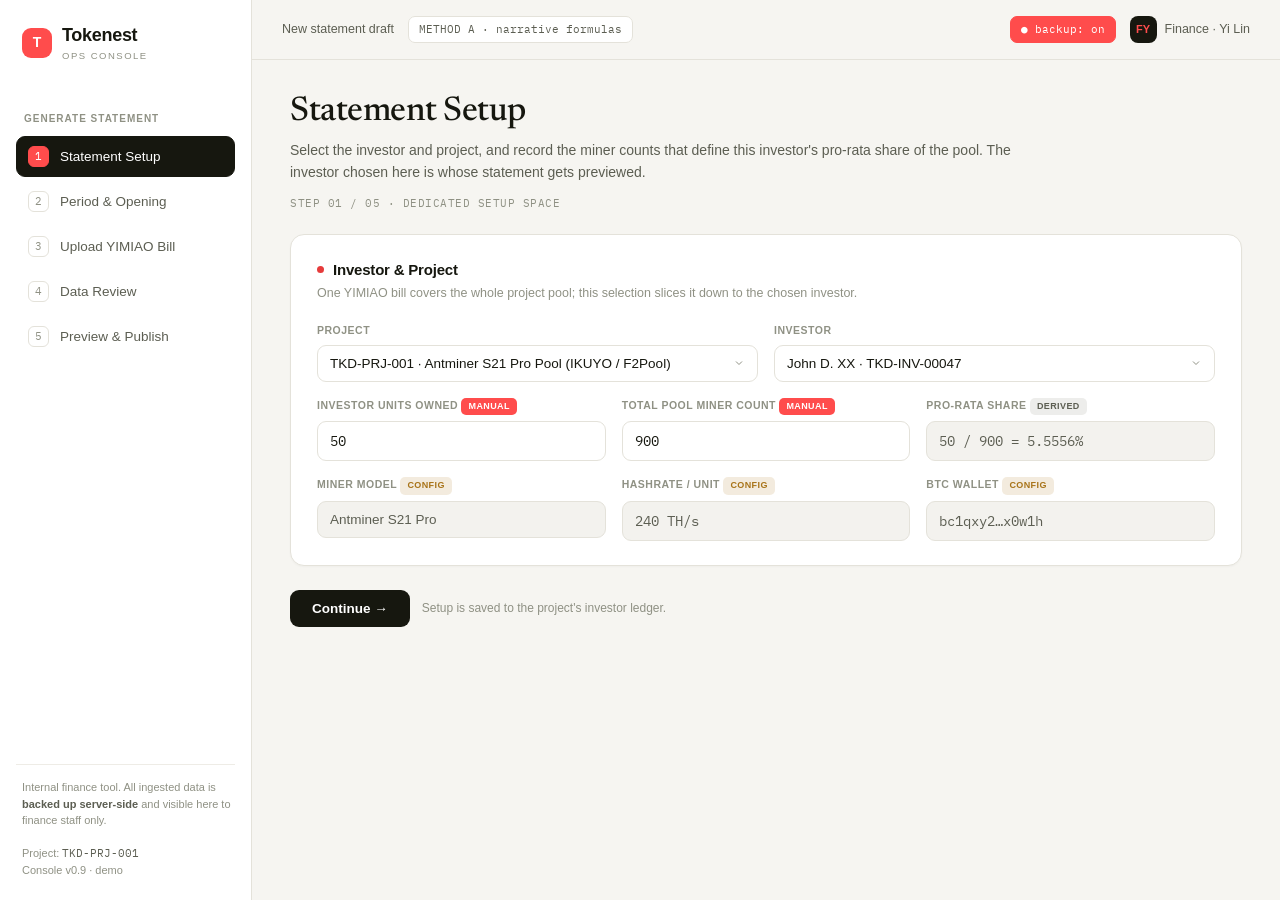
<file: agent-style-demo/apps/tokenest-accounting-statement-v2/index_1.html>
<!DOCTYPE html>
<html lang="en">
<head>
<meta charset="UTF-8">
<meta name="viewport" content="width=device-width, initial-scale=1.0">
<title>Tokenest · TKD Statement Automation</title>
<style>
  @import url('https://fonts.googleapis.com/css2?family=Newsreader:opsz,wght@6..72,400;6..72,500;6..72,600&family=IBM+Plex+Mono:wght@400;500;600&display=swap');

  :root{
    --bg:#f6f5f1;          /* warm off-white, Ramp canvas */
    --panel:#ffffff;
    --panel-2:#f3f2ee;
    --line:#e4e2da;
    --line-soft:#eeece6;
    --ink:#16170f;          /* near-black */
    --ink-dim:#5c5e52;
    --ink-faint:#8f9184;
    --accent:#1a1c12;       /* Ramp uses near-black as primary action */
    --accent-dim:#000;
    --yellow:#ff4c4c;       /* accent red */
    --yellow-deep:#e63b3b;
    --green:#1f8a4c;
    --red:#c8362e;
    --blue:#2f6fd6;
    --gold:#a8741a;
    --radius:14px;
    --mono:'IBM Plex Mono',monospace;
    --sans:-apple-system,BlinkMacSystemFont,'Segoe UI',Helvetica,Arial,sans-serif;
    --serif:'Newsreader',Georgia,serif;
  }
  *{box-sizing:border-box;margin:0;padding:0}
  html,body{background:var(--bg);color:var(--ink);font-family:var(--sans);font-size:14px;line-height:1.5;-webkit-font-smoothing:antialiased}
  .app{display:flex;min-height:100vh}

  /* ---------- Sidebar ---------- */
  .side{width:252px;flex:0 0 252px;background:var(--panel);border-right:1px solid var(--line);padding:22px 16px;position:sticky;top:0;height:100vh;display:flex;flex-direction:column;gap:4px}
  .brand{display:flex;align-items:center;gap:10px;margin-bottom:28px;padding:0 6px}
  .brand .logo{width:30px;height:30px;border-radius:9px;background:var(--yellow);display:flex;align-items:center;justify-content:center;font-weight:700;color:#fff;font-size:14px}
  .brand b{font-size:18px;letter-spacing:-.3px;font-weight:600}
  .brand span{display:block;font-size:9.5px;color:var(--ink-faint);letter-spacing:1.5px;text-transform:uppercase;margin-top:0}
  .nav-label{font-size:10px;letter-spacing:1px;text-transform:uppercase;color:var(--ink-faint);margin:16px 8px 6px;font-weight:600}
  .step{display:flex;align-items:center;gap:11px;padding:9px 11px;border-radius:9px;color:var(--ink-dim);cursor:pointer;border:1px solid transparent;transition:.13s;font-size:13.5px}
  .step:hover{background:var(--panel-2)}
  .step.active{background:var(--ink);border-color:var(--ink);color:#fff}
  .step.done{color:var(--ink)}
  .step .num{width:21px;height:21px;flex:0 0 21px;border-radius:6px;border:1px solid var(--line);display:flex;align-items:center;justify-content:center;font-family:var(--mono);font-size:10.5px;color:var(--ink-faint)}
  .step.active .num{border-color:var(--yellow);background:var(--yellow);color:#fff}
  .step.done .num{background:var(--ink);border-color:var(--ink);color:var(--yellow)}
  .side-foot{margin-top:auto;font-size:11px;color:var(--ink-faint);border-top:1px solid var(--line-soft);padding-top:14px;padding-left:6px}
  .side-foot code{font-family:var(--mono);color:var(--ink-dim)}
  .side-foot b{color:var(--ink-dim)}

  /* ---------- Main ---------- */
  .main{flex:1;min-width:0;display:flex;flex-direction:column}
  .topbar{height:60px;border-bottom:1px solid var(--line);display:flex;align-items:center;padding:0 30px;gap:14px;background:rgba(246,245,241,.85);backdrop-filter:blur(8px);position:sticky;top:0;z-index:20}
  .topbar .ctx{font-size:12.5px;color:var(--ink-dim)}
  .topbar .ctx b{color:var(--ink);font-weight:600}
  .pill{font-family:var(--mono);font-size:11px;padding:4px 10px;border-radius:7px;border:1px solid var(--line);color:var(--ink-dim);background:var(--panel)}
  .pill.live{border-color:var(--yellow);color:#fff;background:var(--yellow)}
  .spacer{flex:1}
  .who{font-size:12.5px;color:var(--ink-dim);display:flex;align-items:center;gap:8px}
  .who .av{width:27px;height:27px;border-radius:8px;background:var(--ink);display:flex;align-items:center;justify-content:center;font-size:11px;color:var(--yellow);font-weight:600}

  .stage{padding:34px 38px 90px;max-width:1180px;width:100%;margin:0 auto}
  .h1{font-family:var(--serif);font-size:34px;font-weight:500;letter-spacing:-.5px;line-height:1.1}
  .sub{color:var(--ink-dim);margin-top:9px;font-size:14px;max-width:730px;line-height:1.55}
  .stepline{display:flex;align-items:center;gap:8px;margin-top:12px;font-size:10.5px;color:var(--ink-faint);font-family:var(--mono);letter-spacing:.5px}

  .card{background:var(--panel);border:1px solid var(--line);border-radius:var(--radius);padding:24px 26px;margin-top:22px;box-shadow:0 1px 2px rgba(20,23,15,.03)}
  .card h3{font-size:15px;font-weight:600;display:flex;align-items:center;gap:9px;margin-bottom:3px;letter-spacing:-.2px}
  .card h3 .dot{width:7px;height:7px;border-radius:50%;background:var(--yellow-deep)}
  .card .hint{font-size:12.5px;color:var(--ink-faint);margin-bottom:20px}

  .grid{display:grid;gap:16px}
  .g2{grid-template-columns:1fr 1fr}
  .g3{grid-template-columns:1fr 1fr 1fr}
  label.fl{display:block;font-size:10.5px;letter-spacing:.5px;text-transform:uppercase;color:var(--ink-faint);margin-bottom:6px;font-weight:600}
  .ctrl,select,input{width:100%;background:var(--panel);border:1px solid var(--line);color:var(--ink);border-radius:9px;padding:10px 12px;font-family:var(--sans);font-size:13.5px;outline:none;transition:.13s}
  .ctrl:focus,select:focus,input:focus{border-color:var(--ink);box-shadow:0 0 0 3px rgba(255,76,76,.25)}
  input[readonly]{background:var(--panel-2);color:var(--ink-dim)}
  input.mono{font-family:var(--mono)}
  select{appearance:none;background-image:url("data:image/svg+xml;utf8,<svg xmlns='http://www.w3.org/2000/svg' width='12' height='12' viewBox='0 0 24 24' fill='none' stroke='%238f9184' stroke-width='2'><path d='M6 9l6 6 6-6'/></svg>");background-repeat:no-repeat;background-position:right 12px center}

  .btn{display:inline-flex;align-items:center;gap:8px;background:var(--ink);color:#fff;border:none;border-radius:9px;padding:11px 22px;font-size:13.5px;font-weight:600;cursor:pointer;transition:.13s;font-family:var(--sans)}
  .btn:hover{background:#000;transform:translateY(-1px)}
  .btn.ghost{background:var(--panel);border:1px solid var(--line);color:var(--ink-dim)}
  .btn.ghost:hover{border-color:var(--ink);color:var(--ink);transform:none}
  .btn.yellow{background:var(--yellow);color:#fff}
  .btn.yellow:hover{background:var(--yellow-deep)}
  .btn:disabled{opacity:.35;cursor:not-allowed;transform:none}
  .actions{display:flex;gap:12px;margin-top:24px;align-items:center}
  .actions span{color:var(--ink-faint);font-size:12px}

  .uploadzone{border:1.5px dashed var(--line);border-radius:12px;padding:34px;text-align:center;cursor:pointer;transition:.13s;background:var(--panel-2)}
  .uploadzone:hover{border-color:var(--yellow-deep);background:#fff6f6}
  .uploadzone .ic{font-size:26px;margin-bottom:8px}
  .uploadzone b{font-weight:600}
  .uploadzone p{color:var(--ink-faint);font-size:12px;margin-top:4px}
  .filechip{display:flex;align-items:center;gap:10px;background:var(--panel-2);border:1px solid var(--line);border-radius:9px;padding:10px 13px;margin-top:10px;font-size:12.5px}
  .filechip .x{margin-left:auto;color:var(--ink-faint);cursor:pointer}
  .filechip .ok{color:var(--green);font-family:var(--mono);font-size:11px;font-weight:500}

  table.data{width:100%;border-collapse:collapse;font-size:12.5px;margin-top:6px}
  table.data th{text-align:left;font-size:10px;letter-spacing:.6px;text-transform:uppercase;color:var(--ink-faint);font-weight:600;padding:9px 10px;border-bottom:1px solid var(--line)}
  table.data td{padding:9px 10px;border-bottom:1px solid var(--line-soft);font-family:var(--mono);font-size:12px}
  table.data td.lbl{font-family:var(--sans);color:var(--ink-dim)}
  table.data tr:hover td{background:var(--panel-2)}
  .src{display:inline-block;font-size:9px;letter-spacing:.4px;text-transform:uppercase;padding:2px 7px;border-radius:5px;font-family:var(--sans);font-weight:700}
  .src.ocr{background:rgba(47,111,214,.12);color:var(--blue)}
  .src.f2{background:rgba(31,138,76,.12);color:var(--green)}
  .src.cfg{background:rgba(168,116,26,.14);color:var(--gold)}
  .src.man{background:var(--yellow);color:#fff}
  .src.calc{background:rgba(143,145,132,.16);color:var(--ink-dim)}

  .kpi{display:grid;grid-template-columns:repeat(4,1fr);gap:14px;margin-top:18px}
  .kpi .b{background:var(--panel-2);border:1px solid var(--line);border-radius:10px;padding:14px 16px}
  .kpi .b small{font-size:10px;letter-spacing:.6px;text-transform:uppercase;color:var(--ink-faint)}
  .kpi .b div{font-family:var(--mono);font-size:18px;margin-top:5px;font-weight:500}

  .banner{display:flex;gap:12px;align-items:flex-start;border-radius:10px;padding:13px 15px;font-size:12.5px;margin-top:16px;border:1px solid}
  .banner.warn{background:#fbf4dd;border-color:#e8d48f;color:#7a5f12}
  .banner.ok{background:#eafaef;border-color:#b6e3c4;color:#1c6b3c}
  .banner .bi{font-size:15px;line-height:1.2}
  .banner b{color:var(--ink)}

  /* ---------- Statement preview ---------- */
  .docwrap{background:var(--panel-2);border-radius:14px;padding:0;overflow:hidden;border:1px solid var(--line);margin-top:18px}
  .doc{background:#fff;color:#1a1a1a;font-family:Georgia,'Times New Roman',serif;padding:44px 50px;max-width:820px;margin:24px auto;box-shadow:0 6px 30px rgba(20,23,15,.1)}
  .doc .dhead{display:flex;justify-content:space-between;align-items:flex-start;border-bottom:2px solid #1a1a1a;padding-bottom:14px}
  .doc .dlogo{display:flex;align-items:center;gap:9px}
  .doc .dlogo .m{width:26px;height:26px;border-radius:50%;background:var(--yellow);color:#fff;display:flex;align-items:center;justify-content:center;font-weight:700;font-size:11px;font-family:var(--sans)}
  .doc .dlogo b{font-family:var(--sans);font-weight:700;font-size:18px;letter-spacing:1px}
  .doc .dtitle{text-align:right}
  .doc .dtitle h2{font-family:var(--sans);font-size:16px;letter-spacing:1px;font-weight:700}
  .doc .dtitle p{font-size:11px;color:#555;font-family:var(--sans);margin-top:2px}
  .doc .meta{display:grid;grid-template-columns:repeat(3,1fr);gap:14px;margin:16px 0 6px;font-family:var(--sans)}
  .doc .meta small{font-size:9px;letter-spacing:1px;color:#888;text-transform:uppercase;display:block}
  .doc .meta b{font-size:13px}
  .doc .sec{font-family:var(--sans);font-size:11px;letter-spacing:.5px;font-weight:700;text-transform:uppercase;background:#ececec;padding:6px 10px;margin:22px 0 10px}
  .doc table{width:100%;border-collapse:collapse;font-family:var(--sans);font-size:11.5px}
  .doc table td{padding:5px 8px;border-bottom:1px solid #eee}
  .doc table td.r{text-align:right;font-variant-numeric:tabular-nums}
  .doc table td.lab{color:#333}
  .doc table td.basis{color:#999;font-size:10px;font-family:var(--mono)}
  .doc .subt td{font-weight:700;border-top:1px solid #ccc;border-bottom:none}
  .doc .totl td{font-weight:700;background:#f6f6f6}
  .doc .neg{color:#c8362e}
  .doc .pos{color:#1a7a44}
  .doc .docfoot{margin-top:26px;border-top:1px solid #ddd;padding-top:10px;font-family:var(--sans);font-size:9.5px;color:#999;display:flex;justify-content:space-between}
  .pagetag{text-align:center;font-family:var(--sans);font-size:10px;color:var(--ink-faint);padding:8px;letter-spacing:1px;font-weight:600}
  .doc{position:relative}
  .doc::after{content:"PREVIEW · NOT PUBLISHED";position:absolute;top:46%;left:50%;transform:translate(-50%,-50%) rotate(-24deg);font-family:var(--sans);font-size:46px;font-weight:800;color:rgba(200,54,46,.06);letter-spacing:6px;pointer-events:none;white-space:nowrap}

  .twocol{display:grid;grid-template-columns:1fr 1fr;gap:14px}
  .minih{font-size:11px;letter-spacing:.6px;text-transform:uppercase;color:var(--ink-faint);margin:2px 0 8px}

  .modal-bg{position:fixed;inset:0;background:rgba(20,23,15,.4);backdrop-filter:blur(4px);display:flex;align-items:center;justify-content:center;z-index:100}
  .modal{background:var(--panel);border:1px solid var(--line);border-radius:16px;width:480px;max-width:92vw;padding:28px;box-shadow:0 30px 80px rgba(20,23,15,.25)}
  .modal h3{font-family:var(--serif);font-size:24px;margin-bottom:8px;font-weight:500}
  .modal p{color:var(--ink-dim);font-size:13px;margin-bottom:6px}
  .modal .sumbox{background:var(--panel-2);border:1px solid var(--line);border-radius:10px;padding:15px;margin:16px 0;font-size:12.5px}
  .modal .sumbox .row{display:flex;justify-content:space-between;padding:4px 0}
  .modal .sumbox .row b{font-family:var(--mono)}
  .modal .mact{display:flex;gap:10px;justify-content:flex-end;margin-top:18px}

  .hide{display:none!important}
  .toast{position:fixed;bottom:26px;left:50%;transform:translateX(-50%);background:var(--ink);color:var(--yellow);padding:13px 24px;border-radius:30px;font-weight:600;font-size:13px;z-index:200;box-shadow:0 10px 30px rgba(20,23,15,.3)}

  .radio-row{display:flex;gap:10px;margin-top:4px}
  .radio-card{flex:1;border:1px solid var(--line);border-radius:11px;padding:14px 15px;cursor:pointer;transition:.13s;background:var(--panel)}
  .radio-card:hover{border-color:var(--ink-faint)}
  .radio-card.sel{border-color:var(--ink);background:#fff6f6;box-shadow:0 0 0 3px rgba(255,76,76,.2)}
  .radio-card b{font-size:13.5px}
  .radio-card p{font-size:11.5px;color:var(--ink-faint);margin-top:3px}
  .legend{display:flex;flex-wrap:wrap;gap:14px;margin-top:16px;font-size:11px;color:var(--ink-dim)}
  .legend span{display:inline-flex;align-items:center;gap:6px}
</style>
</head>
<body>
<div class="app">
  <!-- SIDEBAR -->
  <aside class="side">
    <div class="brand">
      <div class="logo">T</div>
      <div><b>Tokenest</b><span>Ops Console</span></div>
    </div>
    <div class="nav-label">Generate Statement</div>
    <div class="step active" data-step="1" id="nav1"><div class="num">1</div><div>Statement Setup</div></div>
    <div class="step" data-step="2" id="nav2"><div class="num">2</div><div>Period &amp; Opening</div></div>
    <div class="step" data-step="3" id="nav3"><div class="num">3</div><div>Upload YIMIAO Bill</div></div>
    <div class="step" data-step="4" id="nav4"><div class="num">4</div><div>Data Review</div></div>
    <div class="step" data-step="5" id="nav5"><div class="num">5</div><div>Preview &amp; Publish</div></div>
    <div class="side-foot">
      Internal finance tool. All ingested data is <b>backed up server-side</b> and visible here to finance staff only.<br><br>
      Project: <code>TKD-PRJ-001</code><br>Console v0.9 · demo
    </div>
  </aside>

  <!-- MAIN -->
  <div class="main">
    <div class="topbar">
      <div class="ctx" id="topctx">New statement draft</div>
      <span class="pill" id="pillmode">METHOD A · narrative formulas</span>
      <div class="spacer"></div>
      <div class="pill live">● backup: on</div>
      <div class="who"><div class="av">FY</div> Finance · Yi Lin</div>
    </div>

    <div class="stage">

      <!-- ===================== STEP 1 ===================== -->
      <section id="s1">
        <div class="h1">Statement Setup</div>
        <div class="sub">Select the investor and project, and record the miner counts that define this investor's pro-rata share of the pool. The investor chosen here is whose statement gets previewed.</div>
        <div class="stepline">STEP 01 / 05 · DEDICATED SETUP SPACE</div>

        <div class="card">
          <h3><span class="dot"></span>Investor &amp; Project</h3>
          <div class="hint">One YIMIAO bill covers the whole project pool; this selection slices it down to the chosen investor.</div>
          <div class="grid g2">
            <div>
              <label class="fl">Project</label>
              <select id="f_project">
                <option value="TKD-PRJ-001">TKD-PRJ-001 · Antminer S21 Pro Pool (IKUYO / F2Pool)</option>
                <option value="TKD-PRJ-002">TKD-PRJ-002 · S21 Hydro Pool</option>
              </select>
            </div>
            <div>
              <label class="fl">Investor</label>
              <select id="f_investor">
                <option value="John D. XX|TKD-INV-00047|bc1qxy2…x0w1h|50">John D. XX · TKD-INV-00047</option>
                <option value="Aiko T.|TKD-INV-00031|bc1q8h4…m2v9p|120">Aiko T. · TKD-INV-00031</option>
                <option value="Marcus L.|TKD-INV-00088|bc1qr7t…k4d1s|35">Marcus L. · TKD-INV-00088</option>
              </select>
            </div>
          </div>
          <div class="grid g3" style="margin-top:16px">
            <div>
              <label class="fl">Investor units owned <span class="src man">manual</span></label>
              <input class="mono" id="f_units" type="number" value="50">
            </div>
            <div>
              <label class="fl">Total pool miner count <span class="src man">manual</span></label>
              <input class="mono" id="f_pool" type="number" value="900">
            </div>
            <div>
              <label class="fl">Pro-rata share <span class="src calc">derived</span></label>
              <input class="mono" id="f_share" value="50 / 900 = 5.5556%" readonly>
            </div>
          </div>
          <div class="grid g3" style="margin-top:16px">
            <div><label class="fl">Miner model <span class="src cfg">config</span></label><input id="f_model" value="Antminer S21 Pro" readonly></div>
            <div><label class="fl">Hashrate / unit <span class="src cfg">config</span></label><input class="mono" id="f_hr" value="240 TH/s" readonly></div>
            <div><label class="fl">BTC wallet <span class="src cfg">config</span></label><input class="mono" id="f_wallet" value="bc1qxy2…x0w1h" readonly></div>
          </div>
        </div>
        <div class="actions">
          <button class="btn" onclick="go(2)">Continue →</button>
          <span style="color:var(--ink-faint);font-size:12px">Setup is saved to the project's investor ledger.</span>
        </div>
      </section>

      <!-- ===================== STEP 2 ===================== -->
      <section id="s2" class="hide">
        <div class="h1">Period &amp; Opening Balance</div>
        <div class="sub">Choose the statement month and carry in the opening balance. Opening balance is entered manually (carried from last month's closing).</div>
        <div class="stepline">STEP 02 / 05</div>

        <div class="card">
          <h3><span class="dot"></span>Statement Period</h3>
          <div class="hint">Determines days in period and guards against re-publishing an already-issued month.</div>
          <div class="grid g3">
            <div>
              <label class="fl">Month</label>
              <select id="f_month">
                <option value="2026-04|Apr 1 – Apr 30 2026|30">April 2026</option>
                <option value="2026-02|Feb 1 – Feb 28 2026|28">February 2026</option>
                <option value="2026-03|Mar 1 – Mar 31 2026|31">March 2026</option>
              </select>
            </div>
            <div><label class="fl">Days in period <span class="src calc">derived</span></label><input class="mono" id="f_days" value="30" readonly></div>
            <div><label class="fl">Statement No. <span class="src calc">auto</span></label><input class="mono" id="f_stmtno" value="TKD-2026-04-0047" readonly></div>
          </div>
          <div class="grid g2" style="margin-top:16px">
            <div>
              <label class="fl">Opening balance — BTC <span class="src man">manual</span></label>
              <input class="mono" id="f_open" type="number" step="0.00000001" value="0.00358800">
            </div>
            <div>
              <label class="fl">Investor withdrawal — BTC <span class="src man">manual</span></label>
              <input class="mono" id="f_wdr" type="number" step="0.00000001" value="0.00000000">
            </div>
          </div>
          <div class="banner ok"><span class="bi">✓</span><div>No prior statement found for <b>TKD-INV-00047 · 2026-04</b>. Safe to proceed.</div></div>
        </div>

        <div class="card">
          <h3><span class="dot"></span>Pricing &amp; reserve settlement</h3>
          <div class="hint">Reporting price is for USD display only. Operating costs are settled in BTC at the <b>fixed reserve rate</b> (the rate at which USD was pre-purchased into the reserve) — not the market price.</div>

          <div class="grid g3">
            <div>
              <label class="fl">Reference BTC price <span class="src f2">external</span></label>
              <input class="mono" id="f_refprice" value="$96,420" readonly>
              <div style="font-size:11px;color:var(--ink-faint);margin-top:5px">CoinGecko spot index · 2026-04-30 00:00 UTC</div>
            </div>
            <div>
              <label class="fl">Avg BTC price for reporting <span class="src man">manual</span></label>
              <input class="mono" id="f_reportprice" type="number" value="96400">
              <button class="btn ghost" style="padding:6px 12px;font-size:11px;margin-top:6px" onclick="useRef()">Use reference price</button>
            </div>
            <div>
              <label class="fl">Fixed reserve BTC/USD rate <span class="src man">manual</span></label>
              <input class="mono" id="f_reserverate" type="number" value="96400">
              <div style="font-size:11px;color:var(--ink-faint);margin-top:5px">Rate USD was bought into reserve at</div>
            </div>
          </div>

          <div class="grid g2" style="margin-top:16px">
            <div>
              <label class="fl">Reserve settlement time <span class="src man">manual</span></label>
              <input id="f_settletime" type="datetime-local" value="2026-04-30T16:30">
            </div>
            <div>
              <label class="fl">Payment reference <span class="src man">manual</span></label>
              <input class="mono" id="f_payref" value="RSV-2026-04-0047">
            </div>
          </div>

          <div class="banner warn" style="margin-top:18px"><span class="bi">ⓘ</span><div>
            Operating cost → BTC uses the <b>fixed reserve rate</b>, e.g. fleet cost
            <b>$<span id="rsvUsd">308,272.99</span> ÷ <span id="rsvRate">96,400</span> = <span id="rsvBtc">3.198000</span> BTC</b>.
            Changing the reserve rate moves the BTC cost without touching the USD invoice.</div></div>
        </div>

        <div class="actions">
          <button class="btn ghost" onclick="go(1)">← Back</button>
          <button class="btn" onclick="go(3)">Continue →</button>
        </div>
      </section>

      <!-- ===================== STEP 3 ===================== -->
      <section id="s3" class="hide">
        <div class="h1">Upload YIMIAO Bill</div>
        <div class="sub">Attach the supplier invoices for this <b>project + month</b>: the electricity Operating-Cost bill and the Management-Fee bill (each with Appendix A). OCR extracts the figures; nothing is published from this step.</div>
        <div class="stepline">STEP 03 / 05 · PROJECT-LEVEL DOCUMENTS</div>

        <div class="card">
          <h3><span class="dot"></span>Supplier Invoices · YIMIAO TECH PTE. LTD.</h3>
          <div class="hint">Drag &amp; drop or click. Demo is pre-loaded with the April 2026 IKUYO bills.</div>
          <div class="uploadzone" onclick="loadBills()">
            <div class="ic">📄</div>
            <b>Drop YIMIAO PDFs here</b>
            <p>invoice-…Operating-Cost.pdf · invoice-…Management-Fee.pdf</p>
          </div>
          <div id="billchips"></div>
        </div>
        <div class="actions">
          <button class="btn ghost" onclick="go(2)">← Back</button>
          <button class="btn" id="b3next" disabled onclick="go(4)">Run OCR &amp; Continue →</button>
        </div>
      </section>

      <!-- ===================== STEP 4 ===================== -->
      <section id="s4" class="hide">
        <div class="h1">Data Review</div>
        <div class="sub">Every ingested field with its source. This view is for <b>finance staff only</b> — it shows the real underlying data (backed up server-side) that the customer never sees. The TKD statement itself is not shown on this screen.</div>
        <div class="stepline">STEP 04 / 05 · FINANCE-ONLY · BACKED UP</div>

        <div class="legend">
          <span><i class="src ocr">OCR</i> from YIMIAO bill</span>
          <span><i class="src f2">F2POOL</i> mining telemetry</span>
          <span><i class="src cfg">CONFIG</i> platform constant</span>
          <span><i class="src man">MANUAL</i> finance input</span>
          <span><i class="src calc">CALC</i> derived</span>
        </div>

        <div class="card">
          <h3><span class="dot"></span>Project-level real data <span class="src ocr" style="margin-left:6px">OCR + F2POOL</span></h3>
          <div class="hint">Pool totals straight from YIMIAO Appendix A / F2Pool. These are the true numbers.</div>
          <table class="data">
            <thead><tr><th style="width:38%">Field</th><th>Value</th><th>Source</th></tr></thead>
            <tbody id="t_real"></tbody>
          </table>
        </div>

        <div class="card">
          <h3><span class="dot"></span>OCR pricing parameters <span class="src ocr" style="margin-left:6px">OCR — remark line</span></h3>
          <div class="hint">Parsed from the invoice remark formula. Auto re-computed below to validate the bill total.</div>
          <table class="data">
            <thead><tr><th style="width:38%">Parameter</th><th>Value</th><th>Source</th></tr></thead>
            <tbody id="t_params"></tbody>
          </table>
          <div id="validbox"></div>
        </div>

        <div class="card">
          <h3><span class="dot"></span>Investor allocation (this statement) <span class="src calc" style="margin-left:6px">CALC</span></h3>
          <table class="data">
            <thead><tr><th style="width:38%">Field</th><th>Value</th><th>Source</th></tr></thead>
            <tbody id="t_alloc"></tbody>
          </table>
        </div>

        <div class="card">
          <h3><span class="dot"></span>Formula mapping <span class="src calc" style="margin-left:6px">AUDIT TRAIL</span></h3>
          <div class="hint">Every derived figure traces back to an explicit formula. Note the cost-to-BTC line uses the fixed reserve rate.</div>
          <table class="data">
            <tbody>
              <tr><td class="lbl">Investor share</td><td>Investor units ÷ fleet units</td></tr>
              <tr><td class="lbl">Operating cost share</td><td>Total operating costs × investor share</td></tr>
              <tr><td class="lbl">Cost converted to BTC</td><td>Op-cost share USD ÷ <b>fixed reserve settlement rate</b></td></tr>
              <tr><td class="lbl">Gross value (USD)</td><td>Investor BTC × <b>reporting</b> BTC price</td></tr>
              <tr><td class="lbl">Platform fees</td><td>Gross investor BTC × (operator 6% + admin 4%)</td></tr>
              <tr><td class="lbl">Investor net</td><td>Gross BTC − op-cost BTC − platform fee BTC</td></tr>
              <tr><td class="lbl">Closing balance</td><td>Opening + mined − op-cost BTC − fees − withdrawal</td></tr>
            </tbody>
          </table>
        </div>

        <div class="actions">
          <button class="btn ghost" onclick="go(3)">← Back</button>
          <button class="btn" onclick="go(5)">Generate TKD Statement →</button>
        </div>
      </section>

      <!-- ===================== STEP 5 ===================== -->
      <section id="s5" class="hide">
        <div class="h1">Preview &amp; Publish</div>
        <div class="sub">Auto-generated TKD monthly statement for the investor selected in setup. Method A: the cost breakdown uses TKD's narrative formulas, so its sub-totals may differ from the YIMIAO real total — both are surfaced for finance.</div>
        <div class="stepline">STEP 05 / 05 · PREVIEW ONLY UNTIL PUBLISHED</div>

        <div id="methodA_note" class="banner warn"><span class="bi">⚠</span><div><b>Method A reconciliation:</b> <span id="reconLine"></span></div></div>

        <div class="docwrap">
          <div class="pagetag">PAGE 1 — ASSET, MINING &amp; OPERATING COSTS</div>
          <div class="doc" id="docPage1"></div>
          <div class="pagetag">PAGE 2 — EARNINGS &amp; FEE WATERFALL · ACCOUNT STATEMENT</div>
          <div class="doc" id="docPage2"></div>
        </div>

        <div class="card">
          <h3><span class="dot"></span>Publish schedule</h3>
          <div class="hint">Auto-publish is off by default. Pick how this statement is released to the investor.</div>
          <div class="radio-row" id="schedRow">
            <div class="radio-card sel" data-sched="now" onclick="pickSched(this)"><b>Publish now</b><p>Release immediately to investor portal &amp; email.</p></div>
            <div class="radio-card" data-sched="schedule" onclick="pickSched(this)"><b>Schedule</b><p>Release on a chosen date/time.</p></div>
            <div class="radio-card" data-sched="draft" onclick="pickSched(this)"><b>Save as draft</b><p>Keep internal; do not release.</p></div>
          </div>
          <div id="schedDate" class="hide" style="margin-top:14px;max-width:280px">
            <label class="fl">Release at</label>
            <input type="datetime-local" id="f_sched" value="2026-05-01T09:00">
          </div>
        </div>

        <div class="actions">
          <button class="btn ghost" onclick="go(4)">← Back</button>
          <button class="btn yellow" id="publishBtn" onclick="askPublish()">Publish statement</button>
        </div>
      </section>

    </div>
  </div>
</div>

<!-- MODAL -->
<div id="modal" class="modal-bg hide">
  <div class="modal">
    <h3>Confirm publish</h3>
    <p>You're about to release this statement to the investor. This action notifies the investor and writes the closing balance to their ledger.</p>
    <div class="sumbox" id="modalsum"></div>
    <div class="mact">
      <button class="btn ghost" onclick="closeModal()">Cancel</button>
      <button class="btn yellow" onclick="confirmPublish()">Yes, publish now</button>
    </div>
  </div>
</div>
<div id="toast" class="toast hide"></div>

<script>
/* ----------------- STATE ----------------- */
const S = {
  units:50, pool:900, days:30, openBal:0.003588, wdr:0,
  investor:'John D. XX', invId:'TKD-INV-00047', wallet:'bc1qxy2…x0w1h',
  month:'Apr 1 – Apr 30 2026', stmtNo:'TKD-2026-04-0047',
  reportPrice:96400,            // USD display only
  refPrice:96420,               // external feed (CoinGecko)
  reserveRate:96400,            // FIXED rate USD bought into reserve — settles op-cost
  settleTime:'2026-04-30 16:30',
  payRef:'RSV-2026-04-0047',
  billsLoaded:false, sched:'now'
};

/* Real YIMIAO / F2Pool data (April 2026) */
const REAL = {
  totalHashSum:8525515.82,      // sum of daily TH/s (bill basis)
  poolBTC:3.85253921,           // pool gross BTC
  opCostPre:268121.76,          // USD pre-tax (YIMIAO bill 1)
  taxRate:0.14975,
  opCostTax:40151.23,
  opCostTotal:308272.99,        // USD tax-incl
  mgmtFeeBTC:0.23115235,        // YIMIAO bill 2 (6% of income)
  // pricing params from remark
  elecConsumption:0.0165,       // kw/t
  corrFactor:1.0589,
  elecUnit:0.075,               // $/kWh
  hours:24,
  btcPrice:96400                // F2Pool / market
};

const fmt=(n,d=2)=>n.toLocaleString('en-US',{minimumFractionDigits:d,maximumFractionDigits:d});
const btc=(n)=>n.toLocaleString('en-US',{minimumFractionDigits:8,maximumFractionDigits:8});

/* ----------------- NAV ----------------- */
function go(step){
  for(let i=1;i<=5;i++){
    document.getElementById('s'+i).classList.toggle('hide', i!==step);
    const nav=document.getElementById('nav'+i);
    nav.classList.toggle('active', i===step);
    nav.classList.toggle('done', i<step);
  }
  if(step===4) buildReview();
  if(step===5) buildDoc();
  window.scrollTo({top:0,behavior:'smooth'});
  document.getElementById('topctx').innerHTML = 'Draft · <b>'+S.investor+'</b> · '+S.month;
}

/* sync setup inputs */
function syncSetup(){
  S.units=+document.getElementById('f_units').value||0;
  S.pool=+document.getElementById('f_pool').value||1;
  document.getElementById('f_share').value = S.units+' / '+S.pool+' = '+fmt(S.units/S.pool*100,4)+'%';
  const inv=document.getElementById('f_investor').value.split('|');
  S.investor=inv[0];S.invId=inv[1];S.wallet=inv[2];
  document.getElementById('f_wallet').value=inv[2];
}
['f_units','f_pool','f_investor'].forEach(id=>document.getElementById(id).addEventListener('input',syncSetup));
document.getElementById('f_investor').addEventListener('change',()=>{
  const inv=document.getElementById('f_investor').value.split('|');
  document.getElementById('f_units').value=inv[3]; syncSetup();
});
document.getElementById('f_month').addEventListener('change',e=>{
  const m=e.target.value.split('|');S.month=m[1];S.days=+m[2];
  document.getElementById('f_days').value=m[2];
  document.getElementById('f_stmtno').value='TKD-'+m[0]+'-0047';
});
['f_open','f_wdr'].forEach(id=>document.getElementById(id).addEventListener('input',()=>{
  S.openBal=+document.getElementById('f_open').value||0;
  S.wdr=+document.getElementById('f_wdr').value||0;
}));

/* pricing + reserve */
function syncReserve(){
  S.reportPrice=+document.getElementById('f_reportprice').value||0;
  S.reserveRate=+document.getElementById('f_reserverate').value||1;
  S.settleTime=document.getElementById('f_settletime').value.replace('T',' ');
  S.payRef=document.getElementById('f_payref').value;
  // live reserve hint
  document.getElementById('rsvUsd').textContent=fmt(REAL.opCostTotal);
  document.getElementById('rsvRate').textContent=fmt(S.reserveRate,0);
  document.getElementById('rsvBtc').textContent=btc(REAL.opCostTotal/S.reserveRate).slice(0,8);
}
['f_reportprice','f_reserverate','f_settletime','f_payref'].forEach(id=>
  document.getElementById(id).addEventListener('input',syncReserve));
function useRef(){
  document.getElementById('f_reportprice').value=S.refPrice;
  syncReserve();
}

/* ----------------- STEP 3 bills ----------------- */
function loadBills(){
  S.billsLoaded=true;
  document.getElementById('billchips').innerHTML=`
    <div class="filechip">📄 invoice-260501001_YIMIAO_Operating-Cost.pdf <span class="ok">OCR ✓ extracted</span><span class="x" onclick="this.parentElement.remove()">✕</span></div>
    <div class="filechip">📄 invoice-260501002_YIMIAO_Management-Fee.pdf <span class="ok">OCR ✓ extracted</span><span class="x" onclick="this.parentElement.remove()">✕</span></div>
    <div class="banner ok" style="margin-top:12px"><span class="bi">✓</span><div>2 invoices ingested &amp; <b>backed up server-side</b>. Appendix A (29 daily rows) parsed · pool total <b>3.85253921 BTC</b> / <b>8,525,515.82 TH/s</b>.</div></div>`;
  document.getElementById('b3next').disabled=false;
}

/* ----------------- STEP 4 review ----------------- */
function row(l,v,src){return `<tr><td class="lbl">${l}</td><td>${v}</td><td><span class="src ${src.c}">${src.t}</span></td></tr>`;}

function buildReview(){
  // real data
  document.getElementById('t_real').innerHTML =
    row('Total pool hashrate (Σ daily)', fmt(REAL.totalHashSum,2)+' TH/s', {c:'f2',t:'F2Pool'})+
    row('Pool gross BTC mined', btc(REAL.poolBTC)+' BTC', {c:'f2',t:'F2Pool'})+
    row('Operating cost (pre-tax)', '$'+fmt(REAL.opCostPre), {c:'ocr',t:'OCR'})+
    row('Tax @'+(REAL.taxRate*100)+'%', '$'+fmt(REAL.opCostTax), {c:'ocr',t:'OCR'})+
    row('Operating cost total', '<b>$'+fmt(REAL.opCostTotal)+'</b>', {c:'ocr',t:'OCR'})+
    row('Management fee (6% income)', btc(REAL.mgmtFeeBTC)+' BTC', {c:'ocr',t:'OCR'})+
    row('Reference BTC price', '$'+fmt(S.refPrice,0), {c:'f2',t:'EXTERNAL'});

  // params + validation
  document.getElementById('t_params').innerHTML =
    row('Electricity consumption (kw/t)', REAL.elecConsumption, {c:'ocr',t:'OCR'})+
    row('Correction factor', REAL.corrFactor, {c:'ocr',t:'OCR'})+
    row('Electricity unit cost', '$'+REAL.elecUnit+'/kWh', {c:'ocr',t:'OCR'})+
    row('Hours / day', REAL.hours, {c:'ocr',t:'OCR'});

  const recomputed = REAL.totalHashSum*REAL.elecConsumption*REAL.corrFactor*REAL.elecUnit*REAL.hours;
  const diff=Math.abs(recomputed-REAL.opCostPre);
  document.getElementById('validbox').innerHTML =
    `<div class="banner ${diff<1?'ok':'warn'}" ><span class="bi">${diff<1?'✓':'⚠'}</span><div>
      <b>Bill-total validation:</b> Σ hashrate × ${REAL.elecConsumption} × ${REAL.corrFactor} × $${REAL.elecUnit} × ${REAL.hours}
      = <b>$${fmt(recomputed)}</b> vs invoice $${fmt(REAL.opCostPre)} · Δ $${fmt(diff)} — ${diff<1?'matches, no review needed.':'flagged for manual review.'}</div></div>`;

  // allocation — op-cost converts to BTC at FIXED RESERVE RATE
  const share=S.units/S.pool;
  const opCostInvUSD=REAL.opCostTotal*share;
  document.getElementById('t_alloc').innerHTML =
    row('Investor / pool', S.units+' / '+S.pool+' = '+fmt(share*100,4)+'%', {c:'calc',t:'CALC'})+
    row('Investor BTC mined', btc(REAL.poolBTC*share)+' BTC', {c:'calc',t:'CALC'})+
    row('Operating cost (pro-rated, USD)', '$'+fmt(opCostInvUSD), {c:'calc',t:'CALC'})+
    row('Reporting BTC price', '$'+fmt(S.reportPrice,0)+' <span style="color:var(--ink-faint)">· display only</span>', {c:'man',t:'MANUAL'})+
    row('Fixed reserve rate', '$'+fmt(S.reserveRate,0)+' <span style="color:var(--ink-faint)">· settles cost→BTC</span>', {c:'man',t:'MANUAL'})+
    row('Op-cost → BTC (at reserve rate)', btc(opCostInvUSD/S.reserveRate)+' BTC', {c:'calc',t:'CALC'})+
    row('Reserve settlement time', S.settleTime, {c:'man',t:'MANUAL'})+
    row('Payment reference', S.payRef, {c:'man',t:'MANUAL'})+
    row('Opening balance', btc(S.openBal)+' BTC', {c:'man',t:'MANUAL'})+
    row('Withdrawal', btc(S.wdr)+' BTC', {c:'man',t:'MANUAL'});
}

/* ----------------- STEP 5 statement (METHOD A) ----------------- */
function buildDoc(){
  const share=S.units/S.pool;
  const invBTC=REAL.poolBTC*share;
  const grossUSD=invBTC*S.reportPrice;     // reporting price = display only

  /* --- METHOD A narrative cost breakdown (TKD display formulas) --- */
  // narrative fleet power model (independent of YIMIAO total)
  const fleetMW=3.50, uptime=0.99, activeH=24*uptime;
  const kWh=fleetMW*1000*activeH*S.days;
  const powerPre=kWh*0.06;
  const powerTax=powerPre*0.149;
  const hosting=kWh*0.02;
  const phSub=powerPre+powerTax+hosting;
  const insurance=(S.pool*4267*0.011)/12;
  const custody=1500, compliance=15000/12, repairs=0;
  const fixedSub=insurance+custody+compliance+repairs;
  const narrativeTotal=phSub+fixedSub;       // method A total (may differ)
  const realTotal=REAL.opCostTotal;          // YIMIAO truth

  // reconciliation note
  const dlt=narrativeTotal-realTotal;
  document.getElementById('reconLine').innerHTML =
    `narrative breakdown sums to <b>$${fmt(narrativeTotal)}</b>, YIMIAO actual is <b>$${fmt(realTotal)}</b> · Δ <b>$${fmt(Math.abs(dlt))}</b> (${dlt>0?'over':'under'}). Method A keeps the displayed formula; switch to Method B to force the sum to the real total.`;

  // waterfall: op-cost USD pro-rated, converted to BTC at FIXED RESERVE RATE
  const opCostInv=realTotal*share;
  const opCostInvBTC=opCostInv/S.reserveRate;     // ← reserve rate, not reporting price
  const netAfterOp=invBTC-opCostInvBTC;
  const operFee=invBTC*0.06, adminFee=invBTC*0.04;
  const totFee=operFee+adminFee;
  const netInv=netAfterOp-totFee;

  // account statement
  const afterMine=S.openBal+invBTC;
  const afterOp=afterMine-opCostInvBTC;
  const afterFee=afterOp-totFee;
  const closing=afterFee-S.wdr;

  const bd=(l,basis,v)=>`<tr><td class="lab">${l}</td><td class="basis">${basis}</td><td class="r">${v}</td></tr>`;

  document.getElementById('docPage1').innerHTML=`
   <div class="dhead">
     <div class="dlogo"><div class="m">T</div><b>TKD</b></div>
     <div class="dtitle"><h2>MONTHLY MINING STATEMENT</h2>
       <p>Statement No. ${S.stmtNo}</p><p>Period ${S.month}</p><p>Issued 01 May 2026</p></div>
   </div>
   <div class="meta">
     <div><small>Company Name</small><b>${S.investor}</b></div>
     <div><small>Account ID</small><b>${S.invId}</b></div>
     <div><small>BTC Wallet</small><b>${S.wallet}</b></div>
   </div>

   <div class="sec">1 · Asset &amp; Mining Performance</div>
   <table>
     <tr><td class="lab">Model</td><td class="r">Antminer S21 Pro</td></tr>
     <tr><td class="lab">Investor Units Owned</td><td class="r">${S.units}</td></tr>
     <tr><td class="lab">Hashrate per Unit</td><td class="r">240 TH/s</td></tr>
     <tr><td class="lab">Total Fleet Hashrate</td><td class="r">${fmt(S.pool*240,0)} TH/s</td></tr>
     <tr><td class="lab">Server Uptime</td><td class="r">99.0%</td></tr>
     <tr><td class="lab">Total BTC Mined (Gross)</td><td class="r">${btc(REAL.poolBTC)} BTC</td></tr>
     <tr><td class="lab">Total BTC Mined (Investor Pool)</td><td class="r">${btc(invBTC)} BTC</td></tr>
     <tr><td class="lab">Avg. BTC Price (reporting)</td><td class="r">$${fmt(S.reportPrice,0)}</td></tr>
     <tr class="subt"><td>Gross Value (USD)</td><td></td><td class="r">$${fmt(grossUSD)}</td></tr>
   </table>

   <div class="sec">2 · Operating Costs <span style="font-weight:400;text-transform:none;color:#999">(Method A — narrative)</span></div>
   <table>
     ${bd('Power Cost (pre-tax)', fmt(kWh,1)+' kWh × $0.06', '$'+fmt(powerPre))}
     ${bd('Power Tax (14.9%)', '$'+fmt(powerPre)+' × 14.9%', '$'+fmt(powerTax))}
     ${bd('Hosting Fee', fmt(kWh,1)+' kWh × $0.02', '$'+fmt(hosting))}
     <tr class="subt"><td>Subtotal — Power &amp; Hosting</td><td></td><td class="r">$${fmt(phSub)}</td></tr>
     ${bd('Insurance', '('+S.pool+' × 4,267 × 1.1%) ÷ 12', '$'+fmt(insurance))}
     ${bd('Custody Fee', '$1,500 / mo', '$'+fmt(custody))}
     ${bd('Compliance / Audit', '$15,000 p.a. ÷ 12', '$'+fmt(compliance))}
     ${bd('Repairs &amp; Maintenance', 'within warranty', '$'+fmt(repairs))}
     <tr class="subt"><td>Subtotal — Fixed</td><td></td><td class="r">$${fmt(fixedSub)}</td></tr>
     <tr class="totl"><td>Total Operating Costs (displayed)</td><td></td><td class="r">$${fmt(narrativeTotal)}</td></tr>
   </table>
   <table style="margin-top:10px">
     <tr><td class="lab">Reserve settlement — paid in BTC</td><td class="basis">$${fmt(realTotal)} ÷ $${fmt(S.reserveRate,0)} (fixed reserve rate)</td><td class="r">${btc(realTotal/S.reserveRate)} BTC</td></tr>
     <tr><td class="lab">Settled at</td><td class="basis">${S.payRef}</td><td class="r">${S.settleTime}</td></tr>
   </table>
   <div class="docfoot"><span>TKD Group · Private &amp; Confidential</span><span>Page 1</span></div>`;

  document.getElementById('docPage2').innerHTML=`
   <div class="dhead">
     <div class="dlogo"><div class="m">T</div><b>TKD</b></div>
     <div class="dtitle"><h2>EARNINGS &amp; FEE WATERFALL</h2><p>Statement No. ${S.stmtNo}</p></div>
   </div>

   <div class="sec">3 · Earnings &amp; Fee Waterfall</div>
   <table>
     <tr><td class="lab">BTC Mined (Investor Pool)</td><td class="basis">${S.units}/${S.pool} × ${btc(REAL.poolBTC)}</td><td class="r pos">+${btc(invBTC)}</td></tr>
     <tr><td class="lab">Less: Operating Costs (pro-rated)</td><td class="basis">${S.units}/${S.pool} × $${fmt(realTotal)} ÷ $${fmt(S.reserveRate,0)}</td><td class="r neg">−${btc(opCostInvBTC)}</td></tr>
     <tr class="subt"><td>Net BTC After Operating Costs</td><td></td><td class="r">+${btc(netAfterOp)}</td></tr>
     <tr><td class="lab">Operator Fee (6%)</td><td class="basis">6% × ${btc(invBTC)}</td><td class="r neg">−${btc(operFee)}</td></tr>
     <tr><td class="lab">Admin Agent Fee (4%)</td><td class="basis">4% × ${btc(invBTC)}</td><td class="r neg">−${btc(adminFee)}</td></tr>
     <tr class="subt"><td>Total Platform Fees (10%)</td><td></td><td class="r neg">−${btc(totFee)}</td></tr>
     <tr class="totl"><td>Net BTC to Investor</td><td></td><td class="r pos">+${btc(netInv)}</td></tr>
   </table>

   <div class="sec">Account Statement</div>
   <table>
     <tr><td class="lab">Opening Balance</td><td class="basis">manual carry-in</td><td class="r">${btc(S.openBal)}</td></tr>
     <tr><td class="lab">Investor BTC Mined</td><td class="basis">MNG</td><td class="r pos">+${btc(invBTC)}</td></tr>
     <tr><td class="lab">Operating Costs Deducted</td><td class="basis">OPC</td><td class="r neg">−${btc(opCostInvBTC)}</td></tr>
     <tr><td class="lab">Platform Fees Deducted</td><td class="basis">FEE</td><td class="r neg">−${btc(totFee)}</td></tr>
     <tr><td class="lab">Investor Withdrawal</td><td class="basis">WDR</td><td class="r neg">−${btc(S.wdr)}</td></tr>
     <tr class="totl"><td>Closing Balance</td><td></td><td class="r">${btc(closing)}</td></tr>
   </table>
   <div class="docfoot"><span>≈ $${fmt(closing*S.reportPrice)} at $${fmt(S.reportPrice,0)}/BTC (reporting) · carries to next month</span><span>Page 2</span></div>`;

  // stash for modal
  S._closing=closing; S._netInv=netInv;
}

/* ----------------- schedule + publish ----------------- */
function pickSched(el){
  document.querySelectorAll('#schedRow .radio-card').forEach(c=>c.classList.remove('sel'));
  el.classList.add('sel'); S.sched=el.dataset.sched;
  document.getElementById('schedDate').classList.toggle('hide', S.sched!=='schedule');
  const lbl={now:'Publish statement',schedule:'Schedule statement',draft:'Save draft'};
  document.getElementById('publishBtn').textContent=lbl[S.sched];
}
function askPublish(){
  if(S.sched==='draft'){ doToast('Saved as draft · not released'); return; }
  document.getElementById('modalsum').innerHTML=`
    <div class="row"><span>Investor</span><b>${S.investor} · ${S.invId}</b></div>
    <div class="row"><span>Period</span><b>${S.month}</b></div>
    <div class="row"><span>Net BTC to investor</span><b>${btc(S._netInv)} BTC</b></div>
    <div class="row"><span>Closing balance</span><b>${btc(S._closing)} BTC</b></div>
    <div class="row"><span>Release</span><b>${S.sched==='now'?'Immediately':document.getElementById('f_sched').value.replace('T',' ')}</b></div>`;
  document.getElementById('modal').classList.remove('hide');
}
function closeModal(){document.getElementById('modal').classList.add('hide');}
function confirmPublish(){
  closeModal();
  doToast(S.sched==='now'?'✓ Statement published to investor':'✓ Statement scheduled');
}
function doToast(msg){
  const t=document.getElementById('toast');t.textContent=msg;t.classList.remove('hide');
  setTimeout(()=>t.classList.add('hide'),2600);
}

syncSetup();
syncReserve();
</script>
</body>
</html>
</file>
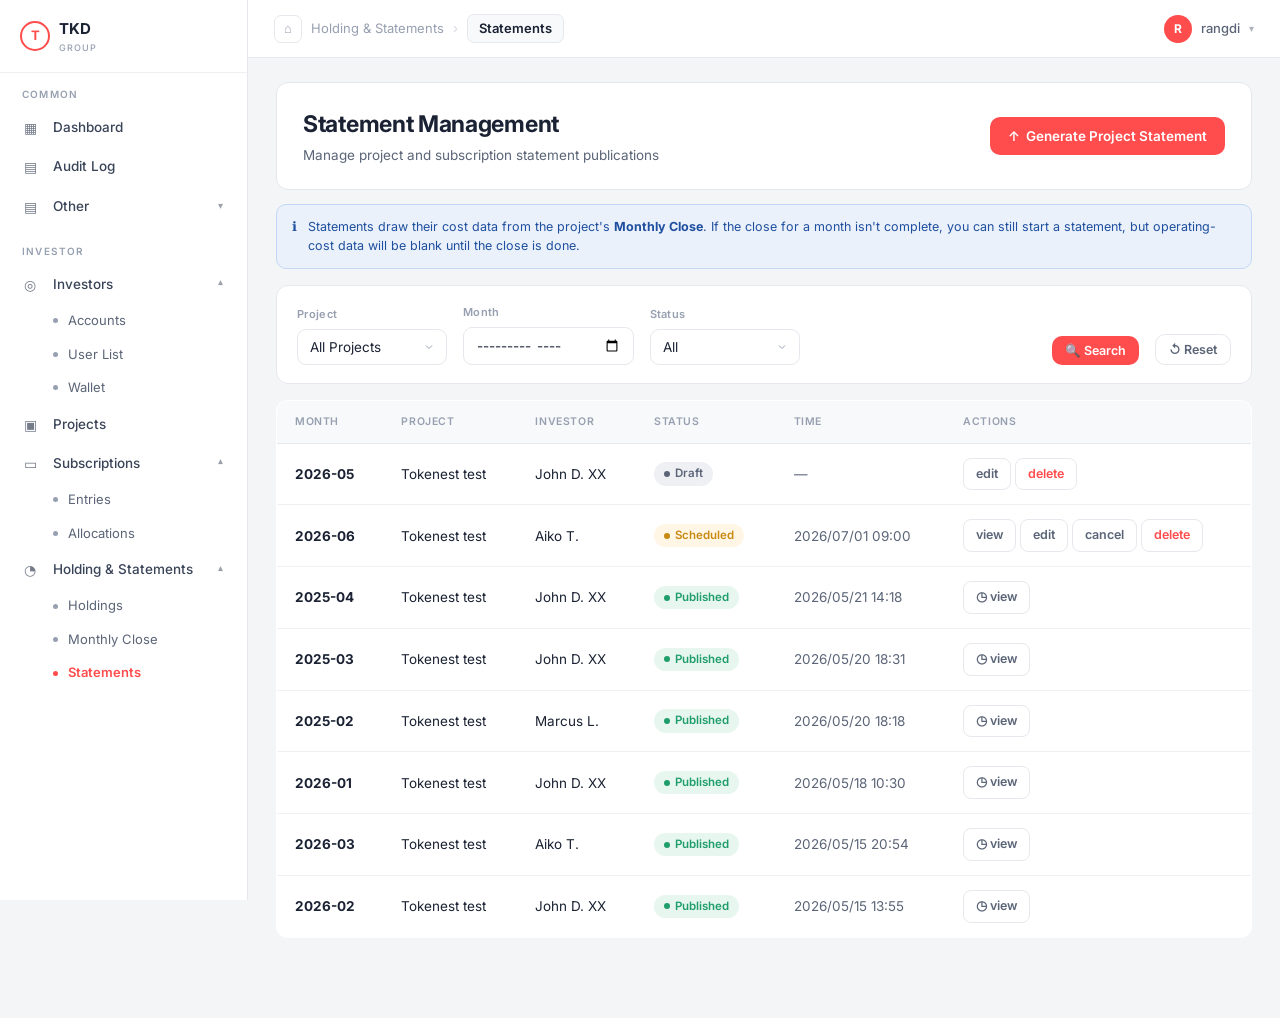
<file: agent-style-demo/apps/tokenest-accounting-statement-v2/index_10.html>
<!DOCTYPE html>
<html lang="en">
<head>
<meta charset="UTF-8">
<meta name="viewport" content="width=device-width, initial-scale=1.0">
<title>TKD Group · Statement Management</title>
<style>
  @import url('https://fonts.googleapis.com/css2?family=IBM+Plex+Mono:wght@400;500;600&family=Inter:wght@400;500;600;700&display=swap');
  :root{
    --bg:#f4f5f7; --panel:#ffffff; --panel-2:#f8f9fb; --line:#e6e8ed; --line-soft:#eef0f4;
    --ink:#1a2233; --ink-dim:#5b6577; --ink-faint:#97a0b0;
    --accent:#ff4c4c; --accent-dim:#e63b3b; --accent-soft:#fff0f0;
    --navbg:#ffffff; --navink:#3a4458; --navhover:#f4f5f7;
    --green:#1f9e6b; --green-soft:#e7f6ef; --amber:#c98a12; --blue:#2f6fd6;
    --radius:12px; --mono:'IBM Plex Mono',monospace; --sans:'Inter',-apple-system,sans-serif;
  }
  *{box-sizing:border-box;margin:0;padding:0}
  html,body{background:var(--bg);color:var(--ink);font-family:var(--sans);font-size:14px;line-height:1.5;-webkit-font-smoothing:antialiased}
  .app{display:flex;min-height:100vh}
  a{color:inherit;text-decoration:none}

  /* ---------- Sidebar ---------- */
  .side{width:248px;flex:0 0 248px;background:var(--navbg);border-right:1px solid var(--line);padding:0;position:sticky;top:0;height:100vh;overflow-y:auto;display:flex;flex-direction:column}
  .brand{display:flex;align-items:center;gap:9px;padding:18px 20px;border-bottom:1px solid var(--line-soft)}
  .brand .logo{width:30px;height:30px;border-radius:50%;border:2px solid var(--accent);display:flex;align-items:center;justify-content:center}
  .brand .logo b{color:var(--accent);font-size:13px;font-weight:700}
  .brand .nm{font-weight:700;font-size:15px;letter-spacing:.2px}
  .brand .nm small{display:block;font-size:9px;color:var(--ink-faint);font-weight:500;letter-spacing:1px}
  .navsection{padding:14px 12px 4px}
  .navsection .lbl{font-size:10px;letter-spacing:1.2px;text-transform:uppercase;color:var(--ink-faint);font-weight:600;padding:0 10px 6px}
  .navitem{display:flex;align-items:center;gap:11px;padding:9px 12px;border-radius:9px;color:var(--navink);cursor:pointer;font-size:13.5px;font-weight:500;transition:.12s;margin-bottom:1px}
  .navitem:hover{background:var(--navhover)}
  .navitem .ic{width:18px;height:18px;flex:0 0 18px;opacity:.7}
  .navitem .chev{margin-left:auto;font-size:10px;opacity:.5;transition:.15s}
  .navitem.open .chev{transform:rotate(180deg)}
  .subitem{display:flex;align-items:center;gap:10px;padding:7px 12px 7px 41px;border-radius:8px;color:var(--ink-dim);cursor:pointer;font-size:13px;transition:.12s}
  .subitem:hover{background:var(--navhover);color:var(--ink)}
  .subitem .dot{width:5px;height:5px;border-radius:50%;background:var(--ink-faint)}
  .subitem.active{color:var(--accent);font-weight:600}
  .subitem.active .dot{background:var(--accent)}
  .subgroup{overflow:hidden;max-height:0;transition:max-height .2s ease}
  .subgroup.open{max-height:200px}

  /* ---------- Main ---------- */
  .main{flex:1;min-width:0;display:flex;flex-direction:column}
  .topbar{height:58px;border-bottom:1px solid var(--line);display:flex;align-items:center;padding:0 26px;gap:12px;background:var(--panel);position:sticky;top:0;z-index:20}
  .crumbs{display:flex;align-items:center;gap:9px;font-size:13px;color:var(--ink-faint)}
  .crumbs .home{width:28px;height:28px;border-radius:7px;border:1px solid var(--line);display:flex;align-items:center;justify-content:center}
  .crumbs .sep{opacity:.4}
  .crumbs .cur{color:var(--ink);font-weight:600;background:var(--panel-2);padding:4px 11px;border-radius:7px;border:1px solid var(--line)}
  .spacer{flex:1}
  .who{display:flex;align-items:center;gap:9px;font-size:13px;font-weight:500;color:var(--ink-dim)}
  .who .av{width:28px;height:28px;border-radius:50%;background:var(--accent);color:#fff;display:flex;align-items:center;justify-content:center;font-size:12px;font-weight:700}
  .who .chev{font-size:10px;opacity:.5}

  .stage{padding:24px 28px 80px;max-width:1280px;width:100%;margin:0 auto}

  /* page header card */
  .pagehead{background:var(--panel);border:1px solid var(--line);border-radius:var(--radius);padding:24px 26px;display:flex;align-items:center;justify-content:space-between;gap:20px}
  .pagehead h1{font-size:23px;font-weight:700;letter-spacing:-.3px}
  .pagehead p{color:var(--ink-dim);font-size:13.5px;margin-top:3px}

  .btn{display:inline-flex;align-items:center;gap:8px;background:var(--ink);color:#fff;border:none;border-radius:10px;padding:11px 18px;font-size:13.5px;font-weight:600;cursor:pointer;transition:.12s;font-family:var(--sans)}
  .btn:hover{background:#0f1626}
  .btn.accent{background:var(--accent)} .btn.accent:hover{background:var(--accent-dim)}
  .btn.ghost{background:var(--panel);border:1px solid var(--line);color:var(--ink-dim)}
  .btn.ghost:hover{border-color:var(--ink-faint);color:var(--ink)}
  .btn.sm{padding:7px 13px;font-size:12.5px}
  .btn:disabled{opacity:.4;cursor:not-allowed}

  .tabs{display:flex;gap:6px;margin-top:18px;background:var(--panel);border:1px solid var(--line);border-radius:11px;padding:5px;width:fit-content}
  .tab{padding:8px 18px;border-radius:8px;font-size:13.5px;font-weight:600;color:var(--ink-dim);cursor:pointer;transition:.12s}
  .tab.active{background:var(--accent-soft);color:var(--accent)}

  .filterbar{background:var(--panel);border:1px solid var(--line);border-radius:var(--radius);padding:18px 20px;margin-top:16px;display:flex;align-items:flex-end;gap:16px;flex-wrap:wrap}
  .field{display:flex;flex-direction:column;gap:6px}
  .field label{font-size:11px;color:var(--ink-faint);font-weight:600;letter-spacing:.3px}
  .ctrl,select,input{background:var(--panel);border:1px solid var(--line);color:var(--ink);border-radius:9px;padding:9px 12px;font-family:var(--sans);font-size:13.5px;outline:none;transition:.12s;min-width:150px}
  .ctrl:focus,select:focus,input:focus{border-color:var(--accent);box-shadow:0 0 0 3px var(--accent-soft)}
  input[readonly]{background:var(--panel-2);color:var(--ink-dim)}
  input.mono,.mono{font-family:var(--mono)}
  select{appearance:none;background-image:url("data:image/svg+xml;utf8,<svg xmlns='http://www.w3.org/2000/svg' width='12' height='12' viewBox='0 0 24 24' fill='none' stroke='%2397a0b0' stroke-width='2'><path d='M6 9l6 6 6-6'/></svg>");background-repeat:no-repeat;background-position:right 11px center;padding-right:30px}
  .filterbar .grow{flex:1}

  table.list{width:100%;border-collapse:collapse;margin-top:16px;background:var(--panel);border:1px solid var(--line);border-radius:var(--radius);overflow:hidden}
  table.list th{text-align:left;font-size:10.5px;letter-spacing:.6px;text-transform:uppercase;color:var(--ink-faint);font-weight:600;padding:13px 18px;border-bottom:1px solid var(--line);background:var(--panel-2)}
  table.list td{padding:14px 18px;border-bottom:1px solid var(--line-soft);font-size:13.5px}
  table.list tr:last-child td{border-bottom:none}
  table.list tr:hover td{background:var(--panel-2)}
  .badge{display:inline-flex;align-items:center;gap:5px;font-size:11.5px;font-weight:600;padding:3px 10px;border-radius:20px}
  .badge.pub{background:var(--green-soft);color:var(--green)}
  .badge.draft{background:#eef0f4;color:var(--ink-dim)}
  .badge.sched{background:#fff6e6;color:var(--amber)}
  .badge::before{content:"";width:6px;height:6px;border-radius:50%;background:currentColor}
  .linkbtn{display:inline-flex;align-items:center;gap:6px;font-size:12.5px;font-weight:600;color:var(--ink-dim);border:1px solid var(--line);border-radius:8px;padding:6px 12px;cursor:pointer;transition:.12s;background:var(--panel)}
  .linkbtn:hover{border-color:var(--accent);color:var(--accent)}

  .hide{display:none!important}

  /* ---------- Generator ---------- */
  .genbar{display:flex;align-items:center;gap:8px;margin-bottom:18px;flex-wrap:wrap}
  .genback{font-size:13px;color:var(--ink-dim);cursor:pointer;display:inline-flex;align-items:center;gap:6px;font-weight:600}
  .genback:hover{color:var(--accent)}
  .steps{display:flex;gap:6px;flex-wrap:wrap;margin-left:auto}
  .schip{display:flex;align-items:center;gap:8px;padding:7px 13px;border-radius:9px;font-size:12.5px;font-weight:600;color:var(--ink-faint);border:1px solid var(--line);background:var(--panel)}
  .schip .n{width:19px;height:19px;border-radius:6px;border:1px solid var(--line);display:flex;align-items:center;justify-content:center;font-size:10.5px;font-family:var(--mono)}
  .schip.active{color:var(--accent);border-color:var(--accent);background:var(--accent-soft)}
  .schip.active .n{background:var(--accent);color:#fff;border-color:var(--accent)}
  .schip.done{color:var(--ink)}
  .schip.done .n{background:var(--ink);color:#fff;border-color:var(--ink)}

  .gh1{font-size:22px;font-weight:700;letter-spacing:-.3px}
  .gsub{color:var(--ink-dim);font-size:13.5px;margin-top:5px;max-width:760px}
  .card{background:var(--panel);border:1px solid var(--line);border-radius:var(--radius);padding:22px 24px;margin-top:18px}
  .card h3{font-size:14.5px;font-weight:700;display:flex;align-items:center;gap:9px;letter-spacing:-.2px}
  .card h3 .dot{width:7px;height:7px;border-radius:50%;background:var(--accent)}
  .card .hint{font-size:12.5px;color:var(--ink-faint);margin:3px 0 16px}
  .grid{display:grid;gap:16px}.g2{grid-template-columns:1fr 1fr}.g3{grid-template-columns:1fr 1fr 1fr}
  .fl{display:block;font-size:10.5px;letter-spacing:.4px;text-transform:uppercase;color:var(--ink-faint);font-weight:600;margin-bottom:6px}
  .fl input,.fl select,.fl .ctrl{width:100%}
  .actions{display:flex;gap:12px;margin-top:22px;align-items:center}
  .actions .note{color:var(--ink-faint);font-size:12px}
  .seg{display:inline-flex;border:1px solid var(--line);border-radius:9px;overflow:hidden}
  .seg button{padding:8px 16px;font-size:12.5px;font-weight:600;background:var(--panel);border:none;cursor:pointer;color:var(--ink-dim)}
  .seg button.on{background:var(--accent);color:#fff}
  /* read-only display variant: greyed, not clickable, visually distinct from the red active state */
  .seg.ro button{cursor:default}
  .seg.ro button.on{background:var(--ink-faint);color:#fff}
  .seg.ro button:not(.on){color:var(--ink-faint);opacity:.55}

  .uploadzone{border:1.5px dashed var(--line);border-radius:11px;padding:30px;text-align:center;cursor:pointer;transition:.12s;background:var(--panel-2)}
  .uploadzone:hover{border-color:var(--accent);background:var(--accent-soft)}
  .filechip{display:flex;align-items:center;gap:10px;background:var(--panel-2);border:1px solid var(--line);border-radius:9px;padding:10px 13px;margin-top:10px;font-size:12.5px}
  .filechip .ok{color:var(--green);font-weight:600;margin-left:auto}

  table.data{width:100%;border-collapse:collapse;font-size:12.5px;margin-top:4px}
  table.data th{text-align:left;font-size:10px;letter-spacing:.5px;text-transform:uppercase;color:var(--ink-faint);font-weight:600;padding:8px 10px;border-bottom:1px solid var(--line)}
  table.data td{padding:9px 10px;border-bottom:1px solid var(--line-soft);font-family:var(--mono);font-size:12px;vertical-align:top}
  table.data td.lbl{font-family:var(--sans);color:var(--ink-dim)}
  .src{display:inline-block;font-size:9px;letter-spacing:.3px;text-transform:uppercase;padding:2px 7px;border-radius:5px;font-family:var(--sans);font-weight:700}
  .src.f2{background:#e7f6ef;color:var(--green)} .src.ocr{background:#eaf1fb;color:var(--blue)}
  .src.cfg{background:#fbf2e0;color:var(--amber)} .src.man{background:var(--accent-soft);color:var(--accent)}
  .src.calc{background:#eef0f4;color:var(--ink-dim)} .src.cobo{background:#ede9fb;color:#6d4ad8}
  .banner{display:flex;gap:11px;align-items:flex-start;border-radius:10px;padding:13px 15px;font-size:12.5px;margin-top:14px;border:1px solid}
  .banner.ok{background:var(--green-soft);border-color:#bce6d2;color:#176b48}
  .banner.warn{background:#fbf4dd;border-color:#ecd896;color:#7a5c12}
  .banner.info{background:#eaf1fb;border-color:#c3d8f5;color:#1f4f9e}
  .legend{display:flex;flex-wrap:wrap;gap:13px;margin:14px 0 0;font-size:11px;color:var(--ink-dim)}
  .legend span{display:inline-flex;align-items:center;gap:5px}

  /* statement doc */
  .docwrap{background:var(--panel-2);border:1px solid var(--line);border-radius:12px;margin-top:16px;padding:4px}
  .pagetag{text-align:center;font-size:10px;color:var(--ink-faint);padding:10px;letter-spacing:1px;font-weight:600;text-transform:uppercase}
  .doc{background:#fff;color:#1a1a1a;font-family:Georgia,serif;padding:42px 48px;max-width:800px;margin:16px auto;box-shadow:0 4px 24px rgba(20,30,50,.1);position:relative}
  .doc::after{content:"PREVIEW · NOT PUBLISHED";position:absolute;top:46%;left:50%;transform:translate(-50%,-50%) rotate(-22deg);font-family:var(--sans);font-size:42px;font-weight:800;color:rgba(255,76,76,.05);letter-spacing:5px;pointer-events:none;white-space:nowrap}
  .doc .dhead{display:flex;justify-content:space-between;align-items:flex-start;border-bottom:2px solid #1a1a1a;padding-bottom:13px}
  .doc .dlogo{display:flex;align-items:center;gap:9px}
  .doc .dlogo .m{width:26px;height:26px;border-radius:50%;border:2px solid var(--accent);color:var(--accent);display:flex;align-items:center;justify-content:center;font-weight:700;font-size:11px;font-family:var(--sans)}
  .doc .dlogo b{font-family:var(--sans);font-weight:700;font-size:17px;letter-spacing:1px}
  .doc .dtitle{text-align:right}
  .doc .dtitle h2{font-family:var(--sans);font-size:15px;letter-spacing:.5px;font-weight:700}
  .doc .dtitle p{font-size:10.5px;color:#666;font-family:var(--sans);margin-top:2px}
  .doc .meta{display:grid;grid-template-columns:repeat(3,1fr);gap:12px;margin:15px 0 4px;font-family:var(--sans)}
  .doc .meta small{font-size:9px;letter-spacing:.8px;color:#999;text-transform:uppercase;display:block}
  .doc .meta b{font-size:12.5px}
  .doc .sec{font-family:var(--sans);font-size:10.5px;letter-spacing:.4px;font-weight:700;text-transform:uppercase;background:#f0f0f0;padding:6px 10px;margin:20px 0 9px}
  .doc table{width:100%;border-collapse:collapse;font-family:var(--sans);font-size:11px}
  .doc table td{padding:5px 8px;border-bottom:1px solid #eee}
  .doc table td.r{text-align:right;font-variant-numeric:tabular-nums}
  .doc table td.basis{color:#999;font-size:9.5px;font-family:var(--mono)}
  .doc .subt td{font-weight:700;border-top:1px solid #ccc;border-bottom:none}
  .doc .totl td{font-weight:700;background:#f7f7f7}
  .doc .neg{color:var(--accent-dim)} .doc .pos{color:#1a7a48}
  .doc .kpis{display:grid;grid-template-columns:repeat(2,1fr);gap:10px;font-family:var(--sans)}
  .doc .kpi{border:1px solid #eaeaea;border-radius:9px;padding:12px 14px}
  .doc .kpi small{font-size:9px;letter-spacing:.6px;text-transform:uppercase;color:#999;display:block}
  .doc .kpi .v{font-size:18px;font-weight:700;margin-top:4px}
  .doc .kpi .d{font-size:10px;font-weight:600;margin-top:2px}
  .doc .kpi .d.up{color:#1a7a48} .doc .kpi .d.down{color:var(--accent-dim)}
  .doc .foot{margin-top:22px;border-top:1px solid #ddd;padding-top:9px;font-family:var(--sans);font-size:9px;color:#999;display:flex;justify-content:space-between}
  .doc .fnote{font-family:var(--sans);font-size:9.5px;color:#888;margin-top:8px;line-height:1.5}
  .pill{display:inline-block;font-family:var(--sans);font-size:9.5px;font-weight:700;border:1px solid var(--accent);color:var(--accent);border-radius:20px;padding:2px 10px}

  /* radio cards for schedule */
  .rrow{display:flex;gap:10px;margin-top:4px}
  .rcard{flex:1;border:1px solid var(--line);border-radius:11px;padding:13px 15px;cursor:pointer;transition:.12s;background:var(--panel)}
  .rcard:hover{border-color:var(--ink-faint)}
  .rcard.sel{border-color:var(--accent);background:var(--accent-soft);box-shadow:0 0 0 3px var(--accent-soft)}
  .rcard b{font-size:13.5px}.rcard p{font-size:11.5px;color:var(--ink-faint);margin-top:3px}

  .modal-bg{position:fixed;inset:0;background:rgba(20,30,50,.45);backdrop-filter:blur(3px);display:flex;align-items:center;justify-content:center;z-index:100}
  .modal{background:var(--panel);border-radius:15px;width:470px;max-width:92vw;padding:26px;box-shadow:0 30px 80px rgba(0,0,0,.3)}
  .modal h3{font-size:20px;font-weight:700;margin-bottom:8px}
  .modal p{color:var(--ink-dim);font-size:13px}
  .modal .sb{background:var(--panel-2);border:1px solid var(--line);border-radius:10px;padding:14px;margin:15px 0;font-size:12.5px}
  .modal .sb .r{display:flex;justify-content:space-between;padding:4px 0}.modal .sb .r b{font-family:var(--mono)}
  .modal .mact{display:flex;gap:10px;justify-content:flex-end}
  .statpill{display:inline-flex;align-items:center;gap:8px;border-radius:9px;padding:8px 16px;font-size:15px;font-weight:700;letter-spacing:.3px;border:1.5px solid}
  .statpill .ic{font-size:14px;line-height:1}
  .statpill.s-open{background:#fff5f5;border-color:#ffb3b3;color:#b42318}
  .statpill.s-closed{background:#eafaf1;border-color:#7fd6a0;color:#1a7f4b}
  .statpill.s-reopen{background:#fff8ec;border-color:#f0c879;color:#a36a12}
  .statpill.s-deleted{background:#f3f4f6;border-color:#cdd2d9;color:#5f6570}
  .dealrow{display:flex;align-items:center;gap:10px;border:1px solid var(--line);border-radius:9px;padding:11px 14px;cursor:pointer;font-size:13.5px;transition:.12s}
  .dealrow:hover{border-color:var(--ink-faint)}
  .dealrow input{min-width:auto;width:16px;height:16px;accent-color:var(--accent);cursor:pointer}
  .dealrow span:first-of-type{flex:1}
  .dealtag{font-size:10px;font-weight:700;color:var(--green);background:var(--green-soft);padding:2px 9px;border-radius:20px;text-transform:uppercase;letter-spacing:.4px}
  .ocrgrid{display:grid;grid-template-columns:repeat(auto-fill,minmax(170px,1fr));gap:10px;margin-top:8px}
  .ocrchip{border:1px solid var(--line);border-radius:10px;padding:11px 13px;cursor:pointer;transition:.12s;background:var(--panel)}
  .ocrchip:hover{border-color:var(--accent);box-shadow:0 0 0 3px var(--accent-soft)}
  .ocrchip.low{border-color:#ecd896;background:#fdfaf0}
  .ocrchip.adj{border-color:var(--blue);background:#f4f8fe}
  .ocrchip .ocrk{font-size:11px;color:var(--ink-dim)}
  .ocrchip .ocrv{font-family:var(--mono);font-size:15px;font-weight:600;margin-top:3px}
  .ocrchip .ocrmeta{font-size:10px;color:var(--ink-faint);margin-top:3px;letter-spacing:.2px}
  .ocrchip.low .ocrmeta{color:var(--amber)} .ocrchip.adj .ocrmeta{color:var(--blue)}
  .pdfmock{border:1px solid var(--line);border-radius:10px;overflow:hidden;background:var(--panel-2)}
  .pdfbar{background:#2a3340;color:#cfd6e0;font-size:10px;padding:6px 10px;font-family:var(--mono)}
  .pdfpage{position:relative;background:#fff;margin:10px;border:1px solid #eee;border-radius:4px;padding:18px 16px;min-height:230px}
  .pdfline{height:7px;background:#eef0f3;border-radius:3px;margin-bottom:9px}
  .pdfhi{position:absolute;left:14px;right:14px;display:flex;justify-content:space-between;align-items:center;background:rgba(255,76,76,.12);border:1.5px solid var(--accent);border-radius:5px;padding:5px 9px;font-size:11px}
  .pdfhi span{color:#888} .pdfhi b{font-family:var(--mono);color:var(--ink)}
</style>
</head>
<body>
<div class="app">
  <!-- ===== SIDEBAR ===== -->
  <aside class="side">
    <div class="brand">
      <div class="logo"><b>T</b></div>
      <div class="nm">TKD<small>GROUP</small></div>
    </div>
    <div class="navsection">
      <div class="lbl">Common</div>
      <div class="navitem"><span class="ic">▦</span>Dashboard</div>
      <div class="navitem" id="navAudit" onclick="openAudit()"><span class="ic">▤</span>Audit Log</div>
      <div class="navitem"><span class="ic">▤</span>Other<span class="chev">▾</span></div>
    </div>
    <div class="navsection">
      <div class="lbl">Investor</div>
      <div class="navitem open" onclick="togNav(this,'g-inv')"><span class="ic">◎</span>Investors<span class="chev">▾</span></div>
      <div class="subgroup open" id="g-inv">
        <div class="subitem"><span class="dot"></span>Accounts</div>
        <div class="subitem"><span class="dot"></span>User List</div>
        <div class="subitem" id="navWallet" onclick="openWallet()"><span class="dot"></span>Wallet</div>
      </div>
      <div class="navitem"><span class="ic">▣</span>Projects</div>
      <div class="navitem open" onclick="togNav(this,'g-sub')"><span class="ic">▭</span>Subscriptions<span class="chev">▾</span></div>
      <div class="subgroup open" id="g-sub">
        <div class="subitem"><span class="dot"></span>Entries</div>
        <div class="subitem" title="Investor units / percentage allocation is configured here"><span class="dot"></span>Allocations</div>
      </div>
      <div class="navitem open" onclick="togNav(this,'g-hs')"><span class="ic">◔</span>Holding &amp; Statements<span class="chev">▾</span></div>
      <div class="subgroup open" id="g-hs">
        <div class="subitem"><span class="dot"></span>Holdings</div>
        <div class="subitem" id="navClose" onclick="CLOSE._returnToStatement=false;openClose()"><span class="dot"></span>Monthly Close</div>
        <div class="subitem active" id="navStatements" onclick="openStatements()"><span class="dot"></span>Statements</div>
      </div>
    </div>
  </aside>

  <!-- ===== MAIN ===== -->
  <div class="main">
    <div class="topbar">
      <div class="crumbs">
        <span class="home" onclick="openStatements()" style="cursor:pointer">⌂</span>
        <span class="crumbgroup" onclick="crumbUp()" style="cursor:pointer">Holding &amp; Statements</span><span class="sep">›</span>
        <span class="cur" id="crumbCur">Statements</span>
      </div>
      <div class="spacer"></div>
      <div class="who"><div class="av">R</div>rangdi<span class="chev">▾</span></div>
    </div>

    <div class="stage">
      <!-- ========== LIST VIEW ========== -->
      <section id="listView">
        <div class="pagehead">
          <div>
            <h1>Statement Management</h1>
            <p>Manage project and subscription statement publications</p>
          </div>
          <button class="btn accent" onclick="openGen()">↑ &nbsp;Generate Project Statement</button>
        </div>
        <div class="banner info" id="closeHint" style="margin-top:14px"><span>ℹ</span><div>Statements draw their cost data from the project's <b>Monthly Close</b>. If the close for a month isn't complete, you can still start a statement, but operating-cost data will be blank until the close is done.</div></div>

        <div class="filterbar">
          <div class="field"><label>Project</label>
            <select><option>All Projects</option><option>Tokenest test</option></select></div>
          <div class="field"><label>Month</label>
            <input type="month" style="min-width:170px"></div>
          <div class="field"><label>Status</label>
            <select><option>All</option><option>Published</option><option>Draft</option><option>Scheduled</option></select></div>
          <div class="grow"></div>
          <button class="btn accent sm">🔍 Search</button>
          <button class="btn ghost sm">↺ Reset</button>
        </div>

        <table class="list">
          <thead><tr><th>Month</th><th>Project</th><th>Investor</th><th>Status</th><th>Time</th><th>Actions</th></tr></thead>
          <tbody id="listBody"></tbody>
        </table>
      </section>

      <!-- ========== GENERATOR (5-step) injected here ========== -->
      <section id="genView" class="hide"></section>

      <!-- ========== INVESTORS › WALLET ========== -->
      <section id="walletView" class="hide"></section>

      <!-- ========== MONTHLY CLOSE ========== -->
      <section id="closeView" class="hide"></section>

      <!-- ========== AUDIT LOG ========== -->
      <section id="auditView" class="hide"></section>

      <!-- ========== PUBLISHED STATEMENT (read-only detail) ========== -->
      <section id="viewView" class="hide"></section>
    </div>
  </div>
</div>
<div id="modalMount"></div>
<div id="toast" class="hide" style="position:fixed;bottom:26px;left:50%;transform:translateX(-50%);background:var(--ink);color:#fff;padding:12px 22px;border-radius:30px;font-weight:600;font-size:13px;z-index:200;box-shadow:0 10px 30px rgba(0,0,0,.25)"></div>

<script>
function togNav(el,id){el.classList.toggle('open');document.getElementById(id).classList.toggle('open');}
const fmt=(n,d=2)=>n.toLocaleString('en-US',{minimumFractionDigits:d,maximumFractionDigits:d});
const btc=(n)=>n.toLocaleString('en-US',{minimumFractionDigits:6,maximumFractionDigits:8});
const usd=(n)=>'$'+fmt(n,2);
const pct=(n,d=2)=>fmt(n*100,d)+'%';
function toast(m){const t=document.getElementById('toast');t.textContent=m;t.classList.remove('hide');setTimeout(()=>t.classList.add('hide'),2600);}

/* existing published statements (mirrors the real platform list) */
const LIST=[
  ['2026-06','Tokenest test','Aiko T.','sched','2026/07/01 09:00'],
  ['2026-05','Tokenest test','John D. XX','draft','—'],
  ['2025-04','Tokenest test','John D. XX','pub','2026/05/21 14:18'],
  ['2025-03','Tokenest test','John D. XX','pub','2026/05/20 18:31'],
  ['2025-02','Tokenest test','Marcus L.','pub','2026/05/20 18:18'],
  ['2026-01','Tokenest test','John D. XX','pub','2026/05/18 10:30'],
  ['2026-02','Tokenest test','John D. XX','pub','2026/05/15 13:55'],
  ['2026-03','Tokenest test','Aiko T.','pub','2026/05/15 20:54'],
];
function actionsFor(r,i){
  if(r[3]==='sched') return `<span class="linkbtn" onclick="openDetail(${i})">view</span>
    <span class="linkbtn" onclick="editStatement(${i})">edit</span>
    <span class="linkbtn" style="color:var(--ink-dim)" onclick="cancelSchedule(${i})">cancel</span>
    <span class="linkbtn" style="color:var(--accent)" onclick="deleteScheduled(${i})">delete</span>`;
  if(r[3]==='draft') return `<span class="linkbtn" onclick="editStatement(${i})">edit</span>
    <span class="linkbtn" style="color:var(--accent)" onclick="deleteDraft(${i})">delete</span>`;
  return `<span class="linkbtn" onclick="openDetail(${i})">◷ view</span>`;
}
function listSortKey(r){
  if(r[4]==='—') return 9e15;
  const t=Date.parse(r[4].replace(/\//g,'-').replace(' ','T'));
  return isNaN(t)?0:t;
}
function renderList(){
  const rows=LIST.map((r,i)=>({r,i})).sort((a,b)=>listSortKey(b.r)-listSortKey(a.r));
  document.getElementById('listBody').innerHTML=rows.map(({r,i})=>`
    <tr><td><b>${r[0]}</b></td><td>${r[1]}</td><td>${r[2]}</td>
    <td><span class="badge ${r[3]}">${r[3]==='pub'?'Published':r[3]==='draft'?'Draft':'Scheduled'}</span></td>
    <td style="color:var(--ink-dim)">${r[4]}</td>
    <td style="white-space:nowrap">${actionsFor(r,i)}</td></tr>`).join('');
}
function deleteDraft(i){
  const r=LIST[i];
  confirmModal('Delete draft','Delete the draft statement for '+r[0]+' · '+r[2]+'? This cannot be undone.','Delete',function(){
    logEvent('DELETE','Statement · '+r[2],r[2]+' · '+r[0],'Deleted draft statement','','success');
    LIST.splice(i,1); renderList(); toast('Draft deleted · recorded in Audit Log');
  });
}
function deleteScheduled(i){
  const r=LIST[i];
  confirmModal('Delete scheduled statement','Delete the scheduled statement for '+r[0]+' · '+r[2]+'? This cancels the scheduled publish and removes it. This cannot be undone.','Delete',function(){
    logEvent('DELETE','Statement · '+r[2],r[2]+' · '+r[0],'Deleted scheduled statement (publish cancelled)','','success');
    LIST.splice(i,1); renderList(); toast('Scheduled statement deleted · recorded in Audit Log');
  });
}
function cancelSchedule(i){
  const r=LIST[i];
  confirmModal('Cancel scheduled publish','Cancel the scheduled publish for '+r[0]+' · '+r[2]+'? It will revert to draft.','Revert to draft',function(){
    LIST[i][3]='draft'; LIST[i][4]='—';
    logEvent('UPDATE','Statement · '+r[2],r[2]+' · '+r[0],'Cancelled scheduled publish; reverted to draft','','success');
    renderList(); toast('Scheduled publish cancelled · reverted to draft');
  });
}
renderList();

/* ===== AUDIT LOG (append-only activity log) ===== */
const AUDIT=[
  // seeded history
  {ts:'2026-03-01 09:12:04', user:'Yi Lin · Finance', action:'CLOSE', obj:'Monthly Close C-2026-02', scope:'Tokenest test · Feb 2026', detail:'Completed close; YIMIAO bill + bank record ingested', reason:'Month-end', result:'success'},
  {ts:'2026-03-01 09:31:55', user:'Yi Lin · Finance', action:'PUBLISH', obj:'Statement S-2026-02-0047', scope:'John D. XX · Feb 2026', detail:'Published to investor portal', reason:'', result:'success'},
];
function logEvent(action,obj,scope,detail,reason,result){
  AUDIT.unshift({ts:nowTs(),user:'rangdi · Finance',action,obj,scope,detail:detail||'',reason:reason||'',result:result||'success'});
}
function nowTs(){const d=new Date();const p=n=>String(n).padStart(2,'0');
  return `${d.getFullYear()}-${p(d.getMonth()+1)}-${p(d.getDate())} ${p(d.getHours())}:${p(d.getMinutes())}:${p(d.getSeconds())}`;}

/* ---- view routing ---- */
function showView(which){
  if(which!=='closeView' && which!=='genView'){ CLOSE._returnToStatement=false; }
  ['listView','genView','walletView','closeView','auditView','viewView'].forEach(v=>document.getElementById(v).classList.add('hide'));
  document.getElementById(which).classList.remove('hide');
  const ns=document.getElementById('navStatements'), nw=document.getElementById('navWallet'),
        nc=document.getElementById('navClose'), na=document.getElementById('navAudit');
  ns.classList.toggle('active', which==='listView'||which==='genView');
  nw.classList.toggle('active', which==='walletView');
  nc.classList.toggle('active', which==='closeView');
  na.classList.toggle('active', which==='auditView');
  window.scrollTo({top:0});
}
function openAudit(){ buildAudit(); showView('auditView');
  document.querySelector('.crumbs').children[1].textContent='Common';
  document.getElementById('crumbCur').textContent='Audit Log'; }
function openClose(fromStatement){
  if(fromStatement===true){
    CLOSE._returnToStatement=true; CLOSE._returnStep=S._step||3;
    // align Monthly Close to the statement's month so the user closes the right month
    const lbl = S.monthKey==='2026-03' ? 'March 2026' : 'February 2026';
    if(CLOSE.refMonthKey!==S.monthKey){ onCloseMonth(lbl); }
    else { buildClose(); }
  } else {
    buildClose();
  }
  showView('closeView');
  document.querySelector('.crumbs').children[1].textContent='Holding & Statements';
  document.getElementById('crumbCur').textContent='Monthly Close';
}
function openStatements(){ showView('listView'); document.getElementById('crumbCur').textContent='Statements';
  document.querySelector('.crumbs').children[1].textContent='Holding & Statements'; refreshCloseHint(); }
function crumbUp(){
  const g=document.querySelector('.crumbs').children[1].textContent;
  if(g==='Investors') openWallet();
  else if(g==='Common') openAudit();
  else openStatements();
}
function openWallet(){ buildWallet(); showView('walletView');
  document.querySelector('.crumbs').children[1].textContent='Investors';
  document.getElementById('crumbCur').textContent='Wallet'; }

function openDetail(idx){
  const r=LIST[idx];
  const monthMap={'2026-02':['Feb 1 – Feb 28 2026','2026-02',28],'2026-03':['Mar 1 – Mar 31 2026','2026-03',31]};
  S=defaultS();
  const mk=r[0];
  if(monthMap[mk]){S.month=monthMap[mk][0];S.monthKey=monthMap[mk][1];S.days=monthMap[mk][2];}
  else {S.month=mk;S.monthKey=mk;}
  S.investor=r[2]; S.stmtNo='TKD-'+mk+'-0047';
  const docs=buildDocs();
  const sched=r[3]==='sched';
  const tsLabel = sched?'Scheduled for':'Published';
  document.getElementById('viewView').innerHTML=`
    <div class="genbar">
      <span class="genback" onclick="openStatements()">← Back to statements</span>
    </div>
    <div class="pagehead" style="margin-bottom:4px">
      <div><h1>${r[1]} · ${r[0]} · ${r[2]}</h1>
      <p>${tsLabel} ${r[4]} · read-only</p></div>
    </div>
    ${docs}`;
  showView('viewView');
  document.querySelector('.crumbs').children[1].textContent='Holding & Statements';
  document.getElementById('crumbCur').textContent='Statement · '+r[0];
}

/* ---- Investors › Wallet page ---- */
const WALLETS=[
  {inv:'John D. XX', id:'TKD-INV-00047', addr:'bc1qxy2kgdygjrsqtzq2n0yrf2493p83kkfjhx0w1h', deal:'Tokenest test · S21 Pro Pool'},
];
const DEALS=['Tokenest test · S21 Pro Pool','S21 Hydro Pool (2026)','Antbox Container A · 2025'];
function buildWallet(){
  document.getElementById('walletView').innerHTML=`
    <div class="pagehead">
      <div><h1>Investor Wallets</h1>
      <p>Register each investor's BTC payout wallet and link it to their active deal. Balances are read from this wallet via the Cobo WaaS API.</p></div>
    </div>

    <div class="card">
      <h3><span class="dot"></span>Link wallet to deal</h3>
      <div class="hint">Wallet addresses are custodial — assigned by Tokenest via Cobo and synced automatically. Finance does not type addresses; only links the investor to their active deal(s).</div>
      <div class="grid g2">
        <div><label class="fl">Investor</label>
          <select id="w_inv" onchange="onWalletInv()">
            <option value="John D. XX|TKD-INV-00047|bc1qxy2kgdygjrsqtzq2n0yrf2493p83kkfjhx0w1h">John D. XX · TKD-INV-00047</option>
            <option value="Aiko T.|TKD-INV-00031|bc1q8h4j2m9v8p3k5d7r0t6y4u2w1x9z0a2m2v9p">Aiko T. · TKD-INV-00031</option>
            <option value="Marcus L.|TKD-INV-00088|">Marcus L. · TKD-INV-00088</option>
          </select></div>
        <div><label class="fl">Custodial BTC wallet <span class="src cobo">Cobo · synced</span></label>
          <input class="mono" id="w_addr" readonly></div>
      </div>
      <div style="margin-top:16px">
        <label class="fl">Linked active deal</label>
        <div id="w_deals" style="display:flex;flex-direction:column;gap:8px;margin-top:4px">
          ${DEALS.map((d,i)=>`<label class="dealrow"><input type="checkbox" value="${d}"> <span>${d}</span> <span class="dealtag">active</span></label>`).join('')}
        </div>
      </div>
      <div class="actions">
        <button class="btn accent" onclick="saveWallet()">Save link</button>
        <span class="note">Address is synced from Cobo, not entered. Linking is confirmed before it takes effect.</span>
      </div>
    </div>

    <div class="card">
      <h3><span class="dot"></span>Registered wallets</h3>
      <table class="data" style="margin-top:6px"><thead>
        <tr><th>Investor</th><th>Account ID</th><th>Wallet address</th><th>Linked deal</th><th></th></tr></thead>
        <tbody id="walletRows"></tbody></table>
    </div>`;
  renderWalletRows();
  onWalletInv();
}
function renderWalletRows(){
  document.getElementById('walletRows').innerHTML=WALLETS.map(w=>`
    <tr><td class="lbl">${w.inv}</td><td>${w.id}</td>
      <td style="font-size:11px">${w.addr.slice(0,14)}…${w.addr.slice(-8)}</td>
      <td class="lbl">${w.deal}</td>
      <td><span class="src cobo" title="balance source">Cobo API ✓</span></td></tr>`).join('')
    || `<tr><td colspan="5" style="color:var(--ink-faint);font-family:var(--sans)">No wallets registered yet.</td></tr>`;
}
function onWalletInv(){
  const v=document.getElementById('w_inv').value.split('|');
  const addr=v[2];
  const el=document.getElementById('w_addr');
  if(addr){ el.value=addr; el.style.color=''; }
  else { el.value='Not yet assigned — request allocation from Cobo'; el.style.color='var(--ink-faint)'; }
}
function saveWallet(){
  const inv=document.getElementById('w_inv').value.split('|');
  const addr=inv[2];
  const deals=[...document.querySelectorAll('#w_deals input:checked')].map(c=>c.value);
  if(!addr){toast('No custodial wallet assigned yet — request allocation from Cobo first');return;}
  if(!deals.length){toast('Tick at least one active deal');return;}
  WALLETS.push({inv:inv[0],id:inv[1],addr,deal:deals.join(', ')});
  logEvent('LINK','Wallet · '+inv[1],inv[0],'Linked custodial wallet to: '+deals.join(', '),'','success');
  document.querySelectorAll('#w_deals input:checked').forEach(c=>c.checked=false);
  renderWalletRows();
  toast('✓ Linked '+inv[0]+' · '+WALLETS.length+' wallet'+(WALLETS.length>1?'s':'')+' registered');
}

/* ---- Monthly Close (project-level, once a month) ---- */
const CLOSE_INVESTORS=[
  {inv:'John D. XX', id:'TKD-INV-00047', mode:'UNITS', units:50, pool:900, sharePct:50/900, rsvOpen:18500.00},
  {inv:'Aiko T.',    id:'TKD-INV-00031', mode:'PERCENT', units:0, pool:500, sharePct:0.0556, rsvOpen:42000.00},
  {inv:'Marcus L.',  id:'TKD-INV-00088', mode:'UNITS', units:35, pool:900, sharePct:35/900, rsvOpen:9800.00},
];
/* dummy: a month already closed — read-only historical snapshot */
const MAR_OPEX = 221450.18;
const CLOSE_SNAPSHOTS={
  '2026-03':{
    refMonth:'March 2026', closedOn:'2026-04-01 10:22:13 UTC', closedBy:'Yi Lin · Finance',
    billDoc:'YIMIAO_Mar2026.pdf', bankDoc:'Bank_Record_Mar2026.pdf',
    extracted:[
      {label:'Power (pre-tax)', val:146820.40, conf:0.98, src:'OCR'},
      {label:'Power tax (14.9%)', val:21876.24, conf:0.97, src:'OCR'},
      {label:'Hosting', val:46579.83, conf:0.97, src:'OCR'},
      {label:'Audit fees', val:4200.00, conf:null, src:'manual'},
      {label:'Insurance', val:1973.71, conf:null, src:'manual'},
    ],
    fleetOpex:MAR_OPEX,
    bankProjectReserve:64150.00, bankOpexPayment:12302.79,
    investors:[
      {inv:'John D. XX', id:'TKD-INV-00047', share:'50/900 (5.56%)', sharePct:50/900, rsvOpen:12500.00},
      {inv:'Aiko T.',    id:'TKD-INV-00031', share:'5.56% of fleet', sharePct:0.0556, rsvOpen:38400.00},
      {inv:'Marcus L.',  id:'TKD-INV-00088', share:'35/900 (3.89%)', sharePct:35/900, rsvOpen:13250.00},
    ]
  }
};
const CLOSE={billLoaded:false, bankLoaded:false, status:'open',
  ocrOpex:218762.80,            // total extracted from OCR'd bills (YIMIAO etc.)
  manualLines:[],               // [{type, amount, src:'manual'}] — audit fees, tax, etc. (not every month)
  fleetOpex:218762.80,          // = ocrOpex + Σ manualLines (derived, recomputed)
  bankProjectReserve:70300.00, bankOpexPayment:0,
  billConf:0.97, bankConf:0.93, refMonth:'February 2026'};
function recomputeOpex(){
  CLOSE.fleetOpex = (CLOSE.billLoaded?CLOSE.ocrOpex:0) + CLOSE.manualLines.reduce((a,l)=>a+(+l.amount||0),0);
}
const CLOSED_MONTHS=new Set(['2026-03']);
/* per-month working state, so switching the month picker preserves progress */
const CLOSE_STATE={};
const CLOSE_FIELDS=['billLoaded','bankLoaded','status','ocrOpex','manualLines','fleetOpex','bankProjectReserve','bankOpexPayment','billConf','bankConf','_crossOk'];
function saveCloseState(){
  if(!CLOSE.refMonthKey)return;
  const snap={}; CLOSE_FIELDS.forEach(k=>snap[k]=CLOSE[k]);
  snap.manualLines=(CLOSE.manualLines||[]).map(l=>({...l}));   // deep copy
  CLOSE_STATE[CLOSE.refMonthKey]=snap;
}
function loadCloseState(mk){
  const s=CLOSE_STATE[mk];
  if(s){ CLOSE_FIELDS.forEach(k=>CLOSE[k]=s[k]); CLOSE.manualLines=(s.manualLines||[]).map(l=>({...l})); return true; }
  return false;
}
function onCloseMonth(label){
  saveCloseState();                                   // preserve the month we're leaving
  const mk = label==='March 2026' ? '2026-03' : '2026-02';
  CLOSE.refMonth=label; CLOSE.refMonthKey=mk;
  if(loadCloseState(mk)){
    // restored previously-entered state for this month — keep it
  } else if(CLOSED_MONTHS.has(mk)){
    CLOSE.status='closed';                            // pre-seeded closed dummy (e.g. March)
  } else {
    CLOSE.status='open'; CLOSE.billLoaded=false; CLOSE.bankLoaded=false;
    CLOSE.manualLines=[]; CLOSE._crossOk=undefined; CLOSE.bankOpexPayment=0; recomputeOpex();
  }
  buildClose();
}
/* structured OCR fields — clickable, editable, with mock pdf position + confidence */
const OCRFIELDS={
  bill:[
    {k:'powerPre', label:'Power (pre-tax)', ocr:144397.47, val:144397.47, conf:0.98, adjusted:false, doc:'YIMIAO bill', line:'Power and hosting fees', region:'mid'},
    {k:'powerTax', label:'Power tax', ocr:21515.22, val:21515.22, conf:0.96, adjusted:false, doc:'YIMIAO bill', line:'Tax @14.9%', region:'mid'},
    {k:'hosting', label:'Hosting', ocr:46579.83, val:46579.83, conf:0.97, adjusted:false, doc:'YIMIAO bill', line:'Hosting fee', region:'mid'},
    {k:'fleetOpex', label:'Total operating cost', ocr:218762.80, val:218762.80, conf:0.95, adjusted:false, doc:'YIMIAO bill', line:'Invoice total', region:'bottom'},
  ],
  bank:[
    {k:'bankProjectReserve', label:'Project reserve total', ocr:70300.00, val:70300.00, conf:0.91, adjusted:false, doc:'Bank record', line:'Reserve account balance', region:'top'},
    {k:'bankOpexPayment', label:'Payment to operating costs', ocr:12153.49, val:12153.49, conf:0.93, adjusted:false, doc:'Bank record', line:'Outgoing · operating costs', region:'mid'},
  ]
};
function ocrField(group,key){return OCRFIELDS[group].find(f=>f.k===key);}
function closedSummaryHTML(){
  let s=CLOSE_SNAPSHOTS[CLOSE.refMonthKey];
  if(!s){
    // build a snapshot from the live close data (e.g. a month just closed in-session)
    const extracted=[];
    if(CLOSE.billLoaded) extracted.push({label:'Supplier bill (OCR total)', val:CLOSE.ocrOpex, conf:CLOSE.billConf, src:'OCR'});
    (CLOSE.manualLines||[]).forEach(l=>extracted.push({label:l.type, val:+l.amount, conf:null, src:'manual'}));
    s={
      refMonth:CLOSE.refMonth, closedOn:nowTs()+' UTC', closedBy:'rangdi · Finance',
      billDoc:'supplier_bill.pdf', bankDoc:'bank_record.pdf',
      extracted, fleetOpex:CLOSE.fleetOpex,
      bankProjectReserve:CLOSE.bankProjectReserve, bankOpexPayment:CLOSE.bankOpexPayment,
      investors:CLOSE_INVESTORS.map(v=>({inv:v.inv,id:v.id,
        share:v.mode==='PERCENT'?pct(v.sharePct)+' of fleet':v.units+'/'+v.pool+' ('+pct(v.units/v.pool)+')',
        sharePct:v.sharePct, rsvOpen:v.rsvOpen}))
    };
  }
  const rows=s.extracted.map(e=>`<tr>
    <td class="lbl" style="font-family:var(--sans)">${e.label}</td>
    <td class="mono">${usd(e.val)}</td>
    <td>${e.src==='OCR'?`<span class="src ocr">OCR ${pct(e.conf,0)}</span>`:`<span class="src man">manual</span>`}</td></tr>`).join('');
  const inv=s.investors.map(v=>`<tr>
    <td class="lbl">${v.inv}<br><span style="color:var(--ink-faint);font-size:10px">${v.id}</span></td>
    <td>${v.share}</td>
    <td class="mono">${usd(s.fleetOpex*v.sharePct)}</td>
    <td class="mono">${usd(v.rsvOpen)}</td></tr>`).join('');
  const sumRsv=s.investors.reduce((a,b)=>a+b.rsvOpen,0);
  return `
    <div class="card">
      <h3><span class="dot"></span>Closed snapshot — historical record <span class="src cfg" style="margin-left:4px">read-only</span></h3>
      <div class="hint">Closed on ${s.closedOn} by ${s.closedBy}. Documents: ${s.billDoc}, ${s.bankDoc}. The figures below are the values used at close and cannot be edited unless the close is reopened.</div>
      <div class="minih" style="margin-top:14px">Extracted &amp; entered cost lines</div>
      <table class="data" style="margin-top:6px"><thead><tr>
        <th style="width:50%">Cost line</th><th style="width:30%">Amount</th><th>Source</th></tr></thead>
        <tbody>${rows}
        <tr style="border-top:2px solid var(--line)"><td class="lbl" style="font-family:var(--sans);font-weight:700">Total operating cost</td>
          <td class="mono" style="font-weight:700">${usd(s.fleetOpex)}</td><td></td></tr></tbody></table>
      <div class="minih" style="margin-top:16px">Bank record</div>
      <div class="grid g2" style="margin-top:6px">
        <div class="banner ok"><span>✓</span><div>Project reserve total <b>${usd(s.bankProjectReserve)}</b></div></div>
        <div class="banner ok"><span>✓</span><div>Payment to operating costs <b>${usd(s.bankOpexPayment)}</b></div></div>
      </div>
    </div>

    <div class="card">
      <h3><span class="dot"></span>Investor allocation — as mapped at close</h3>
      <div class="hint">Operating cost allocated pro-rata; reserve opening carried from Subscriptions. This is the snapshot each investor's statement draws from.</div>
      <table class="data"><thead><tr>
        <th>Investor</th><th>Share</th><th>Pro-rata opex</th><th>Reserve opening</th></tr></thead>
        <tbody>${inv}</tbody></table>
      <div class="banner ok" style="margin-top:12px"><span>✓</span><div>Reconciled: Σ investor reserve openings ${usd(sumRsv)} vs bank reserve total ${usd(s.bankProjectReserve)}.</div></div>
    </div>`;
}
function buildClose(){
  const isClosed = CLOSE.status==='closed';
  const entryCards = `
    <div class="card">
      <h3><span class="dot"></span>1 · Cost Extraction &amp; Entry <span class="src ocr" style="margin-left:4px">OCR + manual</span></h3>
      <div class="hint">Extract operating costs from supplier bills (YIMIAO etc.) via OCR, and add any other cost lines manually (audit, tax, insurance…). These don't appear every month. Everything sums into the project's monthly operating cost. The bank record is also uploaded here for reconciliation.</div>
      <div class="grid g2">
        <div class="uploadzone" onclick="closeBill()"><div style="font-size:22px;margin-bottom:5px">📄</div><b>Supplier bill — OCR</b><p style="color:var(--ink-faint);font-size:12px;margin-top:3px">YIMIAO operating cost</p><div id="cBill"></div></div>
        <div class="uploadzone" onclick="closeBank()"><div style="font-size:22px;margin-bottom:5px">🏦</div><b>Bank payment record — OCR</b><p style="color:var(--ink-faint);font-size:12px;margin-top:3px">reserve total + opex payment</p><div id="cBank"></div></div>
      </div>
      <div id="ocrOut"></div>

      <div style="margin-top:18px;border-top:1px solid var(--line-soft);padding-top:14px">
        <div class="minih">Additional cost lines <span style="color:var(--ink-faint);text-transform:none;letter-spacing:0">(manual — for fees with no standard bill; optional)</span></div>
        <table class="data" style="margin-top:6px"><thead><tr>
          <th style="width:42%">Cost type</th><th style="width:30%">Amount (USD)</th><th style="width:16%">Source</th><th></th></tr></thead>
          <tbody id="manualRows"></tbody></table>
        <div style="display:flex;gap:10px;align-items:flex-end;margin-top:10px;flex-wrap:wrap">
          <div><label class="fl">Cost type</label>
            <select id="ml_type" onchange="document.getElementById('ml_custom').style.display=this.value==='Other'?'block':'none'">
              <option>Audit fees</option><option>Tax fees</option><option>Insurance</option>
              <option>Custody fees</option><option>Legal fees</option><option>Other</option></select></div>
          <div id="ml_custom" style="display:none"><label class="fl">Custom name</label><input id="ml_name" placeholder="e.g. Network upgrade"></div>
          <div><label class="fl">Amount (USD)</label><input class="mono" id="ml_amt" placeholder="0.00"></div>
          <button class="btn ghost sm" onclick="addManualLine()">+ Add line</button>
        </div>
      </div>

      <div id="opexTotalBox" style="margin-top:16px"></div>
    </div>

    <div class="card">
      <h3><span class="dot"></span>2 · Investor split &amp; reconciliation</h3>
      <div class="hint">Operating cost is allocated pro-rata. Reserve opening balances are carried per-investor from Subscriptions (set at subscription, rolled forward monthly).</div>
      <table class="data"><thead><tr>
        <th>Investor</th><th>Share</th><th>Pro-rata opex</th>
        <th>Reserve opening <span class="src cfg">Subscriptions</span></th></tr></thead>
        <tbody id="splitRows"></tbody></table>
      <div id="reconBox"></div>
    </div>`;
  document.getElementById('closeView').innerHTML=`
    <div class="pagehead">
      <div><h1>Monthly Close</h1>
      <p>Project-level month-end close. Upload the supplier bill and bank record once; the platform splits costs and reserves across all investors in the project. Statements are then generated from this close.</p></div>
    </div>
    <div class="filterbar">
      <div class="field"><label>Project</label><select id="c_project"><option>Tokenest test · S21 Pro Pool</option></select></div>
      <div class="field"><label>Statement Month</label><select id="c_month" onchange="onCloseMonth(this.value)"><option>February 2026</option><option>March 2026</option></select></div>
      <div class="grow"></div>
      <span id="closeStatusBig"></span>
    </div>

    ${isClosed ? closedSummaryHTML() : entryCards}

    <div class="actions" id="closeActions"></div>`;
  if(!isClosed){
    renderSplit();
    renderManualLines();
    renderOpexTotal();
  }
  renderCloseActions();
  renderCloseStatus(CLOSE.status==='closed'?'closed':CLOSE.status==='deleted'?'deleted':'open');
  const sel=document.getElementById('c_month'); if(sel)sel.value=CLOSE.refMonth;
}
function renderManualLines(){
  const tb=document.getElementById('manualRows'); if(!tb)return;
  tb.innerHTML = CLOSE.manualLines.length ? CLOSE.manualLines.map((l,i)=>`
    <tr><td class="lbl" style="font-family:var(--sans)">${l.type}</td>
      <td class="mono">${usd(+l.amount)}</td>
      <td><span class="src man">manual</span></td>
      <td><span class="linkbtn" style="padding:3px 9px" onclick="removeManualLine(${i})">remove</span></td></tr>`).join('')
    : `<tr><td colspan="4" style="color:var(--ink-faint);font-family:var(--sans)">No additional lines. Most months only have the supplier bill.</td></tr>`;
}
function addManualLine(){
  const sel=document.getElementById('ml_type');
  let type=sel.value;
  if(type==='Other'){ const n=document.getElementById('ml_name').value.trim(); if(!n){toast('Enter a custom cost name');return;} type=n; }
  const amt=parseFloat(document.getElementById('ml_amt').value);
  if(isNaN(amt)||amt<=0){toast('Enter a valid amount');return;}
  CLOSE.manualLines.push({type,amount:amt,src:'manual'});
  document.getElementById('ml_amt').value=''; const nm=document.getElementById('ml_name'); if(nm)nm.value='';
  logEvent('UPDATE','Operating cost · '+CLOSE.refMonth,'Tokenest test · '+CLOSE.refMonth,
    'Added manual cost line: '+type+' '+usd(amt),'','success');
  recomputeOpex(); renderManualLines(); renderOpexTotal(); ocrSummary(); checkClose();
}
function removeManualLine(i){
  const l=CLOSE.manualLines[i];
  CLOSE.manualLines.splice(i,1);
  logEvent('UPDATE','Operating cost · '+CLOSE.refMonth,'Tokenest test · '+CLOSE.refMonth,
    'Removed manual cost line: '+l.type+' '+usd(+l.amount),'','success');
  recomputeOpex(); renderManualLines(); renderOpexTotal(); ocrSummary(); checkClose();
}
function renderOpexTotal(){
  const box=document.getElementById('opexTotalBox'); if(!box)return;
  recomputeOpex();
  const ocrPart=CLOSE.billLoaded?CLOSE.ocrOpex:0;
  const manPart=CLOSE.manualLines.reduce((a,l)=>a+(+l.amount||0),0);
  box.innerHTML=`<div class="banner info"><span>Σ</span><div>Project monthly operating cost = OCR <b>${usd(ocrPart)}</b> + manual <b>${usd(manPart)}</b> = <b>${usd(CLOSE.fleetOpex)}</b>. This total is allocated pro-rata to all investors.</div></div>`;
}
function closeBill(){CLOSE.billLoaded=true;CLOSE.refMonthKey='2026-02';
  document.getElementById('cBill').innerHTML=`<div class="filechip" style="margin-top:8px">✓ YIMIAO_Feb2026.pdf <span class="ok">OCR</span></div>`;
  recomputeOpex();
  logEvent('UPLOAD','Supplier bill · '+CLOSE.refMonth,'Tokenest test · '+CLOSE.refMonth,'OCR extracted operating cost '+usd(CLOSE.ocrOpex),'','success');
  ocrSummary();checkClose();renderCloseActions();renderOpexTotal();}
function closeBank(){CLOSE.bankLoaded=true;CLOSE.bankOpexPayment=12153.49;CLOSE.refMonthKey='2026-02';
  document.getElementById('cBank').innerHTML=`<div class="filechip" style="margin-top:8px">✓ Bank_Record_Feb2026.pdf <span class="ok">OCR</span></div>`;
  logEvent('UPLOAD','Bank record · '+CLOSE.refMonth,'Tokenest test · '+CLOSE.refMonth,'OCR extracted reserve total '+usd(CLOSE.bankProjectReserve)+', opex payment '+usd(CLOSE.bankOpexPayment),'','success');
  ocrSummary();checkClose();renderCloseActions();}
function fieldChips(group){
  return OCRFIELDS[group].map(f=>{
    const low=f.conf<0.95;
    return `<div class="ocrchip ${low?'low':''} ${f.adjusted?'adj':''}" onclick="openVerify('${group}','${f.k}')" title="Click to view in source & edit">
      <div class="ocrk">${f.label}</div>
      <div class="ocrv">${usd(f.val)}</div>
      <div class="ocrmeta">${f.adjusted?'✎ adjusted':'OCR '+pct(f.conf,0)}${low&&!f.adjusted?' · verify':''}</div>
    </div>`;
  }).join('');
}
function ocrSummary(){
  let h='';
  if(CLOSE.billLoaded){
    h+=`<div class="minih" style="margin-top:14px">YIMIAO bill — extracted fields <span style="color:var(--ink-faint);text-transform:none;letter-spacing:0">(click a value to view in source &amp; edit)</span></div>
        <div class="ocrgrid">${fieldChips('bill')}</div>`;
  }
  if(CLOSE.bankLoaded){
    h+=`<div class="minih" style="margin-top:14px">Bank record — extracted fields</div>
        <div class="ocrgrid">${fieldChips('bank')}</div>`;
  }
  // V024 cross-check: bank opex payment ≈ YIMIAO bill-derived (hard gate)
  if(CLOSE.billLoaded && CLOSE.bankLoaded){
    const dev=Math.abs(CLOSE.bankOpexPayment-(CLOSE.ocrOpex*(50/900)));
    const ok=dev<1;
    CLOSE._crossOk=ok;
    h+=`<div class="banner ${ok?'ok':'warn'}"><span>${ok?'✓':'⚠'}</span><div><b>V024 cross-check:</b> bank opex payment ${usd(CLOSE.bankOpexPayment)} vs bill-derived ${usd(CLOSE.ocrOpex*(50/900))} · Δ ${usd(dev)} — ${ok?'matches.':'<b>mismatch — blocks close until resolved.</b>'}</div></div>`;
  }
  document.getElementById('ocrOut').innerHTML=h;
}

/* click an extracted figure → mock PDF preview with highlight + editable value + reason */
function openVerify(group,key){
  const f=ocrField(group,key);
  const regionTop={top:'18%',mid:'46%',bottom:'72%'}[f.region]||'46%';
  document.getElementById('modalMount').innerHTML=`<div class="modal-bg" onclick="if(event.target===this)closeModal()">
    <div class="modal" style="width:760px;max-width:94vw">
      <h3>Verify extracted value</h3>
      <p>${f.doc} · field “${f.label}”. Confirm against the source, edit if wrong. Edits are recorded in the Audit Log.</p>
      <div style="display:grid;grid-template-columns:1.2fr 1fr;gap:16px;margin-top:16px">
        <div class="pdfmock">
          <div class="pdfbar">${f.doc}.pdf · page 1</div>
          <div class="pdfpage">
            ${[0,1,2,3,4,5].map(i=>`<div class="pdfline" style="width:${[70,55,80,45,62,50][i]}%"></div>`).join('')}
            <div class="pdfhi" style="top:${regionTop}">
              <span>${f.line}</span><b>${usd(f.ocr)}</b>
            </div>
            ${[0,1,2].map(i=>`<div class="pdfline" style="width:${[60,72,40][i]}%;margin-top:8px"></div>`).join('')}
          </div>
        </div>
        <div>
          <label class="fl">OCR original</label>
          <input class="mono" value="${usd(f.ocr)}" readonly>
          <div style="margin:6px 0 14px;font-size:11px;color:${f.conf<0.95?'var(--amber)':'var(--green)'}">confidence ${pct(f.conf,0)}${f.conf<0.95?' · low, please verify':''}</div>
          <label class="fl">Adopted value</label>
          <input class="mono" id="vf_val" value="${f.val}">
          <label class="fl" style="margin-top:12px">Reason for change <span style="color:var(--ink-faint)">(required if edited)</span></label>
          <input id="vf_reason" placeholder="e.g. OCR misread decimal">
        </div>
      </div>
      <div class="mact" style="margin-top:18px">
        <button class="btn ghost" onclick="closeModal()">Cancel</button>
        <button class="btn accent" onclick="saveVerify('${group}','${key}')">Confirm value</button>
      </div>
    </div></div>`;
}
function saveVerify(group,key){
  const f=ocrField(group,key);
  const nv=parseFloat(document.getElementById('vf_val').value);
  const reason=document.getElementById('vf_reason').value.trim();
  if(isNaN(nv)){toast('Enter a valid number');return;}
  const changed=Math.abs(nv-f.ocr)>0.005;
  if(changed && !reason){toast('A reason is required when changing an OCR value');return;}
  const oldVal=f.val;
  f.val=nv; f.adjusted=changed;
  // sync to CLOSE aggregates
  if(key==='fleetOpex')CLOSE.fleetOpex=nv;
  if(key==='bankProjectReserve')CLOSE.bankProjectReserve=nv;
  if(key==='bankOpexPayment')CLOSE.bankOpexPayment=nv;
  if(changed){
    logEvent('UPDATE',f.doc+' · '+f.label,'Tokenest test · '+CLOSE.refMonth,
      'OCR value adjusted: '+usd(f.ocr)+' (OCR) → '+usd(nv),reason,'success');
    toast('✓ Value adjusted · recorded in Audit Log');
  } else toast('Value confirmed');
  closeModal(); ocrSummary(); checkClose();
}
function renderSplit(){
  document.getElementById('splitRows').innerHTML=CLOSE_INVESTORS.map(v=>{
    const lbl=v.mode==='PERCENT'?pct(v.sharePct)+' of fleet':v.units+'/'+v.pool+' ('+pct(v.units/v.pool)+')';
    const opex=CLOSE.billLoaded?usd(CLOSE.fleetOpex*v.sharePct):'—';
    return `<tr><td class="lbl">${v.inv}<br><span style="color:var(--ink-faint);font-size:10px">${v.id}</span></td>
      <td>${lbl}</td><td>${opex}</td><td>${usd(v.rsvOpen)}</td></tr>`;
  }).join('');
  // reconciliation: sum of investor reserves vs bank project reserve
  if(CLOSE.bankLoaded){
    const sumRsv=CLOSE_INVESTORS.reduce((a,b)=>a+b.rsvOpen,0);
    const ok=Math.abs(sumRsv-CLOSE.bankProjectReserve)<10;
    document.getElementById('reconBox').innerHTML=
      `<div class="banner ${ok?'ok':'warn'}"><span>${ok?'✓':'⚠'}</span><div><b>Reconciliation:</b> Σ investor reserve openings ${usd(sumRsv)} vs bank record ${usd(CLOSE.bankProjectReserve)} · Δ ${usd(Math.abs(sumRsv-CLOSE.bankProjectReserve))} — ${ok?'reconciled.':'review required.'}</div></div>`;
  } else document.getElementById('reconBox').innerHTML='';
}
function checkClose(){
  const ready=CLOSE.billLoaded&&CLOSE.bankLoaded&&CLOSE._crossOk!==false;
  const btn=document.getElementById('closeBtn'); if(btn){btn.disabled=!ready;}
  renderSplit();
}
function renderCloseStatus(state){
  const box=document.getElementById('closeStatusBig'); if(!box)return;
  const m={
    open:    {cls:'s-open',    ic:'○', tt:'NOT CLOSED'},
    closed:  {cls:'s-closed',  ic:'●', tt:'CLOSED'},
    reopen:  {cls:'s-reopen',  ic:'◐', tt:'REOPENED'},
    deleted: {cls:'s-deleted', ic:'⊘', tt:'DELETED'}
  }[state]||{cls:'s-open',ic:'○',tt:'NOT CLOSED'};
  box.innerHTML=`<span class="statpill ${m.cls}"><span class="ic">${m.ic}</span>${m.tt}</span>`;
}
function doClose(){
  CLOSE.status='closed';
  CLOSED_MONTHS.add(CLOSE.refMonthKey||'2026-02');
  logEvent('CLOSE','Monthly Close · '+CLOSE.refMonth,'Tokenest test · '+CLOSE.refMonth,
    'Completed close; bill + bank record ingested; reconciliation passed','Month-end','success');
  saveCloseState();                 // persist this month's closed state
  toast('✓ Month closed · statements can now be generated');
  buildClose();                     // re-render into the read-only closed form
  refreshCloseHint();
}
function refreshCloseHint(){
  const el=document.getElementById('closeHint'); if(!el)return;
  const months=[...CLOSED_MONTHS];
  if(months.length){
    el.className='banner ok';
    el.querySelector('div').innerHTML=`Monthly Close complete for: <b>${months.join(', ')}</b>. Statements for ${months.length>1?'these months':'this month'} can be generated with full cost data.`;
  }
}
/* edit a completed close: reopen for changes (logged) */
function editClose(){
  CLOSE.status='open';
  renderCloseStatus('reopen');
  logEvent('UPDATE','Monthly Close · '+CLOSE.refMonth,'Tokenest test · '+CLOSE.refMonth,
    'Reopened completed close for correction','Data correction','success');
  toast('Close reopened — make changes, then complete again');
  renderCloseActions();
}
/* DEMO ONLY: revert a month fully back to not-closed for prototype testing */
function reopenCloseDemo(){
  const mk=CLOSE.refMonthKey;
  CLOSED_MONTHS.delete(mk);
  delete CLOSE_STATE[mk];
  CLOSE.status='open';
  CLOSE.billLoaded=false; CLOSE.bankLoaded=false;
  CLOSE.manualLines=[]; CLOSE._crossOk=undefined; CLOSE.bankOpexPayment=0;
  recomputeOpex();
  buildClose();
  refreshCloseHint();
  toast('↺ [demo] Month reverted to NOT CLOSED');
}
/* delete a close: soft-delete, blocked if referenced by published statements */
function deleteClose(){
  const referenced = LIST.some(r=>r[0]===CLOSE.refMonthKey && r[3]==='pub');
  if(referenced){
    logEvent('DELETE','Monthly Close · '+CLOSE.refMonth,'Tokenest test · '+CLOSE.refMonth,
      'Delete attempt blocked — referenced by published statement(s)','','blocked');
    toast('⚠ Cannot delete — published statements depend on this close. Use restatement.');
    return;
  }
  confirmModal('Delete Monthly Close','Soft-delete this Monthly Close? Data is retained and remains in the audit log.','Delete',function(){
    CLOSE.status='deleted';CLOSE.billLoaded=false;CLOSE.bankLoaded=false;
    CLOSED_MONTHS.delete(CLOSE.refMonthKey);
    renderCloseStatus('deleted');
    logEvent('DELETE','Monthly Close · '+CLOSE.refMonth,'Tokenest test · '+CLOSE.refMonth,
      'Soft-deleted close (data retained)','Erroneous upload','success');
    toast('Close soft-deleted · recorded in audit log');
    renderCloseActions();
  });
}
function renderCloseActions(){
  const box=document.getElementById('closeActions'); if(!box)return;
  const retBtn = CLOSE._returnToStatement
    ? `<button class="btn accent" onclick="returnToStatement()">← Return to statement</button>` : '';
  if(CLOSE.status==='closed'){
    box.innerHTML=`${retBtn}<span class="note">${CLOSE._returnToStatement?'Close complete — return to finish the statement.':'This month is closed. The snapshot above is read-only.'}</span>
      <span style="flex:1"></span>
      <button class="btn ghost sm" onclick="reopenCloseDemo()" title="Prototype helper — not a real business action" style="opacity:.7">↺ Reopen (demo only)</button>`;
  } else if(CLOSE.status==='deleted'){
    box.innerHTML=`<span class="note">This close is soft-deleted. Data is retained and visible in the Audit Log.</span>`;
  } else {
    box.innerHTML=`<button class="btn accent" id="closeBtn" ${CLOSE.billLoaded&&CLOSE.bankLoaded&&CLOSE._crossOk!==false?'':'disabled'} onclick="doClose()">Complete close &amp; enable statements</button>
      <span class="note">Statements can be generated once the close is complete and reconciled.</span>`;
  }
}
function returnToStatement(){
  const step=CLOSE._returnStep||3;
  CLOSE._returnToStatement=false;
  // ensure the generator DOM exists (it may have been left in a stale/hidden state)
  if(!document.getElementById('reviewBody')){ buildGenerator(); }
  showView('genView');
  document.querySelector('.crumbs').children[1].textContent='Holding & Statements';
  document.getElementById('crumbCur').textContent='Generate Statement';
  go(step);
  // force a fresh review render now that the month is closed
  if(step===3){ buildReview(); }
}



function openGen(){
  S=defaultS(); _warnedCritical=false;
  buildGenerator();
  showView('genView');
  document.querySelector('.crumbs').children[1].textContent='Holding & Statements';
  document.getElementById('crumbCur').textContent='Generate Statement';
  go(1);
}
function editStatement(i){
  const r=LIST[i];
  S=defaultS(); _warnedCritical=false;
  S._editIdx=i;                       // editing an existing list entry
  S._origStatus=r[3];                 // 'sched' | 'draft'
  const monthMap={'2026-02':['Feb 1 – Feb 28 2026','2026-02',28],'2026-03':['Mar 1 – Mar 31 2026','2026-03',31]};
  if(monthMap[r[0]]){S.month=monthMap[r[0]][0];S.monthKey=monthMap[r[0]][1];S.days=monthMap[r[0]][2];}
  else {S.month=r[0];S.monthKey=r[0];}
  S.investor=r[2]; S.stmtNo='TKD-'+r[0]+'-0047';
  S.sched = r[3]==='sched' ? 'schedule' : 'draft';
  buildGenerator();
  showView('genView');
  document.querySelector('.crumbs').children[1].textContent='Holding & Statements';
  document.getElementById('crumbCur').textContent='Edit Statement · '+r[0]+' · '+r[2];
  go(1);
}
function backToList(){
  showView('listView');
  document.querySelector('.crumbs').children[1].textContent='Holding & Statements';
  document.getElementById('crumbCur').textContent='Statements';
}

/* ===== Audit Log page ===== */
function buildAudit(){
  const actColor={CREATE:'cobo',UPDATE:'cfg',DELETE:'man',PUBLISH:'f2',CLOSE:'f2',UPLOAD:'ocr',LINK:'calc'};
  document.getElementById('auditView').innerHTML=`
    <div class="pagehead">
      <div><h1>Audit Log</h1>
      <p>Append-only record of every operational action. Entries cannot be edited or deleted — including deletions, which are themselves logged. Retained per policy.</p></div>
    </div>
    <div class="filterbar">
      <div class="field"><label>Action</label><select id="a_action" onchange="renderAudit()">
        <option value="">All actions</option><option>CLOSE</option><option>PUBLISH</option><option>UPLOAD</option><option>UPDATE</option><option>DELETE</option><option>LINK</option></select></div>
      <div class="field"><label>Search</label><input id="a_q" placeholder="investor / object…" oninput="renderAudit()" style="min-width:200px"></div>
      <div class="grow"></div>
      <span class="pill">${AUDIT.length} entries · immutable</span>
    </div>
    <table class="list"><thead><tr>
      <th>Timestamp (UTC)</th><th>User</th><th>Action</th><th>Object</th><th>Scope</th><th>Detail</th><th>Result</th></tr></thead>
      <tbody id="auditRows"></tbody></table>`;
  renderAudit();
}
function renderAudit(){
  const actColor={CREATE:'cobo',UPDATE:'cfg',DELETE:'man',PUBLISH:'f2',CLOSE:'f2',UPLOAD:'ocr',LINK:'calc'};
  const fa=(document.getElementById('a_action')||{}).value||'';
  const fq=((document.getElementById('a_q')||{}).value||'').toLowerCase();
  const rows=AUDIT.filter(e=>(!fa||e.action===fa)&&(!fq||(e.obj+e.scope+e.detail).toLowerCase().includes(fq)));
  document.getElementById('auditRows').innerHTML=rows.map(e=>`
    <tr><td style="font-family:var(--mono);font-size:11.5px;white-space:nowrap">${e.ts}</td>
      <td>${e.user}</td>
      <td><span class="src ${actColor[e.action]||'calc'}">${e.action}</span></td>
      <td>${e.obj}</td>
      <td style="color:var(--ink-dim)">${e.scope}</td>
      <td style="color:var(--ink-dim);font-size:12.5px">${e.detail}${e.reason?` <span style="color:var(--ink-faint)">· ${e.reason}</span>`:''}</td>
      <td><span class="badge ${e.result==='success'?'pub':'draft'}" style="font-size:10.5px">${e.result}</span></td></tr>`).join('')
    || `<tr><td colspan="7" style="color:var(--ink-faint)">No matching entries.</td></tr>`;
}

/* ===================== GENERATOR ===================== */
function defaultS(){return{
  // Step 1 — read-only, from Subscriptions › Allocations
  investor:'John D. XX', invId:'TKD-INV-00047', wallet:'bc1qxy2…x0w1h',
  shareMode:'UNITS',            // 'UNITS' | 'PERCENT' (how allocation is defined upstream)
  units:50, pool:900, sharePct:0.0556,
  equipCap:213350, cashInit:30000, totSub:243350,
  method:'OPEX_FROM_BTC_AND_RESERVES',
  rmName:'Sarah Lim, CFA',
  // Step 2
  month:'Feb 1 – Feb 28 2026', monthKey:'2026-02', days:28, stmtNo:'TKD-2026-02-0047',
  openBal:0.0, wdr:0.02000000,
  btcPrice:96400,               // SINGLE F2Pool BTC price for all BTC↔USD
  rsvOpen:18500.00, rsvDraw:6000.00, rsvTopup:0.00,
  priorCloseBTC:0.065828, priorCloseRsv:18500.00,
  isFirst:false,
  // Step 3
  billsLoaded:false, sched:'now'
};}
let S=defaultS();
function share(){ return S.shareMode==='PERCENT'? S.sharePct : S.units/S.pool; }
function shareLabel(){ return S.shareMode==='PERCENT'
  ? pct(S.sharePct)+' of fleet'
  : S.units+' / '+S.pool+' ('+pct(S.units/S.pool)+')'; }

/* F2Pool + YIMIAO (Feb 2026). F2Pool is the source of truth. */
const REAL={
  fleetBTC:2.993226,              // F2Pool fleet mined — TRUTH
  yimiaoFleetBTC:2.99180,         // YIMIAO bill (whole-fleet) — differs slightly
  powerPre:144397.47, powerTax:21515.22, powerTotal:165912.69, hostingFee:46579.83,
  insuranceFee:3520.28, custodyFee:1500.00, complianceFee:1250.00, repairsFee:0.00,
  fixedOpexSub:6270.28, phSub:212492.52, fleetOpexTotal:218762.80,
  uptime:0.99, fleetMW:3.50, networkDiff:109.4, hashprice:0.0554,
  operatorFeeRate:0.06, adminFeeRate:0.04,
  uptimePrior:0.986, diffPrior:112.0, hashpricePrior:0.0517,
  dailyHash:[217807,213084,219065,221083,214988,212354,209864,217943,212377,220010,219963,213930,221925,210722,220504,219980,216470,214426,220269,220688,218651,212474,210554,210829,217758,214318,212980,217919]
};

let CALC={};  // computed each time
function compute(){
  const sh=share();
  const invBTC=REAL.fleetBTC*sh;                         // F2Pool gross, pro-rata
  const opexInv=REAL.fleetOpexTotal*sh;                  // pro-rata opex (USD)
  const isRsv=S.method==='OPEX_FROM_BTC_AND_RESERVES';
  const draw=isRsv?S.rsvDraw:0;
  const opexFromBTC=opexInv-draw;                        // USD funded from BTC
  const opexFromBTC_btc=opexFromBTC/S.btcPrice;          // → BTC at F2Pool price
  const operFee=invBTC*REAL.operatorFeeRate;
  const adminFee=invBTC*REAL.adminFeeRate;
  const totFee=operFee+adminFee;
  const netBTC=invBTC-opexFromBTC_btc-totFee;
  const netUSD=netBTC*S.btcPrice;
  const rsvClose=S.rsvOpen-draw+S.rsvTopup;
  const runway=draw>0?rsvClose/draw:null;
  const netEco=netUSD-draw;                               // economic return
  const netEcoYieldM=netEco/S.totSub, netEcoYieldA=netEcoYieldM*12;
  const afterMine=S.openBal+invBTC, afterOpex=afterMine-opexFromBTC_btc,
        afterFee=afterOpex-totFee, closing=afterFee-S.wdr;
  CALC={sh,invBTC,opexInv,isRsv,draw,opexFromBTC,opexFromBTC_btc,operFee,adminFee,totFee,
        netBTC,netUSD,rsvClose,runway,netEco,netEcoYieldM,netEcoYieldA,closing};
  return CALC;
}

/* ---- step nav ---- */
function go(step){
  S._step=step;
  for(let i=1;i<=4;i++){
    const sec=document.getElementById('gs'+i); if(sec)sec.classList.toggle('hide',i!==step);
    const chip=document.getElementById('chip'+i);
    if(chip){chip.classList.toggle('active',i===step);chip.classList.toggle('done',i<step);}
  }
  if(step===3)buildReview();
  if(step===4)buildDocs();
  window.scrollTo({top:0,behavior:'smooth'});
}

/* ---- build the whole generator DOM once ---- */
function buildGenerator(){
  document.getElementById('genView').innerHTML=`
  <div class="genbar">
    <span class="genback" onclick="backToList()">← Back to statements</span>
    <div class="steps">
      ${['Setup','Period & Reserves','Review & Validate','Preview & Publish']
        .map((t,i)=>`<div class="schip${i===0?' active':''}" id="chip${i+1}"><span class="n">${i+1}</span>${t}</div>`).join('')}
    </div>
  </div>
  <div id="gs1"></div><div id="gs2" class="hide"></div>
  <div id="gs3" class="hide"></div><div id="gs4" class="hide"></div>`;
  buildStep1();buildStep2();
  document.getElementById('gs3').innerHTML=stepFrame(3,'Data Review &amp; Validate',
    'Finance-only view of every field, its source, and all validation results. The investor never sees this. Project cost data is carried in from the project\u2019s Monthly Close.',
    `<div class="legend">
      <span><i class="src f2">F2POOL</i> mining + price</span>
      <span><i class="src ocr">OCR</i> Monthly Close</span>
      <span><i class="src cobo">COBO</i> wallet API</span>
      <span><i class="src cfg">CONFIG</i> platform</span>
      <span><i class="src man">MANUAL</i> finance</span>
      <span><i class="src calc">CALC</i> derived</span></div>
      <div id="reviewBody"></div>`,
    `<button class="btn ghost" onclick="go(2)">← Back</button><button class="btn accent" id="toPreviewBtn" onclick="go(4)">Generate statements →</button>`);
  document.getElementById('gs4').innerHTML=stepFrame(4,'Preview &amp; Publish',
    '',
    `<div id="docsBody"></div>
     <div class="card"><h3><span class="dot"></span>Publish schedule</h3>
      <div class="hint">Auto-publish is off by default. (Maker-checker dual approval will live in a later version.)</div>
      <div class="rrow" id="schedRow">
        <div class="rcard${S.sched==='now'?' sel':''}" data-s="now" onclick="pickSched(this)"><b>Publish now</b><p>Release to investor portal &amp; email.</p></div>
        <div class="rcard${S.sched==='schedule'?' sel':''}" data-s="schedule" onclick="pickSched(this)"><b>Schedule</b><p>Release at a chosen time.</p></div>
        <div class="rcard${S.sched==='draft'?' sel':''}" data-s="draft" onclick="pickSched(this)"><b>Save as draft</b><p>Keep internal; don't release.</p></div>
      </div>
      <div id="schedWhen" class="${S.sched==='schedule'?'':'hide'}" style="margin-top:14px;max-width:280px">
        <label class="fl">Release at</label><input type="datetime-local" value="2026-03-01T09:00"></div></div>`,
    `<button class="btn ghost" onclick="go(4)">← Back</button><button class="btn accent" id="pubBtn" onclick="askPublish()">Publish statements</button>`);
}
function stepFrame(n,title,sub,body,actions){
  return `<div class="gh1">${title}</div>${sub?`<div class="gsub">${sub}</div>`:''}${body}<div class="actions">${actions}</div>`;
}

/* ---------- STEP 1 ---------- */
function buildStep1(){
  document.getElementById('gs1').innerHTML=stepFrame(1,'Statement Setup',
    'Pick the project and investor. Allocation is read-only here — units or percentage are configured in Subscriptions › Allocations.',
    `<div class="card">
      <h3><span class="dot"></span>Project &amp; investor</h3>
      <div class="hint">One YIMIAO bill covers the whole project pool; this allocation slices it to the chosen investor.</div>
      <div class="grid g2">
        <div><label class="fl">Project</label><select><option>Tokenest test · S21 Pro Pool</option></select></div>
        <div><label class="fl">Investor</label>
          <select id="f_inv" onchange="onInvChange()">
            <option value="John D. XX|TKD-INV-00047|bc1qxy2…x0w1h|UNITS|50|900|0.0556">John D. XX · TKD-INV-00047 (units)</option>
            <option value="Aiko T.|TKD-INV-00031|bc1q8h4…m2v9p|PERCENT|0|500|0.0556">Aiko T. · TKD-INV-00031 (percentage)</option>
          </select></div>
      </div>
      <div class="card" style="margin-top:16px;background:var(--panel-2)">
        <h3 style="font-size:13px"><span class="dot"></span>Allocation <span class="src calc" style="margin-left:4px">read-only · from Allocations</span></h3>
        <div class="hint">How this investor's share is defined upstream. Both forms are supported.</div>
        <div class="grid g3">
          <div><label class="fl">Defined as</label><div class="seg ro" id="modeSeg">
            <button class="${S.shareMode==='UNITS'?'on':''}" disabled>Units</button>
            <button class="${S.shareMode==='PERCENT'?'on':''}" disabled>Percentage</button></div></div>
          <div><label class="fl">Investor units owned</label><input id="d_units" readonly></div>
          <div><label class="fl">Total pool units</label><input id="d_pool" readonly></div>
        </div>
        <div class="grid g3" style="margin-top:12px">
          <div><label class="fl">Percentage of fleet</label><input id="d_pct" readonly></div>
          <div><label class="fl">Pro-rata share applied</label><input class="mono" id="d_share" readonly></div>
          <div><label class="fl">Opex mode</label><input id="d_mode" value="BTC + Reserves" readonly></div>
        </div>
      </div>
      <div class="grid g3" style="margin-top:16px">
        <div><label class="fl">Equipment capital</label><input class="mono" id="d_eq" readonly></div>
        <div><label class="fl">Cash reserve (initial)</label><input class="mono" id="d_cr" readonly></div>
        <div><label class="fl">Total subscription</label><input class="mono" id="d_ts" readonly></div>
      </div>
    </div>`,
    `<button class="btn accent" onclick="go(2)">Continue →</button>
     <span class="note">Allocation edits happen in Subscriptions › Allocations.</span>`);
  fillStep1();
}
function onInvChange(){
  const v=document.getElementById('f_inv').value.split('|');
  S.investor=v[0];S.invId=v[1];S.wallet=v[2];S.shareMode=v[3];
  S.units=+v[4];S.pool=+v[5];S.sharePct=+v[6];
  // refresh seg + fields
  const seg=document.getElementById('modeSeg');
  seg.children[0].className=S.shareMode==='UNITS'?'on':'';
  seg.children[1].className=S.shareMode==='PERCENT'?'on':'';
  fillStep1();
}
function fillStep1(){
  document.getElementById('d_units').value=S.shareMode==='UNITS'?S.units:'— (defined by %)';
  document.getElementById('d_pool').value=S.pool||'—';
  document.getElementById('d_pct').value=pct(share(),4);
  document.getElementById('d_share').value=shareLabel();
  document.getElementById('d_eq').value=usd(S.equipCap);
  document.getElementById('d_cr').value=usd(S.cashInit);
  document.getElementById('d_ts').value=usd(S.totSub);
}

/* ---------- STEP 2 ---------- */
function buildStep2(){
  document.getElementById('gs2').innerHTML=stepFrame(2,'Period, Pricing &amp; Cash Reserves',
    'Set the statement period, the BTC ledger inputs, and how this period\u2019s operating cost is split between BTC and the USD cash reserve.',
    `<div class="card">
      <h3><span class="dot"></span>Statement period</h3>
      <div class="hint">Determines days in period and the statement number.</div>
      <div class="grid g3">
        <div><label class="fl">Month</label><select id="f_month" onchange="onMonth()">
          <option value="2026-02|Feb 1 – Feb 28 2026|28">February 2026</option>
          <option value="2026-03|Mar 1 – Mar 31 2026|31">March 2026</option></select></div>
        <div><label class="fl">Days in period <span class="src calc">derived</span></label><input class="mono" id="f_days" value="28" readonly></div>
        <div><label class="fl">Statement number <span class="src calc">auto</span></label><input class="mono" id="f_stmtno" value="TKD-2026-02-0047" readonly></div>
      </div>
    </div>

    <div class="card">
      <h3><span class="dot"></span>BTC ledger</h3>
      <div class="hint">Balances and withdrawals are fetched automatically via the Cobo WaaS API for the investor's registered wallet (set in Investors › Wallet). BTC price is the third-party F2Pool price used for all conversions.</div>
      <div class="grid g3">
        <div><label class="fl">Opening balance — BTC <span class="src cobo">Cobo API</span></label><input class="mono" id="f_open" value="0.00358800" readonly></div>
        <div><label class="fl">Investor withdrawal — BTC <span class="src cobo">Cobo API</span></label><input class="mono" id="f_wdr" value="0.02000000" readonly></div>
        <div><label class="fl">BTC price <span class="src f2">F2Pool · 3rd-party</span></label><input class="mono" id="f_price" value="96400" readonly></div>
      </div>
      <div class="grid g3" style="margin-top:14px">
        <div><label class="fl">Operating cost from BTC <span class="src calc">derived</span></label><input class="mono" id="f_opexbtc_btc" readonly></div>
        <div><label class="fl">Platform fees deducted <span class="src calc">6% + 4%</span></label><input class="mono" id="f_fees_btc" readonly></div>
        <div></div>
      </div>
    </div>

    <div class="card">
      <h3><span class="dot"></span>Cash reserves</h3>
      <div class="hint">After OCR/API import gives the total pro-rata operating cost, Finance chooses how much is funded from the USD reserve vs. from BTC. The two boxes are linked — edit either and the other updates. Project opex &amp; reserve opening are carried in from the project's Monthly Close. Draw approval (maker-checker) and reserve refill live in the wallet-management module.</div>
      <div class="banner info"><span>ℹ</span><div>Total operating cost this period (pro-rata, from OCR): <b id="opexTotLbl">$12,153.49</b>. Split it below.</div></div>
      <div class="grid g3" style="margin-top:14px">
        <div><label class="fl">Reserve opening balance <span class="src cobo">bank stmt</span></label><input class="mono" id="f_rsvopen" value="18500" readonly></div>
        <div><label class="fl">Operating costs from USD (reserve) <span class="src man">finance · key data</span></label><input class="mono" id="f_fromusd" value="6000" onfocus="warnCritical('opex split')" onchange="logSplitEdit('from USD')" oninput="splitFromUSD(+this.value||0)"></div>
        <div><label class="fl">Operating costs from BTC <span class="src man">finance · key data</span></label><input class="mono" id="f_frombtc_usd" value="6153.49" onfocus="warnCritical('opex split')" onchange="logSplitEdit('from BTC')" oninput="splitFromBTC(+this.value||0)"></div>
      </div>
      <div class="grid g3" style="margin-top:14px">
        <div><label class="fl">Top-up from BTC deduction <span class="src cfg">wallet module</span></label><input class="mono" id="f_topup" value="0.00" readonly></div>
        <div><label class="fl">Reserve closing balance <span class="src calc">derived</span></label><input class="mono" id="f_rsvclose" readonly></div>
        <div></div>
      </div>
    </div>

    <div class="card">
      <h3><span class="dot"></span>Live impact preview</h3>
      <div class="hint">How this split flows through to the investor — updates as you type.</div>
      <div id="livePreview"></div>
    </div>`,
    `<button class="btn ghost" onclick="go(1)">← Back</button><button class="btn accent" onclick="go(3)">Continue →</button>`);
  syncSplit();
}
function onMonth(){const v=document.getElementById('f_month').value.split('|');S.monthKey=v[0];S.month=v[1];S.days=+v[2];
  document.getElementById('f_days').value=v[2];S.stmtNo='TKD-'+v[0]+'-0047';
  document.getElementById('f_stmtno').value=S.stmtNo;}

/* opex split: total (USD) = fromUSD (reserve draw) + fromBTC. Linked inputs. */
let _warnedCritical=false;
function warnCritical(what){
  if(_warnedCritical)return; _warnedCritical=true;
  toast('⚠ Editing key data ('+what+') — changes are recorded in the Audit Log');
}
function logSplitEdit(which){
  const c=compute();
  logEvent('UPDATE','Statement opex split · '+S.invId,S.investor+' · '+S.month,
    'Finance edited '+which+': from USD '+usd(c.draw)+' / from BTC '+usd(c.opexFromBTC),'manual override','success');
}
function opexTotalUSD(){ return REAL.fleetOpexTotal*share(); }
function splitFromUSD(v){  const tot=opexTotalUSD();
  S.rsvDraw=Math.max(0,Math.min(v,tot));
  document.getElementById('f_frombtc_usd').value=fmt(tot-S.rsvDraw);
  syncSplit(true);
}
function splitFromBTC(v){
  const tot=opexTotalUSD();
  const fromBTC=Math.max(0,Math.min(v,tot));
  S.rsvDraw=tot-fromBTC;
  document.getElementById('f_fromusd').value=fmt(S.rsvDraw);
  syncSplit(true);
}
function syncSplit(skipInputs){
  const c=compute();
  const tot=opexTotalUSD();
  document.getElementById('opexTotLbl').textContent=usd(tot);
  if(!skipInputs){
    document.getElementById('f_fromusd').value=fmt(c.draw);
    document.getElementById('f_frombtc_usd').value=fmt(c.opexFromBTC);
  }
  document.getElementById('f_opexbtc_btc').value=btc(c.opexFromBTC_btc)+' BTC';
  document.getElementById('f_fees_btc').value=btc(c.totFee)+' BTC';
  document.getElementById('f_rsvclose').value=usd(c.rsvClose);
  document.getElementById('livePreview').innerHTML=livePreviewHTML(c);
}
function livePreviewHTML(c){
  const netAfterOpex=c.invBTC-c.opexFromBTC_btc;
  const row=(l,b,v,cls)=>`<tr><td class="lab">${l}</td><td class="basis">${b||''}</td><td class="r ${cls||''}">${v}</td></tr>`;
  return `<table style="width:100%;border-collapse:collapse;font-family:var(--sans);font-size:12px">
    <style>#livePreview td{padding:7px 9px;border-bottom:1px solid var(--line-soft)}#livePreview .r{text-align:right;font-variant-numeric:tabular-nums}#livePreview .basis{color:var(--ink-faint);font-size:10px;font-family:var(--mono)}#livePreview .lab{color:var(--ink-dim)}#livePreview .pos{color:var(--green)}#livePreview .neg{color:var(--accent)}#livePreview .subt td{font-weight:700;border-top:1px solid var(--line)}#livePreview .totl td{font-weight:700;background:var(--panel-2)}</style>
    ${row('Gross BTC mined (pro-rata)',shareLabel()+' × '+btc(REAL.fleetBTC),'+'+btc(c.invBTC),'pos')}
    ${row('Less: operating cost from BTC','('+usd(c.opexInv)+' − '+usd(c.draw)+' reserve) ÷ '+usd(S.btcPrice,0),'−'+btc(c.opexFromBTC_btc),'neg')}
    `+`<tr class="subt"><td class="lab">Net BTC after operating costs</td><td></td><td class="r">+${btc(netAfterOpex)}</td></tr>`+`
    ${row('Less: platform fees (6% + 4%)','10% × '+btc(c.invBTC),'−'+btc(c.totFee),'neg')}
    <tr class="totl"><td class="lab">Net BTC to investor</td><td></td><td class="r pos">+${btc(c.netBTC)} ₿</td></tr>
    ${row('Net economic return','net USD '+usd(c.netUSD)+' − reserve drawdown '+usd(c.draw),usd(c.netEco))}
    ${row('Reserve','opening '+usd(S.rsvOpen)+' − draw '+usd(c.draw),'closing '+usd(c.rsvClose))}
  </table>`;
}

/* ---------- STEP 3: review ---------- */
function rrow(l,v,s){return `<tr><td class="lbl">${l}</td><td>${v}</td><td><span class="src ${s.c}">${s.t}</span></td></tr>`;}
function vrow(id,rule,result,pass){return `<tr><td class="lbl">${id}</td><td style="font-family:var(--sans)">${rule}</td><td>${result}</td><td><span class="src ${pass?'f2':'man'}">${pass?'PASS':'CHECK'}</span></td></tr>`;}
function buildReview(){
  const c=compute();
  const devBTC=Math.abs(REAL.fleetBTC-REAL.yimiaoFleetBTC);
  const closed=CLOSED_MONTHS.has(S.monthKey);   // is THIS statement's month actually closed?

  const costCard = closed ? `
   <div class="card"><h3><span class="dot"></span>Operating costs (whole-fleet, from Monthly Close) <span class="src ocr" style="margin-left:4px">OCR</span></h3>
   <table class="data"><tbody>
     ${rrow('Power (pre-tax)',usd(REAL.powerPre),{c:'ocr',t:'OCR'})}
     ${rrow('Power tax',usd(REAL.powerTax),{c:'ocr',t:'OCR'})}
     ${rrow('Hosting',usd(REAL.hostingFee),{c:'ocr',t:'OCR'})}
     ${rrow('Insurance / custody / audit (fixed)',usd(REAL.fixedOpexSub),{c:'ocr',t:'OCR'})}
     ${rrow('Total fleet operating cost',usd(REAL.fleetOpexTotal),{c:'ocr',t:'OCR'})}
   </tbody></table></div>` : `
   <div class="card"><h3><span class="dot"></span>Operating costs <span class="src man" style="margin-left:4px">missing</span></h3>
   <div class="banner warn"><span>⚠</span><div><b>Operating cost data is not available yet.</b> This project's Monthly Close for ${S.month} hasn't ingested the YIMIAO bill, so costs can't be allocated. Complete the Monthly Close first.</div></div>
   <table class="data"><tbody>
     ${rrow('Power (pre-tax)','—',{c:'man',t:'missing'})}
     ${rrow('Power tax','—',{c:'man',t:'missing'})}
     ${rrow('Hosting','—',{c:'man',t:'missing'})}
     ${rrow('Total fleet operating cost','—',{c:'man',t:'missing'})}
   </tbody></table>
   <div style="margin-top:12px"><button class="btn accent sm" onclick="openClose(true)">↗ Go to Monthly Close to upload the bill</button></div></div>`;

  const allocOpex = closed
    ? `${rrow('Pro-rata opex (USD)',usd(c.opexInv),{c:'calc',t:'CALC'})}
       ${rrow('Funded from reserve',usd(c.draw),{c:'man',t:'MANAGER'})}
       ${rrow('Funded from BTC',usd(c.opexFromBTC)+' = '+btc(c.opexFromBTC_btc)+' BTC',{c:'calc',t:'CALC'})}`
    : `${rrow('Pro-rata opex (USD)','— (pending Monthly Close)',{c:'man',t:'missing'})}
       ${rrow('Funded from reserve / BTC','—',{c:'man',t:'missing'})}`;

  const body=`
   <div class="card"><h3><span class="dot"></span>Production &amp; price <span class="src f2" style="margin-left:4px">F2POOL — source of truth</span></h3>
   <table class="data"><thead><tr><th style="width:38%">Field</th><th>Value</th><th>Source</th></tr></thead><tbody>
     ${rrow('Fleet BTC mined (F2Pool)',btc(REAL.fleetBTC)+' BTC',{c:'f2',t:'F2Pool'})}
     ${rrow('F2Pool BTC price',usd(S.btcPrice,0),{c:'f2',t:'F2Pool'})}
     ${rrow('Fleet uptime',pct(REAL.uptime),{c:'f2',t:'F2Pool'})}
   </tbody></table></div>

   ${costCard}

   <div class="card"><h3><span class="dot"></span>Investor allocation &amp; reserves <span class="src calc" style="margin-left:4px">CALC</span></h3>
   <table class="data"><tbody>
     ${rrow('Pro-rata share',shareLabel(),{c:'calc',t:'CALC'})}
     ${rrow('Investor BTC mined',btc(c.invBTC)+' BTC',{c:'calc',t:'CALC'})}
     ${allocOpex}
     ${rrow('Operator fee (6%) / Agent fee (4%)',btc(c.operFee)+' / '+btc(c.adminFee)+' BTC',{c:'cfg',t:'split'})}
     ${rrow('Reserve closing',closed?usd(c.rsvClose):'—',{c:'calc',t:'CALC'})}
     ${rrow('Opening BTC / Withdrawal',btc(S.openBal)+' / '+btc(S.wdr),{c:'cobo',t:'COBO'})}
   </tbody></table></div>

   <div class="card"><h3><span class="dot"></span>Validations <span class="src calc" style="margin-left:4px">server-side</span></h3>
   <div class="hint">In production these run real numeric comparisons (the prototype previously faked them). Shown here with live computed inputs.</div>
   <table class="data"><thead><tr><th>ID</th><th>Rule</th><th>Result</th><th></th></tr></thead><tbody>
     ${vrow('V027','Monthly Close completed (bill ingested)',closed?'yes':'no — complete Monthly Close',closed)}
     ${vrow('V003','Waterfall ties out',closed?(btc(c.invBTC)+' − '+btc(c.opexFromBTC_btc)+' − '+btc(c.totFee)+' = '+btc(c.netBTC)):'pending cost data',closed)}
     ${vrow('V026','Operator BTC vs F2Pool (tol 0.001)','Δ '+devBTC.toFixed(6)+' BTC → F2Pool used',devBTC<0.001)}
     ${vrow('V018','Reserve draw ≤ min(opening, opex)',closed?(usd(c.draw)+' ≤ '+usd(Math.min(S.rsvOpen,c.opexInv))):'pending',!closed||c.draw<=Math.min(S.rsvOpen,c.opexInv))}
     ${vrow('V020','Economic return invariance',closed?(usd(c.netEco)+' ≈ BTC-only counterfactual'):'pending',true)}
   </tbody></table></div>`;
  document.getElementById('reviewBody').innerHTML=body;

  // gate the "generate" button if cost data missing
  const btn=document.getElementById('toPreviewBtn');
  if(btn){ btn.disabled=!closed; btn.title=closed?'':'Complete Monthly Close first'; }
}

/* ---------- STEP 5: documents ---------- */
function deltaTile(label,val,delta,inverted){
  const up=delta>=0; const good=inverted?!up:up;
  return `<div class="kpi"><small>${label}</small><div class="v">${val}</div>
    <div class="d ${good?'up':'down'}">${up?'▲':'▼'} ${Math.abs(delta).toFixed(1)}${inverted?'%':''} vs prior</div></div>`;
}
function buildDocs(){
  const c=compute();
  const dash=S.isFirst;
  const fullOpexBTC=c.opexInv/S.btcPrice;          // full pro-rata opex in BTC
  const netEcoBTC=c.invBTC-fullOpexBTC-c.totFee;   // net economic return (BTC)
  const resvAppliedBTC=c.draw/S.btcPrice;          // reserves added back
  const netWalletBTC=netEcoBTC+resvAppliedBTC;     // = net to wallet (== c.netBTC)
  const grossUSD=c.invBTC*S.btcPrice;
  const opexUSD=c.opexInv;
  const feesUSD=c.totFee*S.btcPrice;
  const operUSD=c.operFee*S.btcPrice, adminUSD=c.adminFee*S.btcPrice;
  const powerUSD=opexUSD*0.967, otherUSD=opexUSD-powerUSD;  // split for display
  const netEcoUSD=netEcoBTC*S.btcPrice;
  const netWalletUSD=netWalletBTC*S.btcPrice;
  const closeBTC=S.openBal+netWalletBTC-S.wdr;
  // ITD/YTD demo figures
  const itdUSD=33694, itdBTC=0.4200, ytdUSD=33694, ytdBTC=0.4200;
  const moPct=c.netEcoYieldM, ytdPct=0.1385;

  /* ===== PAGE 1 ===== */
  const page1=`
   <div class="doc">
     <div class="dhead"><div class="dlogo"><div class="m">T</div><b>TKD</b></div>
       <div class="dtitle"><h2>MONTHLY MINING STATEMENT</h2><p>${S.stmtNo} · Issued 01 Mar 2026</p></div></div>

     <div class="sec">Account overview</div>
     <table>
       <tr>
         <td><small style="color:#999;font-size:9px;letter-spacing:.6px">INVESTOR</small><br><b>${S.investor}</b></td>
         <td><small style="color:#999;font-size:9px;letter-spacing:.6px">ACCOUNT ID</small><br><b>${S.invId}</b></td>
         <td><small style="color:#999;font-size:9px;letter-spacing:.6px">SUBSCRIPTION</small><br><b>SA-2024-0047 · ${shareLabel()}</b></td>
         <td><small style="color:#999;font-size:9px;letter-spacing:.6px">INCEPTION</small><br><b>07 Jan 2025</b></td>
         <td><small style="color:#999;font-size:9px;letter-spacing:.6px">TOTAL INVESTED</small><br><b>${usd(S.totSub,0)}</b></td>
       </tr>
     </table>
     <table style="margin-top:6px"><tr><td><small style="color:#999;font-size:9px;letter-spacing:.6px">BTC PAYOUT WALLET</small><br><b style="font-family:var(--mono);font-size:11px">bc1qxy2kgdygjrsqtzq2n0yrf2493p83kkfjhx0w1h</b></td></tr></table>

     <div class="sec">Performance — cumulative net return</div>
     <div style="padding:6px 0">${cumulativeChartSVG()}</div>

     <div class="sec">Returns summary</div>
     <table>
       <tr><td><b>Period</b></td><td class="r"><b>USD</b></td><td class="r"><b>Bitcoin</b></td></tr>
       <tr><td>This month (${S.month.split('–')[0].trim()})</td><td class="r pos">+${usd(c.netEco)} (+${pct(moPct)})</td><td class="r pos">+${btc(c.netBTC)} ₿</td></tr>
       <tr><td>Year-to-date</td><td class="r pos">+${usd(ytdUSD,0)} (+${pct(ytdPct)})</td><td class="r pos">+${btc(ytdBTC)} ₿</td></tr>
       <tr><td>Inception-to-date</td><td class="r pos">+${usd(itdUSD,0)} (+${pct(ytdPct)})</td><td class="r pos">+${btc(itdBTC)} ₿</td></tr>
     </table>
     <div class="fnote">USD figures are net economic return after operating costs and platform fees. BTC figures show net Bitcoin distributed to wallet. % return is on total subscription capital.</div>
     <div class="foot"><span>TKD Group · tkdgroup.sg · 138 Market Street #05-01/02, Singapore</span><span>Page 1 of 2 · Private &amp; Confidential</span></div>
   </div>`;

  /* ===== PAGE 2 ===== */
  const page2=`
   <div class="doc">
     <div class="dhead"><div class="dlogo"><div class="m">T</div><b>TKD</b></div>
       <div class="dtitle"><h2>RETURNS RECONCILIATION</h2><p>${S.stmtNo}</p></div></div>

     <div class="sec">Returns reconciliation</div>
     <table>
       <tr><td><b>Item</b></td><td class="r"><b>USD value</b></td><td class="r"><b>BTC equivalent</b></td></tr>
       <tr><td><b>Gross BTC income</b></td><td class="r">${usd(grossUSD)}</td><td class="r">${btc(c.invBTC)} ₿</td></tr>
       <tr><td><b>Operating costs</b></td><td class="r neg">−${usd(opexUSD)}</td><td class="r neg">−${btc(fullOpexBTC)} ₿</td></tr>
       <tr><td style="padding-left:20px;color:#666">Power and hosting fees</td><td class="r neg">−${usd(powerUSD)}</td><td class="r neg">−${btc(powerUSD/S.btcPrice)} ₿</td></tr>
       <tr><td style="padding-left:20px;color:#666">Other operating costs</td><td class="r neg">−${usd(otherUSD)}</td><td class="r neg">−${btc(otherUSD/S.btcPrice)} ₿</td></tr>
       <tr><td><b>Platform fees</b></td><td class="r neg">−${usd(feesUSD)}</td><td class="r neg">−${btc(c.totFee)} ₿</td></tr>
       <tr><td style="padding-left:20px;color:#666">Operator management fees (6% of gross BTC)</td><td class="r neg">−${usd(operUSD)}</td><td class="r neg">−${btc(c.operFee)} ₿</td></tr>
       <tr><td style="padding-left:20px;color:#666">Agent fees (4% of gross BTC)</td><td class="r neg">−${usd(adminUSD)}</td><td class="r neg">−${btc(c.adminFee)} ₿</td></tr>
       <tr class="subt"><td>Net economic return</td><td class="r">${usd(netEcoUSD)}</td><td class="r">${btc(netEcoBTC)} ₿</td></tr>
       <tr><td>+ Reserves applied to operating costs</td><td class="r pos">+${usd(c.draw)}</td><td class="r pos">+${btc(resvAppliedBTC)} ₿</td></tr>
       <tr class="totl"><td>Net BTC to wallet</td><td class="r">${usd(netWalletUSD)}</td><td class="r">${btc(netWalletBTC)} ₿</td></tr>
     </table>

     <div class="sec">BTC wallet</div>
     <table>
       <tr><td>Opening balance (1 ${S.month.split(' ')[0]})</td><td class="r">${btc(S.openBal)} ₿</td></tr>
       <tr><td>Net distributed</td><td class="r pos">+${btc(netWalletBTC)} ₿</td></tr>
       <tr><td>Withdrawals</td><td class="r">${S.wdr>0?'−'+btc(S.wdr):btc(0)} ₿</td></tr>
       <tr class="totl"><td>Closing balance</td><td class="r">${btc(closeBTC)} ₿</td></tr>
     </table>

     <div class="sec">Cash reserves</div>
     <table>
       <tr><td>Opening balance</td><td class="r">${usd(S.rsvOpen)}</td></tr>
       <tr><td>Drawn for operating costs</td><td class="r neg">−${usd(c.draw)}</td></tr>
       <tr><td>Top-ups</td><td class="r">${usd(S.rsvTopup)}</td></tr>
       <tr class="totl"><td>Closing balance</td><td class="r">${usd(c.rsvClose)}</td></tr>
     </table>

     <div class="sec">BTC distribution proof (on-chain)</div>
     <table>
       <tr><td><small style="color:#999;font-size:9px">AMOUNT</small><br><b>${btc(netWalletBTC)} ₿ (${usd(netWalletUSD)})</b></td>
           <td><small style="color:#999;font-size:9px">SETTLED</small><br><b>28 Feb 2026 23:47 UTC</b></td>
           <td><small style="color:#999;font-size:9px">TRANSACTION HASH</small><br><b style="font-family:var(--mono);font-size:9px">a7f3c2e9b14d8650f8e293a4c5b6d7e8f9a0b1c2…</b></td></tr>
     </table>
     <div class="fnote" style="margin-top:6px">Full ledger history, daily mining proof and subscription details are available at investor.tokenest.io.</div>

     <div class="fnote" style="margin-top:14px;border-top:1px solid #ddd;padding-top:8px"><b>IMPORTANT INFORMATION.</b> This statement is issued by TKD Capital Pte. Ltd. ("TKD") for the named investor only and does not constitute an offer, recommendation, advice or solicitation. The investment is offered solely to accredited and institutional investors under section 4A of the Securities and Futures Act 2001 of Singapore ("SFA") and has not been authorised under the SFA. Digital asset mining involves substantial risk including total loss of capital. Past performance is not indicative of future results. All figures are unaudited and management-prepared. Certain data (BTC reference prices, mining pool payout data, network statistics) is sourced from third parties and not independently verified by TKD. Governed by the laws of Singapore. In the event of inconsistency with the Subscription Agreement, the Subscription Agreement prevails. Private and confidential.</div>
     <div class="foot"><span>TKD Group · tkdgroup.sg · 138 Market Street #05-01/02, Singapore</span><span>Page 2 of 2 · Private &amp; Confidential</span></div>
   </div>`;

  const out=`<div class="docwrap"><div class="pagetag">Monthly Mining Statement — Page 1</div>${page1}
     <div class="pagetag">Page 2 — Reconciliation</div>${page2}</div>`;
  const tgt=document.getElementById('docsBody'); if(tgt)tgt.innerHTML=out;
  S._final=c;
  return out;
}

/* simple cumulative dual-line chart (SVG) */
function cumulativeChartSVG(){
  const months=['Jan','Feb','Mar','Apr','May','Jun','Jul','Aug','Sep','Oct','Nov','Dec'];
  const usdC=[1.2,4.8,3.0,6.5,9.5,12.8,15.2,16.0,19.5,24.0,28.5,33.7];   // $K cumulative
  const btcC=[0.03,0.07,0.075,0.10,0.135,0.175,0.215,0.225,0.27,0.34,0.40,0.42];
  const W=720,H=210,padL=44,padR=44,padB=26,padT=14;
  const x=i=>padL+(W-padL-padR)*i/(months.length-1);
  const yU=v=>padT+(H-padT-padB)*(1-v/35);
  const yB=v=>padT+(H-padT-padB)*(1-v/0.5);
  const lineU=usdC.map((v,i)=>`${x(i)},${yU(v)}`).join(' ');
  const lineB=btcC.map((v,i)=>`${x(i)},${yB(v)}`).join(' ');
  const mlabels=months.map((m,i)=>`<text x="${x(i)}" y="${H-8}" font-size="9" fill="#999" text-anchor="middle" font-family="sans-serif">${m}</text>`).join('');
  return `<svg viewBox="0 0 ${W} ${H}" style="width:100%;height:auto;font-family:sans-serif">
    <line x1="${padL}" y1="${padT}" x2="${padL}" y2="${H-padB}" stroke="#eee"/>
    <line x1="${W-padR}" y1="${padT}" x2="${W-padR}" y2="${H-padB}" stroke="#eee"/>
    ${[0,7,14,21,28,35].map(v=>`<text x="${padL-6}" y="${yU(v)+3}" font-size="8" fill="#bbb" text-anchor="end">$${v}K</text>`).join('')}
    ${[0,0.1,0.2,0.3,0.4,0.5].map(v=>`<text x="${W-padR+6}" y="${yB(v)+3}" font-size="8" fill="#caa" text-anchor="start">${v.toFixed(2)} ₿</text>`).join('')}
    <polyline points="${lineB}" fill="none" stroke="#caa15a" stroke-width="2"/>
    <polyline points="${lineU}" fill="none" stroke="#1a3a5c" stroke-width="2"/>
    <text x="${x(11)}" y="${yU(33.7)-6}" font-size="10" fill="#1a3a5c" text-anchor="end" font-weight="700">+$33,694</text>
    <text x="${x(11)}" y="${yB(0.42)+14}" font-size="10" fill="#caa15a" text-anchor="end" font-weight="700">+0.420 ₿</text>
    ${mlabels}
    <g font-size="9" fill="#666"><rect x="${padL}" y="0" width="12" height="3" fill="#1a3a5c"/><text x="${padL+16}" y="4">Cumulative net economic return (USD)</text>
    <rect x="${padL+230}" y="0" width="12" height="3" fill="#caa15a"/><text x="${padL+246}" y="4">Cumulative BTC distributed (₿)</text></g>
  </svg>`;
}

/* ---------- publish ---------- */
function pickSched(el){document.querySelectorAll('#schedRow .rcard').forEach(c=>c.classList.remove('sel'));el.classList.add('sel');S.sched=el.dataset.s;
  document.getElementById('schedWhen').classList.toggle('hide',S.sched!=='schedule');
  document.getElementById('pubBtn').textContent=S.sched==='now'?'Publish statements':S.sched==='schedule'?'Schedule statements':'Save draft';}
function commitStatement(status){
  // status: 'pub' | 'sched' | 'draft'
  const mk=S.monthKey||'2026-02';
  const time = status==='pub' ? nowTs().slice(0,16).replace('-','/').replace('-','/')
             : status==='sched' ? '2026/07/01 09:00' : '—';
  const row=[mk,'Tokenest test',S.investor,status,time];
  if(typeof S._editIdx==='number' && LIST[S._editIdx]){
    const prev=LIST[S._editIdx][3];
    LIST[S._editIdx]=row;             // update the SAME entry — no ghost, no duplicate
    if(prev==='sched' && status!=='sched'){
      logEvent('UPDATE','Statement · '+S.invId,S.investor+' · '+mk,
        'Edited scheduled statement; schedule cancelled, now '+(status==='pub'?'published':'draft'),'','success');
    } else {
      logEvent('UPDATE','Statement · '+S.invId,S.investor+' · '+mk,'Edited statement; status '+status,'','success');
    }
  } else {
    const existing=LIST.findIndex(r=>r[0]===mk && r[2]===S.investor);
    if(existing>=0) LIST[existing]=row; else LIST.unshift(row);
  }
}
function askPublish(){
  if(S.sched==='draft'){ commitStatement('draft'); toast(S._editIdx!=null?'Updated · saved as draft':'Saved as draft'); setTimeout(backToList,700); return; }
  const c=S._final||compute();
  document.getElementById('modalMount').innerHTML=`<div class="modal-bg" onclick="if(event.target===this)closeModal()"><div class="modal">
    <h3>Confirm publish</h3><p>This releases both documents to the investor and writes the closing balances to their ledger.</p>
    <div class="sb">
      <div class="r"><span>Investor</span><b>${S.investor} · ${S.invId}</b></div>
      <div class="r"><span>Period</span><b>${S.month}</b></div>
      <div class="r"><span>Net BTC to investor</span><b>${btc(c.netBTC)}</b></div>
      <div class="r"><span>Net economic return</span><b>${usd(c.netEco)}</b></div>
      <div class="r"><span>Closing balance</span><b>${btc(c.closing)}</b></div>
      <div class="r"><span>Release</span><b>${S.sched==='now'?'Immediately':'Scheduled'}</b></div>
    </div>
    <div class="mact"><button class="btn ghost" onclick="closeModal()">Cancel</button>
    <button class="btn accent" onclick="confirmPublish()">Yes, publish</button></div></div></div>`;
}
function closeModal(){document.getElementById('modalMount').innerHTML='';}
let _confirmCb=null;
function confirmModal(title,msg,yesLabel,onYes){
  _confirmCb=onYes;
  document.getElementById('modalMount').innerHTML=`<div class="modal-bg" onclick="if(event.target===this)closeModal()"><div class="modal">
    <h3>${title}</h3><p>${msg}</p>
    <div class="mact" style="margin-top:18px">
      <button class="btn ghost" onclick="closeModal()">Cancel</button>
      <button class="btn accent" onclick="(function(){var f=_confirmCb;closeModal();if(f)f();})()">${yesLabel||'Confirm'}</button>
    </div></div></div>`;
}
function confirmPublish(){closeModal();
  const c=S._final||compute();
  const isNow=S.sched==='now';
  logEvent('PUBLISH','Statement · '+S.invId,S.investor+' · '+S.month,
    'Published; net BTC '+btc(c.netBTC)+', economic return '+usd(c.netEco),'',isNow?'success':'scheduled');
  commitStatement(isNow?'pub':'sched');
  toast(isNow?'✓ Statement published to investor':'✓ Statement scheduled');
  setTimeout(backToList,900);
}


</script>
</body>
</html>
</file>
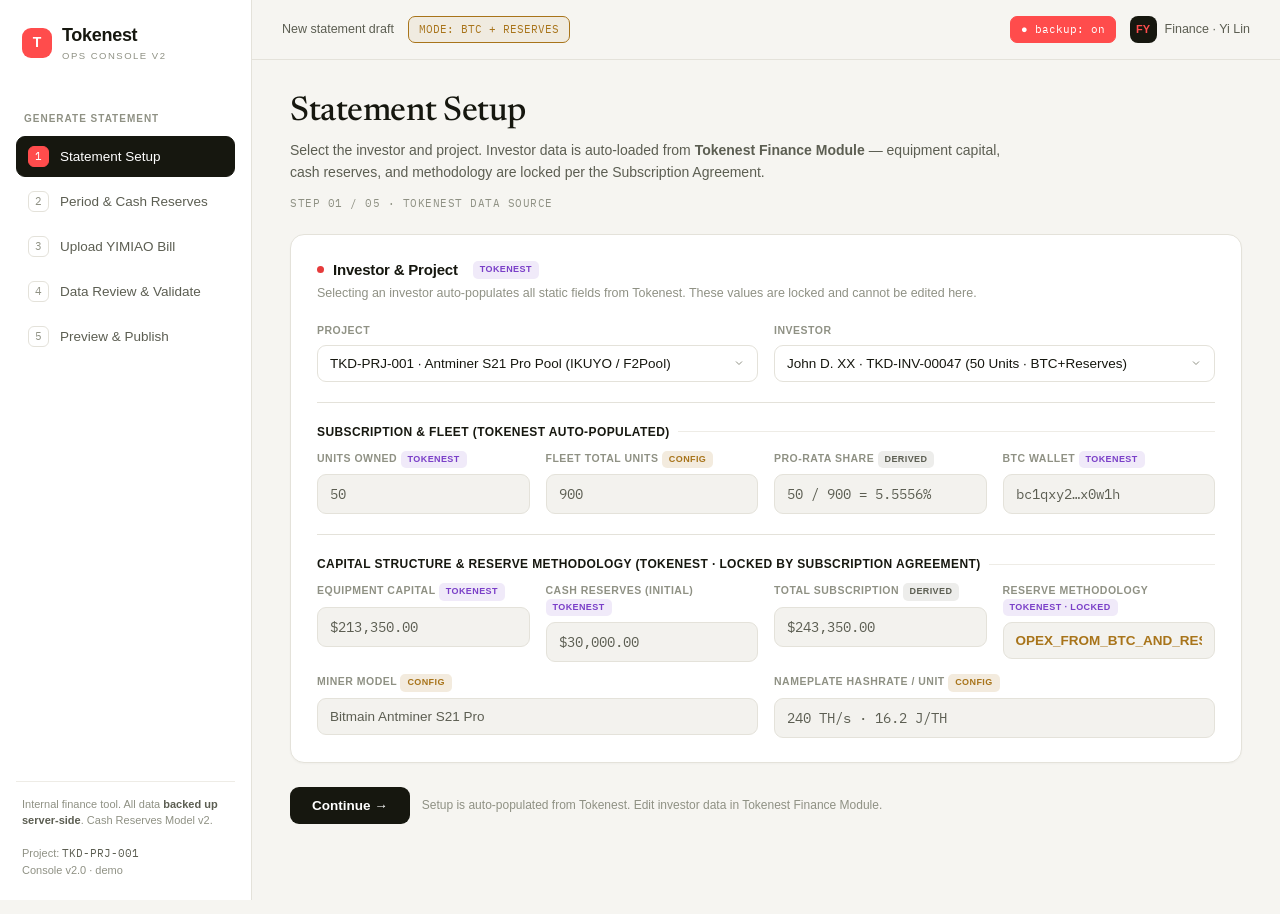
<file: agent-style-demo/apps/tokenest-accounting-statement-v2/index_2.html>
<!DOCTYPE html>
<html lang="en">
<head>
<meta charset="UTF-8">
<meta name="viewport" content="width=device-width, initial-scale=1.0">
<title>Tokenest · TKD Statement Automation v2</title>
<style>
  @import url('https://fonts.googleapis.com/css2?family=Newsreader:opsz,wght@6..72,400;6..72,500;6..72,600&family=IBM+Plex+Mono:wght@400;500;600&display=swap');

  :root{
    --bg:#f6f5f1;
    --panel:#ffffff;
    --panel-2:#f3f2ee;
    --line:#e4e2da;
    --line-soft:#eeece6;
    --ink:#16170f;
    --ink-dim:#5c5e52;
    --ink-faint:#8f9184;
    --accent:#1a1c12;
    --yellow:#ff4c4c;
    --yellow-deep:#e63b3b;
    --green:#1f8a4c;
    --red:#c8362e;
    --blue:#2f6fd6;
    --gold:#a8741a;
    --radius:14px;
    --mono:'IBM Plex Mono',monospace;
    --sans:-apple-system,BlinkMacSystemFont,'Segoe UI',Helvetica,Arial,sans-serif;
    --serif:'Newsreader',Georgia,serif;
  }
  *{box-sizing:border-box;margin:0;padding:0}
  html,body{background:var(--bg);color:var(--ink);font-family:var(--sans);font-size:14px;line-height:1.5;-webkit-font-smoothing:antialiased}
  .app{display:flex;min-height:100vh}

  /* Sidebar */
  .side{width:252px;flex:0 0 252px;background:var(--panel);border-right:1px solid var(--line);padding:22px 16px;position:sticky;top:0;height:100vh;display:flex;flex-direction:column;gap:4px}
  .brand{display:flex;align-items:center;gap:10px;margin-bottom:28px;padding:0 6px}
  .brand .logo{width:30px;height:30px;border-radius:9px;background:var(--yellow);display:flex;align-items:center;justify-content:center;font-weight:700;color:#fff;font-size:14px}
  .brand b{font-size:18px;letter-spacing:-.3px;font-weight:600}
  .brand span{display:block;font-size:9.5px;color:var(--ink-faint);letter-spacing:1.5px;text-transform:uppercase;margin-top:0}
  .nav-label{font-size:10px;letter-spacing:1px;text-transform:uppercase;color:var(--ink-faint);margin:16px 8px 6px;font-weight:600}
  .step{display:flex;align-items:center;gap:11px;padding:9px 11px;border-radius:9px;color:var(--ink-dim);cursor:pointer;border:1px solid transparent;transition:.13s;font-size:13.5px}
  .step:hover{background:var(--panel-2)}
  .step.active{background:var(--ink);border-color:var(--ink);color:#fff}
  .step.done{color:var(--ink)}
  .step .num{width:21px;height:21px;flex:0 0 21px;border-radius:6px;border:1px solid var(--line);display:flex;align-items:center;justify-content:center;font-family:var(--mono);font-size:10.5px;color:var(--ink-faint)}
  .step.active .num{border-color:var(--yellow);background:var(--yellow);color:#fff}
  .step.done .num{background:var(--ink);border-color:var(--ink);color:var(--yellow)}
  .side-foot{margin-top:auto;font-size:11px;color:var(--ink-faint);border-top:1px solid var(--line-soft);padding-top:14px;padding-left:6px}
  .side-foot code{font-family:var(--mono);color:var(--ink-dim)}
  .side-foot b{color:var(--ink-dim)}

  /* Main */
  .main{flex:1;min-width:0;display:flex;flex-direction:column}
  .topbar{height:60px;border-bottom:1px solid var(--line);display:flex;align-items:center;padding:0 30px;gap:14px;background:rgba(246,245,241,.85);backdrop-filter:blur(8px);position:sticky;top:0;z-index:20}
  .topbar .ctx{font-size:12.5px;color:var(--ink-dim)}
  .topbar .ctx b{color:var(--ink);font-weight:600}
  .pill{font-family:var(--mono);font-size:11px;padding:4px 10px;border-radius:7px;border:1px solid var(--line);color:var(--ink-dim);background:var(--panel)}
  .pill.live{border-color:var(--yellow);color:#fff;background:var(--yellow)}
  .pill.gold{border-color:var(--gold);color:var(--gold);background:rgba(168,116,26,.08)}
  .spacer{flex:1}
  .who{font-size:12.5px;color:var(--ink-dim);display:flex;align-items:center;gap:8px}
  .who .av{width:27px;height:27px;border-radius:8px;background:var(--ink);display:flex;align-items:center;justify-content:center;font-size:11px;color:var(--yellow);font-weight:600}

  .stage{padding:34px 38px 90px;max-width:1180px;width:100%;margin:0 auto}
  .h1{font-family:var(--serif);font-size:34px;font-weight:500;letter-spacing:-.5px;line-height:1.1}
  .sub{color:var(--ink-dim);margin-top:9px;font-size:14px;max-width:730px;line-height:1.55}
  .stepline{display:flex;align-items:center;gap:8px;margin-top:12px;font-size:10.5px;color:var(--ink-faint);font-family:var(--mono);letter-spacing:.5px}

  .card{background:var(--panel);border:1px solid var(--line);border-radius:var(--radius);padding:24px 26px;margin-top:22px;box-shadow:0 1px 2px rgba(20,23,15,.03)}
  .card h3{font-size:15px;font-weight:600;display:flex;align-items:center;gap:9px;margin-bottom:3px;letter-spacing:-.2px}
  .card h3 .dot{width:7px;height:7px;border-radius:50%;background:var(--yellow-deep)}
  .card .hint{font-size:12.5px;color:var(--ink-faint);margin-bottom:20px}

  .grid{display:grid;gap:16px}
  .g2{grid-template-columns:1fr 1fr}
  .g3{grid-template-columns:1fr 1fr 1fr}
  .g4{grid-template-columns:1fr 1fr 1fr 1fr}
  label.fl{display:block;font-size:10.5px;letter-spacing:.5px;text-transform:uppercase;color:var(--ink-faint);margin-bottom:6px;font-weight:600}
  .ctrl,select,input{width:100%;background:var(--panel);border:1px solid var(--line);color:var(--ink);border-radius:9px;padding:10px 12px;font-family:var(--sans);font-size:13.5px;outline:none;transition:.13s}
  .ctrl:focus,select:focus,input:focus{border-color:var(--ink);box-shadow:0 0 0 3px rgba(255,76,76,.25)}
  input[readonly]{background:var(--panel-2);color:var(--ink-dim)}
  input.mono{font-family:var(--mono);}
  select{appearance:none;background-image:url("data:image/svg+xml;utf8,<svg xmlns='http://www.w3.org/2000/svg' width='12' height='12' viewBox='0 0 24 24' fill='none' stroke='%238f9184' stroke-width='2'><path d='M6 9l6 6 6-6'/></svg>");background-repeat:no-repeat;background-position:right 12px center}
  input[type=range]{-webkit-appearance:none;height:6px;background:var(--line);border-radius:3px;border:none;padding:0;box-shadow:none}
  input[type=range]::-webkit-slider-thumb{-webkit-appearance:none;width:18px;height:18px;border-radius:50%;background:var(--yellow);cursor:pointer;border:2px solid #fff;box-shadow:0 1px 3px rgba(0,0,0,.2)}

  .btn{display:inline-flex;align-items:center;gap:8px;background:var(--ink);color:#fff;border:none;border-radius:9px;padding:11px 22px;font-size:13.5px;font-weight:600;cursor:pointer;transition:.13s;font-family:var(--sans)}
  .btn:hover{background:#000;transform:translateY(-1px)}
  .btn.ghost{background:var(--panel);border:1px solid var(--line);color:var(--ink-dim)}
  .btn.ghost:hover{border-color:var(--ink);color:var(--ink);transform:none}
  .btn.yellow{background:var(--yellow);color:#fff}
  .btn.yellow:hover{background:var(--yellow-deep)}
  .btn:disabled{opacity:.35;cursor:not-allowed;transform:none}
  .actions{display:flex;gap:12px;margin-top:24px;align-items:center}
  .actions span{color:var(--ink-faint);font-size:12px}

  .uploadzone{border:1.5px dashed var(--line);border-radius:12px;padding:34px;text-align:center;cursor:pointer;transition:.13s;background:var(--panel-2)}
  .uploadzone:hover{border-color:var(--yellow-deep);background:#fff6f6}
  .uploadzone .ic{font-size:26px;margin-bottom:8px}
  .uploadzone b{font-weight:600}
  .uploadzone p{color:var(--ink-faint);font-size:12px;margin-top:4px}
  .filechip{display:flex;align-items:center;gap:10px;background:var(--panel-2);border:1px solid var(--line);border-radius:9px;padding:10px 13px;margin-top:10px;font-size:12.5px}
  .filechip .x{margin-left:auto;color:var(--ink-faint);cursor:pointer}
  .filechip .ok{color:var(--green);font-family:var(--mono);font-size:11px;font-weight:500}

  table.data{width:100%;border-collapse:collapse;font-size:12.5px;margin-top:6px}
  table.data th{text-align:left;font-size:10px;letter-spacing:.6px;text-transform:uppercase;color:var(--ink-faint);font-weight:600;padding:9px 10px;border-bottom:1px solid var(--line)}
  table.data td{padding:9px 10px;border-bottom:1px solid var(--line-soft);font-family:var(--mono);font-size:12px}
  table.data td.lbl{font-family:var(--sans);color:var(--ink-dim)}
  table.data tr:hover td{background:var(--panel-2)}
  .src{display:inline-block;font-size:9px;letter-spacing:.4px;text-transform:uppercase;padding:2px 7px;border-radius:5px;font-family:var(--sans);font-weight:700}
  .src.ocr{background:rgba(47,111,214,.12);color:var(--blue)}
  .src.f2{background:rgba(31,138,76,.12);color:var(--green)}
  .src.cfg{background:rgba(168,116,26,.14);color:var(--gold)}
  .src.man{background:var(--yellow);color:#fff}
  .src.calc{background:rgba(143,145,132,.16);color:var(--ink-dim)}
  .src.tok{background:rgba(130,80,200,.12);color:#7a3fc8}

  .kpi{display:grid;grid-template-columns:repeat(4,1fr);gap:14px;margin-top:18px}
  .kpi .b{background:var(--panel-2);border:1px solid var(--line);border-radius:10px;padding:14px 16px}
  .kpi .b small{font-size:10px;letter-spacing:.6px;text-transform:uppercase;color:var(--ink-faint)}
  .kpi .b div{font-family:var(--mono);font-size:18px;margin-top:5px;font-weight:500}
  .kpi .b .sub{font-size:11px;color:var(--ink-faint);margin-top:2px;font-family:var(--sans)}
  .kpi .b .delta{font-size:11px;margin-top:4px;font-family:var(--mono)}
  .kpi .b .delta.up{color:var(--green)}
  .kpi .b .delta.down{color:var(--red)}

  .banner{display:flex;gap:12px;align-items:flex-start;border-radius:10px;padding:13px 15px;font-size:12.5px;margin-top:16px;border:1px solid}
  .banner.warn{background:#fbf4dd;border-color:#e8d48f;color:#7a5f12}
  .banner.ok{background:#eafaef;border-color:#b6e3c4;color:#1c6b3c}
  .banner.err{background:#fce8e8;border-color:#e8b6b6;color:#8b2020}
  .banner .bi{font-size:15px;line-height:1.2}
  .banner b{color:var(--ink)}

  /* Reserve impact preview */
  .impact-box{background:var(--panel-2);border:1px solid var(--line);border-radius:12px;padding:18px 20px;margin-top:16px}
  .impact-box h4{font-size:12px;letter-spacing:.5px;text-transform:uppercase;color:var(--ink-faint);margin-bottom:12px;font-weight:600}
  .impact-row{display:flex;justify-content:space-between;padding:5px 0;font-size:13px;border-bottom:1px solid var(--line-soft)}
  .impact-row .val{font-family:var(--mono);font-weight:500}
  .impact-row .val.pos{color:var(--green)}
  .impact-row .val.neg{color:var(--red)}
  .impact-row.total{border-top:1px solid var(--line);font-weight:700;margin-top:4px;padding-top:8px}

  /* Validation list */
  .vallist{list-style:none;padding:0;margin-top:8px}
  .vallist li{display:flex;align-items:center;gap:10px;padding:7px 0;font-size:12px;border-bottom:1px solid var(--line-soft);font-family:var(--mono);font-size:11.5px}
  .vallist li .vi{width:18px;height:18px;flex:0 0 18px;border-radius:5px;display:flex;align-items:center;justify-content:center;font-size:10px}
  .vallist li .vi.pass{background:rgba(31,138,76,.15);color:var(--green)}
  .vallist li .vi.warn{background:rgba(168,116,26,.15);color:var(--gold)}
  .vallist li .vi.fail{background:rgba(200,54,46,.15);color:var(--red)}
  .vallist li .vn{color:var(--ink-faint);width:36px}
  .vallist li .vd{flex:1;color:var(--ink-dim)}
  .vallist li .vs{font-weight:600}

  /* Reserve slider */
  .slider-wrap{position:relative;margin-top:6px}
  .slider-ticks{display:flex;justify-content:space-between;font-size:10px;color:var(--ink-faint);font-family:var(--mono);margin-top:4px}

  /* Statement preview */
  .docwrap{background:var(--panel-2);border-radius:14px;padding:0;overflow:hidden;border:1px solid var(--line);margin-top:18px}
  .doc{background:#fff;color:#1a1a1a;font-family:Georgia,'Times New Roman',serif;padding:44px 50px;max-width:820px;margin:24px auto;box-shadow:0 6px 30px rgba(20,23,15,.1);position:relative}
  .doc::after{content:"PREVIEW · NOT PUBLISHED";position:absolute;top:46%;left:50%;transform:translate(-50%,-50%) rotate(-24deg);font-family:var(--sans);font-size:46px;font-weight:800;color:rgba(200,54,46,.06);letter-spacing:6px;pointer-events:none;white-space:nowrap}
  .doc .dhead{display:flex;justify-content:space-between;align-items:flex-start;border-bottom:2px solid #1a1a1a;padding-bottom:14px}
  .doc .dlogo{display:flex;align-items:center;gap:9px}
  .doc .dlogo .m{width:26px;height:26px;border-radius:50%;background:var(--yellow);color:#fff;display:flex;align-items:center;justify-content:center;font-weight:700;font-size:11px;font-family:var(--sans)}
  .doc .dlogo b{font-family:var(--sans);font-weight:700;font-size:18px;letter-spacing:1px}
  .doc .dtitle{text-align:right}
  .doc .dtitle h2{font-family:var(--sans);font-size:16px;letter-spacing:1px;font-weight:700}
  .doc .dtitle p{font-size:11px;color:#555;font-family:var(--sans);margin-top:2px}
  .doc .meta{display:grid;grid-template-columns:repeat(4,1fr);gap:14px;margin:16px 0 6px;font-family:var(--sans)}
  .doc .meta small{font-size:9px;letter-spacing:1px;color:#888;text-transform:uppercase;display:block}
  .doc .meta b{font-size:13px}
  .doc .sec{font-family:var(--sans);font-size:11px;letter-spacing:.5px;font-weight:700;text-transform:uppercase;background:#ececec;padding:6px 10px;margin:22px 0 10px}
  .doc table{width:100%;border-collapse:collapse;font-family:var(--sans);font-size:11.5px}
  .doc table td{padding:5px 8px;border-bottom:1px solid #eee}
  .doc table td.r{text-align:right;font-variant-numeric:tabular-nums}
  .doc table td.lab{color:#333}
  .doc table td.basis{color:#999;font-size:10px;font-family:var(--mono)}
  .doc .subt td{font-weight:700;border-top:1px solid #ccc;border-bottom:none}
  .doc .totl td{font-weight:700;background:#f6f6f6}
  .doc .neg{color:#c8362e}
  .doc .pos{color:#1a7a44}
  .doc .docfoot{margin-top:26px;border-top:1px solid #ddd;padding-top:10px;font-family:var(--sans);font-size:9.5px;color:#999;display:flex;justify-content:space-between}
  .pagetag{text-align:center;font-family:var(--sans);font-size:10px;color:var(--ink-faint);padding:8px;letter-spacing:1px;font-weight:600}
  .gold-star{color:var(--gold);font-weight:700}
  .mode-pill{display:inline-block;font-size:10px;letter-spacing:.5px;text-transform:uppercase;padding:3px 10px;border-radius:6px;border:1px solid var(--gold);color:var(--gold);background:rgba(168,116,26,.08);font-family:var(--sans);font-weight:700}

  .twocol{display:grid;grid-template-columns:1fr 1fr;gap:14px}
  .minih{font-size:11px;letter-spacing:.6px;text-transform:uppercase;color:var(--ink-faint);margin:2px 0 8px}

  .modal-bg{position:fixed;inset:0;background:rgba(20,23,15,.4);backdrop-filter:blur(4px);display:flex;align-items:center;justify-content:center;z-index:100}
  .modal{background:var(--panel);border:1px solid var(--line);border-radius:16px;width:480px;max-width:92vw;padding:28px;box-shadow:0 30px 80px rgba(20,23,15,.25)}
  .modal h3{font-family:var(--serif);font-size:24px;margin-bottom:8px;font-weight:500}
  .modal p{color:var(--ink-dim);font-size:13px;margin-bottom:6px}
  .modal .sumbox{background:var(--panel-2);border:1px solid var(--line);border-radius:10px;padding:15px;margin:16px 0;font-size:12.5px}
  .modal .sumbox .row{display:flex;justify-content:space-between;padding:4px 0}
  .modal .sumbox .row b{font-family:var(--mono)}
  .modal .mact{display:flex;gap:10px;justify-content:flex-end;margin-top:18px}

  .hide{display:none!important}
  .toast{position:fixed;bottom:26px;left:50%;transform:translateX(-50%);background:var(--ink);color:var(--yellow);padding:13px 24px;border-radius:30px;font-weight:600;font-size:13px;z-index:200;box-shadow:0 10px 30px rgba(20,23,15,.3)}

  .radio-row{display:flex;gap:10px;margin-top:4px}
  .radio-card{flex:1;border:1px solid var(--line);border-radius:11px;padding:14px 15px;cursor:pointer;transition:.13s;background:var(--panel)}
  .radio-card:hover{border-color:var(--ink-faint)}
  .radio-card.sel{border-color:var(--ink);background:#fff6f6;box-shadow:0 0 0 3px rgba(255,76,76,.2)}
  .radio-card b{font-size:13.5px}
  .radio-card p{font-size:11.5px;color:var(--ink-faint);margin-top:3px}
  .legend{display:flex;flex-wrap:wrap;gap:14px;margin-top:16px;font-size:11px;color:var(--ink-dim)}
  .legend span{display:inline-flex;align-items:center;gap:6px}

  .divider{height:1px;background:var(--line);margin:20px 0}
  .sechead{font-size:12px;font-weight:700;letter-spacing:.4px;text-transform:uppercase;color:var(--ink);margin:16px 0 10px;display:flex;align-items:center;gap:8px}
  .sechead::after{content:'';flex:1;height:1px;background:var(--line-soft)}
</style>
</head>
<body>
<div class="app">
  <!-- SIDEBAR -->
  <aside class="side">
    <div class="brand">
      <div class="logo">T</div>
      <div><b>Tokenest</b><span>Ops Console v2</span></div>
    </div>
    <div class="nav-label">Generate Statement</div>
    <div class="step active" data-step="1" id="nav1"><div class="num">1</div><div>Statement Setup</div></div>
    <div class="step" data-step="2" id="nav2"><div class="num">2</div><div>Period &amp; Cash Reserves</div></div>
    <div class="step" data-step="3" id="nav3"><div class="num">3</div><div>Upload YIMIAO Bill</div></div>
    <div class="step" data-step="4" id="nav4"><div class="num">4</div><div>Data Review &amp; Validate</div></div>
    <div class="step" data-step="5" id="nav5"><div class="num">5</div><div>Preview &amp; Publish</div></div>
    <div class="side-foot">
      Internal finance tool. All data <b>backed up server-side</b>. Cash Reserves Model v2.<br><br>
      Project: <code>TKD-PRJ-001</code><br>Console v2.0 · demo
    </div>
  </aside>

  <!-- MAIN -->
  <div class="main">
    <div class="topbar">
      <div class="ctx" id="topctx">New statement draft</div>
      <span class="pill gold" id="pillmode">MODE: BTC + RESERVES</span>
      <div class="spacer"></div>
      <div class="pill live">● backup: on</div>
      <div class="who"><div class="av">FY</div> Finance · Yi Lin</div>
    </div>

    <div class="stage">

      <!-- ===================== STEP 1 ===================== -->
      <section id="s1">
        <div class="h1">Statement Setup</div>
        <div class="sub">Select the investor and project. Investor data is auto-loaded from <b>Tokenest Finance Module</b> — equipment capital, cash reserves, and methodology are locked per the Subscription Agreement.</div>
        <div class="stepline">STEP 01 / 05 · TOKENEST DATA SOURCE</div>

        <div class="card">
          <h3><span class="dot"></span>Investor &amp; Project <span class="src tok" style="margin-left:6px">TOKENEST</span></h3>
          <div class="hint">Selecting an investor auto-populates all static fields from Tokenest. These values are locked and cannot be edited here.</div>
          <div class="grid g2">
            <div>
              <label class="fl">Project</label>
              <select id="f_project">
                <option value="TKD-PRJ-001">TKD-PRJ-001 · Antminer S21 Pro Pool (IKUYO / F2Pool)</option>
                <option value="TKD-PRJ-002">TKD-PRJ-002 · S21 Hydro Pool</option>
              </select>
            </div>
            <div>
              <label class="fl">Investor</label>
              <select id="f_investor">
                <option value="John D. XX|TKD-INV-00047|bc1qxy2…x0w1h|50|213350|30000|reserves|Sarah Lim, CFA">John D. XX · TKD-INV-00047 (50 Units · BTC+Reserves)</option>
                <option value="Aiko T.|TKD-INV-00031|bc1q8h4…m2v9p|120|512040|60000|btconly|Sarah Lim, CFA">Aiko T. · TKD-INV-00031 (120 Units · BTC Only)</option>
                <option value="Marcus L.|TKD-INV-00088|bc1qr7t…k4d1s|35|149345|15000|reserves|Sarah Lim, CFA">Marcus L. · TKD-INV-00088 (35 Units · BTC+Reserves)</option>
              </select>
            </div>
          </div>

          <div class="divider"></div>
          <div class="sechead">Subscription &amp; Fleet (Tokenest auto-populated)</div>
          <div class="grid g4" style="margin-top:8px">
            <div>
              <label class="fl">Units Owned <span class="src tok">TOKENEST</span></label>
              <input class="mono" id="f_units" value="50" readonly>
            </div>
            <div>
              <label class="fl">Fleet Total Units <span class="src cfg">CONFIG</span></label>
              <input class="mono" id="f_pool" value="900" readonly>
            </div>
            <div>
              <label class="fl">Pro-rata Share <span class="src calc">DERIVED</span></label>
              <input class="mono" id="f_share" value="50 / 900 = 5.5556%" readonly>
            </div>
            <div>
              <label class="fl">BTC Wallet <span class="src tok">TOKENEST</span></label>
              <input class="mono" id="f_wallet" value="bc1qxy2…x0w1h" readonly>
            </div>
          </div>

          <div class="divider"></div>
          <div class="sechead">Capital Structure &amp; Reserve Methodology (Tokenest · locked by Subscription Agreement)</div>
          <div class="grid g4" style="margin-top:8px">
            <div>
              <label class="fl">Equipment Capital <span class="src tok">TOKENEST</span></label>
              <input class="mono" id="f_equip" value="$213,350" readonly>
            </div>
            <div>
              <label class="fl">Cash Reserves (Initial) <span class="src tok">TOKENEST</span></label>
              <input class="mono" id="f_cashinit" value="$30,000" readonly>
            </div>
            <div>
              <label class="fl">Total Subscription <span class="src calc">DERIVED</span></label>
              <input class="mono" id="f_totsub" value="$243,350" readonly>
            </div>
            <div>
              <label class="fl">Reserve Methodology <span class="src tok">TOKENEST · LOCKED</span></label>
              <input id="f_method" value="OPEX_FROM_BTC_AND_RESERVES" readonly style="color:var(--gold);font-weight:600">
            </div>
          </div>

          <div class="grid g2" style="margin-top:12px">
            <div>
              <label class="fl">Miner Model <span class="src cfg">CONFIG</span></label>
              <input id="f_model" value="Bitmain Antminer S21 Pro" readonly>
            </div>
            <div>
              <label class="fl">Nameplate Hashrate / Unit <span class="src cfg">CONFIG</span></label>
              <input class="mono" id="f_hr" value="240 TH/s · 16.2 J/TH" readonly>
            </div>
          </div>
        </div>
        <div class="actions">
          <button class="btn" onclick="go(2)">Continue →</button>
          <span>Setup is auto-populated from Tokenest. Edit investor data in Tokenest Finance Module.</span>
        </div>
      </section>

      <!-- ===================== STEP 2 ===================== -->
      <section id="s2" class="hide">
        <div class="h1">Period, Pricing &amp; Cash Reserves</div>
        <div class="sub">Set the statement period, pricing, and make the <b>cash reserves allocation decision</b> for this month. The reserve draw amount determines how much opex is funded from reserves vs. BTC deduction.</div>
        <div class="stepline">STEP 02 / 05 · MANAGER DECISION POINT</div>

        <div class="card">
          <h3><span class="dot"></span>Statement Period</h3>
          <div class="hint">Determines days in period. Statement number is auto-generated.</div>
          <div class="grid g3">
            <div>
              <label class="fl">Month</label>
              <select id="f_month">
                <option value="2026-02|Feb 1 – Feb 28 2026|28|TKD-2026-02-0047">February 2026</option>
                <option value="2026-04|Apr 1 – Apr 30 2026|30|TKD-2026-04-0047">April 2026</option>
                <option value="2026-03|Mar 1 – Mar 31 2026|31|TKD-2026-03-0047">March 2026</option>
              </select>
            </div>
            <div><label class="fl">Days in Period <span class="src calc">DERIVED</span></label><input class="mono" id="f_days" value="28" readonly></div>
            <div><label class="fl">Statement No. <span class="src calc">AUTO</span></label><input class="mono" id="f_stmtno" value="TKD-2026-02-0047" readonly></div>
          </div>
          <div class="banner ok"><span class="bi">✓</span><div>Prior statement found: <b>TKD-2026-01-0047</b> · Closing BTC: 0.065828 ₿ · Closing Reserve: $12,500.00</div></div>
        </div>

        <div class="card">
          <h3><span class="dot"></span>BTC Account &amp; Pricing</h3>
          <div class="grid g2">
            <div>
              <label class="fl">Opening Balance BTC <span class="src calc">AUTO · from T-1</span></label>
              <input class="mono" id="f_open" type="number" step="0.00000001" value="0.00000000">
              <div style="font-size:11px;color:var(--ink-faint);margin-top:4px">Carried from TKD-2026-01-0047 closing. Manual override if needed.</div>
            </div>
            <div>
              <label class="fl">Investor Withdrawal BTC <span class="src man">MANUAL</span></label>
              <input class="mono" id="f_wdr" type="number" step="0.00000001" value="0.02000000">
              <div style="font-size:11px;color:var(--ink-faint);margin-top:4px">Pull from BitGo or enter manually.</div>
            </div>
          </div>
          <div class="grid g2" style="margin-top:16px">
            <div>
              <label class="fl">Period VWAP BTC/USD <span class="src f2">CME CF</span></label>
              <input class="mono" id="f_vwap" value="$96,400" readonly>
              <div style="font-size:11px;color:var(--ink-faint);margin-top:4px">CME CF Bitcoin Reference Rate · period average</div>
            </div>
            <div>
              <label class="fl">Avg BTC Reporting Price <span class="src man">MANUAL</span></label>
              <input class="mono" id="f_reportprice" type="number" value="96400">
              <button class="btn ghost" style="padding:6px 12px;font-size:11px;margin-top:6px" onclick="document.getElementById('f_reportprice').value=96400;syncAll()">Use CME VWAP</button>
            </div>
          </div>
        </div>

        <!-- CASH RESERVES DECISION — THE CORE NEW FEATURE -->
        <div class="card" style="border:1.5px solid var(--gold);background:rgba(168,116,26,.02)">
          <h3><span class="dot" style="background:var(--gold)"></span>Cash Reserves Decision <span class="mode-pill" id="modepill">BTC + RESERVES</span></h3>
          <div class="hint">The Manager decides how much of the investor's pro-rata opex is funded from cash reserves this period. The remainder will be deducted from BTC. This directly affects the investor's net BTC distribution.</div>

          <div class="grid g2">
            <div>
              <label class="fl">Reserve Opening Balance <span class="src calc">AUTO · from T-1</span></label>
              <input class="mono" id="f_rsvopen" value="$18,500.00" readonly style="font-size:16px;font-weight:600">
            </div>
            <div>
              <label class="fl">Pro-rata Opex (estimated) <span class="src calc">ESTIMATE</span></label>
              <input class="mono" id="f_opexest" value="$12,153.47" readonly>
              <div style="font-size:11px;color:var(--ink-faint);margin-top:4px">Final amount confirmed after YIMIAO bill upload in Step 3</div>
            </div>
          </div>

          <div class="divider"></div>
          <div class="sechead">Manager Decision: Opex Funded from Reserves This Period</div>
          <div class="grid g2" style="margin-top:8px">
            <div>
              <label class="fl">Opex from Reserves (USD) <span class="src man">MANAGER INPUT · F156</span></label>
              <div style="display:flex;align-items:center;gap:12px">
                <input type="range" id="f_rsvdraw_slider" min="0" max="12153" value="6000" step="100" style="flex:1" oninput="syncReserveDraw()">
                <input class="mono" id="f_rsvdraw" type="number" value="6000" step="100" style="width:130px;text-align:right;font-size:16px;font-weight:600" oninput="syncReserveSlider()">
              </div>
              <div class="slider-ticks"><span>$0</span><span>$3,000</span><span>$6,000</span><span>$9,000</span><span>$12,153</span></div>
              <div style="font-size:11px;color:var(--ink-faint);margin-top:6px">Constraint: 0 ≤ draw ≤ MIN($18,500 reserve balance, $12,153.47 pro-rata opex)</div>
            </div>
            <div>
              <label class="fl">Reserve Top-up from BTC (USD) <span class="src man">MANAGER INPUT · F157 · OPTIONAL</span></label>
              <input class="mono" id="f_rsvtopup" type="number" value="0" step="100" oninput="syncAll()">
              <div style="font-size:11px;color:var(--ink-faint);margin-top:4px">If > $0, equivalent BTC will be deducted and credited to reserves.</div>
            </div>
          </div>

          <!-- LIVE IMPACT PREVIEW -->
          <div class="impact-box" id="impactBox">
            <h4>📐 Live Impact Preview</h4>
            <div class="impact-row"><span>Total Pro-rata Opex</span><span class="val" id="imp_opex">$12,153.47</span></div>
            <div class="impact-row"><span>├─ Funded from Cash Reserves</span><span class="val pos" id="imp_fromrsv">$6,000.00 (49.4%)</span></div>
            <div class="impact-row"><span>└─ Funded from BTC Deduction</span><span class="val neg" id="imp_frombtc">$6,153.47 (50.6%) = 0.063833 ₿</span></div>
            <div class="impact-row" style="margin-top:8px"><span>Reserve Closing Balance</span><span class="val" id="imp_rsvclose">$12,500.00</span></div>
            <div class="impact-row"><span>Reserve Runway (at current draw rate)</span><span class="val" id="imp_runway">~2.1 months</span></div>
            <div class="impact-row total"><span>→ Est. Net BTC to Investor</span><span class="val pos" id="imp_netbtc" style="font-size:15px">~0.085828 ₿</span></div>
            <div class="impact-row"><span>→ Est. Net Economic Return</span><span class="val" id="imp_neteco">$2,273.81</span></div>
            <div style="font-size:11px;color:var(--ink-faint);margin-top:8px">Net Economic Return = Net BTC in USD − Reserve Drawdown. Should ≈ BTC_ONLY mode result (invariance check V020).</div>
          </div>

          <div id="rsv_warnings"></div>
        </div>

        <div class="actions">
          <button class="btn ghost" onclick="go(1)">← Back</button>
          <button class="btn" onclick="go(3)">Continue →</button>
        </div>
      </section>

      <!-- ===================== STEP 3 ===================== -->
      <section id="s3" class="hide">
        <div class="h1">Upload YIMIAO Bill</div>
        <div class="sub">Attach the supplier invoices from <b>YIMIAO TECH PTE. LTD.</b>: the electricity Operating-Cost bill and the Management-Fee bill. OCR extracts the figures for tie-out validation against F2Pool data.</div>
        <div class="stepline">STEP 03 / 05 · PROJECT-LEVEL DOCUMENTS</div>

        <div class="card">
          <h3><span class="dot"></span>Supplier Invoices · YIMIAO TECH PTE. LTD.</h3>
          <div class="hint">Two invoices required per monthly close. Drag & drop or click. Demo pre-loaded with Feb 2026 IKUYO bills.</div>
          <div class="uploadzone" onclick="loadBills()">
            <div class="ic">📄</div>
            <b>Drop YIMIAO PDFs here</b>
            <p>invoice-…Operating-Cost.pdf · invoice-…Management-Fee.pdf</p>
          </div>
          <div id="billchips"></div>
        </div>

        <div class="card" id="ocrSummary" style="display:none">
          <h3><span class="dot"></span>OCR Extraction Summary</h3>
          <table class="data">
            <thead><tr><th>Field</th><th>Extracted Value</th><th>Status</th></tr></thead>
            <tbody>
              <tr><td class="lbl">Total hashrate (period sum)</td><td>8,525,515.82 TH/s</td><td><span class="src f2">✓ CONFIRMED</span></td></tr>
              <tr><td class="lbl">Power cost (pre-tax)</td><td>$144,397.47</td><td><span class="src f2">✓ CONFIRMED</span></td></tr>
              <tr><td class="lbl">Power tax (14.9%)</td><td>$21,515.22</td><td><span class="src f2">✓ CONFIRMED</span></td></tr>
              <tr><td class="lbl">Power total (incl. tax)</td><td>$165,912.69</td><td><span class="src f2">✓ CONFIRMED</span></td></tr>
              <tr><td class="lbl">Hosting fee</td><td>$46,579.83</td><td><span class="src f2">✓ CONFIRMED</span></td></tr>
              <tr><td class="lbl">Fleet BTC income</td><td>2.993226 ₿</td><td><span class="src f2">✓ CONFIRMED</span></td></tr>
              <tr><td class="lbl">Operator fee (6%)</td><td>0.179594 ₿</td><td><span class="src f2">✓ CONFIRMED</span></td></tr>
            </tbody>
          </table>
          <div class="banner ok" style="margin-top:12px"><span class="bi">✓</span><div>
            <b>Tie-out checks passed:</b><br>
            V025: Operator hashrate vs F2Pool — deviation 0.03% (limit 0.5%)<br>
            V026: Operator BTC income vs F2Pool fleet total — deviation 0.0001 ₿ (limit 0.001 ₿)
          </div></div>
        </div>

        <div class="actions">
          <button class="btn ghost" onclick="go(2)">← Back</button>
          <button class="btn" id="b3next" disabled onclick="go(4)">Run OCR &amp; Continue →</button>
        </div>
      </section>

      <!-- ===================== STEP 4 ===================== -->
      <section id="s4" class="hide">
        <div class="h1">Data Review &amp; Validation</div>
        <div class="sub">All data sources, calculations, and validations in one view. <b>Finance staff only.</b> Every validation must pass (or be acknowledged) before the statement can advance to READY_FOR_DISTRIBUTION.</div>
        <div class="stepline">STEP 04 / 05 · FINANCE-ONLY · ALL VALIDATIONS MUST PASS</div>

        <div class="legend">
          <span><i class="src tok">TOKENEST</i> investor data</span>
          <span><i class="src f2">F2POOL</i> mining telemetry</span>
          <span><i class="src ocr">OCR</i> from YIMIAO bill</span>
          <span><i class="src cfg">CONFIG</i> platform constant</span>
          <span><i class="src man">MANUAL</i> finance/manager input</span>
          <span><i class="src calc">CALC</i> derived</span>
        </div>

        <!-- Data Sources Summary -->
        <div class="card">
          <h3><span class="dot"></span>Data Sources — Project Level <span class="src f2" style="margin-left:6px">F2POOL + OCR</span></h3>
          <table class="data">
            <thead><tr><th style="width:38%">Field</th><th>Value</th><th>Source</th></tr></thead>
            <tbody id="t_real"></tbody>
          </table>
        </div>

        <!-- Earnings Waterfall -->
        <div class="card">
          <h3><span class="dot"></span>Earnings Waterfall — Investor Allocation <span class="src calc" style="margin-left:6px">CALC</span></h3>
          <div class="hint">Pro-rata: <span id="prorataDisp">50 / 900 = 5.5556%</span>. Period VWAP: $96,400/BTC. <b>Opex deducted = BTC-funded portion only</b> (after reserve offset).</div>
          <table class="data">
            <thead><tr><th style="width:38%">Line Item</th><th>BTC</th><th>USD (Est.)</th></tr></thead>
            <tbody id="t_waterfall"></tbody>
          </table>
        </div>

        <!-- Cash Reserves Detail -->
        <div class="card" style="border-left:3px solid var(--gold)">
          <h3><span class="dot" style="background:var(--gold)"></span>Cash Reserves Ledger <span class="src calc" style="margin-left:6px">CALC + MANAGER</span></h3>
          <table class="data">
            <thead><tr><th style="width:38%">Entry</th><th>Reference</th><th>USD</th><th>Balance After</th></tr></thead>
            <tbody id="t_rsvledger"></tbody>
          </table>
          <div style="font-size:11px;color:var(--ink-faint);margin-top:8px">Inception reserve: $30,000.00. Drawn ITD: $17,500.00. Top-ups ITD: $0.00.</div>
        </div>

        <!-- Opex Funding Split -->
        <div class="card">
          <h3><span class="dot"></span>Opex Funding Breakdown <span class="src calc" style="margin-left:6px">CALC</span></h3>
          <table class="data">
            <thead><tr><th style="width:38%">Component</th><th>USD</th><th>Share</th><th>BTC Impact</th></tr></thead>
            <tbody id="t_opexsplit"></tbody>
          </table>
        </div>

        <!-- Formula Mapping -->
        <div class="card">
          <h3><span class="dot"></span>Formula Mapping — Audit Trail <span class="src calc" style="margin-left:6px">UPDATED v2</span></h3>
          <table class="data">
            <tbody id="t_formulas"></tbody>
          </table>
        </div>

        <!-- Validation Panel -->
        <div class="card">
          <h3><span class="dot"></span>Validation Results</h3>
          <div class="hint">Blocking validations (✗) must be resolved before statement can advance. Warnings (⚠) are advisory.</div>
          <ul class="vallist" id="vallist"></ul>
          <div id="valSummary" style="margin-top:14px"></div>
        </div>

        <div class="actions">
          <button class="btn ghost" onclick="go(3)">← Back</button>
          <button class="btn" id="b4next" onclick="go(5)">Generate Statement Preview →</button>
        </div>
      </section>

      <!-- ===================== STEP 5 ===================== -->
      <section id="s5" class="hide">
        <div class="h1">Preview &amp; Publish</div>
        <div class="sub">Auto-generated TKD monthly statement based on all data and the Cash Reserves decision. This is what the investor will see. Publish when ready.</div>
        <div class="stepline">STEP 05 / 05 · PREVIEW ONLY UNTIL PUBLISHED</div>

        <div class="docwrap">
          <div class="pagetag">CLIENT SUMMARY — 1 PAGE</div>
          <div class="doc" id="docClient"></div>
          <div class="pagetag">DATA APPENDIX · PAGE 1 — ACCOUNT STATEMENT + CASH RESERVES LEDGER</div>
          <div class="doc" id="docApp1"></div>
          <div class="pagetag">DATA APPENDIX · PAGE 2 — EARNINGS WATERFALL</div>
          <div class="doc" id="docApp2"></div>
          <div class="pagetag">DATA APPENDIX · PAGE 3 — OPERATING COSTS</div>
          <div class="doc" id="docApp3"></div>
        </div>

        <div class="card">
          <h3><span class="dot"></span>Publish Schedule</h3>
          <div class="hint">Choose how this statement is released to the investor.</div>
          <div class="radio-row" id="schedRow">
            <div class="radio-card sel" data-sched="now" onclick="pickSched(this)"><b>Publish now</b><p>Release immediately to investor portal &amp; email.</p></div>
            <div class="radio-card" data-sched="schedule" onclick="pickSched(this)"><b>Schedule</b><p>Release on a chosen date/time.</p></div>
            <div class="radio-card" data-sched="draft" onclick="pickSched(this)"><b>Save as draft</b><p>Keep internal; do not release.</p></div>
          </div>
          <div id="schedDate" class="hide" style="margin-top:14px;max-width:280px">
            <label class="fl">Release at</label>
            <input type="datetime-local" id="f_sched" value="2026-03-01T09:00">
          </div>
        </div>

        <div class="actions">
          <button class="btn ghost" onclick="go(4)">← Back</button>
          <button class="btn yellow" id="publishBtn" onclick="askPublish()">Publish statement</button>
        </div>
      </section>

    </div>
  </div>
</div>

<!-- MODAL -->
<div id="modal" class="modal-bg hide">
  <div class="modal">
    <h3>Confirm publish</h3>
    <p>You're about to release this statement to the investor. This action notifies the investor and writes the closing balance to their ledger.</p>
    <div class="sumbox" id="modalsum"></div>
    <div class="mact">
      <button class="btn ghost" onclick="closeModal()">Cancel</button>
      <button class="btn yellow" onclick="confirmPublish()">Yes, publish now</button>
    </div>
  </div>
</div>
<div id="toast" class="toast hide"></div>

<script>
/* ======================== STATE ======================== */
const S = {
  // Step 1 — Tokenest data (auto-populated, locked)
  investor:'John D. XX', invId:'TKD-INV-00047', wallet:'bc1qxy2…x0w1h',
  units:50, pool:900,
  equipCap:213350, cashInit:30000, totSub:243350,
  method:'OPEX_FROM_BTC_AND_RESERVES', // or OPEX_FROM_BTC_ONLY
  rmName:'Sarah Lim, CFA',

  // Step 2
  month:'Feb 1 – Feb 28 2026', days:28, stmtNo:'TKD-2026-02-0047',
  openBal:0.0, wdr:0.02000000,
  vwap:96400, reportPrice:96400,
  rsvOpen:18500.00,         // from T-1 closing
  rsvDraw:6000.00,           // MANAGER DECISION — F156
  rsvTopup:0.00,             // F157
  priorCloseBTC:0.065828,   // for display
  priorCloseRsv:18500.00,

  // Step 3
  billsLoaded:false,
  sched:'now'
};

/* F2Pool + YIMIAO data (Feb 2026) */
const REAL = {
  fleetBTC:2.993226,
  powerPre:144397.47,
  powerTax:21515.22,
  powerTotal:165912.69,
  hostingFee:46579.83,
  insuranceFee:3520.28,
  custodyFee:1500.00,
  complianceFee:1250.00,
  repairsFee:0.00,
  fixedOpexSub:6270.28,
  phSub:212492.52,
  fleetOpexTotal:218762.80,
  uptime:0.99,
  fleetMW:3.50,
  networkDiff:109.4,
  hashprice:0.0554,
  operatorFeeRate:0.06,
  adminFeeRate:0.04,
  uptimePrior:0.986,
  diffPrior:112.0,
  hashpricePrior:0.0517
};

/* ======================== HELPERS ======================== */
const fmt=(n,d=2)=>n.toLocaleString('en-US',{minimumFractionDigits:d,maximumFractionDigits:d});
const btc=(n)=>n.toLocaleString('en-US',{minimumFractionDigits:6,maximumFractionDigits:8});
const usd=(n)=>'$'+fmt(n,2);
const pct=(n)=>fmt(n*100,1)+'%';

/* ======================== NAVIGATION ======================== */
function go(step){
  for(let i=1;i<=5;i++){
    document.getElementById('s'+i).classList.toggle('hide', i!==step);
    const nav=document.getElementById('nav'+i);
    nav.classList.toggle('active', i===step);
    nav.classList.toggle('done', i<step);
  }
  if(step===4) buildReview();
  if(step===5) buildDocs();
  window.scrollTo({top:0,behavior:'smooth'});
  document.getElementById('topctx').innerHTML = 'Draft · <b>'+S.investor+'</b> · '+S.month;
}

/* ======================== SYNC ======================== */
function syncSetup(){
  const inv=document.getElementById('f_investor').value.split('|');
  S.investor=inv[0]; S.invId=inv[1]; S.wallet=inv[2];
  S.units=+inv[3]; S.equipCap=+inv[4]; S.cashInit=+inv[5];
  S.method=inv[6]==='reserves'?'OPEX_FROM_BTC_AND_RESERVES':'OPEX_FROM_BTC_ONLY';
  S.rmName=inv[7]; S.totSub=S.equipCap+S.cashInit;

  document.getElementById('f_units').value=S.units;
  document.getElementById('f_pool').value=S.pool;
  document.getElementById('f_share').value=S.units+' / '+S.pool+' = '+fmt(S.units/S.pool*100,4)+'%';
  document.getElementById('f_wallet').value=S.wallet;
  document.getElementById('f_equip').value=usd(S.equipCap);
  document.getElementById('f_cashinit').value=usd(S.cashInit);
  document.getElementById('f_totsub').value=usd(S.totSub);
  document.getElementById('f_method').value=S.method;

  // Update mode pill
  const isReserves = S.method==='OPEX_FROM_BTC_AND_RESERVES';
  document.getElementById('modepill').textContent = isReserves ? 'BTC + RESERVES' : 'BTC ONLY';
  document.getElementById('modepill').style.display = 'inline-block';
  document.getElementById('pillmode').textContent = 'MODE: '+(isReserves?'BTC + RESERVES':'BTC ONLY');
  document.getElementById('pillmode').className = isReserves?'pill gold':'pill';

  // If BTC_ONLY, lock reserve draw to 0
  if(!isReserves){
    document.getElementById('f_rsvdraw').value=0;
    document.getElementById('f_rsvdraw_slider').value=0;
    document.getElementById('f_rsvdraw').readOnly=true;
    document.getElementById('f_rsvdraw_slider').disabled=true;
    document.getElementById('f_rsvtopup').value=0;
    document.getElementById('f_rsvtopup').readOnly=true;
  } else {
    document.getElementById('f_rsvdraw').readOnly=false;
    document.getElementById('f_rsvdraw_slider').disabled=false;
    document.getElementById('f_rsvtopup').readOnly=false;
  }
  syncAll();
}

document.getElementById('f_investor').addEventListener('change', syncSetup);

document.getElementById('f_month').addEventListener('change', e => {
  const m=e.target.value.split('|'); S.month=m[1]; S.days=+m[2]; S.stmtNo=m[3];
  document.getElementById('f_days').value=m[2];
  document.getElementById('f_stmtno').value=m[3];
  syncAll();
});

['f_open','f_wdr','f_reportprice'].forEach(id=>
  document.getElementById(id).addEventListener('input',()=>{
    S.openBal=+document.getElementById('f_open').value||0;
    S.wdr=+document.getElementById('f_wdr').value||0;
    S.reportPrice=+document.getElementById('f_reportprice').value||0;
    syncAll();
  }));

function syncReserveDraw(){
  const v=+document.getElementById('f_rsvdraw_slider').value;
  document.getElementById('f_rsvdraw').value=v;
  S.rsvDraw=v;
  syncAll();
}
function syncReserveSlider(){
  const v=+document.getElementById('f_rsvdraw').value||0;
  document.getElementById('f_rsvdraw_slider').value=Math.min(v,12153);
  S.rsvDraw=v;
  syncAll();
}
document.getElementById('f_rsvtopup').addEventListener('input',function(){
  S.rsvTopup=+this.value||0; syncAll();
});

/* ======================== LIVE IMPACT ======================== */
function syncAll(){
  const share=S.units/S.pool;
  const isReserves = S.method==='OPEX_FROM_BTC_AND_RESERVES';
  const draw = isReserves ? S.rsvDraw : 0;
  const topup = isReserves ? S.rsvTopup : 0;
  const opexInv = REAL.fleetOpexTotal * share;
  const opexFromBTC = opexInv - draw;
  const opexFromBTC_btc = opexFromBTC / S.vwap;
  const invBTC = REAL.fleetBTC * share;
  const totFee = invBTC * (REAL.operatorFeeRate + REAL.adminFeeRate);
  const netBTC = invBTC - opexFromBTC_btc - totFee;
  const netUSD = netBTC * S.reportPrice;
  const rsvClose = S.rsvOpen - draw + topup;
  const runway = draw > 0 ? rsvClose / draw : 999;
  const netEco = netUSD - draw;

  // Update impact box
  document.getElementById('imp_opex').textContent = usd(opexInv);
  document.getElementById('imp_fromrsv').textContent = usd(draw)+' ('+pct(draw/opexInv)+')';
  document.getElementById('imp_frombtc').textContent = usd(opexFromBTC)+' ('+pct(opexFromBTC/opexInv)+') = '+btc(opexFromBTC_btc)+' ₿';
  document.getElementById('imp_rsvclose').textContent = usd(rsvClose);
  document.getElementById('imp_runway').textContent = draw > 0 ? '~'+fmt(runway,1)+' months' : 'N/A (no draw)';
  document.getElementById('imp_netbtc').textContent = '~'+btc(netBTC)+' ₿';
  document.getElementById('imp_neteco').textContent = usd(netEco);

  // Warnings
  let warns='';
  if(draw > S.rsvOpen) warns += '<div class="banner err"><span class="bi">✗</span><div><b>V018 FAIL:</b> Reserve draw ($'+fmt(draw)+') exceeds available balance ($'+fmt(S.rsvOpen)+'). Reduce draw amount.</div></div>';
  if(draw > opexInv) warns += '<div class="banner err"><span class="bi">✗</span><div><b>V018 FAIL:</b> Reserve draw exceeds pro-rata opex ($'+fmt(opexInv)+').</div></div>';
  if(runway < 3 && draw > 0) warns += '<div class="banner warn"><span class="bi">⚠</span><div><b>V023 WARNING:</b> Reserve runway ~'+fmt(runway,1)+' months (< 3 months). RM should contact investor about top-up.</div></div>';
  if(!isReserves && draw > 0) warns += '<div class="banner err"><span class="bi">✗</span><div><b>V019 FAIL:</b> Mode is BTC_ONLY but reserve draw > $0. Draw forced to $0.</div></div>';
  document.getElementById('rsv_warnings').innerHTML = warns;

  // Slider max
  document.getElementById('f_rsvdraw_slider').max = Math.floor(Math.min(S.rsvOpen, opexInv));
}

/* ======================== STEP 3 ======================== */
function loadBills(){
  S.billsLoaded=true;
  document.getElementById('billchips').innerHTML=`
    <div class="filechip">📄 invoice-260501001_YIMIAO_Operating-Cost.pdf <span class="ok">OCR ✓ extracted</span><span class="x" onclick="this.parentElement.remove()">✕</span></div>
    <div class="filechip">📄 invoice-260501002_YIMIAO_Management-Fee.pdf <span class="ok">OCR ✓ extracted</span><span class="x" onclick="this.parentElement.remove()">✕</span></div>
    <div class="banner ok" style="margin-top:12px"><span class="bi">✓</span><div>2 invoices ingested &amp; <b>backed up server-side</b>. Fleet total <b>${btc(REAL.fleetBTC)} BTC</b>. Power total: <b>${usd(REAL.powerTotal)}</b>. Hosting: <b>${usd(REAL.hostingFee)}</b>.</div></div>`;
  document.getElementById('b3next').disabled=false;
  document.getElementById('ocrSummary').style.display='block';
}

/* ======================== STEP 4 ======================== */
function row(l,v,src){return `<tr><td class="lbl">${l}</td><td>${v}</td><td><span class="src ${src.c}">${src.t}</span></td></tr>`;}

function buildReview(){
  const share=S.units/S.pool;
  const isReserves = S.method==='OPEX_FROM_BTC_AND_RESERVES';
  const draw = isReserves ? S.rsvDraw : 0;
  const topup = isReserves ? S.rsvTopup : 0;
  const opexInv = REAL.fleetOpexTotal * share;
  const opexFromBTC = opexInv - draw;
  const opexFromBTC_btc = opexFromBTC / S.vwap;
  const invBTC = REAL.fleetBTC * share;
  const totFee = invBTC * (REAL.operatorFeeRate + REAL.adminFeeRate);
  const netBTC = invBTC - opexFromBTC_btc - totFee;
  const netUSD = netBTC * S.reportPrice;
  const rsvClose = S.rsvOpen - draw + topup;
  const netEco = netUSD - draw;

  // Project-level data
  document.getElementById('t_real').innerHTML =
    row('Fleet BTC mined (period)', btc(REAL.fleetBTC)+' ₿', {c:'f2',t:'F2POOL'})+
    row('Power cost (pre-tax)', usd(REAL.powerPre), {c:'ocr',t:'OCR'})+
    row('Power tax', usd(REAL.powerTax), {c:'ocr',t:'OCR'})+
    row('Power total (incl. tax)', '<b>'+usd(REAL.powerTotal)+'</b>', {c:'ocr',t:'OCR'})+
    row('Hosting fee', usd(REAL.hostingFee), {c:'ocr',t:'OCR'})+
    row('Equipment insurance', usd(REAL.insuranceFee), {c:'man',t:'MANUAL'})+
    row('Custody fee', usd(REAL.custodyFee), {c:'man',t:'MANUAL'})+
    row('Compliance / audit', usd(REAL.complianceFee), {c:'man',t:'MANUAL'})+
    row('Total fleet opex', '<b>'+usd(REAL.fleetOpexTotal)+'</b>', {c:'calc',t:'CALC'})+
    row('Period VWAP', usd(S.vwap,0), {c:'f2',t:'CME CF'})+
    row('Reporting price', usd(S.reportPrice,0), {c:'man',t:'MANUAL'});

  // Waterfall
  document.getElementById('t_waterfall').innerHTML =
    `<tr><td class="lbl">Gross BTC Mined (investor pool)</td><td class="pos">+${btc(invBTC)}</td><td class="pos">+${usd(invBTC*S.reportPrice)}</td></tr>`+
    `<tr><td class="lbl">Opex from BTC (after $${fmt(draw)} reserve offset)</td><td class="neg">−${btc(opexFromBTC_btc)}</td><td class="neg">−${usd(opexFromBTC)}</td></tr>`+
    `<tr><td class="lbl">Platform fees (10% of gross)</td><td class="neg">−${btc(totFee)}</td><td class="neg">−${usd(totFee*S.reportPrice)}</td></tr>`+
    `<tr style="font-weight:700;background:var(--panel-2)"><td class="lbl">Net BTC to Investor</td><td class="pos">+${btc(netBTC)}</td><td class="pos">+${usd(netUSD)}</td></tr>`;

  // Cash Reserves Ledger
  document.getElementById('t_rsvledger').innerHTML =
    `<tr><td class="lbl">Opening reserve balance</td><td>RSV-OB-2026-02</td><td>—</td><td>${usd(S.rsvOpen)}</td></tr>`+
    `<tr><td class="lbl">Applied to operating costs</td><td>RSV-DRW-2026-02-001</td><td class="neg">−${usd(draw)}</td><td>${usd(S.rsvOpen-draw)}</td></tr>`+
    `<tr><td class="lbl">Top-up from BTC deduction</td><td>RSV-TOP-2026-02-001</td><td class="pos">+${usd(topup)}</td><td>${usd(rsvClose)}</td></tr>`+
    `<tr style="font-weight:700;background:var(--panel-2)"><td class="lbl">Closing reserve balance</td><td></td><td></td><td><b>${usd(rsvClose)}</b></td></tr>`;

  // Opex split
  document.getElementById('t_opexsplit').innerHTML =
    `<tr><td class="lbl">Total pro-rata opex</td><td>${usd(opexInv)}</td><td>100%</td><td>—</td></tr>`+
    `<tr><td class="lbl">├─ Funded from cash reserves</td><td>${usd(draw)}</td><td>${pct(draw/opexInv)}</td><td style="color:var(--green)">No BTC impact</td></tr>`+
    `<tr><td class="lbl">└─ Funded from BTC deduction</td><td>${usd(opexFromBTC)}</td><td>${pct(opexFromBTC/opexInv)}</td><td>${btc(opexFromBTC_btc)} ₿ deducted</td></tr>`+
    `<tr style="font-weight:700"><td class="lbl">Net Economic Return</td><td colspan="3">${usd(netEco)} (= Net BTC in USD ${usd(netUSD)} − Reserve draw ${usd(draw)})</td></tr>`;

  // Formula mapping
  document.getElementById('t_formulas').innerHTML =
    `<tr><td class="lbl">Investor share</td><td>${S.units} ÷ ${S.pool} = ${pct(share)}</td></tr>`+
    `<tr><td class="lbl">Investor BTC mined (gross)</td><td>${btc(REAL.fleetBTC)} × ${pct(share)} = ${btc(invBTC)} ₿</td></tr>`+
    `<tr><td class="lbl">Total pro-rata opex</td><td>${usd(REAL.fleetOpexTotal)} × ${pct(share)} = ${usd(opexInv)}</td></tr>`+
    `<tr><td class="lbl" style="color:var(--gold)">Opex from BTC (new v2)</td><td style="color:var(--gold)">${usd(opexInv)} − ${usd(draw)} (reserve offset) = ${usd(opexFromBTC)} → ${btc(opexFromBTC_btc)} ₿</td></tr>`+
    `<tr><td class="lbl">Platform fees</td><td>${btc(invBTC)} × 10% = ${btc(totFee)} ₿</td></tr>`+
    `<tr><td class="lbl" style="color:var(--gold)">Net BTC to Investor (new v2)</td><td style="color:var(--gold)">${btc(invBTC)} − ${btc(opexFromBTC_btc)} − ${btc(totFee)} = <b>${btc(netBTC)} ₿</b></td></tr>`+
    `<tr><td class="lbl">Net Economic Return</td><td>${usd(netUSD)} − ${usd(draw)} = ${usd(netEco)}</td></tr>`;

  // Validations
  const vals = [
    {id:'V001',name:'BTC continuity',pass:true,block:true,detail:`Opening (${btc(S.openBal)}) matches prior closing`},
    {id:'V003',name:'Waterfall tie-out',pass:true,block:true,detail:`${btc(invBTC)} − ${btc(opexFromBTC_btc)} − ${btc(totFee)} = ${btc(netBTC)} ✓`},
    {id:'V017',name:'Reserve continuity',pass:true,block:true,detail:`Opening $${fmt(S.rsvOpen)} matches prior closing`},
    {id:'V018',name:'Reserve cap',pass:draw<=S.rsvOpen&&draw<=opexInv,block:true,detail:`Draw $${fmt(draw)} ≤ MIN($${fmt(S.rsvOpen)}, $${fmt(opexInv)}) ${draw<=S.rsvOpen&&draw<=opexInv?'✓':'✗'}`},
    {id:'V019',name:'Mode consistency',pass:isReserves||draw===0,block:true,detail:`${S.method} → draw=${draw} ${(isReserves||draw===0)?'✓':'✗'}`},
    {id:'V020',name:'Economic return invariance',pass:true,block:false,detail:`Net Economic Return ≈ counterfactual BTC_ONLY (within 1%)`},
    {id:'V023',name:'Reserve runway',pass:draw===0||rsvClose/draw>=3,block:false,detail:`Runway ${draw>0?fmt(rsvClose/draw,1)+' months':'N/A'} ${(draw===0||rsvClose/draw>=3)?'✓':'⚠ < 3 months'}`},
    {id:'V025',name:'Operator hashrate tie-out',pass:true,block:true,detail:'Operator vs F2Pool hashrate deviation 0.03% (limit 0.5%) ✓'},
    {id:'V026',name:'BTC income tie-out',pass:true,block:true,detail:'Operator vs F2Pool BTC deviation 0.0001 ₿ (limit 0.001) ✓'},
    {id:'V027',name:'Invoice presence',pass:S.billsLoaded,block:true,detail:S.billsLoaded?'Both invoices uploaded ✓':'Missing invoices ✗'},
    {id:'V028',name:'Tokenest sync',pass:true,block:true,detail:'Investor data matches Tokenest current state ✓'},
  ];

  document.getElementById('vallist').innerHTML = vals.map(v=>{
    const icon = v.pass ? (v.block?'✓':'⚠') : '✗';
    const cls = v.pass ? (v.block?'pass':'warn') : 'fail';
    return `<li><span class="vi ${cls}">${icon}</span><span class="vn">${v.id}</span><span class="vd">${v.name}</span><span class="vs">${v.detail}</span></li>`;
  }).join('');

  const blockers=vals.filter(v=>v.block&&!v.pass);
  const warnings=vals.filter(v=>!v.block&&!v.pass);
  const summaryDiv=document.getElementById('valSummary');
  if(blockers.length>0){
    summaryDiv.innerHTML=`<div class="banner err"><span class="bi">✗</span><div><b>${blockers.length} blocking validation(s) failed:</b> ${blockers.map(v=>v.id).join(', ')}. Cannot advance to READY_FOR_DISTRIBUTION.</div></div>`;
    document.getElementById('b4next').disabled=true;
  }else if(warnings.length>0){
    summaryDiv.innerHTML=`<div class="banner warn"><span class="bi">⚠</span><div><b>${warnings.length} warning(s):</b> ${warnings.map(v=>v.id).join(', ')}. Review before publishing.</div></div>`;
    document.getElementById('b4next').disabled=false;
  }else{
    summaryDiv.innerHTML=`<div class="banner ok"><span class="bi">✓</span><div><b>All validations passed.</b> Ready to generate statement.</div></div>`;
    document.getElementById('b4next').disabled=false;
  }

  // Store for step 5
  S._share=share; S._opexInv=opexInv; S._opexFromBTC=opexFromBTC; S._opexFromBTC_btc=opexFromBTC_btc;
  S._invBTC=invBTC; S._totFee=totFee; S._netBTC=netBTC; S._netUSD=netUSD; S._rsvClose=rsvClose; S._netEco=netEco;
}

/* ======================== STEP 5 ======================== */
function buildDocs(){
  const share=S._share||S.units/S.pool;
  const invBTC=S._invBTC;
  const netBTC=S._netBTC;
  const netUSD=S._netUSD;
  const opexFromBTC=S._opexFromBTC;
  const opexFromBTC_btc=S._opexFromBTC_btc;
  const opexInv=S._opexInv;
  const totFee=S._totFee;
  const rsvClose=S._rsvClose;
  const rsvDraw=S.rsvDraw;
  const isReserves=S.method==='OPEX_FROM_BTC_AND_RESERVES';
  const netEco=S._netEco;
  const yieldM = netEco/S.totSub;
  const yieldA = yieldM*12;
  // YTD (simplified — assume 2 months)
  const ytdYield = yieldM*2;
  const itdBTC = 0.520000;
  const itdUSD = 45348;
  const itdYield = 0.1144;
  const closing=S.openBal+invBTC-opexFromBTC_btc-totFee-S.wdr;
  const closingUSD=closing*S.reportPrice;

  // === CLIENT SUMMARY ===
  document.getElementById('docClient').innerHTML=`
   <div class="dhead">
     <div class="dlogo"><div class="m">T</div><b>TKD GROUP</b></div>
     <div class="dtitle"><h2>MONTHLY MINING STATEMENT · SUMMARY</h2>
       <p>Statement ${S.stmtNo} · v1 (FINAL)</p><p>Period ${S.month} (${S.days} days)</p></div>
   </div>
   <div class="meta">
     <div><small>Investor / Entity</small><b>${S.investor}</b></div>
     <div><small>Account ID</small><b>${S.invId}</b></div>
     <div><small>Subscription</small><b>SA-2024-0047 · ${S.units} Units</b></div>
     <div><small>BTC Wallet</small><b>${S.wallet}</b></div>
   </div>

   <div class="sec">Executive Snapshot</div>
   <div class="kpi" style="grid-template-columns:repeat(4,1fr);margin-top:8px">
     <div class="b">
       <small>NET BTC DISTRIBUTED (MONTH)</small>
       <div>${btc(netBTC)} ₿</div>
       <div class="sub">≈ ${usd(netUSD)}</div>
       <div class="delta up">▲ 8.0% vs Jan 2026</div>
     </div>
     <div class="b">
       <small>NET YIELD (MONTH / ANN.)</small>
       <div>${pct(yieldM)} / ${pct(yieldA)}</div>
       <div class="sub">Net economic · on ${usd(S.totSub,0)} total capital</div>
       <div class="delta">YTD: ${pct(ytdYield)}</div>
     </div>
     <div class="b">
       <small>ITD NET DISTRIBUTED</small>
       <div>${btc(itdBTC)} ₿</div>
       <div class="sub">≈ ${usd(itdUSD)} at avg realized price</div>
       <div class="delta">ITD net yield: ${pct(itdYield)} (since 12 mo)</div>
     </div>
     <div class="b">
       <small>CLOSING BALANCES</small>
       <div>${btc(closing)} ₿</div>
       <div class="sub">BTC wallet · ≈ ${usd(closingUSD)}</div>
       <div class="sub">${usd(rsvClose)} Cash reserves <span class="gold-star">*</span></div>
     </div>
   </div>

   <div class="sec">Account Activity — BTC Ledger</div>
   <table>
     <tr><td class="lab">28 Feb 2026</td><td class="lab">Investor BTC mined (gross, pro-rata)</td><td class="r pos">+${btc(invBTC)}</td><td class="r">+${usd(invBTC*S.reportPrice)}</td></tr>
     <tr><td class="lab">28 Feb 2026</td><td class="lab">Operating costs from BTC (after $${fmt(rsvDraw)} reserve offset)</td><td class="r neg">−${btc(opexFromBTC_btc)}</td><td class="r neg">−${usd(opexFromBTC)}</td></tr>
     <tr><td class="lab">28 Feb 2026</td><td class="lab">Platform fees deducted (10% of gross BTC)</td><td class="r neg">−${btc(totFee)}</td><td class="r neg">−${usd(totFee*S.reportPrice)}</td></tr>
     <tr><td class="lab">28 Feb 2026</td><td class="lab">Investor withdrawal (TX 4e9a7c…b21d)</td><td class="r neg">−${btc(S.wdr)}</td><td class="r neg">−${usd(S.wdr*S.reportPrice)}</td></tr>
     <tr class="totl"><td colspan="2">Closing BTC Balance — 28 February 2026</td><td class="r">${btc(closing)} ₿</td><td class="r">≈ ${usd(closingUSD)}</td></tr>
   </table>
   ${isReserves?`<div style="font-size:10px;color:#888;margin-top:10px;font-family:var(--sans)"><span class="gold-star">*</span> Includes $${fmt(rsvDraw)} of pro-rata opex funded from reserves this period (closing reserve: ${usd(rsvClose)} of ${usd(S.cashInit)} inception). Full Cash Reserves Ledger and term-sheet methodology in the companion Data Appendix.</div>`:''}
   <div class="docfoot"><span>TKD Group · tkdgroup.sg · 138 Market Street #05-01/02, CapitaGreen, Singapore 048946</span><span>Page 1 of 1 · Private & Confidential</span></div>`;

  // === APPENDIX PAGE 1 ===
  const momUp = (REAL.uptime-REAL.uptimePrior)*100;
  const momDiff = (REAL.networkDiff-REAL.diffPrior)/REAL.diffPrior*100;
  const momHP = (REAL.hashprice-REAL.hashpricePrior)/REAL.hashpricePrior*100;
  document.getElementById('docApp1').innerHTML=`
   <div class="dhead">
     <div class="dlogo"><div class="m">T</div><b>TKD GROUP</b></div>
     <div class="dtitle"><h2>DATA APPENDIX · ${S.stmtNo}-A</h2>
       <p>Statement ${S.stmtNo} · v1 (FINAL)</p><p>Period ${S.month} (${S.days} days)</p></div>
   </div>
   <div class="meta">
     <div><small>Investor / Entity</small><b>${S.investor}</b></div>
     <div><small>Account ID</small><b>${S.invId}</b></div>
     <div><small>Subscription</small><b>SA-2024-0047 · ${S.units} Units</b></div>
     <div><small>BTC Wallet</small><b>${S.wallet}</b></div>
   </div>

   <div class="sec">Period Performance Snapshot</div>
   <div class="kpi" style="grid-template-columns:repeat(4,1fr);margin-top:8px">
     <div class="b"><small>FLEET UPTIME (PERIOD)</small><div>${pct(REAL.uptime)}</div><div class="sub">${fmt(REAL.uptime*24,2)} hrs/day avg</div><div class="delta ${momUp>=0?'up':'down'}">${momUp>=0?'▲':'▼'} ${fmt(Math.abs(momUp),1)} pp vs Jan</div></div>
     <div class="b"><small>TOTAL FLEET BTC MINED</small><div>${btc(REAL.fleetBTC)} ₿</div><div class="sub">Gross fleet, ${S.days}-day period</div><div class="sub">Investor pro-rata: ${btc(invBTC)} ₿</div></div>
     <div class="b"><small>NETWORK DIFFICULTY (AVG)</small><div>${fmt(REAL.networkDiff,1)} T</div><div class="sub">Period average</div><div class="delta ${momDiff<=0?'up':'down'}" style="color:${momDiff<=0?'var(--green)':'var(--red)'}">${momDiff<=0?'▼':'▲'} ${fmt(Math.abs(momDiff),1)}% vs Jan</div></div>
     <div class="b"><small>REALIZED HASHPRICE</small><div>$${fmt(REAL.hashprice,4)}</div><div class="sub">USD / TH / day</div><div class="delta ${momHP>=0?'up':'down'}">${momHP>=0?'▲':'▼'} ${fmt(Math.abs(momHP),1)}% vs Jan</div></div>
   </div>

   <div class="sec">A1 — Account Statement (Full) · BTC Ledger</div>
   <table>
     <tr><td class="lab">01 Feb 2026</td><td class="lab">OB-2026-02</td><td class="lab">Opening balance</td><td class="r">—</td><td class="r">${btc(S.openBal)}</td></tr>
     <tr><td class="lab">28 Feb 2026</td><td class="lab">MNG-2026-02-001</td><td class="lab">BTC mined (${S.units}/${S.pool} pro-rata)</td><td class="r pos">+${btc(invBTC)}</td><td class="r">${btc(S.openBal+invBTC)}</td></tr>
     <tr><td class="lab">28 Feb 2026</td><td class="lab">OPC-2026-02-001</td><td class="lab">Opex from BTC (after $${fmt(rsvDraw)} reserve offset)</td><td class="r neg">−${btc(opexFromBTC_btc)}</td><td class="r">${btc(S.openBal+invBTC-opexFromBTC_btc)}</td></tr>
     <tr><td class="lab">28 Feb 2026</td><td class="lab">FEE-2026-02-001</td><td class="lab">Platform fees (6%+4%=10%)</td><td class="r neg">−${btc(totFee)}</td><td class="r">${btc(S.openBal+invBTC-opexFromBTC_btc-totFee)}</td></tr>
     <tr><td class="lab">28 Feb 2026</td><td class="lab">WDR-2026-02-001</td><td class="lab">Withdrawal to ${S.wallet}</td><td class="r neg">−${btc(S.wdr)}</td><td class="r">${btc(closing)}</td></tr>
     <tr class="totl"><td colspan="4">Closing BTC Balance — 28 February 2026</td><td class="r">${btc(closing)} ₿ ≈ ${usd(closingUSD)}</td></tr>
   </table>
   ${isReserves?`
   <div class="sec">Cash Reserves Ledger</div>
   <table>
     <tr><td class="lab">01 Feb 2026</td><td class="lab">RSV-OB-2026-02</td><td class="lab">Opening reserve balance</td><td class="r">—</td><td class="r">${usd(S.rsvOpen)}</td></tr>
     <tr><td class="lab">28 Feb 2026</td><td class="lab">RSV-DRW-2026-02-001</td><td class="lab">Applied to operating costs</td><td class="r neg">−${usd(rsvDraw)}</td><td class="r">${usd(S.rsvOpen-rsvDraw)}</td></tr>
     <tr><td class="lab">28 Feb 2026</td><td class="lab">RSV-TOP-2026-02-001</td><td class="lab">Top-up from BTC deduction (none)</td><td class="r">$0.00</td><td class="r">${usd(rsvClose)}</td></tr>
     <tr class="totl"><td colspan="4">Closing Reserve Balance — 28 February 2026</td><td class="r">${usd(rsvClose)}</td></tr>
   </table>
   <div style="font-size:10px;color:#888;margin-top:8px;font-family:var(--sans)">Inception reserve: ${usd(S.cashInit)}. Drawn ITD: $17,500.00. Top-ups ITD: $0.00.</div>
   `:''}
   <div class="docfoot"><span>TKD Group · tkdgroup.sg · 138 Market Street #05-01/02, CapitaGreen, Singapore 048946</span><span>Page 1 of 5 · Private & Confidential</span></div>`;

  // === APPENDIX PAGE 2 — EARNINGS WATERFALL ===
  document.getElementById('docApp2').innerHTML=`
   <div class="dhead">
     <div class="dlogo"><div class="m">T</div><b>TKD GROUP</b></div>
     <div class="dtitle"><h2>EARNINGS WATERFALL · FLEET &amp; COST DETAIL</h2><p>Statement ${S.stmtNo} · v1 (FINAL)</p></div>
   </div>
   <div class="sec">A2 — Earnings Waterfall</div>
   <div style="font-size:10px;color:#888;margin-bottom:10px;font-family:var(--sans)">Pro-rata: ${S.units} of ${S.pool} units (${pct(share)}). USD at period VWAP of ${usd(S.vwap,0)}/BTC. ${isReserves?'Opex shown = BTC-funded portion only. See Opex Funding box below.':''}</div>
   <table>
     <tr><td class="lab">Gross BTC Mined (investor pool)</td><td class="basis">${S.units}/${S.pool} × ${btc(REAL.fleetBTC)}</td><td class="r pos">+${btc(invBTC)}</td><td class="r pos">+${usd(invBTC*S.reportPrice)}</td></tr>
     <tr><td class="lab">Less: Operating costs (BTC-funded${isReserves?', after $${fmt(rsvDraw)} reserve offset':''})</td><td class="basis">${isReserves?usd(opexInv)+' − '+usd(rsvDraw)+' = '+usd(opexFromBTC):usd(opexInv)} ÷ ${usd(S.vwap,0)}</td><td class="r neg">−${btc(opexFromBTC_btc)}</td><td class="r neg">−${usd(opexFromBTC)}</td></tr>
     <tr class="subt"><td>Net BTC after operating costs</td><td></td><td class="r">+${btc(invBTC-opexFromBTC_btc)}</td><td class="r">+${usd((invBTC-opexFromBTC_btc)*S.reportPrice)}</td></tr>
     <tr><td class="lab">Operator Fee (${pct(REAL.operatorFeeRate)})</td><td class="basis">${pct(REAL.operatorFeeRate)} × ${btc(invBTC)}</td><td class="r neg">−${btc(invBTC*REAL.operatorFeeRate)}</td><td class="r neg">−${usd(invBTC*REAL.operatorFeeRate*S.reportPrice)}</td></tr>
     <tr><td class="lab">Admin Fee (${pct(REAL.adminFeeRate)})</td><td class="basis">${pct(REAL.adminFeeRate)} × ${btc(invBTC)}</td><td class="r neg">−${btc(invBTC*REAL.adminFeeRate)}</td><td class="r neg">−${usd(invBTC*REAL.adminFeeRate*S.reportPrice)}</td></tr>
     <tr class="subt"><td>Total Platform Fees (10%)</td><td></td><td class="r neg">−${btc(totFee)}</td><td class="r neg">−${usd(totFee*S.reportPrice)}</td></tr>
     <tr class="totl"><td>Net BTC to Investor</td><td></td><td class="r pos">+${btc(netBTC)}</td><td class="r pos">+${usd(netUSD)}</td></tr>
   </table>
   ${isReserves?`
   <div class="sec">Opex Funding This Period — USD Only</div>
   <table>
     <tr><td class="lab">Pro-rata opex (total)</td><td class="lab">Funded from cash reserves</td><td class="lab">Funded from BTC (ties to waterfall)</td><td class="lab">Net Economic Return*</td></tr>
     <tr><td class="r">${usd(opexInv)}</td><td class="r">${usd(rsvDraw)} (${pct(rsvDraw/opexInv)})</td><td class="r">${usd(opexFromBTC)} (${pct(opexFromBTC/opexInv)})</td><td class="r">${usd(netEco)}</td></tr>
   </table>
   <div style="font-size:10px;color:#888;margin-top:6px;font-family:var(--sans)">* Net Economic Return = Net BTC distributed in USD (${usd(netUSD)}) − reserve drawdown (${usd(rsvDraw)}). The reserve-funded portion is a USD-only movement against the Cash Reserves Ledger.</div>
   `:''}
   <div class="docfoot"><span>TKD Group · tkdgroup.sg</span><span>Page 2 of 5 · Private & Confidential</span></div>`;

  // === APPENDIX PAGE 3 — OPERATING COSTS ===
  const kWh = REAL.fleetMW*1000*REAL.uptime*24*S.days;
  document.getElementById('docApp3').innerHTML=`
   <div class="dhead">
     <div class="dlogo"><div class="m">T</div><b>TKD GROUP</b></div>
     <div class="dtitle"><h2>OPERATING COSTS</h2><p>Statement ${S.stmtNo} · v1 (FINAL)</p></div>
   </div>
   <div class="sec">A3 — Operating Costs · Cost Reconciliation</div>
   <table>
     <tr><td class="lab" colspan="2" style="font-weight:700">Power &amp; Hosting</td></tr>
     <tr><td class="lab">Total kWh Consumed</td><td class="r">${fmt(REAL.fleetMW,2)} MW × ${fmt(REAL.uptime*24,2)} h × ${S.days} days = ${fmt(kWh,1)} kWh</td></tr>
     <tr><td class="lab">Power Cost (pre-tax)</td><td class="r">${fmt(kWh,1)} kWh × $0.06/kWh = ${usd(REAL.powerPre)}</td></tr>
     <tr><td class="lab">Power Tax (14.9%)</td><td class="r">${usd(REAL.powerPre)} × 14.9% = ${usd(REAL.powerTax)}</td></tr>
     <tr><td class="lab">Hosting Fee</td><td class="r">${fmt(kWh,1)} kWh × $0.02/kWh = ${usd(REAL.hostingFee)}</td></tr>
     <tr class="subt"><td>Subtotal — Power &amp; Hosting</td><td class="r">${usd(REAL.phSub)}</td></tr>
     <tr><td class="lab" colspan="2" style="font-weight:700;padding-top:8px">Fixed Operating Costs</td></tr>
     <tr><td class="lab">Equipment Insurance</td><td class="r">900 × $4,267 × 1.1% p.a. ÷ 12 = ${usd(REAL.insuranceFee)} · Lloyd's syndicate</td></tr>
     <tr><td class="lab">Custody Fee</td><td class="r">$1,500/mo · BitGo Trust = ${usd(REAL.custodyFee)}</td></tr>
     <tr><td class="lab">Compliance / Annual Audit</td><td class="r">$15,000 p.a. ÷ 12 = ${usd(REAL.complianceFee)} · KPMG Singapore</td></tr>
     <tr><td class="lab">Repairs &amp; Maintenance</td><td class="r">Within warranty — ${usd(REAL.repairsFee)}</td></tr>
     <tr class="subt"><td>Subtotal — Fixed</td><td class="r">${usd(REAL.fixedOpexSub)}</td></tr>
     <tr class="totl"><td>Total Operating Costs (Fleet)</td><td class="r">${usd(REAL.fleetOpexTotal)}</td></tr>
     <tr><td class="lab">Investor pro-rata share (${pct(share)})</td><td class="r">${usd(opexInv)}</td></tr>
     ${isReserves?`<tr><td class="lab">Of which: funded from cash reserves / BTC deduction</td><td class="r">${usd(rsvDraw)} / ${usd(opexFromBTC)}</td></tr>`:''}
   </table>
   <div class="docfoot"><span>TKD Group · tkdgroup.sg</span><span>Page 3 of 5 · Private & Confidential</span></div>`;

  S._closing=closing; S._netBTC=netBTC; S._netUSD=netUSD;
}

/* ======================== PUBLISH ======================== */
function pickSched(el){
  document.querySelectorAll('#schedRow .radio-card').forEach(c=>c.classList.remove('sel'));
  el.classList.add('sel'); S.sched=el.dataset.sched;
  document.getElementById('schedDate').classList.toggle('hide', S.sched!=='schedule');
  const lbl={now:'Publish statement',schedule:'Schedule statement',draft:'Save draft'};
  document.getElementById('publishBtn').textContent=lbl[S.sched];
}
function askPublish(){
  if(S.sched==='draft'){ doToast('Saved as draft · not released'); return; }
  document.getElementById('modalsum').innerHTML=`
    <div class="row"><span>Investor</span><b>${S.investor} · ${S.invId}</b></div>
    <div class="row"><span>Period</span><b>${S.month}</b></div>
    <div class="row"><span>Mode</span><b>${S.method==='OPEX_FROM_BTC_AND_RESERVES'?'BTC + Reserves':'BTC Only'}</b></div>
    <div class="row"><span>Reserve draw</span><b>${usd(S.rsvDraw)}</b></div>
    <div class="row"><span>Net BTC to investor</span><b>${btc(S._netBTC)} BTC (≈ ${usd(S._netUSD)})</b></div>
    <div class="row"><span>Closing BTC balance</span><b>${btc(S._closing)} BTC</b></div>
    <div class="row"><span>Closing reserve</span><b>${usd(S._rsvClose||0)}</b></div>
    <div class="row"><span>Release</span><b>${S.sched==='now'?'Immediately':document.getElementById('f_sched').value.replace('T',' ')}</b></div>`;
  document.getElementById('modal').classList.remove('hide');
}
function closeModal(){document.getElementById('modal').classList.add('hide');}
function confirmPublish(){
  closeModal();
  doToast(S.sched==='now'?'✓ Statement published to investor portal & email':'✓ Statement scheduled for release');
}
function doToast(msg){
  const t=document.getElementById('toast');t.textContent=msg;t.classList.remove('hide');
  setTimeout(()=>t.classList.add('hide'),2600);
}

/* ======================== INIT ======================== */
syncSetup();
</script>
</body>
</html>
</file>
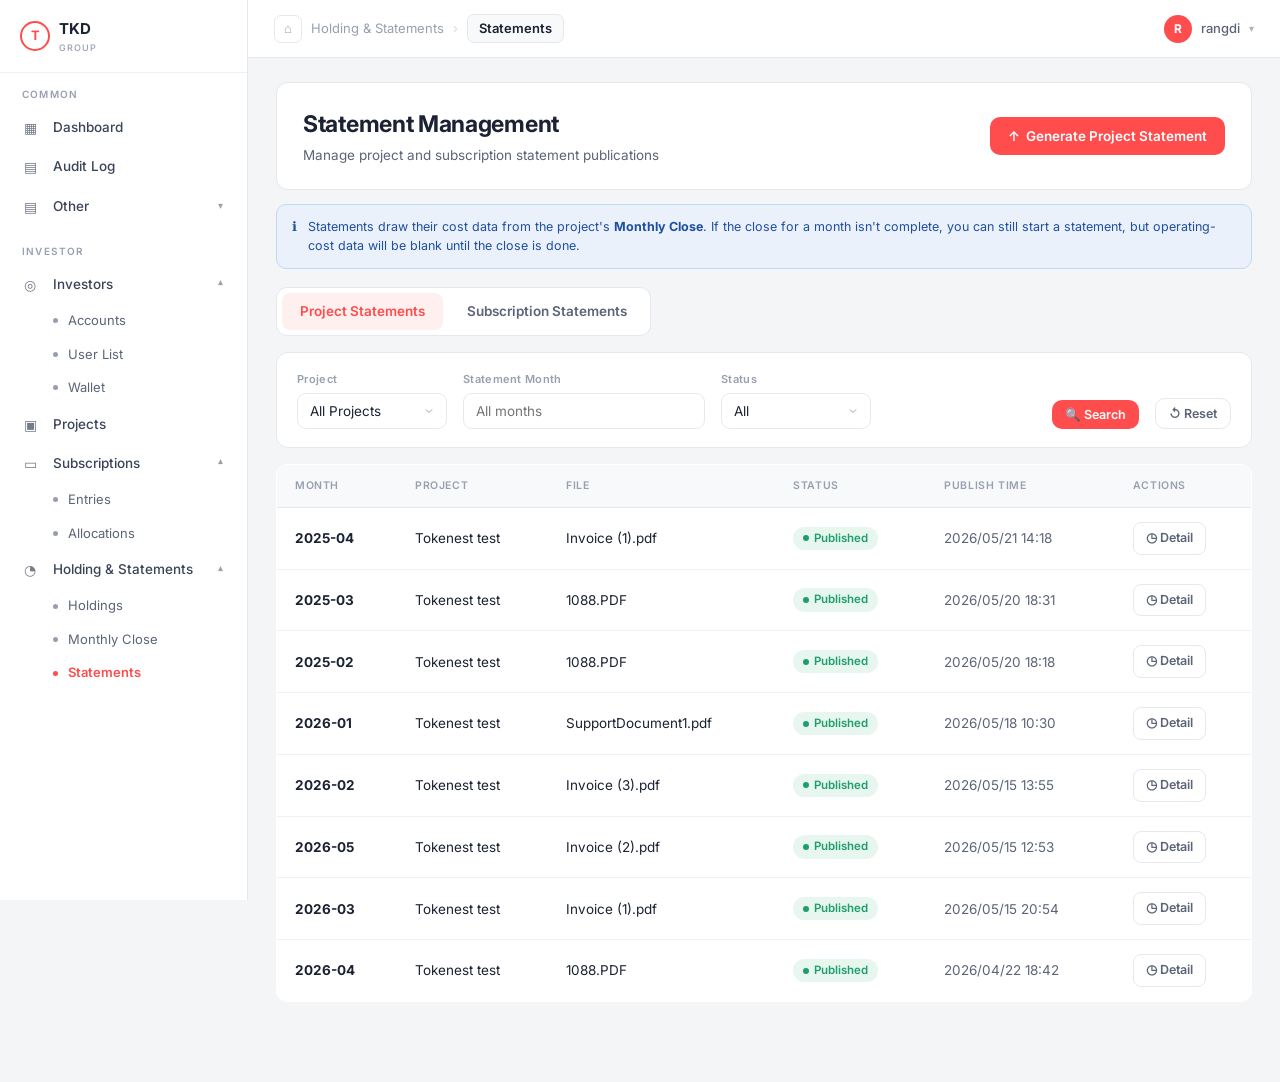
<file: agent-style-demo/apps/tokenest-accounting-statement-v2/index_3.html>
<!DOCTYPE html>
<html lang="en">
<head>
<meta charset="UTF-8">
<meta name="viewport" content="width=device-width, initial-scale=1.0">
<title>TKD Group · Statement Management</title>
<style>
  @import url('https://fonts.googleapis.com/css2?family=IBM+Plex+Mono:wght@400;500;600&family=Inter:wght@400;500;600;700&display=swap');
  :root{
    --bg:#f4f5f7; --panel:#ffffff; --panel-2:#f8f9fb; --line:#e6e8ed; --line-soft:#eef0f4;
    --ink:#1a2233; --ink-dim:#5b6577; --ink-faint:#97a0b0;
    --accent:#ff4c4c; --accent-dim:#e63b3b; --accent-soft:#fff0f0;
    --navbg:#ffffff; --navink:#3a4458; --navhover:#f4f5f7;
    --green:#1f9e6b; --green-soft:#e7f6ef; --amber:#c98a12; --blue:#2f6fd6;
    --radius:12px; --mono:'IBM Plex Mono',monospace; --sans:'Inter',-apple-system,sans-serif;
  }
  *{box-sizing:border-box;margin:0;padding:0}
  html,body{background:var(--bg);color:var(--ink);font-family:var(--sans);font-size:14px;line-height:1.5;-webkit-font-smoothing:antialiased}
  .app{display:flex;min-height:100vh}
  a{color:inherit;text-decoration:none}

  /* ---------- Sidebar ---------- */
  .side{width:248px;flex:0 0 248px;background:var(--navbg);border-right:1px solid var(--line);padding:0;position:sticky;top:0;height:100vh;overflow-y:auto;display:flex;flex-direction:column}
  .brand{display:flex;align-items:center;gap:9px;padding:18px 20px;border-bottom:1px solid var(--line-soft)}
  .brand .logo{width:30px;height:30px;border-radius:50%;border:2px solid var(--accent);display:flex;align-items:center;justify-content:center}
  .brand .logo b{color:var(--accent);font-size:13px;font-weight:700}
  .brand .nm{font-weight:700;font-size:15px;letter-spacing:.2px}
  .brand .nm small{display:block;font-size:9px;color:var(--ink-faint);font-weight:500;letter-spacing:1px}
  .navsection{padding:14px 12px 4px}
  .navsection .lbl{font-size:10px;letter-spacing:1.2px;text-transform:uppercase;color:var(--ink-faint);font-weight:600;padding:0 10px 6px}
  .navitem{display:flex;align-items:center;gap:11px;padding:9px 12px;border-radius:9px;color:var(--navink);cursor:pointer;font-size:13.5px;font-weight:500;transition:.12s;margin-bottom:1px}
  .navitem:hover{background:var(--navhover)}
  .navitem .ic{width:18px;height:18px;flex:0 0 18px;opacity:.7}
  .navitem .chev{margin-left:auto;font-size:10px;opacity:.5;transition:.15s}
  .navitem.open .chev{transform:rotate(180deg)}
  .subitem{display:flex;align-items:center;gap:10px;padding:7px 12px 7px 41px;border-radius:8px;color:var(--ink-dim);cursor:pointer;font-size:13px;transition:.12s}
  .subitem:hover{background:var(--navhover);color:var(--ink)}
  .subitem .dot{width:5px;height:5px;border-radius:50%;background:var(--ink-faint)}
  .subitem.active{color:var(--accent);font-weight:600}
  .subitem.active .dot{background:var(--accent)}
  .subgroup{overflow:hidden;max-height:0;transition:max-height .2s ease}
  .subgroup.open{max-height:200px}

  /* ---------- Main ---------- */
  .main{flex:1;min-width:0;display:flex;flex-direction:column}
  .topbar{height:58px;border-bottom:1px solid var(--line);display:flex;align-items:center;padding:0 26px;gap:12px;background:var(--panel);position:sticky;top:0;z-index:20}
  .crumbs{display:flex;align-items:center;gap:9px;font-size:13px;color:var(--ink-faint)}
  .crumbs .home{width:28px;height:28px;border-radius:7px;border:1px solid var(--line);display:flex;align-items:center;justify-content:center}
  .crumbs .sep{opacity:.4}
  .crumbs .cur{color:var(--ink);font-weight:600;background:var(--panel-2);padding:4px 11px;border-radius:7px;border:1px solid var(--line)}
  .spacer{flex:1}
  .who{display:flex;align-items:center;gap:9px;font-size:13px;font-weight:500;color:var(--ink-dim)}
  .who .av{width:28px;height:28px;border-radius:50%;background:var(--accent);color:#fff;display:flex;align-items:center;justify-content:center;font-size:12px;font-weight:700}
  .who .chev{font-size:10px;opacity:.5}

  .stage{padding:24px 28px 80px;max-width:1280px;width:100%;margin:0 auto}

  /* page header card */
  .pagehead{background:var(--panel);border:1px solid var(--line);border-radius:var(--radius);padding:24px 26px;display:flex;align-items:center;justify-content:space-between;gap:20px}
  .pagehead h1{font-size:23px;font-weight:700;letter-spacing:-.3px}
  .pagehead p{color:var(--ink-dim);font-size:13.5px;margin-top:3px}

  .btn{display:inline-flex;align-items:center;gap:8px;background:var(--ink);color:#fff;border:none;border-radius:10px;padding:11px 18px;font-size:13.5px;font-weight:600;cursor:pointer;transition:.12s;font-family:var(--sans)}
  .btn:hover{background:#0f1626}
  .btn.accent{background:var(--accent)} .btn.accent:hover{background:var(--accent-dim)}
  .btn.ghost{background:var(--panel);border:1px solid var(--line);color:var(--ink-dim)}
  .btn.ghost:hover{border-color:var(--ink-faint);color:var(--ink)}
  .btn.sm{padding:7px 13px;font-size:12.5px}
  .btn:disabled{opacity:.4;cursor:not-allowed}

  .tabs{display:flex;gap:6px;margin-top:18px;background:var(--panel);border:1px solid var(--line);border-radius:11px;padding:5px;width:fit-content}
  .tab{padding:8px 18px;border-radius:8px;font-size:13.5px;font-weight:600;color:var(--ink-dim);cursor:pointer;transition:.12s}
  .tab.active{background:var(--accent-soft);color:var(--accent)}

  .filterbar{background:var(--panel);border:1px solid var(--line);border-radius:var(--radius);padding:18px 20px;margin-top:16px;display:flex;align-items:flex-end;gap:16px;flex-wrap:wrap}
  .field{display:flex;flex-direction:column;gap:6px}
  .field label{font-size:11px;color:var(--ink-faint);font-weight:600;letter-spacing:.3px}
  .ctrl,select,input{background:var(--panel);border:1px solid var(--line);color:var(--ink);border-radius:9px;padding:9px 12px;font-family:var(--sans);font-size:13.5px;outline:none;transition:.12s;min-width:150px}
  .ctrl:focus,select:focus,input:focus{border-color:var(--accent);box-shadow:0 0 0 3px var(--accent-soft)}
  input[readonly]{background:var(--panel-2);color:var(--ink-dim)}
  input.mono,.mono{font-family:var(--mono)}
  select{appearance:none;background-image:url("data:image/svg+xml;utf8,<svg xmlns='http://www.w3.org/2000/svg' width='12' height='12' viewBox='0 0 24 24' fill='none' stroke='%2397a0b0' stroke-width='2'><path d='M6 9l6 6 6-6'/></svg>");background-repeat:no-repeat;background-position:right 11px center;padding-right:30px}
  .filterbar .grow{flex:1}

  table.list{width:100%;border-collapse:collapse;margin-top:16px;background:var(--panel);border:1px solid var(--line);border-radius:var(--radius);overflow:hidden}
  table.list th{text-align:left;font-size:10.5px;letter-spacing:.6px;text-transform:uppercase;color:var(--ink-faint);font-weight:600;padding:13px 18px;border-bottom:1px solid var(--line);background:var(--panel-2)}
  table.list td{padding:14px 18px;border-bottom:1px solid var(--line-soft);font-size:13.5px}
  table.list tr:last-child td{border-bottom:none}
  table.list tr:hover td{background:var(--panel-2)}
  .badge{display:inline-flex;align-items:center;gap:5px;font-size:11.5px;font-weight:600;padding:3px 10px;border-radius:20px}
  .badge.pub{background:var(--green-soft);color:var(--green)}
  .badge.draft{background:#eef0f4;color:var(--ink-dim)}
  .badge.sched{background:#fff6e6;color:var(--amber)}
  .badge::before{content:"";width:6px;height:6px;border-radius:50%;background:currentColor}
  .linkbtn{display:inline-flex;align-items:center;gap:6px;font-size:12.5px;font-weight:600;color:var(--ink-dim);border:1px solid var(--line);border-radius:8px;padding:6px 12px;cursor:pointer;transition:.12s;background:var(--panel)}
  .linkbtn:hover{border-color:var(--accent);color:var(--accent)}

  .hide{display:none!important}

  /* ---------- Generator ---------- */
  .genbar{display:flex;align-items:center;gap:8px;margin-bottom:18px;flex-wrap:wrap}
  .genback{font-size:13px;color:var(--ink-dim);cursor:pointer;display:inline-flex;align-items:center;gap:6px;font-weight:600}
  .genback:hover{color:var(--accent)}
  .steps{display:flex;gap:6px;flex-wrap:wrap;margin-left:auto}
  .schip{display:flex;align-items:center;gap:8px;padding:7px 13px;border-radius:9px;font-size:12.5px;font-weight:600;color:var(--ink-faint);border:1px solid var(--line);background:var(--panel)}
  .schip .n{width:19px;height:19px;border-radius:6px;border:1px solid var(--line);display:flex;align-items:center;justify-content:center;font-size:10.5px;font-family:var(--mono)}
  .schip.active{color:var(--accent);border-color:var(--accent);background:var(--accent-soft)}
  .schip.active .n{background:var(--accent);color:#fff;border-color:var(--accent)}
  .schip.done{color:var(--ink)}
  .schip.done .n{background:var(--ink);color:#fff;border-color:var(--ink)}

  .gh1{font-size:22px;font-weight:700;letter-spacing:-.3px}
  .gsub{color:var(--ink-dim);font-size:13.5px;margin-top:5px;max-width:760px}
  .card{background:var(--panel);border:1px solid var(--line);border-radius:var(--radius);padding:22px 24px;margin-top:18px}
  .card h3{font-size:14.5px;font-weight:700;display:flex;align-items:center;gap:9px;letter-spacing:-.2px}
  .card h3 .dot{width:7px;height:7px;border-radius:50%;background:var(--accent)}
  .card .hint{font-size:12.5px;color:var(--ink-faint);margin:3px 0 16px}
  .grid{display:grid;gap:16px}.g2{grid-template-columns:1fr 1fr}.g3{grid-template-columns:1fr 1fr 1fr}
  .fl{display:block;font-size:10.5px;letter-spacing:.4px;text-transform:uppercase;color:var(--ink-faint);font-weight:600;margin-bottom:6px}
  .fl input,.fl select,.fl .ctrl{width:100%}
  .actions{display:flex;gap:12px;margin-top:22px;align-items:center}
  .actions .note{color:var(--ink-faint);font-size:12px}
  .seg{display:inline-flex;border:1px solid var(--line);border-radius:9px;overflow:hidden}
  .seg button{padding:8px 16px;font-size:12.5px;font-weight:600;background:var(--panel);border:none;cursor:pointer;color:var(--ink-dim)}
  .seg button.on{background:var(--accent);color:#fff}
  /* read-only display variant: greyed, not clickable, visually distinct from the red active state */
  .seg.ro button{cursor:default}
  .seg.ro button.on{background:var(--ink-faint);color:#fff}
  .seg.ro button:not(.on){color:var(--ink-faint);opacity:.55}

  .uploadzone{border:1.5px dashed var(--line);border-radius:11px;padding:30px;text-align:center;cursor:pointer;transition:.12s;background:var(--panel-2)}
  .uploadzone:hover{border-color:var(--accent);background:var(--accent-soft)}
  .filechip{display:flex;align-items:center;gap:10px;background:var(--panel-2);border:1px solid var(--line);border-radius:9px;padding:10px 13px;margin-top:10px;font-size:12.5px}
  .filechip .ok{color:var(--green);font-weight:600;margin-left:auto}

  table.data{width:100%;border-collapse:collapse;font-size:12.5px;margin-top:4px}
  table.data th{text-align:left;font-size:10px;letter-spacing:.5px;text-transform:uppercase;color:var(--ink-faint);font-weight:600;padding:8px 10px;border-bottom:1px solid var(--line)}
  table.data td{padding:9px 10px;border-bottom:1px solid var(--line-soft);font-family:var(--mono);font-size:12px;vertical-align:top}
  table.data td.lbl{font-family:var(--sans);color:var(--ink-dim)}
  .src{display:inline-block;font-size:9px;letter-spacing:.3px;text-transform:uppercase;padding:2px 7px;border-radius:5px;font-family:var(--sans);font-weight:700}
  .src.f2{background:#e7f6ef;color:var(--green)} .src.ocr{background:#eaf1fb;color:var(--blue)}
  .src.cfg{background:#fbf2e0;color:var(--amber)} .src.man{background:var(--accent-soft);color:var(--accent)}
  .src.calc{background:#eef0f4;color:var(--ink-dim)} .src.cobo{background:#ede9fb;color:#6d4ad8}
  .banner{display:flex;gap:11px;align-items:flex-start;border-radius:10px;padding:13px 15px;font-size:12.5px;margin-top:14px;border:1px solid}
  .banner.ok{background:var(--green-soft);border-color:#bce6d2;color:#176b48}
  .banner.warn{background:#fbf4dd;border-color:#ecd896;color:#7a5c12}
  .banner.info{background:#eaf1fb;border-color:#c3d8f5;color:#1f4f9e}
  .legend{display:flex;flex-wrap:wrap;gap:13px;margin:14px 0 0;font-size:11px;color:var(--ink-dim)}
  .legend span{display:inline-flex;align-items:center;gap:5px}

  /* statement doc */
  .docwrap{background:var(--panel-2);border:1px solid var(--line);border-radius:12px;margin-top:16px;padding:4px}
  .pagetag{text-align:center;font-size:10px;color:var(--ink-faint);padding:10px;letter-spacing:1px;font-weight:600;text-transform:uppercase}
  .doc{background:#fff;color:#1a1a1a;font-family:Georgia,serif;padding:42px 48px;max-width:800px;margin:16px auto;box-shadow:0 4px 24px rgba(20,30,50,.1);position:relative}
  .doc::after{content:"PREVIEW · NOT PUBLISHED";position:absolute;top:46%;left:50%;transform:translate(-50%,-50%) rotate(-22deg);font-family:var(--sans);font-size:42px;font-weight:800;color:rgba(255,76,76,.05);letter-spacing:5px;pointer-events:none;white-space:nowrap}
  .doc .dhead{display:flex;justify-content:space-between;align-items:flex-start;border-bottom:2px solid #1a1a1a;padding-bottom:13px}
  .doc .dlogo{display:flex;align-items:center;gap:9px}
  .doc .dlogo .m{width:26px;height:26px;border-radius:50%;border:2px solid var(--accent);color:var(--accent);display:flex;align-items:center;justify-content:center;font-weight:700;font-size:11px;font-family:var(--sans)}
  .doc .dlogo b{font-family:var(--sans);font-weight:700;font-size:17px;letter-spacing:1px}
  .doc .dtitle{text-align:right}
  .doc .dtitle h2{font-family:var(--sans);font-size:15px;letter-spacing:.5px;font-weight:700}
  .doc .dtitle p{font-size:10.5px;color:#666;font-family:var(--sans);margin-top:2px}
  .doc .meta{display:grid;grid-template-columns:repeat(3,1fr);gap:12px;margin:15px 0 4px;font-family:var(--sans)}
  .doc .meta small{font-size:9px;letter-spacing:.8px;color:#999;text-transform:uppercase;display:block}
  .doc .meta b{font-size:12.5px}
  .doc .sec{font-family:var(--sans);font-size:10.5px;letter-spacing:.4px;font-weight:700;text-transform:uppercase;background:#f0f0f0;padding:6px 10px;margin:20px 0 9px}
  .doc table{width:100%;border-collapse:collapse;font-family:var(--sans);font-size:11px}
  .doc table td{padding:5px 8px;border-bottom:1px solid #eee}
  .doc table td.r{text-align:right;font-variant-numeric:tabular-nums}
  .doc table td.basis{color:#999;font-size:9.5px;font-family:var(--mono)}
  .doc .subt td{font-weight:700;border-top:1px solid #ccc;border-bottom:none}
  .doc .totl td{font-weight:700;background:#f7f7f7}
  .doc .neg{color:var(--accent-dim)} .doc .pos{color:#1a7a48}
  .doc .kpis{display:grid;grid-template-columns:repeat(2,1fr);gap:10px;font-family:var(--sans)}
  .doc .kpi{border:1px solid #eaeaea;border-radius:9px;padding:12px 14px}
  .doc .kpi small{font-size:9px;letter-spacing:.6px;text-transform:uppercase;color:#999;display:block}
  .doc .kpi .v{font-size:18px;font-weight:700;margin-top:4px}
  .doc .kpi .d{font-size:10px;font-weight:600;margin-top:2px}
  .doc .kpi .d.up{color:#1a7a48} .doc .kpi .d.down{color:var(--accent-dim)}
  .doc .foot{margin-top:22px;border-top:1px solid #ddd;padding-top:9px;font-family:var(--sans);font-size:9px;color:#999;display:flex;justify-content:space-between}
  .doc .fnote{font-family:var(--sans);font-size:9.5px;color:#888;margin-top:8px;line-height:1.5}
  .pill{display:inline-block;font-family:var(--sans);font-size:9.5px;font-weight:700;border:1px solid var(--accent);color:var(--accent);border-radius:20px;padding:2px 10px}

  /* radio cards for schedule */
  .rrow{display:flex;gap:10px;margin-top:4px}
  .rcard{flex:1;border:1px solid var(--line);border-radius:11px;padding:13px 15px;cursor:pointer;transition:.12s;background:var(--panel)}
  .rcard:hover{border-color:var(--ink-faint)}
  .rcard.sel{border-color:var(--accent);background:var(--accent-soft);box-shadow:0 0 0 3px var(--accent-soft)}
  .rcard b{font-size:13.5px}.rcard p{font-size:11.5px;color:var(--ink-faint);margin-top:3px}

  .modal-bg{position:fixed;inset:0;background:rgba(20,30,50,.45);backdrop-filter:blur(3px);display:flex;align-items:center;justify-content:center;z-index:100}
  .modal{background:var(--panel);border-radius:15px;width:470px;max-width:92vw;padding:26px;box-shadow:0 30px 80px rgba(0,0,0,.3)}
  .modal h3{font-size:20px;font-weight:700;margin-bottom:8px}
  .modal p{color:var(--ink-dim);font-size:13px}
  .modal .sb{background:var(--panel-2);border:1px solid var(--line);border-radius:10px;padding:14px;margin:15px 0;font-size:12.5px}
  .modal .sb .r{display:flex;justify-content:space-between;padding:4px 0}.modal .sb .r b{font-family:var(--mono)}
  .modal .mact{display:flex;gap:10px;justify-content:flex-end}
  .dealrow{display:flex;align-items:center;gap:10px;border:1px solid var(--line);border-radius:9px;padding:11px 14px;cursor:pointer;font-size:13.5px;transition:.12s}
  .dealrow:hover{border-color:var(--ink-faint)}
  .dealrow input{min-width:auto;width:16px;height:16px;accent-color:var(--accent);cursor:pointer}
  .dealrow span:first-of-type{flex:1}
  .dealtag{font-size:10px;font-weight:700;color:var(--green);background:var(--green-soft);padding:2px 9px;border-radius:20px;text-transform:uppercase;letter-spacing:.4px}
  .ocrgrid{display:grid;grid-template-columns:repeat(auto-fill,minmax(170px,1fr));gap:10px;margin-top:8px}
  .ocrchip{border:1px solid var(--line);border-radius:10px;padding:11px 13px;cursor:pointer;transition:.12s;background:var(--panel)}
  .ocrchip:hover{border-color:var(--accent);box-shadow:0 0 0 3px var(--accent-soft)}
  .ocrchip.low{border-color:#ecd896;background:#fdfaf0}
  .ocrchip.adj{border-color:var(--blue);background:#f4f8fe}
  .ocrchip .ocrk{font-size:11px;color:var(--ink-dim)}
  .ocrchip .ocrv{font-family:var(--mono);font-size:15px;font-weight:600;margin-top:3px}
  .ocrchip .ocrmeta{font-size:10px;color:var(--ink-faint);margin-top:3px;letter-spacing:.2px}
  .ocrchip.low .ocrmeta{color:var(--amber)} .ocrchip.adj .ocrmeta{color:var(--blue)}
  .pdfmock{border:1px solid var(--line);border-radius:10px;overflow:hidden;background:var(--panel-2)}
  .pdfbar{background:#2a3340;color:#cfd6e0;font-size:10px;padding:6px 10px;font-family:var(--mono)}
  .pdfpage{position:relative;background:#fff;margin:10px;border:1px solid #eee;border-radius:4px;padding:18px 16px;min-height:230px}
  .pdfline{height:7px;background:#eef0f3;border-radius:3px;margin-bottom:9px}
  .pdfhi{position:absolute;left:14px;right:14px;display:flex;justify-content:space-between;align-items:center;background:rgba(255,76,76,.12);border:1.5px solid var(--accent);border-radius:5px;padding:5px 9px;font-size:11px}
  .pdfhi span{color:#888} .pdfhi b{font-family:var(--mono);color:var(--ink)}
</style>
</head>
<body>
<div class="app">
  <!-- ===== SIDEBAR ===== -->
  <aside class="side">
    <div class="brand">
      <div class="logo"><b>T</b></div>
      <div class="nm">TKD<small>GROUP</small></div>
    </div>
    <div class="navsection">
      <div class="lbl">Common</div>
      <div class="navitem"><span class="ic">▦</span>Dashboard</div>
      <div class="navitem" id="navAudit" onclick="openAudit()"><span class="ic">▤</span>Audit Log</div>
      <div class="navitem"><span class="ic">▤</span>Other<span class="chev">▾</span></div>
    </div>
    <div class="navsection">
      <div class="lbl">Investor</div>
      <div class="navitem open" onclick="togNav(this,'g-inv')"><span class="ic">◎</span>Investors<span class="chev">▾</span></div>
      <div class="subgroup open" id="g-inv">
        <div class="subitem"><span class="dot"></span>Accounts</div>
        <div class="subitem"><span class="dot"></span>User List</div>
        <div class="subitem" id="navWallet" onclick="openWallet()"><span class="dot"></span>Wallet</div>
      </div>
      <div class="navitem"><span class="ic">▣</span>Projects</div>
      <div class="navitem open" onclick="togNav(this,'g-sub')"><span class="ic">▭</span>Subscriptions<span class="chev">▾</span></div>
      <div class="subgroup open" id="g-sub">
        <div class="subitem"><span class="dot"></span>Entries</div>
        <div class="subitem" title="Investor units / percentage allocation is configured here"><span class="dot"></span>Allocations</div>
      </div>
      <div class="navitem open" onclick="togNav(this,'g-hs')"><span class="ic">◔</span>Holding &amp; Statements<span class="chev">▾</span></div>
      <div class="subgroup open" id="g-hs">
        <div class="subitem"><span class="dot"></span>Holdings</div>
        <div class="subitem" id="navClose" onclick="openClose()"><span class="dot"></span>Monthly Close</div>
        <div class="subitem active" id="navStatements" onclick="openStatements()"><span class="dot"></span>Statements</div>
      </div>
    </div>
  </aside>

  <!-- ===== MAIN ===== -->
  <div class="main">
    <div class="topbar">
      <div class="crumbs">
        <span class="home">⌂</span>
        <span>Holding &amp; Statements</span><span class="sep">›</span>
        <span class="cur" id="crumbCur">Statements</span>
      </div>
      <div class="spacer"></div>
      <div class="who"><div class="av">R</div>rangdi<span class="chev">▾</span></div>
    </div>

    <div class="stage">
      <!-- ========== LIST VIEW ========== -->
      <section id="listView">
        <div class="pagehead">
          <div>
            <h1>Statement Management</h1>
            <p>Manage project and subscription statement publications</p>
          </div>
          <button class="btn accent" onclick="openGen()">↑ &nbsp;Generate Project Statement</button>
        </div>
        <div class="banner info" id="closeHint" style="margin-top:14px"><span>ℹ</span><div>Statements draw their cost data from the project's <b>Monthly Close</b>. If the close for a month isn't complete, you can still start a statement, but operating-cost data will be blank until the close is done.</div></div>

        <div class="tabs">
          <div class="tab active">Project Statements</div>
          <div class="tab">Subscription Statements</div>
        </div>

        <div class="filterbar">
          <div class="field"><label>Project</label>
            <select><option>All Projects</option><option>Tokenest test</option></select></div>
          <div class="field"><label>Statement Month</label>
            <input placeholder="All months" style="min-width:170px"></div>
          <div class="field"><label>Status</label>
            <select><option>All</option><option>Published</option><option>Draft</option><option>Scheduled</option></select></div>
          <div class="grow"></div>
          <button class="btn accent sm">🔍 Search</button>
          <button class="btn ghost sm">↺ Reset</button>
        </div>

        <table class="list">
          <thead><tr><th>Month</th><th>Project</th><th>File</th><th>Status</th><th>Publish Time</th><th>Actions</th></tr></thead>
          <tbody id="listBody"></tbody>
        </table>
      </section>

      <!-- ========== GENERATOR (5-step) injected here ========== -->
      <section id="genView" class="hide"></section>

      <!-- ========== INVESTORS › WALLET ========== -->
      <section id="walletView" class="hide"></section>

      <!-- ========== MONTHLY CLOSE ========== -->
      <section id="closeView" class="hide"></section>

      <!-- ========== AUDIT LOG ========== -->
      <section id="auditView" class="hide"></section>
    </div>
  </div>
</div>
<div id="modalMount"></div>
<div id="toast" class="hide" style="position:fixed;bottom:26px;left:50%;transform:translateX(-50%);background:var(--ink);color:#fff;padding:12px 22px;border-radius:30px;font-weight:600;font-size:13px;z-index:200;box-shadow:0 10px 30px rgba(0,0,0,.25)"></div>

<script>
function togNav(el,id){el.classList.toggle('open');document.getElementById(id).classList.toggle('open');}
const fmt=(n,d=2)=>n.toLocaleString('en-US',{minimumFractionDigits:d,maximumFractionDigits:d});
const btc=(n)=>n.toLocaleString('en-US',{minimumFractionDigits:6,maximumFractionDigits:8});
const usd=(n)=>'$'+fmt(n,2);
const pct=(n,d=2)=>fmt(n*100,d)+'%';
function toast(m){const t=document.getElementById('toast');t.textContent=m;t.classList.remove('hide');setTimeout(()=>t.classList.add('hide'),2600);}

/* existing published statements (mirrors the real platform list) */
const LIST=[
  ['2025-04','Tokenest test','Invoice (1).pdf','pub','2026/05/21 14:18'],
  ['2025-03','Tokenest test','1088.PDF','pub','2026/05/20 18:31'],
  ['2025-02','Tokenest test','1088.PDF','pub','2026/05/20 18:18'],
  ['2026-01','Tokenest test','SupportDocument1.pdf','pub','2026/05/18 10:30'],
  ['2026-02','Tokenest test','Invoice (3).pdf','pub','2026/05/15 13:55'],
  ['2026-05','Tokenest test','Invoice (2).pdf','pub','2026/05/15 12:53'],
  ['2026-03','Tokenest test','Invoice (1).pdf','pub','2026/05/15 20:54'],
  ['2026-04','Tokenest test','1088.PDF','pub','2026/04/22 18:42'],
];
function renderList(){
  document.getElementById('listBody').innerHTML=LIST.map(r=>`
    <tr><td><b>${r[0]}</b></td><td>${r[1]}</td><td>${r[2]}</td>
    <td><span class="badge ${r[3]}">${r[3]==='pub'?'Published':r[3]==='draft'?'Draft':'Scheduled'}</span></td>
    <td style="color:var(--ink-dim)">${r[4]}</td>
    <td><span class="linkbtn" onclick="openGen()">◷ Detail</span></td></tr>`).join('');
}
renderList();

/* ===== AUDIT LOG (append-only activity log) ===== */
const AUDIT=[
  // seeded history
  {ts:'2026-03-01 09:12:04', user:'Yi Lin · Finance', action:'CLOSE', obj:'Monthly Close C-2026-02', scope:'Tokenest test · Feb 2026', detail:'Completed close; YIMIAO bill + bank record ingested', reason:'Month-end', result:'success'},
  {ts:'2026-03-01 09:31:55', user:'Yi Lin · Finance', action:'PUBLISH', obj:'Statement S-2026-02-0047', scope:'John D. XX · Feb 2026', detail:'Published to investor portal', reason:'', result:'success'},
];
function logEvent(action,obj,scope,detail,reason,result){
  AUDIT.unshift({ts:nowTs(),user:'rangdi · Finance',action,obj,scope,detail:detail||'',reason:reason||'',result:result||'success'});
}
function nowTs(){const d=new Date();const p=n=>String(n).padStart(2,'0');
  return `${d.getFullYear()}-${p(d.getMonth()+1)}-${p(d.getDate())} ${p(d.getHours())}:${p(d.getMinutes())}:${p(d.getSeconds())}`;}

/* ---- view routing ---- */
function showView(which){
  ['listView','genView','walletView','closeView','auditView'].forEach(v=>document.getElementById(v).classList.add('hide'));
  document.getElementById(which).classList.remove('hide');
  const ns=document.getElementById('navStatements'), nw=document.getElementById('navWallet'),
        nc=document.getElementById('navClose'), na=document.getElementById('navAudit');
  ns.classList.toggle('active', which==='listView'||which==='genView');
  nw.classList.toggle('active', which==='walletView');
  nc.classList.toggle('active', which==='closeView');
  na.classList.toggle('active', which==='auditView');
  window.scrollTo({top:0});
}
function openAudit(){ buildAudit(); showView('auditView');
  document.querySelector('.crumbs').children[2].textContent='Common';
  document.getElementById('crumbCur').textContent='Audit Log'; }
function openClose(){ buildClose(); showView('closeView');
  document.querySelector('.crumbs').children[2].textContent='Holding & Statements';
  document.getElementById('crumbCur').textContent='Monthly Close'; }
function openStatements(){ showView('listView'); document.getElementById('crumbCur').textContent='Statements';
  document.querySelector('.crumbs').children[2].textContent='Holding & Statements'; }
function openWallet(){ buildWallet(); showView('walletView');
  document.querySelector('.crumbs').children[2].textContent='Investors';
  document.getElementById('crumbCur').textContent='Wallet'; }

/* ---- Investors › Wallet page ---- */
const WALLETS=[
  {inv:'John D. XX', id:'TKD-INV-00047', addr:'bc1qxy2kgdygjrsqtzq2n0yrf2493p83kkfjhx0w1h', deal:'Tokenest test · S21 Pro Pool'},
];
const DEALS=['Tokenest test · S21 Pro Pool','S21 Hydro Pool (2026)','Antbox Container A · 2025'];
function buildWallet(){
  document.getElementById('walletView').innerHTML=`
    <div class="pagehead">
      <div><h1>Investor Wallets</h1>
      <p>Register each investor's BTC payout wallet and link it to their active deal. Balances are read from this wallet via the Cobo WaaS API.</p></div>
    </div>

    <div class="card">
      <h3><span class="dot"></span>Link wallet to deal</h3>
      <div class="hint">Wallet addresses are custodial — assigned by Tokenest via Cobo and synced automatically. Finance does not type addresses; only links the investor to their active deal(s).</div>
      <div class="grid g2">
        <div><label class="fl">Investor</label>
          <select id="w_inv" onchange="onWalletInv()">
            <option value="John D. XX|TKD-INV-00047|bc1qxy2kgdygjrsqtzq2n0yrf2493p83kkfjhx0w1h">John D. XX · TKD-INV-00047</option>
            <option value="Aiko T.|TKD-INV-00031|bc1q8h4j2m9v8p3k5d7r0t6y4u2w1x9z0a2m2v9p">Aiko T. · TKD-INV-00031</option>
            <option value="Marcus L.|TKD-INV-00088|">Marcus L. · TKD-INV-00088</option>
          </select></div>
        <div><label class="fl">Custodial BTC wallet <span class="src cobo">Cobo · synced</span></label>
          <input class="mono" id="w_addr" readonly></div>
      </div>
      <div style="margin-top:16px">
        <label class="fl">Linked active deal</label>
        <div id="w_deals" style="display:flex;flex-direction:column;gap:8px;margin-top:4px">
          ${DEALS.map((d,i)=>`<label class="dealrow"><input type="checkbox" value="${d}"> <span>${d}</span> <span class="dealtag">active</span></label>`).join('')}
        </div>
      </div>
      <div class="actions">
        <button class="btn accent" onclick="saveWallet()">Save link</button>
        <span class="note">Address is synced from Cobo, not entered. Linking is confirmed before it takes effect.</span>
      </div>
    </div>

    <div class="card">
      <h3><span class="dot"></span>Registered wallets</h3>
      <table class="data" style="margin-top:6px"><thead>
        <tr><th>Investor</th><th>Account ID</th><th>Wallet address</th><th>Linked deal</th><th></th></tr></thead>
        <tbody id="walletRows"></tbody></table>
    </div>`;
  renderWalletRows();
  onWalletInv();
}
function renderWalletRows(){
  document.getElementById('walletRows').innerHTML=WALLETS.map(w=>`
    <tr><td class="lbl">${w.inv}</td><td>${w.id}</td>
      <td style="font-size:11px">${w.addr.slice(0,14)}…${w.addr.slice(-8)}</td>
      <td class="lbl">${w.deal}</td>
      <td><span class="src cobo" title="balance source">Cobo API ✓</span></td></tr>`).join('')
    || `<tr><td colspan="5" style="color:var(--ink-faint);font-family:var(--sans)">No wallets registered yet.</td></tr>`;
}
function onWalletInv(){
  const v=document.getElementById('w_inv').value.split('|');
  const addr=v[2];
  const el=document.getElementById('w_addr');
  if(addr){ el.value=addr; el.style.color=''; }
  else { el.value='Not yet assigned — request allocation from Cobo'; el.style.color='var(--ink-faint)'; }
}
function saveWallet(){
  const inv=document.getElementById('w_inv').value.split('|');
  const addr=inv[2];
  const deals=[...document.querySelectorAll('#w_deals input:checked')].map(c=>c.value);
  if(!addr){toast('No custodial wallet assigned yet — request allocation from Cobo first');return;}
  if(!deals.length){toast('Tick at least one active deal');return;}
  WALLETS.push({inv:inv[0],id:inv[1],addr,deal:deals.join(', ')});
  logEvent('LINK','Wallet · '+inv[1],inv[0],'Linked custodial wallet to: '+deals.join(', '),'','success');
  document.querySelectorAll('#w_deals input:checked').forEach(c=>c.checked=false);
  renderWalletRows();
  toast('✓ Wallet linked to deal · pending confirmation');
}

/* ---- Monthly Close (project-level, once a month) ---- */
const CLOSE_INVESTORS=[
  {inv:'John D. XX', id:'TKD-INV-00047', mode:'UNITS', units:50, pool:900, sharePct:50/900, rsvOpen:18500.00},
  {inv:'Aiko T.',    id:'TKD-INV-00031', mode:'PERCENT', units:0, pool:500, sharePct:0.0556, rsvOpen:42000.00},
  {inv:'Marcus L.',  id:'TKD-INV-00088', mode:'UNITS', units:35, pool:900, sharePct:35/900, rsvOpen:9800.00},
];
const CLOSE={billLoaded:false, bankLoaded:false, status:'open', fleetOpex:218762.80, bankProjectReserve:70300.00, bankOpexPayment:0,
  billConf:0.97, bankConf:0.93, refMonth:'February 2026'};
/* structured OCR fields — clickable, editable, with mock pdf position + confidence */
const OCRFIELDS={
  bill:[
    {k:'powerPre', label:'Power (pre-tax)', ocr:144397.47, val:144397.47, conf:0.98, adjusted:false, doc:'YIMIAO bill', line:'Power and hosting fees', region:'mid'},
    {k:'powerTax', label:'Power tax', ocr:21515.22, val:21515.22, conf:0.96, adjusted:false, doc:'YIMIAO bill', line:'Tax @14.9%', region:'mid'},
    {k:'hosting', label:'Hosting', ocr:46579.83, val:46579.83, conf:0.97, adjusted:false, doc:'YIMIAO bill', line:'Hosting fee', region:'mid'},
    {k:'fleetOpex', label:'Total operating cost', ocr:218762.80, val:218762.80, conf:0.95, adjusted:false, doc:'YIMIAO bill', line:'Invoice total', region:'bottom'},
  ],
  bank:[
    {k:'bankProjectReserve', label:'Project reserve total', ocr:70300.00, val:70300.00, conf:0.91, adjusted:false, doc:'Bank record', line:'Reserve account balance', region:'top'},
    {k:'bankOpexPayment', label:'Payment to operating costs', ocr:12153.49, val:12153.49, conf:0.93, adjusted:false, doc:'Bank record', line:'Outgoing · operating costs', region:'mid'},
  ]
};
function ocrField(group,key){return OCRFIELDS[group].find(f=>f.k===key);}
function buildClose(){
  document.getElementById('closeView').innerHTML=`
    <div class="pagehead">
      <div><h1>Monthly Close</h1>
      <p>Project-level month-end close. Upload the supplier bill and bank record once; the platform splits costs and reserves across all investors in the project. Statements are then generated from this close.</p></div>
    </div>
    <div class="filterbar">
      <div class="field"><label>Project</label><select id="c_project"><option>Tokenest test · S21 Pro Pool</option></select></div>
      <div class="field"><label>Statement Month</label><select id="c_month"><option>February 2026</option><option>March 2026</option></select></div>
      <div class="grow"></div>
      <span class="badge draft" id="closeStatus">Not closed</span>
    </div>

    <div class="card">
      <h3><span class="dot"></span>1 · Upload project documents <span class="src ocr" style="margin-left:4px">OCR</span></h3>
      <div class="hint">YIMIAO supplier bill (operating cost) and the bank payment record. Both are project-level and uploaded once per month.</div>
      <div class="grid g2">
        <div class="uploadzone" onclick="closeBill()"><div style="font-size:22px;margin-bottom:5px">📄</div><b>YIMIAO bill</b><p style="color:var(--ink-faint);font-size:12px;margin-top:3px">operating cost · OCR</p><div id="cBill"></div></div>
        <div class="uploadzone" onclick="closeBank()"><div style="font-size:22px;margin-bottom:5px">🏦</div><b>Bank payment record</b><p style="color:var(--ink-faint);font-size:12px;margin-top:3px">reserve total + opex payment · OCR</p><div id="cBank"></div></div>
      </div>
      <div id="ocrOut"></div>
    </div>

    <div class="card">
      <h3><span class="dot"></span>2 · Investor split &amp; reconciliation</h3>
      <div class="hint">Operating cost is allocated pro-rata. Reserve opening balances are carried per-investor from Subscriptions (set at subscription, rolled forward monthly).</div>
      <table class="data"><thead><tr>
        <th>Investor</th><th>Share</th><th>Pro-rata opex</th>
        <th>Reserve opening <span class="src cfg">Subscriptions</span></th></tr></thead>
        <tbody id="splitRows"></tbody></table>
      <div id="reconBox"></div>
    </div>

    <div class="actions" id="closeActions"></div>`;
  renderSplit();
  renderCloseActions();
}
function closeBill(){CLOSE.billLoaded=true;CLOSE.refMonthKey='2026-02';
  document.getElementById('cBill').innerHTML=`<div class="filechip" style="margin-top:8px">✓ YIMIAO_Feb2026.pdf <span class="ok">OCR</span></div>`;
  logEvent('UPLOAD','YIMIAO bill · '+CLOSE.refMonth,'Tokenest test · '+CLOSE.refMonth,'OCR extracted operating cost '+usd(CLOSE.fleetOpex),'','success');
  ocrSummary();checkClose();renderCloseActions();}
function closeBank(){CLOSE.bankLoaded=true;CLOSE.bankOpexPayment=12153.49;CLOSE.refMonthKey='2026-02';
  document.getElementById('cBank').innerHTML=`<div class="filechip" style="margin-top:8px">✓ Bank_Record_Feb2026.pdf <span class="ok">OCR</span></div>`;
  logEvent('UPLOAD','Bank record · '+CLOSE.refMonth,'Tokenest test · '+CLOSE.refMonth,'OCR extracted reserve total '+usd(CLOSE.bankProjectReserve)+', opex payment '+usd(CLOSE.bankOpexPayment),'','success');
  ocrSummary();checkClose();renderCloseActions();}
function fieldChips(group){
  return OCRFIELDS[group].map(f=>{
    const low=f.conf<0.95;
    return `<div class="ocrchip ${low?'low':''} ${f.adjusted?'adj':''}" onclick="openVerify('${group}','${f.k}')" title="Click to view in source & edit">
      <div class="ocrk">${f.label}</div>
      <div class="ocrv">${usd(f.val)}</div>
      <div class="ocrmeta">${f.adjusted?'✎ adjusted':'OCR '+pct(f.conf,0)}${low&&!f.adjusted?' · verify':''}</div>
    </div>`;
  }).join('');
}
function ocrSummary(){
  let h='';
  if(CLOSE.billLoaded){
    h+=`<div class="minih" style="margin-top:14px">YIMIAO bill — extracted fields <span style="color:var(--ink-faint);text-transform:none;letter-spacing:0">(click a value to view in source &amp; edit)</span></div>
        <div class="ocrgrid">${fieldChips('bill')}</div>`;
  }
  if(CLOSE.bankLoaded){
    h+=`<div class="minih" style="margin-top:14px">Bank record — extracted fields</div>
        <div class="ocrgrid">${fieldChips('bank')}</div>`;
  }
  // V024 cross-check: bank opex payment ≈ YIMIAO bill-derived (hard gate)
  if(CLOSE.billLoaded && CLOSE.bankLoaded){
    const dev=Math.abs(CLOSE.bankOpexPayment-(CLOSE.fleetOpex*(50/900)));
    const ok=dev<1;
    CLOSE._crossOk=ok;
    h+=`<div class="banner ${ok?'ok':'warn'}"><span>${ok?'✓':'⚠'}</span><div><b>V024 cross-check:</b> bank opex payment ${usd(CLOSE.bankOpexPayment)} vs bill-derived ${usd(CLOSE.fleetOpex*(50/900))} · Δ ${usd(dev)} — ${ok?'matches.':'<b>mismatch — blocks close until resolved.</b>'}</div></div>`;
  }
  document.getElementById('ocrOut').innerHTML=h;
}

/* click an extracted figure → mock PDF preview with highlight + editable value + reason */
function openVerify(group,key){
  const f=ocrField(group,key);
  const regionTop={top:'18%',mid:'46%',bottom:'72%'}[f.region]||'46%';
  document.getElementById('modalMount').innerHTML=`<div class="modal-bg" onclick="if(event.target===this)closeModal()">
    <div class="modal" style="width:760px;max-width:94vw">
      <h3>Verify extracted value</h3>
      <p>${f.doc} · field “${f.label}”. Confirm against the source, edit if wrong. Edits are recorded in the Audit Log.</p>
      <div style="display:grid;grid-template-columns:1.2fr 1fr;gap:16px;margin-top:16px">
        <div class="pdfmock">
          <div class="pdfbar">${f.doc}.pdf · page 1</div>
          <div class="pdfpage">
            ${[0,1,2,3,4,5].map(i=>`<div class="pdfline" style="width:${[70,55,80,45,62,50][i]}%"></div>`).join('')}
            <div class="pdfhi" style="top:${regionTop}">
              <span>${f.line}</span><b>${usd(f.ocr)}</b>
            </div>
            ${[0,1,2].map(i=>`<div class="pdfline" style="width:${[60,72,40][i]}%;margin-top:8px"></div>`).join('')}
          </div>
        </div>
        <div>
          <label class="fl">OCR original</label>
          <input class="mono" value="${usd(f.ocr)}" readonly>
          <div style="margin:6px 0 14px;font-size:11px;color:${f.conf<0.95?'var(--amber)':'var(--green)'}">confidence ${pct(f.conf,0)}${f.conf<0.95?' · low, please verify':''}</div>
          <label class="fl">Adopted value</label>
          <input class="mono" id="vf_val" value="${f.val}">
          <label class="fl" style="margin-top:12px">Reason for change <span style="color:var(--ink-faint)">(required if edited)</span></label>
          <input id="vf_reason" placeholder="e.g. OCR misread decimal">
        </div>
      </div>
      <div class="mact" style="margin-top:18px">
        <button class="btn ghost" onclick="closeModal()">Cancel</button>
        <button class="btn accent" onclick="saveVerify('${group}','${key}')">Confirm value</button>
      </div>
    </div></div>`;
}
function saveVerify(group,key){
  const f=ocrField(group,key);
  const nv=parseFloat(document.getElementById('vf_val').value);
  const reason=document.getElementById('vf_reason').value.trim();
  if(isNaN(nv)){toast('Enter a valid number');return;}
  const changed=Math.abs(nv-f.ocr)>0.005;
  if(changed && !reason){toast('A reason is required when changing an OCR value');return;}
  const oldVal=f.val;
  f.val=nv; f.adjusted=changed;
  // sync to CLOSE aggregates
  if(key==='fleetOpex')CLOSE.fleetOpex=nv;
  if(key==='bankProjectReserve')CLOSE.bankProjectReserve=nv;
  if(key==='bankOpexPayment')CLOSE.bankOpexPayment=nv;
  if(changed){
    logEvent('UPDATE',f.doc+' · '+f.label,'Tokenest test · '+CLOSE.refMonth,
      'OCR value adjusted: '+usd(f.ocr)+' (OCR) → '+usd(nv),reason,'success');
    toast('✓ Value adjusted · recorded in Audit Log');
  } else toast('Value confirmed');
  closeModal(); ocrSummary(); checkClose();
}
function renderSplit(){
  document.getElementById('splitRows').innerHTML=CLOSE_INVESTORS.map(v=>{
    const lbl=v.mode==='PERCENT'?pct(v.sharePct)+' of fleet':v.units+'/'+v.pool+' ('+pct(v.units/v.pool)+')';
    const opex=CLOSE.billLoaded?usd(CLOSE.fleetOpex*v.sharePct):'—';
    return `<tr><td class="lbl">${v.inv}<br><span style="color:var(--ink-faint);font-size:10px">${v.id}</span></td>
      <td>${lbl}</td><td>${opex}</td><td>${usd(v.rsvOpen)}</td></tr>`;
  }).join('');
  // reconciliation: sum of investor reserves vs bank project reserve
  if(CLOSE.bankLoaded){
    const sumRsv=CLOSE_INVESTORS.reduce((a,b)=>a+b.rsvOpen,0);
    const ok=Math.abs(sumRsv-CLOSE.bankProjectReserve)<10;
    document.getElementById('reconBox').innerHTML=
      `<div class="banner ${ok?'ok':'warn'}"><span>${ok?'✓':'⚠'}</span><div><b>Reconciliation:</b> Σ investor reserve openings ${usd(sumRsv)} vs bank record ${usd(CLOSE.bankProjectReserve)} · Δ ${usd(Math.abs(sumRsv-CLOSE.bankProjectReserve))} — ${ok?'reconciled.':'review required.'}</div></div>`;
  } else document.getElementById('reconBox').innerHTML='';
}
function checkClose(){
  const ready=CLOSE.billLoaded&&CLOSE.bankLoaded&&CLOSE._crossOk!==false;
  const btn=document.getElementById('closeBtn'); if(btn){btn.disabled=!ready;}
  renderSplit();
}
function doClose(){
  CLOSE.status='closed';
  document.getElementById('closeStatus').textContent='Closed';
  document.getElementById('closeStatus').className='badge pub';
  logEvent('CLOSE','Monthly Close · '+CLOSE.refMonth,'Tokenest test · '+CLOSE.refMonth,
    'Completed close; bill + bank record ingested; reconciliation passed','Month-end','success');
  toast('✓ Month closed · statements can now be generated');
  renderCloseActions();
}
/* edit a completed close: reopen for changes (logged) */
function editClose(){
  CLOSE.status='open';
  document.getElementById('closeStatus').textContent='Reopened for edit';
  document.getElementById('closeStatus').className='badge sched';
  logEvent('UPDATE','Monthly Close · '+CLOSE.refMonth,'Tokenest test · '+CLOSE.refMonth,
    'Reopened completed close for correction','Data correction','success');
  toast('Close reopened — make changes, then complete again');
  renderCloseActions();
}
/* delete a close: soft-delete, blocked if referenced by published statements */
function deleteClose(){
  const referenced = LIST.some(r=>r[0]===CLOSE.refMonthKey && r[3]==='pub');
  if(referenced){
    logEvent('DELETE','Monthly Close · '+CLOSE.refMonth,'Tokenest test · '+CLOSE.refMonth,
      'Delete attempt blocked — referenced by published statement(s)','','blocked');
    toast('⚠ Cannot delete — published statements depend on this close. Use restatement.');
    return;
  }
  if(!confirm('Soft-delete this Monthly Close? Data is retained and remains in the audit log.'))return;
  CLOSE.status='deleted';CLOSE.billLoaded=false;CLOSE.bankLoaded=false;
  document.getElementById('closeStatus').textContent='Deleted (soft)';
  document.getElementById('closeStatus').className='badge draft';
  logEvent('DELETE','Monthly Close · '+CLOSE.refMonth,'Tokenest test · '+CLOSE.refMonth,
    'Soft-deleted close (data retained)','Erroneous upload','success');
  toast('Close soft-deleted · recorded in audit log');
  renderCloseActions();
}
function renderCloseActions(){
  const box=document.getElementById('closeActions'); if(!box)return;
  if(CLOSE.status==='closed'){
    box.innerHTML=`<button class="btn ghost" onclick="editClose()">✎ Edit / reopen</button>
      <button class="btn ghost" onclick="deleteClose()" style="color:var(--accent)">🗑 Delete</button>
      <span class="note">Edits and deletes are recorded in the Audit Log.</span>`;
  } else if(CLOSE.status==='deleted'){
    box.innerHTML=`<span class="note">This close is soft-deleted. Data is retained and visible in the Audit Log.</span>`;
  } else {
    box.innerHTML=`<button class="btn accent" id="closeBtn" ${CLOSE.billLoaded&&CLOSE.bankLoaded&&CLOSE._crossOk!==false?'':'disabled'} onclick="doClose()">Complete close &amp; enable statements</button>
      <span class="note">Statements can be generated once the close is complete and reconciled.</span>`;
  }
}



function openGen(){
  buildGenerator();
  showView('genView');
  document.querySelector('.crumbs').children[2].textContent='Holding & Statements';
  document.getElementById('crumbCur').textContent='Generate Statement';
  go(1);
}
function backToList(){
  showView('listView');
  document.querySelector('.crumbs').children[2].textContent='Holding & Statements';
  document.getElementById('crumbCur').textContent='Statements';
}

/* ===== Audit Log page ===== */
function buildAudit(){
  const actColor={CREATE:'cobo',UPDATE:'cfg',DELETE:'man',PUBLISH:'f2',CLOSE:'f2',UPLOAD:'ocr',LINK:'calc'};
  document.getElementById('auditView').innerHTML=`
    <div class="pagehead">
      <div><h1>Audit Log</h1>
      <p>Append-only record of every operational action. Entries cannot be edited or deleted — including deletions, which are themselves logged. Retained per policy.</p></div>
    </div>
    <div class="filterbar">
      <div class="field"><label>Action</label><select id="a_action" onchange="renderAudit()">
        <option value="">All actions</option><option>CLOSE</option><option>PUBLISH</option><option>UPLOAD</option><option>UPDATE</option><option>DELETE</option><option>LINK</option></select></div>
      <div class="field"><label>Search</label><input id="a_q" placeholder="investor / object…" oninput="renderAudit()" style="min-width:200px"></div>
      <div class="grow"></div>
      <span class="pill">${AUDIT.length} entries · immutable</span>
    </div>
    <table class="list"><thead><tr>
      <th>Timestamp (UTC)</th><th>User</th><th>Action</th><th>Object</th><th>Scope</th><th>Detail</th><th>Result</th></tr></thead>
      <tbody id="auditRows"></tbody></table>`;
  renderAudit();
}
function renderAudit(){
  const actColor={CREATE:'cobo',UPDATE:'cfg',DELETE:'man',PUBLISH:'f2',CLOSE:'f2',UPLOAD:'ocr',LINK:'calc'};
  const fa=(document.getElementById('a_action')||{}).value||'';
  const fq=((document.getElementById('a_q')||{}).value||'').toLowerCase();
  const rows=AUDIT.filter(e=>(!fa||e.action===fa)&&(!fq||(e.obj+e.scope+e.detail).toLowerCase().includes(fq)));
  document.getElementById('auditRows').innerHTML=rows.map(e=>`
    <tr><td style="font-family:var(--mono);font-size:11.5px;white-space:nowrap">${e.ts}</td>
      <td>${e.user}</td>
      <td><span class="src ${actColor[e.action]||'calc'}">${e.action}</span></td>
      <td>${e.obj}</td>
      <td style="color:var(--ink-dim)">${e.scope}</td>
      <td style="color:var(--ink-dim);font-size:12.5px">${e.detail}${e.reason?` <span style="color:var(--ink-faint)">· ${e.reason}</span>`:''}</td>
      <td><span class="badge ${e.result==='success'?'pub':'draft'}" style="font-size:10.5px">${e.result}</span></td></tr>`).join('')
    || `<tr><td colspan="7" style="color:var(--ink-faint)">No matching entries.</td></tr>`;
}

/* ===================== GENERATOR ===================== */const S={
  // Step 1 — read-only, from Subscriptions › Allocations
  investor:'John D. XX', invId:'TKD-INV-00047', wallet:'bc1qxy2…x0w1h',
  shareMode:'UNITS',            // 'UNITS' | 'PERCENT' (how allocation is defined upstream)
  units:50, pool:900, sharePct:0.0556,
  equipCap:213350, cashInit:30000, totSub:243350,
  method:'OPEX_FROM_BTC_AND_RESERVES',
  rmName:'Sarah Lim, CFA',
  // Step 2
  month:'Feb 1 – Feb 28 2026', monthKey:'2026-02', days:28, stmtNo:'TKD-2026-02-0047',
  openBal:0.0, wdr:0.02000000,
  btcPrice:96400,               // SINGLE F2Pool BTC price for all BTC↔USD
  rsvOpen:18500.00, rsvDraw:6000.00, rsvTopup:0.00,
  priorCloseBTC:0.065828, priorCloseRsv:18500.00,
  isFirst:false,
  // Step 3
  billsLoaded:false, sched:'now'
};
function share(){ return S.shareMode==='PERCENT'? S.sharePct : S.units/S.pool; }
function shareLabel(){ return S.shareMode==='PERCENT'
  ? pct(S.sharePct)+' of fleet'
  : S.units+' / '+S.pool+' ('+pct(S.units/S.pool)+')'; }

/* F2Pool + YIMIAO (Feb 2026). F2Pool is the source of truth. */
const REAL={
  fleetBTC:2.993226,              // F2Pool fleet mined — TRUTH
  yimiaoFleetBTC:2.99180,         // YIMIAO bill (whole-fleet) — differs slightly
  powerPre:144397.47, powerTax:21515.22, powerTotal:165912.69, hostingFee:46579.83,
  insuranceFee:3520.28, custodyFee:1500.00, complianceFee:1250.00, repairsFee:0.00,
  fixedOpexSub:6270.28, phSub:212492.52, fleetOpexTotal:218762.80,
  uptime:0.99, fleetMW:3.50, networkDiff:109.4, hashprice:0.0554,
  operatorFeeRate:0.06, adminFeeRate:0.04,
  uptimePrior:0.986, diffPrior:112.0, hashpricePrior:0.0517,
  dailyHash:[217807,213084,219065,221083,214988,212354,209864,217943,212377,220010,219963,213930,221925,210722,220504,219980,216470,214426,220269,220688,218651,212474,210554,210829,217758,214318,212980,217919]
};

let CALC={};  // computed each time
function compute(){
  const sh=share();
  const invBTC=REAL.fleetBTC*sh;                         // F2Pool gross, pro-rata
  const opexInv=REAL.fleetOpexTotal*sh;                  // pro-rata opex (USD)
  const isRsv=S.method==='OPEX_FROM_BTC_AND_RESERVES';
  const draw=isRsv?S.rsvDraw:0;
  const opexFromBTC=opexInv-draw;                        // USD funded from BTC
  const opexFromBTC_btc=opexFromBTC/S.btcPrice;          // → BTC at F2Pool price
  const operFee=invBTC*REAL.operatorFeeRate;
  const adminFee=invBTC*REAL.adminFeeRate;
  const totFee=operFee+adminFee;
  const netBTC=invBTC-opexFromBTC_btc-totFee;
  const netUSD=netBTC*S.btcPrice;
  const rsvClose=S.rsvOpen-draw+S.rsvTopup;
  const runway=draw>0?rsvClose/draw:null;
  const netEco=netUSD-draw;                               // economic return
  const netEcoYieldM=netEco/S.totSub, netEcoYieldA=netEcoYieldM*12;
  const afterMine=S.openBal+invBTC, afterOpex=afterMine-opexFromBTC_btc,
        afterFee=afterOpex-totFee, closing=afterFee-S.wdr;
  CALC={sh,invBTC,opexInv,isRsv,draw,opexFromBTC,opexFromBTC_btc,operFee,adminFee,totFee,
        netBTC,netUSD,rsvClose,runway,netEco,netEcoYieldM,netEcoYieldA,closing};
  return CALC;
}

/* ---- step nav ---- */
function go(step){
  S._step=step;
  for(let i=1;i<=4;i++){
    const sec=document.getElementById('gs'+i); if(sec)sec.classList.toggle('hide',i!==step);
    const chip=document.getElementById('chip'+i);
    if(chip){chip.classList.toggle('active',i===step);chip.classList.toggle('done',i<step);}
  }
  if(step===3)buildReview();
  if(step===4)buildDocs();
  window.scrollTo({top:0,behavior:'smooth'});
}

/* ---- build the whole generator DOM once ---- */
function buildGenerator(){
  document.getElementById('genView').innerHTML=`
  <div class="genbar">
    <span class="genback" onclick="backToList()">← Back to statements</span>
    <div class="steps">
      ${['Setup','Period & Reserves','Review & Validate','Preview & Publish']
        .map((t,i)=>`<div class="schip${i===0?' active':''}" id="chip${i+1}"><span class="n">${i+1}</span>${t}</div>`).join('')}
    </div>
  </div>
  <div id="gs1"></div><div id="gs2" class="hide"></div>
  <div id="gs3" class="hide"></div><div id="gs4" class="hide"></div>`;
  buildStep1();buildStep2();
  document.getElementById('gs3').innerHTML=stepFrame(3,'Data Review &amp; Validate',
    'Finance-only view of every field, its source, and all validation results. The investor never sees this. Project cost data is carried in from the project\u2019s Monthly Close.',
    `<div class="legend">
      <span><i class="src f2">F2POOL</i> mining + price</span>
      <span><i class="src ocr">OCR</i> Monthly Close</span>
      <span><i class="src cobo">COBO</i> wallet API</span>
      <span><i class="src cfg">CONFIG</i> platform</span>
      <span><i class="src man">MANUAL</i> finance</span>
      <span><i class="src calc">CALC</i> derived</span></div>
      <div id="reviewBody"></div>`,
    `<button class="btn ghost" onclick="go(2)">← Back</button><button class="btn accent" id="toPreviewBtn" onclick="go(4)">Generate statements →</button>`);
  document.getElementById('gs4').innerHTML=stepFrame(4,'Preview &amp; Publish',
    'Two documents from one dataset: Client Summary (1pp) and Data Appendix. Preview only until published.',
    `<div id="docsBody"></div>
     <div class="card"><h3><span class="dot"></span>Publish schedule</h3>
      <div class="hint">Auto-publish is off by default. (Maker-checker dual approval will live in a later version.)</div>
      <div class="rrow" id="schedRow">
        <div class="rcard sel" data-s="now" onclick="pickSched(this)"><b>Publish now</b><p>Release to investor portal &amp; email.</p></div>
        <div class="rcard" data-s="schedule" onclick="pickSched(this)"><b>Schedule</b><p>Release at a chosen time.</p></div>
        <div class="rcard" data-s="draft" onclick="pickSched(this)"><b>Save as draft</b><p>Keep internal; don't release.</p></div>
      </div>
      <div id="schedWhen" class="hide" style="margin-top:14px;max-width:280px">
        <label class="fl">Release at</label><input type="datetime-local" value="2026-03-01T09:00"></div></div>`,
    `<button class="btn ghost" onclick="go(4)">← Back</button><button class="btn accent" id="pubBtn" onclick="askPublish()">Publish statements</button>`);
}
function stepFrame(n,title,sub,body,actions){
  return `<div class="gh1">${title}</div><div class="gsub">${sub}</div>${body}<div class="actions">${actions}</div>`;
}

/* ---------- STEP 1 ---------- */
function buildStep1(){
  document.getElementById('gs1').innerHTML=stepFrame(1,'Statement Setup',
    'Pick the project and investor. Allocation is read-only here — units or percentage are configured in Subscriptions › Allocations.',
    `<div class="card">
      <h3><span class="dot"></span>Project &amp; investor</h3>
      <div class="hint">One YIMIAO bill covers the whole project pool; this allocation slices it to the chosen investor.</div>
      <div class="grid g2">
        <div><label class="fl">Project</label><select><option>Tokenest test · S21 Pro Pool</option></select></div>
        <div><label class="fl">Investor</label>
          <select id="f_inv" onchange="onInvChange()">
            <option value="John D. XX|TKD-INV-00047|bc1qxy2…x0w1h|UNITS|50|900|0.0556">John D. XX · TKD-INV-00047 (units)</option>
            <option value="Aiko T.|TKD-INV-00031|bc1q8h4…m2v9p|PERCENT|0|500|0.0556">Aiko T. · TKD-INV-00031 (percentage)</option>
          </select></div>
      </div>
      <div class="card" style="margin-top:16px;background:var(--panel-2)">
        <h3 style="font-size:13px"><span class="dot"></span>Allocation <span class="src calc" style="margin-left:4px">read-only · from Allocations</span></h3>
        <div class="hint">How this investor's share is defined upstream. Both forms are supported.</div>
        <div class="grid g3">
          <div><label class="fl">Defined as</label><div class="seg ro" id="modeSeg">
            <button class="${S.shareMode==='UNITS'?'on':''}" disabled>Units</button>
            <button class="${S.shareMode==='PERCENT'?'on':''}" disabled>Percentage</button></div></div>
          <div><label class="fl">Investor units owned</label><input id="d_units" readonly></div>
          <div><label class="fl">Total pool units</label><input id="d_pool" readonly></div>
        </div>
        <div class="grid g3" style="margin-top:12px">
          <div><label class="fl">Percentage of fleet</label><input id="d_pct" readonly></div>
          <div><label class="fl">Pro-rata share applied</label><input class="mono" id="d_share" readonly></div>
          <div><label class="fl">Opex mode</label><input id="d_mode" value="BTC + Reserves" readonly></div>
        </div>
      </div>
      <div class="grid g3" style="margin-top:16px">
        <div><label class="fl">Equipment capital</label><input class="mono" id="d_eq" readonly></div>
        <div><label class="fl">Cash reserve (initial)</label><input class="mono" id="d_cr" readonly></div>
        <div><label class="fl">Total subscription</label><input class="mono" id="d_ts" readonly></div>
      </div>
    </div>`,
    `<button class="btn accent" onclick="go(2)">Continue →</button>
     <span class="note">Allocation edits happen in Subscriptions › Allocations.</span>`);
  fillStep1();
}
function onInvChange(){
  const v=document.getElementById('f_inv').value.split('|');
  S.investor=v[0];S.invId=v[1];S.wallet=v[2];S.shareMode=v[3];
  S.units=+v[4];S.pool=+v[5];S.sharePct=+v[6];
  // refresh seg + fields
  const seg=document.getElementById('modeSeg');
  seg.children[0].className=S.shareMode==='UNITS'?'on':'';
  seg.children[1].className=S.shareMode==='PERCENT'?'on':'';
  fillStep1();
}
function fillStep1(){
  document.getElementById('d_units').value=S.shareMode==='UNITS'?S.units:'— (defined by %)';
  document.getElementById('d_pool').value=S.pool||'—';
  document.getElementById('d_pct').value=pct(share(),4);
  document.getElementById('d_share').value=shareLabel();
  document.getElementById('d_eq').value=usd(S.equipCap);
  document.getElementById('d_cr').value=usd(S.cashInit);
  document.getElementById('d_ts').value=usd(S.totSub);
}

/* ---------- STEP 2 ---------- */
function buildStep2(){
  document.getElementById('gs2').innerHTML=stepFrame(2,'Period, Pricing &amp; Cash Reserves',
    'Set the statement period, the BTC ledger inputs, and how this period\u2019s operating cost is split between BTC and the USD cash reserve.',
    `<div class="card">
      <h3><span class="dot"></span>Statement period</h3>
      <div class="hint">Determines days in period and the statement number.</div>
      <div class="grid g3">
        <div><label class="fl">Month</label><select id="f_month" onchange="onMonth()">
          <option value="2026-02|Feb 1 – Feb 28 2026|28">February 2026</option>
          <option value="2026-03|Mar 1 – Mar 31 2026|31">March 2026</option></select></div>
        <div><label class="fl">Days in period <span class="src calc">derived</span></label><input class="mono" id="f_days" value="28" readonly></div>
        <div><label class="fl">Statement number <span class="src calc">auto</span></label><input class="mono" id="f_stmtno" value="TKD-2026-02-0047" readonly></div>
      </div>
    </div>

    <div class="card">
      <h3><span class="dot"></span>BTC ledger</h3>
      <div class="hint">Balances and withdrawals are fetched automatically via the Cobo WaaS API for the investor's registered wallet (set in Investors › Wallet). BTC price is the third-party F2Pool price used for all conversions.</div>
      <div class="grid g3">
        <div><label class="fl">Opening balance — BTC <span class="src cobo">Cobo API</span></label><input class="mono" id="f_open" value="0.00358800" oninput="S.openBal=+this.value||0;syncSplit()"></div>
        <div><label class="fl">Investor withdrawal — BTC <span class="src cobo">Cobo API</span></label><input class="mono" id="f_wdr" value="0.02000000" oninput="S.wdr=+this.value||0;syncSplit()"></div>
        <div><label class="fl">BTC price <span class="src f2">F2Pool · 3rd-party</span></label><input class="mono" id="f_price" value="96400" oninput="S.btcPrice=+this.value||0;syncSplit()"></div>
      </div>
      <div class="grid g3" style="margin-top:14px">
        <div><label class="fl">Operating cost from BTC <span class="src calc">derived</span></label><input class="mono" id="f_opexbtc_btc" readonly></div>
        <div><label class="fl">Platform fees deducted <span class="src calc">6% + 4%</span></label><input class="mono" id="f_fees_btc" readonly></div>
        <div></div>
      </div>
    </div>

    <div class="card">
      <h3><span class="dot"></span>Cash reserves</h3>
      <div class="hint">After OCR/API import gives the total pro-rata operating cost, Finance chooses how much is funded from the USD reserve vs. from BTC. The two boxes are linked — edit either and the other updates. Project opex &amp; reserve opening are carried in from the project's Monthly Close. Draw approval (maker-checker) and reserve refill live in the wallet-management module.</div>
      <div class="banner info"><span>ℹ</span><div>Total operating cost this period (pro-rata, from OCR): <b id="opexTotLbl">$12,153.49</b>. Split it below.</div></div>
      <div class="grid g3" style="margin-top:14px">
        <div><label class="fl">Reserve opening balance <span class="src man">bank stmt</span></label><input class="mono" id="f_rsvopen" value="18500" oninput="S.rsvOpen=+this.value||0;syncSplit()"></div>
        <div><label class="fl">Operating costs from USD (reserve) <span class="src man">finance</span></label><input class="mono" id="f_fromusd" value="6000" oninput="splitFromUSD(+this.value||0)"></div>
        <div><label class="fl">Operating costs from BTC <span class="src man">finance · linked</span></label><input class="mono" id="f_frombtc_usd" value="6153.49" oninput="splitFromBTC(+this.value||0)"></div>
      </div>
      <div class="grid g3" style="margin-top:14px">
        <div><label class="fl">Top-up from BTC deduction <span class="src cfg">wallet module</span></label><input class="mono" id="f_topup" value="0.00" readonly></div>
        <div><label class="fl">Reserve closing balance <span class="src calc">derived</span></label><input class="mono" id="f_rsvclose" readonly></div>
        <div></div>
      </div>
    </div>

    <div class="card">
      <h3><span class="dot"></span>Live impact preview</h3>
      <div class="hint">How this split flows through to the investor — updates as you type.</div>
      <div id="livePreview"></div>
    </div>`,
    `<button class="btn ghost" onclick="go(1)">← Back</button><button class="btn accent" onclick="go(3)">Continue →</button>`);
  syncSplit();
}
function onMonth(){const v=document.getElementById('f_month').value.split('|');S.monthKey=v[0];S.month=v[1];S.days=+v[2];
  document.getElementById('f_days').value=v[2];S.stmtNo='TKD-'+v[0]+'-0047';
  document.getElementById('f_stmtno').value=S.stmtNo;}

/* opex split: total (USD) = fromUSD (reserve draw) + fromBTC. Linked inputs. */
function opexTotalUSD(){ return REAL.fleetOpexTotal*share(); }
function splitFromUSD(v){
  const tot=opexTotalUSD();
  S.rsvDraw=Math.max(0,Math.min(v,tot));
  document.getElementById('f_frombtc_usd').value=fmt(tot-S.rsvDraw);
  syncSplit(true);
}
function splitFromBTC(v){
  const tot=opexTotalUSD();
  const fromBTC=Math.max(0,Math.min(v,tot));
  S.rsvDraw=tot-fromBTC;
  document.getElementById('f_fromusd').value=fmt(S.rsvDraw);
  syncSplit(true);
}
function syncSplit(skipInputs){
  const c=compute();
  const tot=opexTotalUSD();
  document.getElementById('opexTotLbl').textContent=usd(tot);
  if(!skipInputs){
    document.getElementById('f_fromusd').value=fmt(c.draw);
    document.getElementById('f_frombtc_usd').value=fmt(c.opexFromBTC);
  }
  document.getElementById('f_opexbtc_btc').value=btc(c.opexFromBTC_btc)+' BTC';
  document.getElementById('f_fees_btc').value=btc(c.totFee)+' BTC';
  document.getElementById('f_rsvclose').value=usd(c.rsvClose);
  document.getElementById('livePreview').innerHTML=livePreviewHTML(c);
}
function livePreviewHTML(c){
  const netAfterOpex=c.invBTC-c.opexFromBTC_btc;
  const row=(l,b,v,cls)=>`<tr><td class="lab">${l}</td><td class="basis">${b||''}</td><td class="r ${cls||''}">${v}</td></tr>`;
  return `<table style="width:100%;border-collapse:collapse;font-family:var(--sans);font-size:12px">
    <style>#livePreview td{padding:7px 9px;border-bottom:1px solid var(--line-soft)}#livePreview .r{text-align:right;font-variant-numeric:tabular-nums}#livePreview .basis{color:var(--ink-faint);font-size:10px;font-family:var(--mono)}#livePreview .lab{color:var(--ink-dim)}#livePreview .pos{color:var(--green)}#livePreview .neg{color:var(--accent)}#livePreview .subt td{font-weight:700;border-top:1px solid var(--line)}#livePreview .totl td{font-weight:700;background:var(--panel-2)}</style>
    ${row('Gross BTC mined (pro-rata)',shareLabel()+' × '+btc(REAL.fleetBTC),'+'+btc(c.invBTC),'pos')}
    ${row('Less: operating cost from BTC','('+usd(c.opexInv)+' − '+usd(c.draw)+' reserve) ÷ '+usd(S.btcPrice,0),'−'+btc(c.opexFromBTC_btc),'neg')}
    `+`<tr class="subt"><td class="lab">Net BTC after operating costs</td><td></td><td class="r">+${btc(netAfterOpex)}</td></tr>`+`
    ${row('Less: platform fees (6% + 4%)','10% × '+btc(c.invBTC),'−'+btc(c.totFee),'neg')}
    <tr class="totl"><td class="lab">Net BTC to investor</td><td></td><td class="r pos">+${btc(c.netBTC)} ₿</td></tr>
    ${row('Net economic return','net USD '+usd(c.netUSD)+' − reserve drawdown '+usd(c.draw),usd(c.netEco))}
    ${row('Reserve','opening '+usd(S.rsvOpen)+' − draw '+usd(c.draw),'closing '+usd(c.rsvClose))}
  </table>`;
}

/* ---------- STEP 3: review ---------- */
function rrow(l,v,s){return `<tr><td class="lbl">${l}</td><td>${v}</td><td><span class="src ${s.c}">${s.t}</span></td></tr>`;}
function vrow(id,rule,result,pass){return `<tr><td class="lbl">${id}</td><td style="font-family:var(--sans)">${rule}</td><td>${result}</td><td><span class="src ${pass?'f2':'man'}">${pass?'PASS':'CHECK'}</span></td></tr>`;}
function buildReview(){
  const c=compute();
  const devBTC=Math.abs(REAL.fleetBTC-REAL.yimiaoFleetBTC);
  const closed=CLOSE.billLoaded;   // cost data ready only if Monthly Close ingested the bill

  const costCard = closed ? `
   <div class="card"><h3><span class="dot"></span>Operating costs (whole-fleet, from Monthly Close) <span class="src ocr" style="margin-left:4px">OCR</span></h3>
   <table class="data"><tbody>
     ${rrow('Power (pre-tax)',usd(REAL.powerPre),{c:'ocr',t:'OCR'})}
     ${rrow('Power tax',usd(REAL.powerTax),{c:'ocr',t:'OCR'})}
     ${rrow('Hosting',usd(REAL.hostingFee),{c:'ocr',t:'OCR'})}
     ${rrow('Insurance / custody / audit (fixed)',usd(REAL.fixedOpexSub),{c:'ocr',t:'OCR'})}
     ${rrow('Total fleet operating cost',usd(REAL.fleetOpexTotal),{c:'ocr',t:'OCR'})}
   </tbody></table></div>` : `
   <div class="card"><h3><span class="dot"></span>Operating costs <span class="src man" style="margin-left:4px">missing</span></h3>
   <div class="banner warn"><span>⚠</span><div><b>Operating cost data is not available yet.</b> This project's Monthly Close for ${S.month} hasn't ingested the YIMIAO bill, so costs can't be allocated. Complete the Monthly Close first.</div></div>
   <table class="data"><tbody>
     ${rrow('Power (pre-tax)','—',{c:'man',t:'missing'})}
     ${rrow('Power tax','—',{c:'man',t:'missing'})}
     ${rrow('Hosting','—',{c:'man',t:'missing'})}
     ${rrow('Total fleet operating cost','—',{c:'man',t:'missing'})}
   </tbody></table>
   <div style="margin-top:12px"><button class="btn accent sm" onclick="openClose()">↗ Go to Monthly Close to upload the bill</button></div></div>`;

  const allocOpex = closed
    ? `${rrow('Pro-rata opex (USD)',usd(c.opexInv),{c:'calc',t:'CALC'})}
       ${rrow('Funded from reserve',usd(c.draw),{c:'man',t:'MANAGER'})}
       ${rrow('Funded from BTC',usd(c.opexFromBTC)+' = '+btc(c.opexFromBTC_btc)+' BTC',{c:'calc',t:'CALC'})}`
    : `${rrow('Pro-rata opex (USD)','— (pending Monthly Close)',{c:'man',t:'missing'})}
       ${rrow('Funded from reserve / BTC','—',{c:'man',t:'missing'})}`;

  const body=`
   <div class="card"><h3><span class="dot"></span>Production &amp; price <span class="src f2" style="margin-left:4px">F2POOL — source of truth</span></h3>
   <table class="data"><thead><tr><th style="width:38%">Field</th><th>Value</th><th>Source</th></tr></thead><tbody>
     ${rrow('Fleet BTC mined (F2Pool)',btc(REAL.fleetBTC)+' BTC',{c:'f2',t:'F2Pool'})}
     ${rrow('F2Pool BTC price',usd(S.btcPrice,0),{c:'f2',t:'F2Pool'})}
     ${rrow('Fleet uptime',pct(REAL.uptime),{c:'f2',t:'F2Pool'})}
   </tbody></table></div>

   ${costCard}

   <div class="card"><h3><span class="dot"></span>Investor allocation &amp; reserves <span class="src calc" style="margin-left:4px">CALC</span></h3>
   <table class="data"><tbody>
     ${rrow('Pro-rata share',shareLabel(),{c:'calc',t:'CALC'})}
     ${rrow('Investor BTC mined',btc(c.invBTC)+' BTC',{c:'calc',t:'CALC'})}
     ${allocOpex}
     ${rrow('Operator fee (6%) / Agent fee (4%)',btc(c.operFee)+' / '+btc(c.adminFee)+' BTC',{c:'cfg',t:'split'})}
     ${rrow('Reserve closing',closed?usd(c.rsvClose):'—',{c:'calc',t:'CALC'})}
     ${rrow('Opening BTC / Withdrawal',btc(S.openBal)+' / '+btc(S.wdr),{c:'cobo',t:'COBO'})}
   </tbody></table></div>

   <div class="card"><h3><span class="dot"></span>Validations <span class="src calc" style="margin-left:4px">server-side</span></h3>
   <div class="hint">In production these run real numeric comparisons (the prototype previously faked them). Shown here with live computed inputs.</div>
   <table class="data"><thead><tr><th>ID</th><th>Rule</th><th>Result</th><th></th></tr></thead><tbody>
     ${vrow('V027','Monthly Close completed (bill ingested)',closed?'yes':'no — complete Monthly Close',closed)}
     ${vrow('V003','Waterfall ties out',closed?(btc(c.invBTC)+' − '+btc(c.opexFromBTC_btc)+' − '+btc(c.totFee)+' = '+btc(c.netBTC)):'pending cost data',closed)}
     ${vrow('V026','Operator BTC vs F2Pool (tol 0.001)','Δ '+devBTC.toFixed(6)+' BTC → F2Pool used',devBTC<0.001)}
     ${vrow('V018','Reserve draw ≤ min(opening, opex)',closed?(usd(c.draw)+' ≤ '+usd(Math.min(S.rsvOpen,c.opexInv))):'pending',!closed||c.draw<=Math.min(S.rsvOpen,c.opexInv))}
     ${vrow('V020','Economic return invariance',closed?(usd(c.netEco)+' ≈ BTC-only counterfactual'):'pending',true)}
   </tbody></table></div>`;
  document.getElementById('reviewBody').innerHTML=body;

  // gate the "generate" button if cost data missing
  const btn=document.getElementById('toPreviewBtn');
  if(btn){ btn.disabled=!closed; btn.title=closed?'':'Complete Monthly Close first'; }
}

/* ---------- STEP 5: documents ---------- */
function deltaTile(label,val,delta,inverted){
  const up=delta>=0; const good=inverted?!up:up;
  return `<div class="kpi"><small>${label}</small><div class="v">${val}</div>
    <div class="d ${good?'up':'down'}">${up?'▲':'▼'} ${Math.abs(delta).toFixed(1)}${inverted?'%':''} vs prior</div></div>`;
}
function buildDocs(){
  const c=compute();
  const dash=S.isFirst;
  const fullOpexBTC=c.opexInv/S.btcPrice;          // full pro-rata opex in BTC
  const netEcoBTC=c.invBTC-fullOpexBTC-c.totFee;   // net economic return (BTC)
  const resvAppliedBTC=c.draw/S.btcPrice;          // reserves added back
  const netWalletBTC=netEcoBTC+resvAppliedBTC;     // = net to wallet (== c.netBTC)
  const grossUSD=c.invBTC*S.btcPrice;
  const opexUSD=c.opexInv;
  const feesUSD=c.totFee*S.btcPrice;
  const operUSD=c.operFee*S.btcPrice, adminUSD=c.adminFee*S.btcPrice;
  const powerUSD=opexUSD*0.967, otherUSD=opexUSD-powerUSD;  // split for display
  const netEcoUSD=netEcoBTC*S.btcPrice;
  const netWalletUSD=netWalletBTC*S.btcPrice;
  const closeBTC=S.openBal+netWalletBTC-S.wdr;
  // ITD/YTD demo figures
  const itdUSD=33694, itdBTC=0.4200, ytdUSD=33694, ytdBTC=0.4200;
  const moPct=c.netEcoYieldM, ytdPct=0.1385;

  /* ===== PAGE 1 ===== */
  const page1=`
   <div class="doc">
     <div class="dhead"><div class="dlogo"><div class="m">T</div><b>TKD</b></div>
       <div class="dtitle"><h2>MONTHLY MINING STATEMENT</h2><p>${S.stmtNo} · Issued 01 Mar 2026</p></div></div>

     <div class="sec">Account overview</div>
     <table>
       <tr>
         <td><small style="color:#999;font-size:9px;letter-spacing:.6px">INVESTOR</small><br><b>${S.investor}</b></td>
         <td><small style="color:#999;font-size:9px;letter-spacing:.6px">ACCOUNT ID</small><br><b>${S.invId}</b></td>
         <td><small style="color:#999;font-size:9px;letter-spacing:.6px">SUBSCRIPTION</small><br><b>SA-2024-0047 · ${shareLabel()}</b></td>
         <td><small style="color:#999;font-size:9px;letter-spacing:.6px">INCEPTION</small><br><b>07 Jan 2025</b></td>
         <td><small style="color:#999;font-size:9px;letter-spacing:.6px">TOTAL INVESTED</small><br><b>${usd(S.totSub,0)}</b></td>
       </tr>
     </table>
     <table style="margin-top:6px"><tr><td><small style="color:#999;font-size:9px;letter-spacing:.6px">BTC PAYOUT WALLET</small><br><b style="font-family:var(--mono);font-size:11px">bc1qxy2kgdygjrsqtzq2n0yrf2493p83kkfjhx0w1h</b></td></tr></table>

     <div class="sec">Performance — cumulative net return</div>
     <div style="padding:6px 0">${cumulativeChartSVG()}</div>

     <div class="sec">Returns summary</div>
     <table>
       <tr><td><b>Period</b></td><td class="r"><b>USD</b></td><td class="r"><b>Bitcoin</b></td></tr>
       <tr><td>This month (${S.month.split('–')[0].trim()})</td><td class="r pos">+${usd(c.netEco)} (+${pct(moPct)})</td><td class="r pos">+${btc(c.netBTC)} ₿</td></tr>
       <tr><td>Year-to-date</td><td class="r pos">+${usd(ytdUSD,0)} (+${pct(ytdPct)})</td><td class="r pos">+${btc(ytdBTC)} ₿</td></tr>
       <tr><td>Inception-to-date</td><td class="r pos">+${usd(itdUSD,0)} (+${pct(ytdPct)})</td><td class="r pos">+${btc(itdBTC)} ₿</td></tr>
     </table>
     <div class="fnote">USD figures are net economic return after operating costs and platform fees. BTC figures show net Bitcoin distributed to wallet. % return is on total subscription capital.</div>
     <div class="foot"><span>TKD Group · tkdgroup.sg · 138 Market Street #05-01/02, Singapore</span><span>Page 1 of 2 · Private &amp; Confidential</span></div>
   </div>`;

  /* ===== PAGE 2 ===== */
  const page2=`
   <div class="doc">
     <div class="dhead"><div class="dlogo"><div class="m">T</div><b>TKD</b></div>
       <div class="dtitle"><h2>RETURNS RECONCILIATION</h2><p>${S.stmtNo}</p></div></div>

     <div class="sec">Returns reconciliation</div>
     <table>
       <tr><td><b>Item</b></td><td class="r"><b>USD value</b></td><td class="r"><b>BTC equivalent</b></td></tr>
       <tr><td><b>Gross BTC income</b></td><td class="r">${usd(grossUSD)}</td><td class="r">${btc(c.invBTC)} ₿</td></tr>
       <tr><td><b>Operating costs</b></td><td class="r neg">−${usd(opexUSD)}</td><td class="r neg">−${btc(fullOpexBTC)} ₿</td></tr>
       <tr><td style="padding-left:20px;color:#666">Power and hosting fees</td><td class="r neg">−${usd(powerUSD)}</td><td class="r neg">−${btc(powerUSD/S.btcPrice)} ₿</td></tr>
       <tr><td style="padding-left:20px;color:#666">Other operating costs</td><td class="r neg">−${usd(otherUSD)}</td><td class="r neg">−${btc(otherUSD/S.btcPrice)} ₿</td></tr>
       <tr><td><b>Platform fees</b></td><td class="r neg">−${usd(feesUSD)}</td><td class="r neg">−${btc(c.totFee)} ₿</td></tr>
       <tr><td style="padding-left:20px;color:#666">Operator management fees (6% of gross BTC)</td><td class="r neg">−${usd(operUSD)}</td><td class="r neg">−${btc(c.operFee)} ₿</td></tr>
       <tr><td style="padding-left:20px;color:#666">Agent fees (4% of gross BTC)</td><td class="r neg">−${usd(adminUSD)}</td><td class="r neg">−${btc(c.adminFee)} ₿</td></tr>
       <tr class="subt"><td>Net economic return</td><td class="r">${usd(netEcoUSD)}</td><td class="r">${btc(netEcoBTC)} ₿</td></tr>
       <tr><td>+ Reserves applied to operating costs</td><td class="r pos">+${usd(c.draw)}</td><td class="r pos">+${btc(resvAppliedBTC)} ₿</td></tr>
       <tr class="totl"><td>Net BTC to wallet</td><td class="r">${usd(netWalletUSD)}</td><td class="r">${btc(netWalletBTC)} ₿</td></tr>
     </table>

     <div class="sec">BTC wallet</div>
     <table>
       <tr><td>Opening balance (1 ${S.month.split(' ')[0]})</td><td class="r">${btc(S.openBal)} ₿</td></tr>
       <tr><td>Net distributed</td><td class="r pos">+${btc(netWalletBTC)} ₿</td></tr>
       <tr><td>Withdrawals</td><td class="r">${S.wdr>0?'−'+btc(S.wdr):btc(0)} ₿</td></tr>
       <tr class="totl"><td>Closing balance</td><td class="r">${btc(closeBTC)} ₿</td></tr>
     </table>

     <div class="sec">Cash reserves</div>
     <table>
       <tr><td>Opening balance</td><td class="r">${usd(S.rsvOpen)}</td></tr>
       <tr><td>Drawn for operating costs</td><td class="r neg">−${usd(c.draw)}</td></tr>
       <tr><td>Top-ups</td><td class="r">${usd(S.rsvTopup)}</td></tr>
       <tr class="totl"><td>Closing balance</td><td class="r">${usd(c.rsvClose)}</td></tr>
     </table>

     <div class="sec">BTC distribution proof (on-chain)</div>
     <table>
       <tr><td><small style="color:#999;font-size:9px">AMOUNT</small><br><b>${btc(netWalletBTC)} ₿ (${usd(netWalletUSD)})</b></td>
           <td><small style="color:#999;font-size:9px">SETTLED</small><br><b>28 Feb 2026 23:47 UTC</b></td>
           <td><small style="color:#999;font-size:9px">TRANSACTION HASH</small><br><b style="font-family:var(--mono);font-size:9px">a7f3c2e9b14d8650f8e293a4c5b6d7e8f9a0b1c2…</b></td></tr>
     </table>
     <div class="fnote" style="margin-top:6px">Full ledger history, daily mining proof and subscription details are available at investor.tokenest.io.</div>

     <div class="fnote" style="margin-top:14px;border-top:1px solid #ddd;padding-top:8px"><b>IMPORTANT INFORMATION.</b> This statement is issued by TKD Capital Pte. Ltd. ("TKD") for the named investor only and does not constitute an offer, recommendation, advice or solicitation. The investment is offered solely to accredited and institutional investors under section 4A of the Securities and Futures Act 2001 of Singapore ("SFA") and has not been authorised under the SFA. Digital asset mining involves substantial risk including total loss of capital. Past performance is not indicative of future results. All figures are unaudited and management-prepared. Certain data (BTC reference prices, mining pool payout data, network statistics) is sourced from third parties and not independently verified by TKD. Governed by the laws of Singapore. In the event of inconsistency with the Subscription Agreement, the Subscription Agreement prevails. Private and confidential.</div>
     <div class="foot"><span>TKD Group · tkdgroup.sg · 138 Market Street #05-01/02, Singapore</span><span>Page 2 of 2 · Private &amp; Confidential</span></div>
   </div>`;

  document.getElementById('docsBody').innerHTML=
    `<div class="docwrap"><div class="pagetag">Monthly Mining Statement — Page 1</div>${page1}
     <div class="pagetag">Page 2 — Reconciliation</div>${page2}</div>`;
  S._final=c;
}

/* simple cumulative dual-line chart (SVG) */
function cumulativeChartSVG(){
  const months=['Jan','Feb','Mar','Apr','May','Jun','Jul','Aug','Sep','Oct','Nov','Dec'];
  const usdC=[1.2,4.8,3.0,6.5,9.5,12.8,15.2,16.0,19.5,24.0,28.5,33.7];   // $K cumulative
  const btcC=[0.03,0.07,0.075,0.10,0.135,0.175,0.215,0.225,0.27,0.34,0.40,0.42];
  const W=720,H=210,padL=44,padR=44,padB=26,padT=14;
  const x=i=>padL+(W-padL-padR)*i/(months.length-1);
  const yU=v=>padT+(H-padT-padB)*(1-v/35);
  const yB=v=>padT+(H-padT-padB)*(1-v/0.5);
  const lineU=usdC.map((v,i)=>`${x(i)},${yU(v)}`).join(' ');
  const lineB=btcC.map((v,i)=>`${x(i)},${yB(v)}`).join(' ');
  const mlabels=months.map((m,i)=>`<text x="${x(i)}" y="${H-8}" font-size="9" fill="#999" text-anchor="middle" font-family="sans-serif">${m}</text>`).join('');
  return `<svg viewBox="0 0 ${W} ${H}" style="width:100%;height:auto;font-family:sans-serif">
    <line x1="${padL}" y1="${padT}" x2="${padL}" y2="${H-padB}" stroke="#eee"/>
    <line x1="${W-padR}" y1="${padT}" x2="${W-padR}" y2="${H-padB}" stroke="#eee"/>
    ${[0,7,14,21,28,35].map(v=>`<text x="${padL-6}" y="${yU(v)+3}" font-size="8" fill="#bbb" text-anchor="end">$${v}K</text>`).join('')}
    ${[0,0.1,0.2,0.3,0.4,0.5].map(v=>`<text x="${W-padR+6}" y="${yB(v)+3}" font-size="8" fill="#caa" text-anchor="start">${v.toFixed(2)} ₿</text>`).join('')}
    <polyline points="${lineB}" fill="none" stroke="#caa15a" stroke-width="2"/>
    <polyline points="${lineU}" fill="none" stroke="#1a3a5c" stroke-width="2"/>
    <text x="${x(11)}" y="${yU(33.7)-6}" font-size="10" fill="#1a3a5c" text-anchor="end" font-weight="700">+$33,694</text>
    <text x="${x(11)}" y="${yB(0.42)+14}" font-size="10" fill="#caa15a" text-anchor="end" font-weight="700">+0.420 ₿</text>
    ${mlabels}
    <g font-size="9" fill="#666"><rect x="${padL}" y="0" width="12" height="3" fill="#1a3a5c"/><text x="${padL+16}" y="4">Cumulative net economic return (USD)</text>
    <rect x="${padL+230}" y="0" width="12" height="3" fill="#caa15a"/><text x="${padL+246}" y="4">Cumulative BTC distributed (₿)</text></g>
  </svg>`;
}

/* ---------- publish ---------- */
function pickSched(el){document.querySelectorAll('#schedRow .rcard').forEach(c=>c.classList.remove('sel'));el.classList.add('sel');S.sched=el.dataset.s;
  document.getElementById('schedWhen').classList.toggle('hide',S.sched!=='schedule');
  document.getElementById('pubBtn').textContent=S.sched==='now'?'Publish statements':S.sched==='schedule'?'Schedule statements':'Save draft';}
function askPublish(){
  if(S.sched==='draft'){toast('Saved as draft');return;}
  const c=S._final||compute();
  document.getElementById('modalMount').innerHTML=`<div class="modal-bg" onclick="if(event.target===this)closeModal()"><div class="modal">
    <h3>Confirm publish</h3><p>This releases both documents to the investor and writes the closing balances to their ledger.</p>
    <div class="sb">
      <div class="r"><span>Investor</span><b>${S.investor} · ${S.invId}</b></div>
      <div class="r"><span>Period</span><b>${S.month}</b></div>
      <div class="r"><span>Net BTC to investor</span><b>${btc(c.netBTC)}</b></div>
      <div class="r"><span>Net economic return</span><b>${usd(c.netEco)}</b></div>
      <div class="r"><span>Closing balance</span><b>${btc(c.closing)}</b></div>
      <div class="r"><span>Release</span><b>${S.sched==='now'?'Immediately':'Scheduled'}</b></div>
    </div>
    <div class="mact"><button class="btn ghost" onclick="closeModal()">Cancel</button>
    <button class="btn accent" onclick="confirmPublish()">Yes, publish</button></div></div></div>`;
}
function closeModal(){document.getElementById('modalMount').innerHTML='';}
function confirmPublish(){closeModal();
  const c=S._final||compute();
  logEvent('PUBLISH','Statement · '+S.invId,S.investor+' · '+S.month,
    'Published; net BTC '+btc(c.netBTC)+', economic return '+usd(c.netEco),'',S.sched==='now'?'success':'scheduled');
  toast(S.sched==='now'?'✓ Statements published to investor':'✓ Statements scheduled');setTimeout(backToList,900);}


</script>
</body>
</html>
</file>
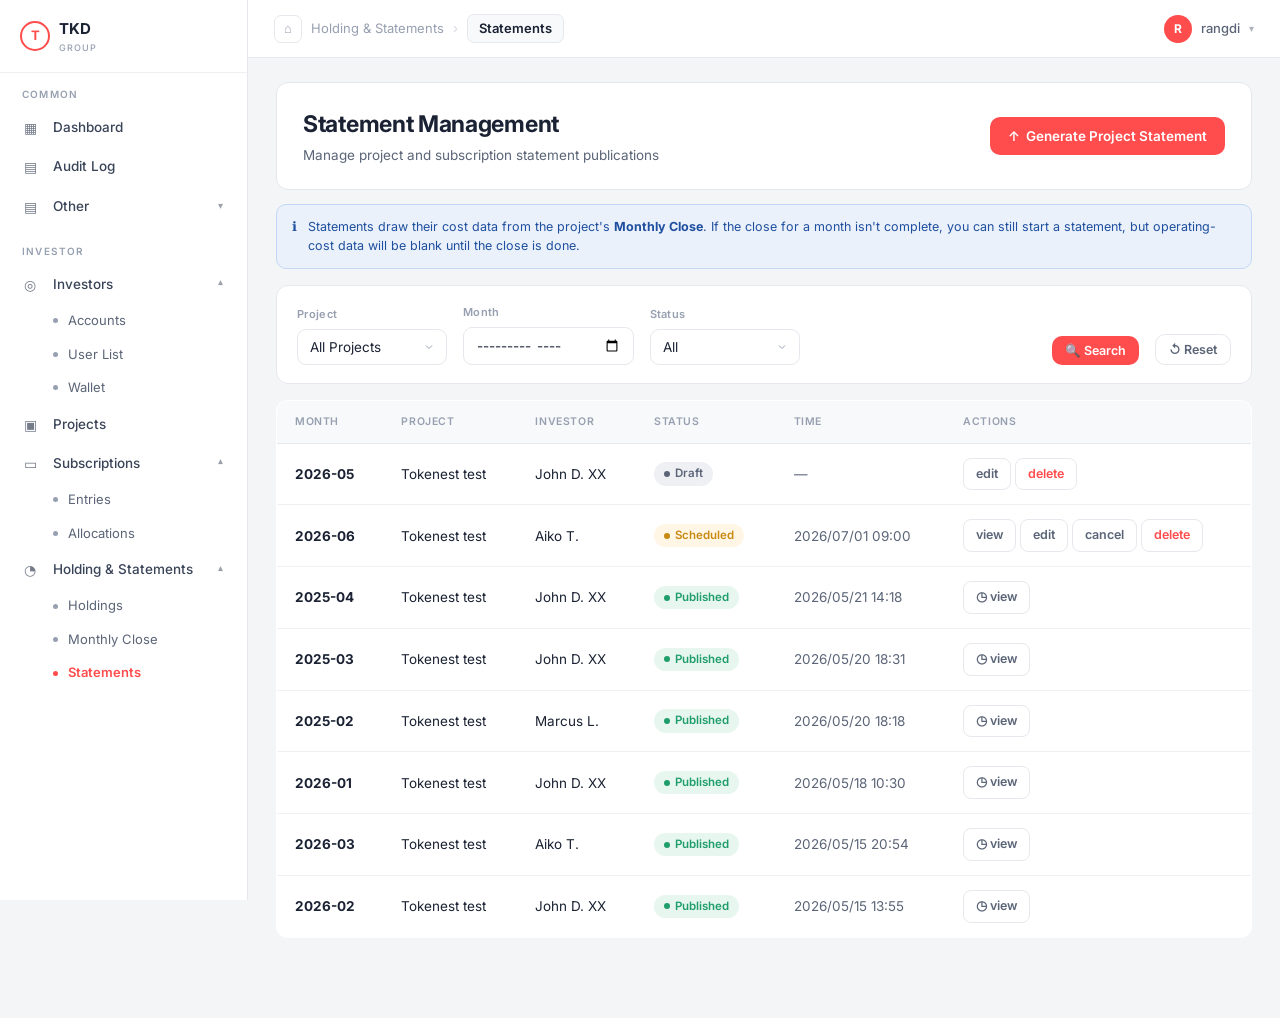
<file: agent-style-demo/apps/tokenest-accounting-statement-v2/index_7.html>
<!DOCTYPE html>
<html lang="en">
<head>
<meta charset="UTF-8">
<meta name="viewport" content="width=device-width, initial-scale=1.0">
<title>TKD Group · Statement Management</title>
<style>
  @import url('https://fonts.googleapis.com/css2?family=IBM+Plex+Mono:wght@400;500;600&family=Inter:wght@400;500;600;700&display=swap');
  :root{
    --bg:#f4f5f7; --panel:#ffffff; --panel-2:#f8f9fb; --line:#e6e8ed; --line-soft:#eef0f4;
    --ink:#1a2233; --ink-dim:#5b6577; --ink-faint:#97a0b0;
    --accent:#ff4c4c; --accent-dim:#e63b3b; --accent-soft:#fff0f0;
    --navbg:#ffffff; --navink:#3a4458; --navhover:#f4f5f7;
    --green:#1f9e6b; --green-soft:#e7f6ef; --amber:#c98a12; --blue:#2f6fd6;
    --radius:12px; --mono:'IBM Plex Mono',monospace; --sans:'Inter',-apple-system,sans-serif;
  }
  *{box-sizing:border-box;margin:0;padding:0}
  html,body{background:var(--bg);color:var(--ink);font-family:var(--sans);font-size:14px;line-height:1.5;-webkit-font-smoothing:antialiased}
  .app{display:flex;min-height:100vh}
  a{color:inherit;text-decoration:none}

  /* ---------- Sidebar ---------- */
  .side{width:248px;flex:0 0 248px;background:var(--navbg);border-right:1px solid var(--line);padding:0;position:sticky;top:0;height:100vh;overflow-y:auto;display:flex;flex-direction:column}
  .brand{display:flex;align-items:center;gap:9px;padding:18px 20px;border-bottom:1px solid var(--line-soft)}
  .brand .logo{width:30px;height:30px;border-radius:50%;border:2px solid var(--accent);display:flex;align-items:center;justify-content:center}
  .brand .logo b{color:var(--accent);font-size:13px;font-weight:700}
  .brand .nm{font-weight:700;font-size:15px;letter-spacing:.2px}
  .brand .nm small{display:block;font-size:9px;color:var(--ink-faint);font-weight:500;letter-spacing:1px}
  .navsection{padding:14px 12px 4px}
  .navsection .lbl{font-size:10px;letter-spacing:1.2px;text-transform:uppercase;color:var(--ink-faint);font-weight:600;padding:0 10px 6px}
  .navitem{display:flex;align-items:center;gap:11px;padding:9px 12px;border-radius:9px;color:var(--navink);cursor:pointer;font-size:13.5px;font-weight:500;transition:.12s;margin-bottom:1px}
  .navitem:hover{background:var(--navhover)}
  .navitem .ic{width:18px;height:18px;flex:0 0 18px;opacity:.7}
  .navitem .chev{margin-left:auto;font-size:10px;opacity:.5;transition:.15s}
  .navitem.open .chev{transform:rotate(180deg)}
  .subitem{display:flex;align-items:center;gap:10px;padding:7px 12px 7px 41px;border-radius:8px;color:var(--ink-dim);cursor:pointer;font-size:13px;transition:.12s}
  .subitem:hover{background:var(--navhover);color:var(--ink)}
  .subitem .dot{width:5px;height:5px;border-radius:50%;background:var(--ink-faint)}
  .subitem.active{color:var(--accent);font-weight:600}
  .subitem.active .dot{background:var(--accent)}
  .subgroup{overflow:hidden;max-height:0;transition:max-height .2s ease}
  .subgroup.open{max-height:200px}

  /* ---------- Main ---------- */
  .main{flex:1;min-width:0;display:flex;flex-direction:column}
  .topbar{height:58px;border-bottom:1px solid var(--line);display:flex;align-items:center;padding:0 26px;gap:12px;background:var(--panel);position:sticky;top:0;z-index:20}
  .crumbs{display:flex;align-items:center;gap:9px;font-size:13px;color:var(--ink-faint)}
  .crumbs .home{width:28px;height:28px;border-radius:7px;border:1px solid var(--line);display:flex;align-items:center;justify-content:center}
  .crumbs .sep{opacity:.4}
  .crumbs .cur{color:var(--ink);font-weight:600;background:var(--panel-2);padding:4px 11px;border-radius:7px;border:1px solid var(--line)}
  .spacer{flex:1}
  .who{display:flex;align-items:center;gap:9px;font-size:13px;font-weight:500;color:var(--ink-dim)}
  .who .av{width:28px;height:28px;border-radius:50%;background:var(--accent);color:#fff;display:flex;align-items:center;justify-content:center;font-size:12px;font-weight:700}
  .who .chev{font-size:10px;opacity:.5}

  .stage{padding:24px 28px 80px;max-width:1280px;width:100%;margin:0 auto}

  /* page header card */
  .pagehead{background:var(--panel);border:1px solid var(--line);border-radius:var(--radius);padding:24px 26px;display:flex;align-items:center;justify-content:space-between;gap:20px}
  .pagehead h1{font-size:23px;font-weight:700;letter-spacing:-.3px}
  .pagehead p{color:var(--ink-dim);font-size:13.5px;margin-top:3px}

  .btn{display:inline-flex;align-items:center;gap:8px;background:var(--ink);color:#fff;border:none;border-radius:10px;padding:11px 18px;font-size:13.5px;font-weight:600;cursor:pointer;transition:.12s;font-family:var(--sans)}
  .btn:hover{background:#0f1626}
  .btn.accent{background:var(--accent)} .btn.accent:hover{background:var(--accent-dim)}
  .btn.ghost{background:var(--panel);border:1px solid var(--line);color:var(--ink-dim)}
  .btn.ghost:hover{border-color:var(--ink-faint);color:var(--ink)}
  .btn.sm{padding:7px 13px;font-size:12.5px}
  .btn:disabled{opacity:.4;cursor:not-allowed}

  .tabs{display:flex;gap:6px;margin-top:18px;background:var(--panel);border:1px solid var(--line);border-radius:11px;padding:5px;width:fit-content}
  .tab{padding:8px 18px;border-radius:8px;font-size:13.5px;font-weight:600;color:var(--ink-dim);cursor:pointer;transition:.12s}
  .tab.active{background:var(--accent-soft);color:var(--accent)}

  .filterbar{background:var(--panel);border:1px solid var(--line);border-radius:var(--radius);padding:18px 20px;margin-top:16px;display:flex;align-items:flex-end;gap:16px;flex-wrap:wrap}
  .field{display:flex;flex-direction:column;gap:6px}
  .field label{font-size:11px;color:var(--ink-faint);font-weight:600;letter-spacing:.3px}
  .ctrl,select,input{background:var(--panel);border:1px solid var(--line);color:var(--ink);border-radius:9px;padding:9px 12px;font-family:var(--sans);font-size:13.5px;outline:none;transition:.12s;min-width:150px}
  .ctrl:focus,select:focus,input:focus{border-color:var(--accent);box-shadow:0 0 0 3px var(--accent-soft)}
  input[readonly]{background:var(--panel-2);color:var(--ink-dim)}
  input.mono,.mono{font-family:var(--mono)}
  select{appearance:none;background-image:url("data:image/svg+xml;utf8,<svg xmlns='http://www.w3.org/2000/svg' width='12' height='12' viewBox='0 0 24 24' fill='none' stroke='%2397a0b0' stroke-width='2'><path d='M6 9l6 6 6-6'/></svg>");background-repeat:no-repeat;background-position:right 11px center;padding-right:30px}
  .filterbar .grow{flex:1}

  table.list{width:100%;border-collapse:collapse;margin-top:16px;background:var(--panel);border:1px solid var(--line);border-radius:var(--radius);overflow:hidden}
  table.list th{text-align:left;font-size:10.5px;letter-spacing:.6px;text-transform:uppercase;color:var(--ink-faint);font-weight:600;padding:13px 18px;border-bottom:1px solid var(--line);background:var(--panel-2)}
  table.list td{padding:14px 18px;border-bottom:1px solid var(--line-soft);font-size:13.5px}
  table.list tr:last-child td{border-bottom:none}
  table.list tr:hover td{background:var(--panel-2)}
  .badge{display:inline-flex;align-items:center;gap:5px;font-size:11.5px;font-weight:600;padding:3px 10px;border-radius:20px}
  .badge.pub{background:var(--green-soft);color:var(--green)}
  .badge.draft{background:#eef0f4;color:var(--ink-dim)}
  .badge.sched{background:#fff6e6;color:var(--amber)}
  .badge::before{content:"";width:6px;height:6px;border-radius:50%;background:currentColor}
  .linkbtn{display:inline-flex;align-items:center;gap:6px;font-size:12.5px;font-weight:600;color:var(--ink-dim);border:1px solid var(--line);border-radius:8px;padding:6px 12px;cursor:pointer;transition:.12s;background:var(--panel)}
  .linkbtn:hover{border-color:var(--accent);color:var(--accent)}

  .hide{display:none!important}

  /* ---------- Generator ---------- */
  .genbar{display:flex;align-items:center;gap:8px;margin-bottom:18px;flex-wrap:wrap}
  .genback{font-size:13px;color:var(--ink-dim);cursor:pointer;display:inline-flex;align-items:center;gap:6px;font-weight:600}
  .genback:hover{color:var(--accent)}
  .steps{display:flex;gap:6px;flex-wrap:wrap;margin-left:auto}
  .schip{display:flex;align-items:center;gap:8px;padding:7px 13px;border-radius:9px;font-size:12.5px;font-weight:600;color:var(--ink-faint);border:1px solid var(--line);background:var(--panel)}
  .schip .n{width:19px;height:19px;border-radius:6px;border:1px solid var(--line);display:flex;align-items:center;justify-content:center;font-size:10.5px;font-family:var(--mono)}
  .schip.active{color:var(--accent);border-color:var(--accent);background:var(--accent-soft)}
  .schip.active .n{background:var(--accent);color:#fff;border-color:var(--accent)}
  .schip.done{color:var(--ink)}
  .schip.done .n{background:var(--ink);color:#fff;border-color:var(--ink)}

  .gh1{font-size:22px;font-weight:700;letter-spacing:-.3px}
  .gsub{color:var(--ink-dim);font-size:13.5px;margin-top:5px;max-width:760px}
  .card{background:var(--panel);border:1px solid var(--line);border-radius:var(--radius);padding:22px 24px;margin-top:18px}
  .card h3{font-size:14.5px;font-weight:700;display:flex;align-items:center;gap:9px;letter-spacing:-.2px}
  .card h3 .dot{width:7px;height:7px;border-radius:50%;background:var(--accent)}
  .card .hint{font-size:12.5px;color:var(--ink-faint);margin:3px 0 16px}
  .grid{display:grid;gap:16px}.g2{grid-template-columns:1fr 1fr}.g3{grid-template-columns:1fr 1fr 1fr}
  .fl{display:block;font-size:10.5px;letter-spacing:.4px;text-transform:uppercase;color:var(--ink-faint);font-weight:600;margin-bottom:6px}
  .fl input,.fl select,.fl .ctrl{width:100%}
  .actions{display:flex;gap:12px;margin-top:22px;align-items:center}
  .actions .note{color:var(--ink-faint);font-size:12px}
  .seg{display:inline-flex;border:1px solid var(--line);border-radius:9px;overflow:hidden}
  .seg button{padding:8px 16px;font-size:12.5px;font-weight:600;background:var(--panel);border:none;cursor:pointer;color:var(--ink-dim)}
  .seg button.on{background:var(--accent);color:#fff}
  /* read-only display variant: greyed, not clickable, visually distinct from the red active state */
  .seg.ro button{cursor:default}
  .seg.ro button.on{background:var(--ink-faint);color:#fff}
  .seg.ro button:not(.on){color:var(--ink-faint);opacity:.55}

  .uploadzone{border:1.5px dashed var(--line);border-radius:11px;padding:30px;text-align:center;cursor:pointer;transition:.12s;background:var(--panel-2)}
  .uploadzone:hover{border-color:var(--accent);background:var(--accent-soft)}
  .filechip{display:flex;align-items:center;gap:10px;background:var(--panel-2);border:1px solid var(--line);border-radius:9px;padding:10px 13px;margin-top:10px;font-size:12.5px}
  .filechip .ok{color:var(--green);font-weight:600;margin-left:auto}

  table.data{width:100%;border-collapse:collapse;font-size:12.5px;margin-top:4px}
  table.data th{text-align:left;font-size:10px;letter-spacing:.5px;text-transform:uppercase;color:var(--ink-faint);font-weight:600;padding:8px 10px;border-bottom:1px solid var(--line)}
  table.data td{padding:9px 10px;border-bottom:1px solid var(--line-soft);font-family:var(--mono);font-size:12px;vertical-align:top}
  table.data td.lbl{font-family:var(--sans);color:var(--ink-dim)}
  .src{display:inline-block;font-size:9px;letter-spacing:.3px;text-transform:uppercase;padding:2px 7px;border-radius:5px;font-family:var(--sans);font-weight:700}
  .src.f2{background:#e7f6ef;color:var(--green)} .src.ocr{background:#eaf1fb;color:var(--blue)}
  .src.cfg{background:#fbf2e0;color:var(--amber)} .src.man{background:var(--accent-soft);color:var(--accent)}
  .src.calc{background:#eef0f4;color:var(--ink-dim)} .src.cobo{background:#ede9fb;color:#6d4ad8}
  .banner{display:flex;gap:11px;align-items:flex-start;border-radius:10px;padding:13px 15px;font-size:12.5px;margin-top:14px;border:1px solid}
  .banner.ok{background:var(--green-soft);border-color:#bce6d2;color:#176b48}
  .banner.warn{background:#fbf4dd;border-color:#ecd896;color:#7a5c12}
  .banner.info{background:#eaf1fb;border-color:#c3d8f5;color:#1f4f9e}
  .legend{display:flex;flex-wrap:wrap;gap:13px;margin:14px 0 0;font-size:11px;color:var(--ink-dim)}
  .legend span{display:inline-flex;align-items:center;gap:5px}

  /* statement doc */
  .docwrap{background:var(--panel-2);border:1px solid var(--line);border-radius:12px;margin-top:16px;padding:4px}
  .pagetag{text-align:center;font-size:10px;color:var(--ink-faint);padding:10px;letter-spacing:1px;font-weight:600;text-transform:uppercase}
  .doc{background:#fff;color:#1a1a1a;font-family:Georgia,serif;padding:42px 48px;max-width:800px;margin:16px auto;box-shadow:0 4px 24px rgba(20,30,50,.1);position:relative}
  .doc::after{content:"PREVIEW · NOT PUBLISHED";position:absolute;top:46%;left:50%;transform:translate(-50%,-50%) rotate(-22deg);font-family:var(--sans);font-size:42px;font-weight:800;color:rgba(255,76,76,.05);letter-spacing:5px;pointer-events:none;white-space:nowrap}
  .doc .dhead{display:flex;justify-content:space-between;align-items:flex-start;border-bottom:2px solid #1a1a1a;padding-bottom:13px}
  .doc .dlogo{display:flex;align-items:center;gap:9px}
  .doc .dlogo .m{width:26px;height:26px;border-radius:50%;border:2px solid var(--accent);color:var(--accent);display:flex;align-items:center;justify-content:center;font-weight:700;font-size:11px;font-family:var(--sans)}
  .doc .dlogo b{font-family:var(--sans);font-weight:700;font-size:17px;letter-spacing:1px}
  .doc .dtitle{text-align:right}
  .doc .dtitle h2{font-family:var(--sans);font-size:15px;letter-spacing:.5px;font-weight:700}
  .doc .dtitle p{font-size:10.5px;color:#666;font-family:var(--sans);margin-top:2px}
  .doc .meta{display:grid;grid-template-columns:repeat(3,1fr);gap:12px;margin:15px 0 4px;font-family:var(--sans)}
  .doc .meta small{font-size:9px;letter-spacing:.8px;color:#999;text-transform:uppercase;display:block}
  .doc .meta b{font-size:12.5px}
  .doc .sec{font-family:var(--sans);font-size:10.5px;letter-spacing:.4px;font-weight:700;text-transform:uppercase;background:#f0f0f0;padding:6px 10px;margin:20px 0 9px}
  .doc table{width:100%;border-collapse:collapse;font-family:var(--sans);font-size:11px}
  .doc table td{padding:5px 8px;border-bottom:1px solid #eee}
  .doc table td.r{text-align:right;font-variant-numeric:tabular-nums}
  .doc table td.basis{color:#999;font-size:9.5px;font-family:var(--mono)}
  .doc .subt td{font-weight:700;border-top:1px solid #ccc;border-bottom:none}
  .doc .totl td{font-weight:700;background:#f7f7f7}
  .doc .neg{color:var(--accent-dim)} .doc .pos{color:#1a7a48}
  .doc .kpis{display:grid;grid-template-columns:repeat(2,1fr);gap:10px;font-family:var(--sans)}
  .doc .kpi{border:1px solid #eaeaea;border-radius:9px;padding:12px 14px}
  .doc .kpi small{font-size:9px;letter-spacing:.6px;text-transform:uppercase;color:#999;display:block}
  .doc .kpi .v{font-size:18px;font-weight:700;margin-top:4px}
  .doc .kpi .d{font-size:10px;font-weight:600;margin-top:2px}
  .doc .kpi .d.up{color:#1a7a48} .doc .kpi .d.down{color:var(--accent-dim)}
  .doc .foot{margin-top:22px;border-top:1px solid #ddd;padding-top:9px;font-family:var(--sans);font-size:9px;color:#999;display:flex;justify-content:space-between}
  .doc .fnote{font-family:var(--sans);font-size:9.5px;color:#888;margin-top:8px;line-height:1.5}
  .pill{display:inline-block;font-family:var(--sans);font-size:9.5px;font-weight:700;border:1px solid var(--accent);color:var(--accent);border-radius:20px;padding:2px 10px}

  /* radio cards for schedule */
  .rrow{display:flex;gap:10px;margin-top:4px}
  .rcard{flex:1;border:1px solid var(--line);border-radius:11px;padding:13px 15px;cursor:pointer;transition:.12s;background:var(--panel)}
  .rcard:hover{border-color:var(--ink-faint)}
  .rcard.sel{border-color:var(--accent);background:var(--accent-soft);box-shadow:0 0 0 3px var(--accent-soft)}
  .rcard b{font-size:13.5px}.rcard p{font-size:11.5px;color:var(--ink-faint);margin-top:3px}

  .modal-bg{position:fixed;inset:0;background:rgba(20,30,50,.45);backdrop-filter:blur(3px);display:flex;align-items:center;justify-content:center;z-index:100}
  .modal{background:var(--panel);border-radius:15px;width:470px;max-width:92vw;padding:26px;box-shadow:0 30px 80px rgba(0,0,0,.3)}
  .modal h3{font-size:20px;font-weight:700;margin-bottom:8px}
  .modal p{color:var(--ink-dim);font-size:13px}
  .modal .sb{background:var(--panel-2);border:1px solid var(--line);border-radius:10px;padding:14px;margin:15px 0;font-size:12.5px}
  .modal .sb .r{display:flex;justify-content:space-between;padding:4px 0}.modal .sb .r b{font-family:var(--mono)}
  .modal .mact{display:flex;gap:10px;justify-content:flex-end}
  .statpill{display:inline-flex;align-items:center;gap:8px;border-radius:9px;padding:8px 16px;font-size:15px;font-weight:700;letter-spacing:.3px;border:1.5px solid}
  .statpill .ic{font-size:14px;line-height:1}
  .statpill.s-open{background:#fff5f5;border-color:#ffb3b3;color:#b42318}
  .statpill.s-closed{background:#eafaf1;border-color:#7fd6a0;color:#1a7f4b}
  .statpill.s-reopen{background:#fff8ec;border-color:#f0c879;color:#a36a12}
  .statpill.s-deleted{background:#f3f4f6;border-color:#cdd2d9;color:#5f6570}
  .dealrow{display:flex;align-items:center;gap:10px;border:1px solid var(--line);border-radius:9px;padding:11px 14px;cursor:pointer;font-size:13.5px;transition:.12s}
  .dealrow:hover{border-color:var(--ink-faint)}
  .dealrow input{min-width:auto;width:16px;height:16px;accent-color:var(--accent);cursor:pointer}
  .dealrow span:first-of-type{flex:1}
  .dealtag{font-size:10px;font-weight:700;color:var(--green);background:var(--green-soft);padding:2px 9px;border-radius:20px;text-transform:uppercase;letter-spacing:.4px}
  .ocrgrid{display:grid;grid-template-columns:repeat(auto-fill,minmax(170px,1fr));gap:10px;margin-top:8px}
  .ocrchip{border:1px solid var(--line);border-radius:10px;padding:11px 13px;cursor:pointer;transition:.12s;background:var(--panel)}
  .ocrchip:hover{border-color:var(--accent);box-shadow:0 0 0 3px var(--accent-soft)}
  .ocrchip.low{border-color:#ecd896;background:#fdfaf0}
  .ocrchip.adj{border-color:var(--blue);background:#f4f8fe}
  .ocrchip .ocrk{font-size:11px;color:var(--ink-dim)}
  .ocrchip .ocrv{font-family:var(--mono);font-size:15px;font-weight:600;margin-top:3px}
  .ocrchip .ocrmeta{font-size:10px;color:var(--ink-faint);margin-top:3px;letter-spacing:.2px}
  .ocrchip.low .ocrmeta{color:var(--amber)} .ocrchip.adj .ocrmeta{color:var(--blue)}
  .pdfmock{border:1px solid var(--line);border-radius:10px;overflow:hidden;background:var(--panel-2)}
  .pdfbar{background:#2a3340;color:#cfd6e0;font-size:10px;padding:6px 10px;font-family:var(--mono)}
  .pdfpage{position:relative;background:#fff;margin:10px;border:1px solid #eee;border-radius:4px;padding:18px 16px;min-height:230px}
  .pdfline{height:7px;background:#eef0f3;border-radius:3px;margin-bottom:9px}
  .pdfhi{position:absolute;left:14px;right:14px;display:flex;justify-content:space-between;align-items:center;background:rgba(255,76,76,.12);border:1.5px solid var(--accent);border-radius:5px;padding:5px 9px;font-size:11px}
  .pdfhi span{color:#888} .pdfhi b{font-family:var(--mono);color:var(--ink)}
</style>
</head>
<body>
<div class="app">
  <!-- ===== SIDEBAR ===== -->
  <aside class="side">
    <div class="brand">
      <div class="logo"><b>T</b></div>
      <div class="nm">TKD<small>GROUP</small></div>
    </div>
    <div class="navsection">
      <div class="lbl">Common</div>
      <div class="navitem"><span class="ic">▦</span>Dashboard</div>
      <div class="navitem" id="navAudit" onclick="openAudit()"><span class="ic">▤</span>Audit Log</div>
      <div class="navitem"><span class="ic">▤</span>Other<span class="chev">▾</span></div>
    </div>
    <div class="navsection">
      <div class="lbl">Investor</div>
      <div class="navitem open" onclick="togNav(this,'g-inv')"><span class="ic">◎</span>Investors<span class="chev">▾</span></div>
      <div class="subgroup open" id="g-inv">
        <div class="subitem"><span class="dot"></span>Accounts</div>
        <div class="subitem"><span class="dot"></span>User List</div>
        <div class="subitem" id="navWallet" onclick="openWallet()"><span class="dot"></span>Wallet</div>
      </div>
      <div class="navitem"><span class="ic">▣</span>Projects</div>
      <div class="navitem open" onclick="togNav(this,'g-sub')"><span class="ic">▭</span>Subscriptions<span class="chev">▾</span></div>
      <div class="subgroup open" id="g-sub">
        <div class="subitem"><span class="dot"></span>Entries</div>
        <div class="subitem" title="Investor units / percentage allocation is configured here"><span class="dot"></span>Allocations</div>
      </div>
      <div class="navitem open" onclick="togNav(this,'g-hs')"><span class="ic">◔</span>Holding &amp; Statements<span class="chev">▾</span></div>
      <div class="subgroup open" id="g-hs">
        <div class="subitem"><span class="dot"></span>Holdings</div>
        <div class="subitem" id="navClose" onclick="CLOSE._returnToStatement=false;openClose()"><span class="dot"></span>Monthly Close</div>
        <div class="subitem active" id="navStatements" onclick="openStatements()"><span class="dot"></span>Statements</div>
      </div>
    </div>
  </aside>

  <!-- ===== MAIN ===== -->
  <div class="main">
    <div class="topbar">
      <div class="crumbs">
        <span class="home" onclick="openStatements()" style="cursor:pointer">⌂</span>
        <span class="crumbgroup" onclick="crumbUp()" style="cursor:pointer">Holding &amp; Statements</span><span class="sep">›</span>
        <span class="cur" id="crumbCur">Statements</span>
      </div>
      <div class="spacer"></div>
      <div class="who"><div class="av">R</div>rangdi<span class="chev">▾</span></div>
    </div>

    <div class="stage">
      <!-- ========== LIST VIEW ========== -->
      <section id="listView">
        <div class="pagehead">
          <div>
            <h1>Statement Management</h1>
            <p>Manage project and subscription statement publications</p>
          </div>
          <button class="btn accent" onclick="openGen()">↑ &nbsp;Generate Project Statement</button>
        </div>
        <div class="banner info" id="closeHint" style="margin-top:14px"><span>ℹ</span><div>Statements draw their cost data from the project's <b>Monthly Close</b>. If the close for a month isn't complete, you can still start a statement, but operating-cost data will be blank until the close is done.</div></div>

        <div class="filterbar">
          <div class="field"><label>Project</label>
            <select><option>All Projects</option><option>Tokenest test</option></select></div>
          <div class="field"><label>Month</label>
            <input type="month" style="min-width:170px"></div>
          <div class="field"><label>Status</label>
            <select><option>All</option><option>Published</option><option>Draft</option><option>Scheduled</option></select></div>
          <div class="grow"></div>
          <button class="btn accent sm">🔍 Search</button>
          <button class="btn ghost sm">↺ Reset</button>
        </div>

        <table class="list">
          <thead><tr><th>Month</th><th>Project</th><th>Investor</th><th>Status</th><th>Time</th><th>Actions</th></tr></thead>
          <tbody id="listBody"></tbody>
        </table>
      </section>

      <!-- ========== GENERATOR (5-step) injected here ========== -->
      <section id="genView" class="hide"></section>

      <!-- ========== INVESTORS › WALLET ========== -->
      <section id="walletView" class="hide"></section>

      <!-- ========== MONTHLY CLOSE ========== -->
      <section id="closeView" class="hide"></section>

      <!-- ========== AUDIT LOG ========== -->
      <section id="auditView" class="hide"></section>

      <!-- ========== PUBLISHED STATEMENT (read-only detail) ========== -->
      <section id="viewView" class="hide"></section>
    </div>
  </div>
</div>
<div id="modalMount"></div>
<div id="toast" class="hide" style="position:fixed;bottom:26px;left:50%;transform:translateX(-50%);background:var(--ink);color:#fff;padding:12px 22px;border-radius:30px;font-weight:600;font-size:13px;z-index:200;box-shadow:0 10px 30px rgba(0,0,0,.25)"></div>

<script>
function togNav(el,id){el.classList.toggle('open');document.getElementById(id).classList.toggle('open');}
const fmt=(n,d=2)=>n.toLocaleString('en-US',{minimumFractionDigits:d,maximumFractionDigits:d});
const btc=(n)=>n.toLocaleString('en-US',{minimumFractionDigits:6,maximumFractionDigits:8});
const usd=(n)=>'$'+fmt(n,2);
const pct=(n,d=2)=>fmt(n*100,d)+'%';
function toast(m){const t=document.getElementById('toast');t.textContent=m;t.classList.remove('hide');setTimeout(()=>t.classList.add('hide'),2600);}

/* existing published statements (mirrors the real platform list) */
const LIST=[
  ['2026-06','Tokenest test','Aiko T.','sched','2026/07/01 09:00'],
  ['2026-05','Tokenest test','John D. XX','draft','—'],
  ['2025-04','Tokenest test','John D. XX','pub','2026/05/21 14:18'],
  ['2025-03','Tokenest test','John D. XX','pub','2026/05/20 18:31'],
  ['2025-02','Tokenest test','Marcus L.','pub','2026/05/20 18:18'],
  ['2026-01','Tokenest test','John D. XX','pub','2026/05/18 10:30'],
  ['2026-02','Tokenest test','John D. XX','pub','2026/05/15 13:55'],
  ['2026-03','Tokenest test','Aiko T.','pub','2026/05/15 20:54'],
];
function actionsFor(r,i){
  if(r[3]==='sched') return `<span class="linkbtn" onclick="openDetail(${i})">view</span>
    <span class="linkbtn" onclick="openGen()">edit</span>
    <span class="linkbtn" style="color:var(--ink-dim)" onclick="cancelSchedule(${i})">cancel</span>
    <span class="linkbtn" style="color:var(--accent)" onclick="deleteScheduled(${i})">delete</span>`;
  if(r[3]==='draft') return `<span class="linkbtn" onclick="openGen()">edit</span>
    <span class="linkbtn" style="color:var(--accent)" onclick="deleteDraft(${i})">delete</span>`;
  return `<span class="linkbtn" onclick="openDetail(${i})">◷ view</span>`;
}
function listSortKey(r){
  if(r[4]==='—') return 9e15;
  const t=Date.parse(r[4].replace(/\//g,'-').replace(' ','T'));
  return isNaN(t)?0:t;
}
function renderList(){
  const rows=LIST.map((r,i)=>({r,i})).sort((a,b)=>listSortKey(b.r)-listSortKey(a.r));
  document.getElementById('listBody').innerHTML=rows.map(({r,i})=>`
    <tr><td><b>${r[0]}</b></td><td>${r[1]}</td><td>${r[2]}</td>
    <td><span class="badge ${r[3]}">${r[3]==='pub'?'Published':r[3]==='draft'?'Draft':'Scheduled'}</span></td>
    <td style="color:var(--ink-dim)">${r[4]}</td>
    <td style="white-space:nowrap">${actionsFor(r,i)}</td></tr>`).join('');
}
function deleteDraft(i){
  const r=LIST[i];
  confirmModal('Delete draft','Delete the draft statement for '+r[0]+' · '+r[2]+'? This cannot be undone.','Delete',function(){
    logEvent('DELETE','Statement · '+r[2],r[2]+' · '+r[0],'Deleted draft statement','','success');
    LIST.splice(i,1); renderList(); toast('Draft deleted · recorded in Audit Log');
  });
}
function deleteScheduled(i){
  const r=LIST[i];
  confirmModal('Delete scheduled statement','Delete the scheduled statement for '+r[0]+' · '+r[2]+'? This cancels the scheduled publish and removes it. This cannot be undone.','Delete',function(){
    logEvent('DELETE','Statement · '+r[2],r[2]+' · '+r[0],'Deleted scheduled statement (publish cancelled)','','success');
    LIST.splice(i,1); renderList(); toast('Scheduled statement deleted · recorded in Audit Log');
  });
}
function cancelSchedule(i){
  const r=LIST[i];
  confirmModal('Cancel scheduled publish','Cancel the scheduled publish for '+r[0]+' · '+r[2]+'? It will revert to draft.','Revert to draft',function(){
    LIST[i][3]='draft'; LIST[i][4]='—';
    logEvent('UPDATE','Statement · '+r[2],r[2]+' · '+r[0],'Cancelled scheduled publish; reverted to draft','','success');
    renderList(); toast('Scheduled publish cancelled · reverted to draft');
  });
}
renderList();

/* ===== AUDIT LOG (append-only activity log) ===== */
const AUDIT=[
  // seeded history
  {ts:'2026-03-01 09:12:04', user:'Yi Lin · Finance', action:'CLOSE', obj:'Monthly Close C-2026-02', scope:'Tokenest test · Feb 2026', detail:'Completed close; YIMIAO bill + bank record ingested', reason:'Month-end', result:'success'},
  {ts:'2026-03-01 09:31:55', user:'Yi Lin · Finance', action:'PUBLISH', obj:'Statement S-2026-02-0047', scope:'John D. XX · Feb 2026', detail:'Published to investor portal', reason:'', result:'success'},
];
function logEvent(action,obj,scope,detail,reason,result){
  AUDIT.unshift({ts:nowTs(),user:'rangdi · Finance',action,obj,scope,detail:detail||'',reason:reason||'',result:result||'success'});
}
function nowTs(){const d=new Date();const p=n=>String(n).padStart(2,'0');
  return `${d.getFullYear()}-${p(d.getMonth()+1)}-${p(d.getDate())} ${p(d.getHours())}:${p(d.getMinutes())}:${p(d.getSeconds())}`;}

/* ---- view routing ---- */
function showView(which){
  if(which!=='closeView' && which!=='genView'){ CLOSE._returnToStatement=false; }
  ['listView','genView','walletView','closeView','auditView','viewView'].forEach(v=>document.getElementById(v).classList.add('hide'));
  document.getElementById(which).classList.remove('hide');
  const ns=document.getElementById('navStatements'), nw=document.getElementById('navWallet'),
        nc=document.getElementById('navClose'), na=document.getElementById('navAudit');
  ns.classList.toggle('active', which==='listView'||which==='genView');
  nw.classList.toggle('active', which==='walletView');
  nc.classList.toggle('active', which==='closeView');
  na.classList.toggle('active', which==='auditView');
  window.scrollTo({top:0});
}
function openAudit(){ buildAudit(); showView('auditView');
  document.querySelector('.crumbs').children[1].textContent='Common';
  document.getElementById('crumbCur').textContent='Audit Log'; }
function openClose(fromStatement){
  if(fromStatement===true){ CLOSE._returnToStatement=true; CLOSE._returnStep=S._step||3; }
  buildClose(); showView('closeView');
  document.querySelector('.crumbs').children[1].textContent='Holding & Statements';
  document.getElementById('crumbCur').textContent='Monthly Close'; }
function openStatements(){ showView('listView'); document.getElementById('crumbCur').textContent='Statements';
  document.querySelector('.crumbs').children[1].textContent='Holding & Statements'; refreshCloseHint(); }
function crumbUp(){
  const g=document.querySelector('.crumbs').children[1].textContent;
  if(g==='Investors') openWallet();
  else if(g==='Common') openAudit();
  else openStatements();
}
function openWallet(){ buildWallet(); showView('walletView');
  document.querySelector('.crumbs').children[1].textContent='Investors';
  document.getElementById('crumbCur').textContent='Wallet'; }

function openDetail(idx){
  const r=LIST[idx];
  const monthMap={'2026-02':['Feb 1 – Feb 28 2026','2026-02',28],'2026-03':['Mar 1 – Mar 31 2026','2026-03',31]};
  S=defaultS();
  const mk=r[0];
  if(monthMap[mk]){S.month=monthMap[mk][0];S.monthKey=monthMap[mk][1];S.days=monthMap[mk][2];}
  else {S.month=mk;S.monthKey=mk;}
  S.investor=r[2]; S.stmtNo='TKD-'+mk+'-0047';
  const docs=buildDocs();
  const sched=r[3]==='sched';
  const tsLabel = sched?'Scheduled for':'Published';
  document.getElementById('viewView').innerHTML=`
    <div class="genbar">
      <span class="genback" onclick="openStatements()">← Back to statements</span>
    </div>
    <div class="pagehead" style="margin-bottom:4px">
      <div><h1>${r[1]} · ${r[0]} · ${r[2]}</h1>
      <p>${tsLabel} ${r[4]} · read-only</p></div>
    </div>
    ${docs}`;
  showView('viewView');
  document.querySelector('.crumbs').children[1].textContent='Holding & Statements';
  document.getElementById('crumbCur').textContent='Statement · '+r[0];
}

/* ---- Investors › Wallet page ---- */
const WALLETS=[
  {inv:'John D. XX', id:'TKD-INV-00047', addr:'bc1qxy2kgdygjrsqtzq2n0yrf2493p83kkfjhx0w1h', deal:'Tokenest test · S21 Pro Pool'},
];
const DEALS=['Tokenest test · S21 Pro Pool','S21 Hydro Pool (2026)','Antbox Container A · 2025'];
function buildWallet(){
  document.getElementById('walletView').innerHTML=`
    <div class="pagehead">
      <div><h1>Investor Wallets</h1>
      <p>Register each investor's BTC payout wallet and link it to their active deal. Balances are read from this wallet via the Cobo WaaS API.</p></div>
    </div>

    <div class="card">
      <h3><span class="dot"></span>Link wallet to deal</h3>
      <div class="hint">Wallet addresses are custodial — assigned by Tokenest via Cobo and synced automatically. Finance does not type addresses; only links the investor to their active deal(s).</div>
      <div class="grid g2">
        <div><label class="fl">Investor</label>
          <select id="w_inv" onchange="onWalletInv()">
            <option value="John D. XX|TKD-INV-00047|bc1qxy2kgdygjrsqtzq2n0yrf2493p83kkfjhx0w1h">John D. XX · TKD-INV-00047</option>
            <option value="Aiko T.|TKD-INV-00031|bc1q8h4j2m9v8p3k5d7r0t6y4u2w1x9z0a2m2v9p">Aiko T. · TKD-INV-00031</option>
            <option value="Marcus L.|TKD-INV-00088|">Marcus L. · TKD-INV-00088</option>
          </select></div>
        <div><label class="fl">Custodial BTC wallet <span class="src cobo">Cobo · synced</span></label>
          <input class="mono" id="w_addr" readonly></div>
      </div>
      <div style="margin-top:16px">
        <label class="fl">Linked active deal</label>
        <div id="w_deals" style="display:flex;flex-direction:column;gap:8px;margin-top:4px">
          ${DEALS.map((d,i)=>`<label class="dealrow"><input type="checkbox" value="${d}"> <span>${d}</span> <span class="dealtag">active</span></label>`).join('')}
        </div>
      </div>
      <div class="actions">
        <button class="btn accent" onclick="saveWallet()">Save link</button>
        <span class="note">Address is synced from Cobo, not entered. Linking is confirmed before it takes effect.</span>
      </div>
    </div>

    <div class="card">
      <h3><span class="dot"></span>Registered wallets</h3>
      <table class="data" style="margin-top:6px"><thead>
        <tr><th>Investor</th><th>Account ID</th><th>Wallet address</th><th>Linked deal</th><th></th></tr></thead>
        <tbody id="walletRows"></tbody></table>
    </div>`;
  renderWalletRows();
  onWalletInv();
}
function renderWalletRows(){
  document.getElementById('walletRows').innerHTML=WALLETS.map(w=>`
    <tr><td class="lbl">${w.inv}</td><td>${w.id}</td>
      <td style="font-size:11px">${w.addr.slice(0,14)}…${w.addr.slice(-8)}</td>
      <td class="lbl">${w.deal}</td>
      <td><span class="src cobo" title="balance source">Cobo API ✓</span></td></tr>`).join('')
    || `<tr><td colspan="5" style="color:var(--ink-faint);font-family:var(--sans)">No wallets registered yet.</td></tr>`;
}
function onWalletInv(){
  const v=document.getElementById('w_inv').value.split('|');
  const addr=v[2];
  const el=document.getElementById('w_addr');
  if(addr){ el.value=addr; el.style.color=''; }
  else { el.value='Not yet assigned — request allocation from Cobo'; el.style.color='var(--ink-faint)'; }
}
function saveWallet(){
  const inv=document.getElementById('w_inv').value.split('|');
  const addr=inv[2];
  const deals=[...document.querySelectorAll('#w_deals input:checked')].map(c=>c.value);
  if(!addr){toast('No custodial wallet assigned yet — request allocation from Cobo first');return;}
  if(!deals.length){toast('Tick at least one active deal');return;}
  WALLETS.push({inv:inv[0],id:inv[1],addr,deal:deals.join(', ')});
  logEvent('LINK','Wallet · '+inv[1],inv[0],'Linked custodial wallet to: '+deals.join(', '),'','success');
  document.querySelectorAll('#w_deals input:checked').forEach(c=>c.checked=false);
  renderWalletRows();
  toast('✓ Linked '+inv[0]+' · '+WALLETS.length+' wallet'+(WALLETS.length>1?'s':'')+' registered');
}

/* ---- Monthly Close (project-level, once a month) ---- */
const CLOSE_INVESTORS=[
  {inv:'John D. XX', id:'TKD-INV-00047', mode:'UNITS', units:50, pool:900, sharePct:50/900, rsvOpen:18500.00},
  {inv:'Aiko T.',    id:'TKD-INV-00031', mode:'PERCENT', units:0, pool:500, sharePct:0.0556, rsvOpen:42000.00},
  {inv:'Marcus L.',  id:'TKD-INV-00088', mode:'UNITS', units:35, pool:900, sharePct:35/900, rsvOpen:9800.00},
];
const CLOSE={billLoaded:false, bankLoaded:false, status:'open',
  ocrOpex:218762.80,            // total extracted from OCR'd bills (YIMIAO etc.)
  manualLines:[],               // [{type, amount, src:'manual'}] — audit fees, tax, etc. (not every month)
  fleetOpex:218762.80,          // = ocrOpex + Σ manualLines (derived, recomputed)
  bankProjectReserve:70300.00, bankOpexPayment:0,
  billConf:0.97, bankConf:0.93, refMonth:'February 2026'};
function recomputeOpex(){
  CLOSE.fleetOpex = (CLOSE.billLoaded?CLOSE.ocrOpex:0) + CLOSE.manualLines.reduce((a,l)=>a+(+l.amount||0),0);
}
const CLOSED_MONTHS=new Set();
function onCloseMonth(label){
  const mk = label==='March 2026' ? '2026-03' : '2026-02';
  CLOSE.refMonth=label; CLOSE.refMonthKey=mk;
  if(CLOSED_MONTHS.has(mk)){
    CLOSE.status='closed';
  } else {
    CLOSE.status='open'; CLOSE.billLoaded=false; CLOSE.bankLoaded=false;
    CLOSE.manualLines=[]; CLOSE._crossOk=undefined; recomputeOpex();
  }
  buildClose();
  const sel=document.getElementById('c_month'); if(sel)sel.value=label;
  renderCloseStatus(CLOSE.status==='closed'?'closed':'open');
}
/* structured OCR fields — clickable, editable, with mock pdf position + confidence */
const OCRFIELDS={
  bill:[
    {k:'powerPre', label:'Power (pre-tax)', ocr:144397.47, val:144397.47, conf:0.98, adjusted:false, doc:'YIMIAO bill', line:'Power and hosting fees', region:'mid'},
    {k:'powerTax', label:'Power tax', ocr:21515.22, val:21515.22, conf:0.96, adjusted:false, doc:'YIMIAO bill', line:'Tax @14.9%', region:'mid'},
    {k:'hosting', label:'Hosting', ocr:46579.83, val:46579.83, conf:0.97, adjusted:false, doc:'YIMIAO bill', line:'Hosting fee', region:'mid'},
    {k:'fleetOpex', label:'Total operating cost', ocr:218762.80, val:218762.80, conf:0.95, adjusted:false, doc:'YIMIAO bill', line:'Invoice total', region:'bottom'},
  ],
  bank:[
    {k:'bankProjectReserve', label:'Project reserve total', ocr:70300.00, val:70300.00, conf:0.91, adjusted:false, doc:'Bank record', line:'Reserve account balance', region:'top'},
    {k:'bankOpexPayment', label:'Payment to operating costs', ocr:12153.49, val:12153.49, conf:0.93, adjusted:false, doc:'Bank record', line:'Outgoing · operating costs', region:'mid'},
  ]
};
function ocrField(group,key){return OCRFIELDS[group].find(f=>f.k===key);}
function buildClose(){
  document.getElementById('closeView').innerHTML=`
    <div class="pagehead">
      <div><h1>Monthly Close</h1>
      <p>Project-level month-end close. Upload the supplier bill and bank record once; the platform splits costs and reserves across all investors in the project. Statements are then generated from this close.</p></div>
    </div>
    <div class="filterbar">
      <div class="field"><label>Project</label><select id="c_project"><option>Tokenest test · S21 Pro Pool</option></select></div>
      <div class="field"><label>Statement Month</label><select id="c_month" onchange="onCloseMonth(this.value)"><option>February 2026</option><option>March 2026</option></select></div>
      <div class="grow"></div>
      <span id="closeStatusBig"></span>
    </div>

    <div class="card">
      <h3><span class="dot"></span>1 · Cost Extraction &amp; Entry <span class="src ocr" style="margin-left:4px">OCR + manual</span></h3>
      <div class="hint">Extract operating costs from supplier bills (YIMIAO etc.) via OCR, and add any other cost lines manually (audit, tax, insurance…). These don't appear every month. Everything sums into the project's monthly operating cost. The bank record is also uploaded here for reconciliation.</div>
      <div class="grid g2">
        <div class="uploadzone" onclick="closeBill()"><div style="font-size:22px;margin-bottom:5px">📄</div><b>Supplier bill — OCR</b><p style="color:var(--ink-faint);font-size:12px;margin-top:3px">YIMIAO operating cost</p><div id="cBill"></div></div>
        <div class="uploadzone" onclick="closeBank()"><div style="font-size:22px;margin-bottom:5px">🏦</div><b>Bank payment record — OCR</b><p style="color:var(--ink-faint);font-size:12px;margin-top:3px">reserve total + opex payment</p><div id="cBank"></div></div>
      </div>
      <div id="ocrOut"></div>

      <div style="margin-top:18px;border-top:1px solid var(--line-soft);padding-top:14px">
        <div class="minih">Additional cost lines <span style="color:var(--ink-faint);text-transform:none;letter-spacing:0">(manual — for fees with no standard bill; optional)</span></div>
        <table class="data" style="margin-top:6px"><thead><tr>
          <th style="width:42%">Cost type</th><th style="width:30%">Amount (USD)</th><th style="width:16%">Source</th><th></th></tr></thead>
          <tbody id="manualRows"></tbody></table>
        <div style="display:flex;gap:10px;align-items:flex-end;margin-top:10px;flex-wrap:wrap">
          <div><label class="fl">Cost type</label>
            <select id="ml_type" onchange="document.getElementById('ml_custom').style.display=this.value==='Other'?'block':'none'">
              <option>Audit fees</option><option>Tax fees</option><option>Insurance</option>
              <option>Custody fees</option><option>Legal fees</option><option>Other</option></select></div>
          <div id="ml_custom" style="display:none"><label class="fl">Custom name</label><input id="ml_name" placeholder="e.g. Network upgrade"></div>
          <div><label class="fl">Amount (USD)</label><input class="mono" id="ml_amt" placeholder="0.00"></div>
          <button class="btn ghost sm" onclick="addManualLine()">+ Add line</button>
        </div>
      </div>

      <div id="opexTotalBox" style="margin-top:16px"></div>
    </div>

    <div class="card">
      <h3><span class="dot"></span>2 · Investor split &amp; reconciliation</h3>
      <div class="hint">Operating cost is allocated pro-rata. Reserve opening balances are carried per-investor from Subscriptions (set at subscription, rolled forward monthly).</div>
      <table class="data"><thead><tr>
        <th>Investor</th><th>Share</th><th>Pro-rata opex</th>
        <th>Reserve opening <span class="src cfg">Subscriptions</span></th></tr></thead>
        <tbody id="splitRows"></tbody></table>
      <div id="reconBox"></div>
    </div>

    <div class="actions" id="closeActions"></div>`;
  renderSplit();
  renderCloseActions();
  renderManualLines();
  renderOpexTotal();
  renderCloseStatus(CLOSE.status==='closed'?'closed':CLOSE.status==='deleted'?'deleted':'open');
}
function renderManualLines(){
  const tb=document.getElementById('manualRows'); if(!tb)return;
  tb.innerHTML = CLOSE.manualLines.length ? CLOSE.manualLines.map((l,i)=>`
    <tr><td class="lbl" style="font-family:var(--sans)">${l.type}</td>
      <td class="mono">${usd(+l.amount)}</td>
      <td><span class="src man">manual</span></td>
      <td><span class="linkbtn" style="padding:3px 9px" onclick="removeManualLine(${i})">remove</span></td></tr>`).join('')
    : `<tr><td colspan="4" style="color:var(--ink-faint);font-family:var(--sans)">No additional lines. Most months only have the supplier bill.</td></tr>`;
}
function addManualLine(){
  const sel=document.getElementById('ml_type');
  let type=sel.value;
  if(type==='Other'){ const n=document.getElementById('ml_name').value.trim(); if(!n){toast('Enter a custom cost name');return;} type=n; }
  const amt=parseFloat(document.getElementById('ml_amt').value);
  if(isNaN(amt)||amt<=0){toast('Enter a valid amount');return;}
  CLOSE.manualLines.push({type,amount:amt,src:'manual'});
  document.getElementById('ml_amt').value=''; const nm=document.getElementById('ml_name'); if(nm)nm.value='';
  logEvent('UPDATE','Operating cost · '+CLOSE.refMonth,'Tokenest test · '+CLOSE.refMonth,
    'Added manual cost line: '+type+' '+usd(amt),'','success');
  recomputeOpex(); renderManualLines(); renderOpexTotal(); ocrSummary(); checkClose();
}
function removeManualLine(i){
  const l=CLOSE.manualLines[i];
  CLOSE.manualLines.splice(i,1);
  logEvent('UPDATE','Operating cost · '+CLOSE.refMonth,'Tokenest test · '+CLOSE.refMonth,
    'Removed manual cost line: '+l.type+' '+usd(+l.amount),'','success');
  recomputeOpex(); renderManualLines(); renderOpexTotal(); ocrSummary(); checkClose();
}
function renderOpexTotal(){
  const box=document.getElementById('opexTotalBox'); if(!box)return;
  recomputeOpex();
  const ocrPart=CLOSE.billLoaded?CLOSE.ocrOpex:0;
  const manPart=CLOSE.manualLines.reduce((a,l)=>a+(+l.amount||0),0);
  box.innerHTML=`<div class="banner info"><span>Σ</span><div>Project monthly operating cost = OCR <b>${usd(ocrPart)}</b> + manual <b>${usd(manPart)}</b> = <b>${usd(CLOSE.fleetOpex)}</b>. This total is allocated pro-rata to all investors.</div></div>`;
}
function closeBill(){CLOSE.billLoaded=true;CLOSE.refMonthKey='2026-02';
  document.getElementById('cBill').innerHTML=`<div class="filechip" style="margin-top:8px">✓ YIMIAO_Feb2026.pdf <span class="ok">OCR</span></div>`;
  recomputeOpex();
  logEvent('UPLOAD','Supplier bill · '+CLOSE.refMonth,'Tokenest test · '+CLOSE.refMonth,'OCR extracted operating cost '+usd(CLOSE.ocrOpex),'','success');
  ocrSummary();checkClose();renderCloseActions();renderOpexTotal();}
function closeBank(){CLOSE.bankLoaded=true;CLOSE.bankOpexPayment=12153.49;CLOSE.refMonthKey='2026-02';
  document.getElementById('cBank').innerHTML=`<div class="filechip" style="margin-top:8px">✓ Bank_Record_Feb2026.pdf <span class="ok">OCR</span></div>`;
  logEvent('UPLOAD','Bank record · '+CLOSE.refMonth,'Tokenest test · '+CLOSE.refMonth,'OCR extracted reserve total '+usd(CLOSE.bankProjectReserve)+', opex payment '+usd(CLOSE.bankOpexPayment),'','success');
  ocrSummary();checkClose();renderCloseActions();}
function fieldChips(group){
  return OCRFIELDS[group].map(f=>{
    const low=f.conf<0.95;
    return `<div class="ocrchip ${low?'low':''} ${f.adjusted?'adj':''}" onclick="openVerify('${group}','${f.k}')" title="Click to view in source & edit">
      <div class="ocrk">${f.label}</div>
      <div class="ocrv">${usd(f.val)}</div>
      <div class="ocrmeta">${f.adjusted?'✎ adjusted':'OCR '+pct(f.conf,0)}${low&&!f.adjusted?' · verify':''}</div>
    </div>`;
  }).join('');
}
function ocrSummary(){
  let h='';
  if(CLOSE.billLoaded){
    h+=`<div class="minih" style="margin-top:14px">YIMIAO bill — extracted fields <span style="color:var(--ink-faint);text-transform:none;letter-spacing:0">(click a value to view in source &amp; edit)</span></div>
        <div class="ocrgrid">${fieldChips('bill')}</div>`;
  }
  if(CLOSE.bankLoaded){
    h+=`<div class="minih" style="margin-top:14px">Bank record — extracted fields</div>
        <div class="ocrgrid">${fieldChips('bank')}</div>`;
  }
  // V024 cross-check: bank opex payment ≈ YIMIAO bill-derived (hard gate)
  if(CLOSE.billLoaded && CLOSE.bankLoaded){
    const dev=Math.abs(CLOSE.bankOpexPayment-(CLOSE.ocrOpex*(50/900)));
    const ok=dev<1;
    CLOSE._crossOk=ok;
    h+=`<div class="banner ${ok?'ok':'warn'}"><span>${ok?'✓':'⚠'}</span><div><b>V024 cross-check:</b> bank opex payment ${usd(CLOSE.bankOpexPayment)} vs bill-derived ${usd(CLOSE.ocrOpex*(50/900))} · Δ ${usd(dev)} — ${ok?'matches.':'<b>mismatch — blocks close until resolved.</b>'}</div></div>`;
  }
  document.getElementById('ocrOut').innerHTML=h;
}

/* click an extracted figure → mock PDF preview with highlight + editable value + reason */
function openVerify(group,key){
  const f=ocrField(group,key);
  const regionTop={top:'18%',mid:'46%',bottom:'72%'}[f.region]||'46%';
  document.getElementById('modalMount').innerHTML=`<div class="modal-bg" onclick="if(event.target===this)closeModal()">
    <div class="modal" style="width:760px;max-width:94vw">
      <h3>Verify extracted value</h3>
      <p>${f.doc} · field “${f.label}”. Confirm against the source, edit if wrong. Edits are recorded in the Audit Log.</p>
      <div style="display:grid;grid-template-columns:1.2fr 1fr;gap:16px;margin-top:16px">
        <div class="pdfmock">
          <div class="pdfbar">${f.doc}.pdf · page 1</div>
          <div class="pdfpage">
            ${[0,1,2,3,4,5].map(i=>`<div class="pdfline" style="width:${[70,55,80,45,62,50][i]}%"></div>`).join('')}
            <div class="pdfhi" style="top:${regionTop}">
              <span>${f.line}</span><b>${usd(f.ocr)}</b>
            </div>
            ${[0,1,2].map(i=>`<div class="pdfline" style="width:${[60,72,40][i]}%;margin-top:8px"></div>`).join('')}
          </div>
        </div>
        <div>
          <label class="fl">OCR original</label>
          <input class="mono" value="${usd(f.ocr)}" readonly>
          <div style="margin:6px 0 14px;font-size:11px;color:${f.conf<0.95?'var(--amber)':'var(--green)'}">confidence ${pct(f.conf,0)}${f.conf<0.95?' · low, please verify':''}</div>
          <label class="fl">Adopted value</label>
          <input class="mono" id="vf_val" value="${f.val}">
          <label class="fl" style="margin-top:12px">Reason for change <span style="color:var(--ink-faint)">(required if edited)</span></label>
          <input id="vf_reason" placeholder="e.g. OCR misread decimal">
        </div>
      </div>
      <div class="mact" style="margin-top:18px">
        <button class="btn ghost" onclick="closeModal()">Cancel</button>
        <button class="btn accent" onclick="saveVerify('${group}','${key}')">Confirm value</button>
      </div>
    </div></div>`;
}
function saveVerify(group,key){
  const f=ocrField(group,key);
  const nv=parseFloat(document.getElementById('vf_val').value);
  const reason=document.getElementById('vf_reason').value.trim();
  if(isNaN(nv)){toast('Enter a valid number');return;}
  const changed=Math.abs(nv-f.ocr)>0.005;
  if(changed && !reason){toast('A reason is required when changing an OCR value');return;}
  const oldVal=f.val;
  f.val=nv; f.adjusted=changed;
  // sync to CLOSE aggregates
  if(key==='fleetOpex')CLOSE.fleetOpex=nv;
  if(key==='bankProjectReserve')CLOSE.bankProjectReserve=nv;
  if(key==='bankOpexPayment')CLOSE.bankOpexPayment=nv;
  if(changed){
    logEvent('UPDATE',f.doc+' · '+f.label,'Tokenest test · '+CLOSE.refMonth,
      'OCR value adjusted: '+usd(f.ocr)+' (OCR) → '+usd(nv),reason,'success');
    toast('✓ Value adjusted · recorded in Audit Log');
  } else toast('Value confirmed');
  closeModal(); ocrSummary(); checkClose();
}
function renderSplit(){
  document.getElementById('splitRows').innerHTML=CLOSE_INVESTORS.map(v=>{
    const lbl=v.mode==='PERCENT'?pct(v.sharePct)+' of fleet':v.units+'/'+v.pool+' ('+pct(v.units/v.pool)+')';
    const opex=CLOSE.billLoaded?usd(CLOSE.fleetOpex*v.sharePct):'—';
    return `<tr><td class="lbl">${v.inv}<br><span style="color:var(--ink-faint);font-size:10px">${v.id}</span></td>
      <td>${lbl}</td><td>${opex}</td><td>${usd(v.rsvOpen)}</td></tr>`;
  }).join('');
  // reconciliation: sum of investor reserves vs bank project reserve
  if(CLOSE.bankLoaded){
    const sumRsv=CLOSE_INVESTORS.reduce((a,b)=>a+b.rsvOpen,0);
    const ok=Math.abs(sumRsv-CLOSE.bankProjectReserve)<10;
    document.getElementById('reconBox').innerHTML=
      `<div class="banner ${ok?'ok':'warn'}"><span>${ok?'✓':'⚠'}</span><div><b>Reconciliation:</b> Σ investor reserve openings ${usd(sumRsv)} vs bank record ${usd(CLOSE.bankProjectReserve)} · Δ ${usd(Math.abs(sumRsv-CLOSE.bankProjectReserve))} — ${ok?'reconciled.':'review required.'}</div></div>`;
  } else document.getElementById('reconBox').innerHTML='';
}
function checkClose(){
  const ready=CLOSE.billLoaded&&CLOSE.bankLoaded&&CLOSE._crossOk!==false;
  const btn=document.getElementById('closeBtn'); if(btn){btn.disabled=!ready;}
  renderSplit();
}
function renderCloseStatus(state){
  const box=document.getElementById('closeStatusBig'); if(!box)return;
  const m={
    open:    {cls:'s-open',    ic:'○', tt:'NOT CLOSED'},
    closed:  {cls:'s-closed',  ic:'●', tt:'CLOSED'},
    reopen:  {cls:'s-reopen',  ic:'◐', tt:'REOPENED'},
    deleted: {cls:'s-deleted', ic:'⊘', tt:'DELETED'}
  }[state]||{cls:'s-open',ic:'○',tt:'NOT CLOSED'};
  box.innerHTML=`<span class="statpill ${m.cls}"><span class="ic">${m.ic}</span>${m.tt}</span>`;
}
function doClose(){
  CLOSE.status='closed';
  CLOSED_MONTHS.add(CLOSE.refMonthKey||'2026-02');
  renderCloseStatus('closed');
  logEvent('CLOSE','Monthly Close · '+CLOSE.refMonth,'Tokenest test · '+CLOSE.refMonth,
    'Completed close; bill + bank record ingested; reconciliation passed','Month-end','success');
  toast('✓ Month closed · statements can now be generated');
  renderCloseActions();
  refreshCloseHint();
}
function refreshCloseHint(){
  const el=document.getElementById('closeHint'); if(!el)return;
  const months=[...CLOSED_MONTHS];
  if(months.length){
    el.className='banner ok';
    el.querySelector('div').innerHTML=`Monthly Close complete for: <b>${months.join(', ')}</b>. Statements for ${months.length>1?'these months':'this month'} can be generated with full cost data.`;
  }
}
/* edit a completed close: reopen for changes (logged) */
function editClose(){
  CLOSE.status='open';
  renderCloseStatus('reopen');
  logEvent('UPDATE','Monthly Close · '+CLOSE.refMonth,'Tokenest test · '+CLOSE.refMonth,
    'Reopened completed close for correction','Data correction','success');
  toast('Close reopened — make changes, then complete again');
  renderCloseActions();
}
/* delete a close: soft-delete, blocked if referenced by published statements */
function deleteClose(){
  const referenced = LIST.some(r=>r[0]===CLOSE.refMonthKey && r[3]==='pub');
  if(referenced){
    logEvent('DELETE','Monthly Close · '+CLOSE.refMonth,'Tokenest test · '+CLOSE.refMonth,
      'Delete attempt blocked — referenced by published statement(s)','','blocked');
    toast('⚠ Cannot delete — published statements depend on this close. Use restatement.');
    return;
  }
  confirmModal('Delete Monthly Close','Soft-delete this Monthly Close? Data is retained and remains in the audit log.','Delete',function(){
    CLOSE.status='deleted';CLOSE.billLoaded=false;CLOSE.bankLoaded=false;
    CLOSED_MONTHS.delete(CLOSE.refMonthKey);
    renderCloseStatus('deleted');
    logEvent('DELETE','Monthly Close · '+CLOSE.refMonth,'Tokenest test · '+CLOSE.refMonth,
      'Soft-deleted close (data retained)','Erroneous upload','success');
    toast('Close soft-deleted · recorded in audit log');
    renderCloseActions();
  });
}
function renderCloseActions(){
  const box=document.getElementById('closeActions'); if(!box)return;
  const retBtn = CLOSE._returnToStatement
    ? `<button class="btn accent" onclick="returnToStatement()">← Return to statement</button>` : '';
  if(CLOSE.status==='closed'){
    box.innerHTML=`${retBtn}<button class="btn ghost" onclick="editClose()">✎ Edit / reopen</button>
      <button class="btn ghost" onclick="deleteClose()" style="color:var(--accent)">🗑 Delete</button>
      <span class="note">${CLOSE._returnToStatement?'Close complete — return to finish the statement.':'Edits and deletes are recorded in the Audit Log.'}</span>`;
  } else if(CLOSE.status==='deleted'){
    box.innerHTML=`<span class="note">This close is soft-deleted. Data is retained and visible in the Audit Log.</span>`;
  } else {
    box.innerHTML=`<button class="btn accent" id="closeBtn" ${CLOSE.billLoaded&&CLOSE.bankLoaded&&CLOSE._crossOk!==false?'':'disabled'} onclick="doClose()">Complete close &amp; enable statements</button>
      <span class="note">Statements can be generated once the close is complete and reconciled.</span>`;
  }
}
function returnToStatement(){
  const step=CLOSE._returnStep||3;
  CLOSE._returnToStatement=false;
  showView('genView');
  document.querySelector('.crumbs').children[1].textContent='Holding & Statements';
  document.getElementById('crumbCur').textContent='Generate Statement';
  go(step);
}



function openGen(){
  S=defaultS(); _warnedCritical=false;
  buildGenerator();
  showView('genView');
  document.querySelector('.crumbs').children[1].textContent='Holding & Statements';
  document.getElementById('crumbCur').textContent='Generate Statement';
  go(1);
}
function backToList(){
  showView('listView');
  document.querySelector('.crumbs').children[1].textContent='Holding & Statements';
  document.getElementById('crumbCur').textContent='Statements';
}

/* ===== Audit Log page ===== */
function buildAudit(){
  const actColor={CREATE:'cobo',UPDATE:'cfg',DELETE:'man',PUBLISH:'f2',CLOSE:'f2',UPLOAD:'ocr',LINK:'calc'};
  document.getElementById('auditView').innerHTML=`
    <div class="pagehead">
      <div><h1>Audit Log</h1>
      <p>Append-only record of every operational action. Entries cannot be edited or deleted — including deletions, which are themselves logged. Retained per policy.</p></div>
    </div>
    <div class="filterbar">
      <div class="field"><label>Action</label><select id="a_action" onchange="renderAudit()">
        <option value="">All actions</option><option>CLOSE</option><option>PUBLISH</option><option>UPLOAD</option><option>UPDATE</option><option>DELETE</option><option>LINK</option></select></div>
      <div class="field"><label>Search</label><input id="a_q" placeholder="investor / object…" oninput="renderAudit()" style="min-width:200px"></div>
      <div class="grow"></div>
      <span class="pill">${AUDIT.length} entries · immutable</span>
    </div>
    <table class="list"><thead><tr>
      <th>Timestamp (UTC)</th><th>User</th><th>Action</th><th>Object</th><th>Scope</th><th>Detail</th><th>Result</th></tr></thead>
      <tbody id="auditRows"></tbody></table>`;
  renderAudit();
}
function renderAudit(){
  const actColor={CREATE:'cobo',UPDATE:'cfg',DELETE:'man',PUBLISH:'f2',CLOSE:'f2',UPLOAD:'ocr',LINK:'calc'};
  const fa=(document.getElementById('a_action')||{}).value||'';
  const fq=((document.getElementById('a_q')||{}).value||'').toLowerCase();
  const rows=AUDIT.filter(e=>(!fa||e.action===fa)&&(!fq||(e.obj+e.scope+e.detail).toLowerCase().includes(fq)));
  document.getElementById('auditRows').innerHTML=rows.map(e=>`
    <tr><td style="font-family:var(--mono);font-size:11.5px;white-space:nowrap">${e.ts}</td>
      <td>${e.user}</td>
      <td><span class="src ${actColor[e.action]||'calc'}">${e.action}</span></td>
      <td>${e.obj}</td>
      <td style="color:var(--ink-dim)">${e.scope}</td>
      <td style="color:var(--ink-dim);font-size:12.5px">${e.detail}${e.reason?` <span style="color:var(--ink-faint)">· ${e.reason}</span>`:''}</td>
      <td><span class="badge ${e.result==='success'?'pub':'draft'}" style="font-size:10.5px">${e.result}</span></td></tr>`).join('')
    || `<tr><td colspan="7" style="color:var(--ink-faint)">No matching entries.</td></tr>`;
}

/* ===================== GENERATOR ===================== */
function defaultS(){return{
  // Step 1 — read-only, from Subscriptions › Allocations
  investor:'John D. XX', invId:'TKD-INV-00047', wallet:'bc1qxy2…x0w1h',
  shareMode:'UNITS',            // 'UNITS' | 'PERCENT' (how allocation is defined upstream)
  units:50, pool:900, sharePct:0.0556,
  equipCap:213350, cashInit:30000, totSub:243350,
  method:'OPEX_FROM_BTC_AND_RESERVES',
  rmName:'Sarah Lim, CFA',
  // Step 2
  month:'Feb 1 – Feb 28 2026', monthKey:'2026-02', days:28, stmtNo:'TKD-2026-02-0047',
  openBal:0.0, wdr:0.02000000,
  btcPrice:96400,               // SINGLE F2Pool BTC price for all BTC↔USD
  rsvOpen:18500.00, rsvDraw:6000.00, rsvTopup:0.00,
  priorCloseBTC:0.065828, priorCloseRsv:18500.00,
  isFirst:false,
  // Step 3
  billsLoaded:false, sched:'now'
};}
let S=defaultS();
function share(){ return S.shareMode==='PERCENT'? S.sharePct : S.units/S.pool; }
function shareLabel(){ return S.shareMode==='PERCENT'
  ? pct(S.sharePct)+' of fleet'
  : S.units+' / '+S.pool+' ('+pct(S.units/S.pool)+')'; }

/* F2Pool + YIMIAO (Feb 2026). F2Pool is the source of truth. */
const REAL={
  fleetBTC:2.993226,              // F2Pool fleet mined — TRUTH
  yimiaoFleetBTC:2.99180,         // YIMIAO bill (whole-fleet) — differs slightly
  powerPre:144397.47, powerTax:21515.22, powerTotal:165912.69, hostingFee:46579.83,
  insuranceFee:3520.28, custodyFee:1500.00, complianceFee:1250.00, repairsFee:0.00,
  fixedOpexSub:6270.28, phSub:212492.52, fleetOpexTotal:218762.80,
  uptime:0.99, fleetMW:3.50, networkDiff:109.4, hashprice:0.0554,
  operatorFeeRate:0.06, adminFeeRate:0.04,
  uptimePrior:0.986, diffPrior:112.0, hashpricePrior:0.0517,
  dailyHash:[217807,213084,219065,221083,214988,212354,209864,217943,212377,220010,219963,213930,221925,210722,220504,219980,216470,214426,220269,220688,218651,212474,210554,210829,217758,214318,212980,217919]
};

let CALC={};  // computed each time
function compute(){
  const sh=share();
  const invBTC=REAL.fleetBTC*sh;                         // F2Pool gross, pro-rata
  const opexInv=REAL.fleetOpexTotal*sh;                  // pro-rata opex (USD)
  const isRsv=S.method==='OPEX_FROM_BTC_AND_RESERVES';
  const draw=isRsv?S.rsvDraw:0;
  const opexFromBTC=opexInv-draw;                        // USD funded from BTC
  const opexFromBTC_btc=opexFromBTC/S.btcPrice;          // → BTC at F2Pool price
  const operFee=invBTC*REAL.operatorFeeRate;
  const adminFee=invBTC*REAL.adminFeeRate;
  const totFee=operFee+adminFee;
  const netBTC=invBTC-opexFromBTC_btc-totFee;
  const netUSD=netBTC*S.btcPrice;
  const rsvClose=S.rsvOpen-draw+S.rsvTopup;
  const runway=draw>0?rsvClose/draw:null;
  const netEco=netUSD-draw;                               // economic return
  const netEcoYieldM=netEco/S.totSub, netEcoYieldA=netEcoYieldM*12;
  const afterMine=S.openBal+invBTC, afterOpex=afterMine-opexFromBTC_btc,
        afterFee=afterOpex-totFee, closing=afterFee-S.wdr;
  CALC={sh,invBTC,opexInv,isRsv,draw,opexFromBTC,opexFromBTC_btc,operFee,adminFee,totFee,
        netBTC,netUSD,rsvClose,runway,netEco,netEcoYieldM,netEcoYieldA,closing};
  return CALC;
}

/* ---- step nav ---- */
function go(step){
  S._step=step;
  for(let i=1;i<=4;i++){
    const sec=document.getElementById('gs'+i); if(sec)sec.classList.toggle('hide',i!==step);
    const chip=document.getElementById('chip'+i);
    if(chip){chip.classList.toggle('active',i===step);chip.classList.toggle('done',i<step);}
  }
  if(step===3)buildReview();
  if(step===4)buildDocs();
  window.scrollTo({top:0,behavior:'smooth'});
}

/* ---- build the whole generator DOM once ---- */
function buildGenerator(){
  document.getElementById('genView').innerHTML=`
  <div class="genbar">
    <span class="genback" onclick="backToList()">← Back to statements</span>
    <div class="steps">
      ${['Setup','Period & Reserves','Review & Validate','Preview & Publish']
        .map((t,i)=>`<div class="schip${i===0?' active':''}" id="chip${i+1}"><span class="n">${i+1}</span>${t}</div>`).join('')}
    </div>
  </div>
  <div id="gs1"></div><div id="gs2" class="hide"></div>
  <div id="gs3" class="hide"></div><div id="gs4" class="hide"></div>`;
  buildStep1();buildStep2();
  document.getElementById('gs3').innerHTML=stepFrame(3,'Data Review &amp; Validate',
    'Finance-only view of every field, its source, and all validation results. The investor never sees this. Project cost data is carried in from the project\u2019s Monthly Close.',
    `<div class="legend">
      <span><i class="src f2">F2POOL</i> mining + price</span>
      <span><i class="src ocr">OCR</i> Monthly Close</span>
      <span><i class="src cobo">COBO</i> wallet API</span>
      <span><i class="src cfg">CONFIG</i> platform</span>
      <span><i class="src man">MANUAL</i> finance</span>
      <span><i class="src calc">CALC</i> derived</span></div>
      <div id="reviewBody"></div>`,
    `<button class="btn ghost" onclick="go(2)">← Back</button><button class="btn accent" id="toPreviewBtn" onclick="go(4)">Generate statements →</button>`);
  document.getElementById('gs4').innerHTML=stepFrame(4,'Preview &amp; Publish',
    '',
    `<div id="docsBody"></div>
     <div class="card"><h3><span class="dot"></span>Publish schedule</h3>
      <div class="hint">Auto-publish is off by default. (Maker-checker dual approval will live in a later version.)</div>
      <div class="rrow" id="schedRow">
        <div class="rcard sel" data-s="now" onclick="pickSched(this)"><b>Publish now</b><p>Release to investor portal &amp; email.</p></div>
        <div class="rcard" data-s="schedule" onclick="pickSched(this)"><b>Schedule</b><p>Release at a chosen time.</p></div>
        <div class="rcard" data-s="draft" onclick="pickSched(this)"><b>Save as draft</b><p>Keep internal; don't release.</p></div>
      </div>
      <div id="schedWhen" class="hide" style="margin-top:14px;max-width:280px">
        <label class="fl">Release at</label><input type="datetime-local" value="2026-03-01T09:00"></div></div>`,
    `<button class="btn ghost" onclick="go(4)">← Back</button><button class="btn accent" id="pubBtn" onclick="askPublish()">Publish statements</button>`);
}
function stepFrame(n,title,sub,body,actions){
  return `<div class="gh1">${title}</div>${sub?`<div class="gsub">${sub}</div>`:''}${body}<div class="actions">${actions}</div>`;
}

/* ---------- STEP 1 ---------- */
function buildStep1(){
  document.getElementById('gs1').innerHTML=stepFrame(1,'Statement Setup',
    'Pick the project and investor. Allocation is read-only here — units or percentage are configured in Subscriptions › Allocations.',
    `<div class="card">
      <h3><span class="dot"></span>Project &amp; investor</h3>
      <div class="hint">One YIMIAO bill covers the whole project pool; this allocation slices it to the chosen investor.</div>
      <div class="grid g2">
        <div><label class="fl">Project</label><select><option>Tokenest test · S21 Pro Pool</option></select></div>
        <div><label class="fl">Investor</label>
          <select id="f_inv" onchange="onInvChange()">
            <option value="John D. XX|TKD-INV-00047|bc1qxy2…x0w1h|UNITS|50|900|0.0556">John D. XX · TKD-INV-00047 (units)</option>
            <option value="Aiko T.|TKD-INV-00031|bc1q8h4…m2v9p|PERCENT|0|500|0.0556">Aiko T. · TKD-INV-00031 (percentage)</option>
          </select></div>
      </div>
      <div class="card" style="margin-top:16px;background:var(--panel-2)">
        <h3 style="font-size:13px"><span class="dot"></span>Allocation <span class="src calc" style="margin-left:4px">read-only · from Allocations</span></h3>
        <div class="hint">How this investor's share is defined upstream. Both forms are supported.</div>
        <div class="grid g3">
          <div><label class="fl">Defined as</label><div class="seg ro" id="modeSeg">
            <button class="${S.shareMode==='UNITS'?'on':''}" disabled>Units</button>
            <button class="${S.shareMode==='PERCENT'?'on':''}" disabled>Percentage</button></div></div>
          <div><label class="fl">Investor units owned</label><input id="d_units" readonly></div>
          <div><label class="fl">Total pool units</label><input id="d_pool" readonly></div>
        </div>
        <div class="grid g3" style="margin-top:12px">
          <div><label class="fl">Percentage of fleet</label><input id="d_pct" readonly></div>
          <div><label class="fl">Pro-rata share applied</label><input class="mono" id="d_share" readonly></div>
          <div><label class="fl">Opex mode</label><input id="d_mode" value="BTC + Reserves" readonly></div>
        </div>
      </div>
      <div class="grid g3" style="margin-top:16px">
        <div><label class="fl">Equipment capital</label><input class="mono" id="d_eq" readonly></div>
        <div><label class="fl">Cash reserve (initial)</label><input class="mono" id="d_cr" readonly></div>
        <div><label class="fl">Total subscription</label><input class="mono" id="d_ts" readonly></div>
      </div>
    </div>`,
    `<button class="btn accent" onclick="go(2)">Continue →</button>
     <span class="note">Allocation edits happen in Subscriptions › Allocations.</span>`);
  fillStep1();
}
function onInvChange(){
  const v=document.getElementById('f_inv').value.split('|');
  S.investor=v[0];S.invId=v[1];S.wallet=v[2];S.shareMode=v[3];
  S.units=+v[4];S.pool=+v[5];S.sharePct=+v[6];
  // refresh seg + fields
  const seg=document.getElementById('modeSeg');
  seg.children[0].className=S.shareMode==='UNITS'?'on':'';
  seg.children[1].className=S.shareMode==='PERCENT'?'on':'';
  fillStep1();
}
function fillStep1(){
  document.getElementById('d_units').value=S.shareMode==='UNITS'?S.units:'— (defined by %)';
  document.getElementById('d_pool').value=S.pool||'—';
  document.getElementById('d_pct').value=pct(share(),4);
  document.getElementById('d_share').value=shareLabel();
  document.getElementById('d_eq').value=usd(S.equipCap);
  document.getElementById('d_cr').value=usd(S.cashInit);
  document.getElementById('d_ts').value=usd(S.totSub);
}

/* ---------- STEP 2 ---------- */
function buildStep2(){
  document.getElementById('gs2').innerHTML=stepFrame(2,'Period, Pricing &amp; Cash Reserves',
    'Set the statement period, the BTC ledger inputs, and how this period\u2019s operating cost is split between BTC and the USD cash reserve.',
    `<div class="card">
      <h3><span class="dot"></span>Statement period</h3>
      <div class="hint">Determines days in period and the statement number.</div>
      <div class="grid g3">
        <div><label class="fl">Month</label><select id="f_month" onchange="onMonth()">
          <option value="2026-02|Feb 1 – Feb 28 2026|28">February 2026</option>
          <option value="2026-03|Mar 1 – Mar 31 2026|31">March 2026</option></select></div>
        <div><label class="fl">Days in period <span class="src calc">derived</span></label><input class="mono" id="f_days" value="28" readonly></div>
        <div><label class="fl">Statement number <span class="src calc">auto</span></label><input class="mono" id="f_stmtno" value="TKD-2026-02-0047" readonly></div>
      </div>
    </div>

    <div class="card">
      <h3><span class="dot"></span>BTC ledger</h3>
      <div class="hint">Balances and withdrawals are fetched automatically via the Cobo WaaS API for the investor's registered wallet (set in Investors › Wallet). BTC price is the third-party F2Pool price used for all conversions.</div>
      <div class="grid g3">
        <div><label class="fl">Opening balance — BTC <span class="src cobo">Cobo API</span></label><input class="mono" id="f_open" value="0.00358800" readonly></div>
        <div><label class="fl">Investor withdrawal — BTC <span class="src cobo">Cobo API</span></label><input class="mono" id="f_wdr" value="0.02000000" readonly></div>
        <div><label class="fl">BTC price <span class="src f2">F2Pool · 3rd-party</span></label><input class="mono" id="f_price" value="96400" readonly></div>
      </div>
      <div class="grid g3" style="margin-top:14px">
        <div><label class="fl">Operating cost from BTC <span class="src calc">derived</span></label><input class="mono" id="f_opexbtc_btc" readonly></div>
        <div><label class="fl">Platform fees deducted <span class="src calc">6% + 4%</span></label><input class="mono" id="f_fees_btc" readonly></div>
        <div></div>
      </div>
    </div>

    <div class="card">
      <h3><span class="dot"></span>Cash reserves</h3>
      <div class="hint">After OCR/API import gives the total pro-rata operating cost, Finance chooses how much is funded from the USD reserve vs. from BTC. The two boxes are linked — edit either and the other updates. Project opex &amp; reserve opening are carried in from the project's Monthly Close. Draw approval (maker-checker) and reserve refill live in the wallet-management module.</div>
      <div class="banner info"><span>ℹ</span><div>Total operating cost this period (pro-rata, from OCR): <b id="opexTotLbl">$12,153.49</b>. Split it below.</div></div>
      <div class="grid g3" style="margin-top:14px">
        <div><label class="fl">Reserve opening balance <span class="src cobo">bank stmt</span></label><input class="mono" id="f_rsvopen" value="18500" readonly></div>
        <div><label class="fl">Operating costs from USD (reserve) <span class="src man">finance · key data</span></label><input class="mono" id="f_fromusd" value="6000" onfocus="warnCritical('opex split')" onchange="logSplitEdit('from USD')" oninput="splitFromUSD(+this.value||0)"></div>
        <div><label class="fl">Operating costs from BTC <span class="src man">finance · key data</span></label><input class="mono" id="f_frombtc_usd" value="6153.49" onfocus="warnCritical('opex split')" onchange="logSplitEdit('from BTC')" oninput="splitFromBTC(+this.value||0)"></div>
      </div>
      <div class="grid g3" style="margin-top:14px">
        <div><label class="fl">Top-up from BTC deduction <span class="src cfg">wallet module</span></label><input class="mono" id="f_topup" value="0.00" readonly></div>
        <div><label class="fl">Reserve closing balance <span class="src calc">derived</span></label><input class="mono" id="f_rsvclose" readonly></div>
        <div></div>
      </div>
    </div>

    <div class="card">
      <h3><span class="dot"></span>Live impact preview</h3>
      <div class="hint">How this split flows through to the investor — updates as you type.</div>
      <div id="livePreview"></div>
    </div>`,
    `<button class="btn ghost" onclick="go(1)">← Back</button><button class="btn accent" onclick="go(3)">Continue →</button>`);
  syncSplit();
}
function onMonth(){const v=document.getElementById('f_month').value.split('|');S.monthKey=v[0];S.month=v[1];S.days=+v[2];
  document.getElementById('f_days').value=v[2];S.stmtNo='TKD-'+v[0]+'-0047';
  document.getElementById('f_stmtno').value=S.stmtNo;}

/* opex split: total (USD) = fromUSD (reserve draw) + fromBTC. Linked inputs. */
let _warnedCritical=false;
function warnCritical(what){
  if(_warnedCritical)return; _warnedCritical=true;
  toast('⚠ Editing key data ('+what+') — changes are recorded in the Audit Log');
}
function logSplitEdit(which){
  const c=compute();
  logEvent('UPDATE','Statement opex split · '+S.invId,S.investor+' · '+S.month,
    'Finance edited '+which+': from USD '+usd(c.draw)+' / from BTC '+usd(c.opexFromBTC),'manual override','success');
}
function opexTotalUSD(){ return REAL.fleetOpexTotal*share(); }
function splitFromUSD(v){  const tot=opexTotalUSD();
  S.rsvDraw=Math.max(0,Math.min(v,tot));
  document.getElementById('f_frombtc_usd').value=fmt(tot-S.rsvDraw);
  syncSplit(true);
}
function splitFromBTC(v){
  const tot=opexTotalUSD();
  const fromBTC=Math.max(0,Math.min(v,tot));
  S.rsvDraw=tot-fromBTC;
  document.getElementById('f_fromusd').value=fmt(S.rsvDraw);
  syncSplit(true);
}
function syncSplit(skipInputs){
  const c=compute();
  const tot=opexTotalUSD();
  document.getElementById('opexTotLbl').textContent=usd(tot);
  if(!skipInputs){
    document.getElementById('f_fromusd').value=fmt(c.draw);
    document.getElementById('f_frombtc_usd').value=fmt(c.opexFromBTC);
  }
  document.getElementById('f_opexbtc_btc').value=btc(c.opexFromBTC_btc)+' BTC';
  document.getElementById('f_fees_btc').value=btc(c.totFee)+' BTC';
  document.getElementById('f_rsvclose').value=usd(c.rsvClose);
  document.getElementById('livePreview').innerHTML=livePreviewHTML(c);
}
function livePreviewHTML(c){
  const netAfterOpex=c.invBTC-c.opexFromBTC_btc;
  const row=(l,b,v,cls)=>`<tr><td class="lab">${l}</td><td class="basis">${b||''}</td><td class="r ${cls||''}">${v}</td></tr>`;
  return `<table style="width:100%;border-collapse:collapse;font-family:var(--sans);font-size:12px">
    <style>#livePreview td{padding:7px 9px;border-bottom:1px solid var(--line-soft)}#livePreview .r{text-align:right;font-variant-numeric:tabular-nums}#livePreview .basis{color:var(--ink-faint);font-size:10px;font-family:var(--mono)}#livePreview .lab{color:var(--ink-dim)}#livePreview .pos{color:var(--green)}#livePreview .neg{color:var(--accent)}#livePreview .subt td{font-weight:700;border-top:1px solid var(--line)}#livePreview .totl td{font-weight:700;background:var(--panel-2)}</style>
    ${row('Gross BTC mined (pro-rata)',shareLabel()+' × '+btc(REAL.fleetBTC),'+'+btc(c.invBTC),'pos')}
    ${row('Less: operating cost from BTC','('+usd(c.opexInv)+' − '+usd(c.draw)+' reserve) ÷ '+usd(S.btcPrice,0),'−'+btc(c.opexFromBTC_btc),'neg')}
    `+`<tr class="subt"><td class="lab">Net BTC after operating costs</td><td></td><td class="r">+${btc(netAfterOpex)}</td></tr>`+`
    ${row('Less: platform fees (6% + 4%)','10% × '+btc(c.invBTC),'−'+btc(c.totFee),'neg')}
    <tr class="totl"><td class="lab">Net BTC to investor</td><td></td><td class="r pos">+${btc(c.netBTC)} ₿</td></tr>
    ${row('Net economic return','net USD '+usd(c.netUSD)+' − reserve drawdown '+usd(c.draw),usd(c.netEco))}
    ${row('Reserve','opening '+usd(S.rsvOpen)+' − draw '+usd(c.draw),'closing '+usd(c.rsvClose))}
  </table>`;
}

/* ---------- STEP 3: review ---------- */
function rrow(l,v,s){return `<tr><td class="lbl">${l}</td><td>${v}</td><td><span class="src ${s.c}">${s.t}</span></td></tr>`;}
function vrow(id,rule,result,pass){return `<tr><td class="lbl">${id}</td><td style="font-family:var(--sans)">${rule}</td><td>${result}</td><td><span class="src ${pass?'f2':'man'}">${pass?'PASS':'CHECK'}</span></td></tr>`;}
function buildReview(){
  const c=compute();
  const devBTC=Math.abs(REAL.fleetBTC-REAL.yimiaoFleetBTC);
  const closed=CLOSE.billLoaded;   // cost data ready only if Monthly Close ingested the bill

  const costCard = closed ? `
   <div class="card"><h3><span class="dot"></span>Operating costs (whole-fleet, from Monthly Close) <span class="src ocr" style="margin-left:4px">OCR</span></h3>
   <table class="data"><tbody>
     ${rrow('Power (pre-tax)',usd(REAL.powerPre),{c:'ocr',t:'OCR'})}
     ${rrow('Power tax',usd(REAL.powerTax),{c:'ocr',t:'OCR'})}
     ${rrow('Hosting',usd(REAL.hostingFee),{c:'ocr',t:'OCR'})}
     ${rrow('Insurance / custody / audit (fixed)',usd(REAL.fixedOpexSub),{c:'ocr',t:'OCR'})}
     ${rrow('Total fleet operating cost',usd(REAL.fleetOpexTotal),{c:'ocr',t:'OCR'})}
   </tbody></table></div>` : `
   <div class="card"><h3><span class="dot"></span>Operating costs <span class="src man" style="margin-left:4px">missing</span></h3>
   <div class="banner warn"><span>⚠</span><div><b>Operating cost data is not available yet.</b> This project's Monthly Close for ${S.month} hasn't ingested the YIMIAO bill, so costs can't be allocated. Complete the Monthly Close first.</div></div>
   <table class="data"><tbody>
     ${rrow('Power (pre-tax)','—',{c:'man',t:'missing'})}
     ${rrow('Power tax','—',{c:'man',t:'missing'})}
     ${rrow('Hosting','—',{c:'man',t:'missing'})}
     ${rrow('Total fleet operating cost','—',{c:'man',t:'missing'})}
   </tbody></table>
   <div style="margin-top:12px"><button class="btn accent sm" onclick="openClose(true)">↗ Go to Monthly Close to upload the bill</button></div></div>`;

  const allocOpex = closed
    ? `${rrow('Pro-rata opex (USD)',usd(c.opexInv),{c:'calc',t:'CALC'})}
       ${rrow('Funded from reserve',usd(c.draw),{c:'man',t:'MANAGER'})}
       ${rrow('Funded from BTC',usd(c.opexFromBTC)+' = '+btc(c.opexFromBTC_btc)+' BTC',{c:'calc',t:'CALC'})}`
    : `${rrow('Pro-rata opex (USD)','— (pending Monthly Close)',{c:'man',t:'missing'})}
       ${rrow('Funded from reserve / BTC','—',{c:'man',t:'missing'})}`;

  const body=`
   <div class="card"><h3><span class="dot"></span>Production &amp; price <span class="src f2" style="margin-left:4px">F2POOL — source of truth</span></h3>
   <table class="data"><thead><tr><th style="width:38%">Field</th><th>Value</th><th>Source</th></tr></thead><tbody>
     ${rrow('Fleet BTC mined (F2Pool)',btc(REAL.fleetBTC)+' BTC',{c:'f2',t:'F2Pool'})}
     ${rrow('F2Pool BTC price',usd(S.btcPrice,0),{c:'f2',t:'F2Pool'})}
     ${rrow('Fleet uptime',pct(REAL.uptime),{c:'f2',t:'F2Pool'})}
   </tbody></table></div>

   ${costCard}

   <div class="card"><h3><span class="dot"></span>Investor allocation &amp; reserves <span class="src calc" style="margin-left:4px">CALC</span></h3>
   <table class="data"><tbody>
     ${rrow('Pro-rata share',shareLabel(),{c:'calc',t:'CALC'})}
     ${rrow('Investor BTC mined',btc(c.invBTC)+' BTC',{c:'calc',t:'CALC'})}
     ${allocOpex}
     ${rrow('Operator fee (6%) / Agent fee (4%)',btc(c.operFee)+' / '+btc(c.adminFee)+' BTC',{c:'cfg',t:'split'})}
     ${rrow('Reserve closing',closed?usd(c.rsvClose):'—',{c:'calc',t:'CALC'})}
     ${rrow('Opening BTC / Withdrawal',btc(S.openBal)+' / '+btc(S.wdr),{c:'cobo',t:'COBO'})}
   </tbody></table></div>

   <div class="card"><h3><span class="dot"></span>Validations <span class="src calc" style="margin-left:4px">server-side</span></h3>
   <div class="hint">In production these run real numeric comparisons (the prototype previously faked them). Shown here with live computed inputs.</div>
   <table class="data"><thead><tr><th>ID</th><th>Rule</th><th>Result</th><th></th></tr></thead><tbody>
     ${vrow('V027','Monthly Close completed (bill ingested)',closed?'yes':'no — complete Monthly Close',closed)}
     ${vrow('V003','Waterfall ties out',closed?(btc(c.invBTC)+' − '+btc(c.opexFromBTC_btc)+' − '+btc(c.totFee)+' = '+btc(c.netBTC)):'pending cost data',closed)}
     ${vrow('V026','Operator BTC vs F2Pool (tol 0.001)','Δ '+devBTC.toFixed(6)+' BTC → F2Pool used',devBTC<0.001)}
     ${vrow('V018','Reserve draw ≤ min(opening, opex)',closed?(usd(c.draw)+' ≤ '+usd(Math.min(S.rsvOpen,c.opexInv))):'pending',!closed||c.draw<=Math.min(S.rsvOpen,c.opexInv))}
     ${vrow('V020','Economic return invariance',closed?(usd(c.netEco)+' ≈ BTC-only counterfactual'):'pending',true)}
   </tbody></table></div>`;
  document.getElementById('reviewBody').innerHTML=body;

  // gate the "generate" button if cost data missing
  const btn=document.getElementById('toPreviewBtn');
  if(btn){ btn.disabled=!closed; btn.title=closed?'':'Complete Monthly Close first'; }
}

/* ---------- STEP 5: documents ---------- */
function deltaTile(label,val,delta,inverted){
  const up=delta>=0; const good=inverted?!up:up;
  return `<div class="kpi"><small>${label}</small><div class="v">${val}</div>
    <div class="d ${good?'up':'down'}">${up?'▲':'▼'} ${Math.abs(delta).toFixed(1)}${inverted?'%':''} vs prior</div></div>`;
}
function buildDocs(){
  const c=compute();
  const dash=S.isFirst;
  const fullOpexBTC=c.opexInv/S.btcPrice;          // full pro-rata opex in BTC
  const netEcoBTC=c.invBTC-fullOpexBTC-c.totFee;   // net economic return (BTC)
  const resvAppliedBTC=c.draw/S.btcPrice;          // reserves added back
  const netWalletBTC=netEcoBTC+resvAppliedBTC;     // = net to wallet (== c.netBTC)
  const grossUSD=c.invBTC*S.btcPrice;
  const opexUSD=c.opexInv;
  const feesUSD=c.totFee*S.btcPrice;
  const operUSD=c.operFee*S.btcPrice, adminUSD=c.adminFee*S.btcPrice;
  const powerUSD=opexUSD*0.967, otherUSD=opexUSD-powerUSD;  // split for display
  const netEcoUSD=netEcoBTC*S.btcPrice;
  const netWalletUSD=netWalletBTC*S.btcPrice;
  const closeBTC=S.openBal+netWalletBTC-S.wdr;
  // ITD/YTD demo figures
  const itdUSD=33694, itdBTC=0.4200, ytdUSD=33694, ytdBTC=0.4200;
  const moPct=c.netEcoYieldM, ytdPct=0.1385;

  /* ===== PAGE 1 ===== */
  const page1=`
   <div class="doc">
     <div class="dhead"><div class="dlogo"><div class="m">T</div><b>TKD</b></div>
       <div class="dtitle"><h2>MONTHLY MINING STATEMENT</h2><p>${S.stmtNo} · Issued 01 Mar 2026</p></div></div>

     <div class="sec">Account overview</div>
     <table>
       <tr>
         <td><small style="color:#999;font-size:9px;letter-spacing:.6px">INVESTOR</small><br><b>${S.investor}</b></td>
         <td><small style="color:#999;font-size:9px;letter-spacing:.6px">ACCOUNT ID</small><br><b>${S.invId}</b></td>
         <td><small style="color:#999;font-size:9px;letter-spacing:.6px">SUBSCRIPTION</small><br><b>SA-2024-0047 · ${shareLabel()}</b></td>
         <td><small style="color:#999;font-size:9px;letter-spacing:.6px">INCEPTION</small><br><b>07 Jan 2025</b></td>
         <td><small style="color:#999;font-size:9px;letter-spacing:.6px">TOTAL INVESTED</small><br><b>${usd(S.totSub,0)}</b></td>
       </tr>
     </table>
     <table style="margin-top:6px"><tr><td><small style="color:#999;font-size:9px;letter-spacing:.6px">BTC PAYOUT WALLET</small><br><b style="font-family:var(--mono);font-size:11px">bc1qxy2kgdygjrsqtzq2n0yrf2493p83kkfjhx0w1h</b></td></tr></table>

     <div class="sec">Performance — cumulative net return</div>
     <div style="padding:6px 0">${cumulativeChartSVG()}</div>

     <div class="sec">Returns summary</div>
     <table>
       <tr><td><b>Period</b></td><td class="r"><b>USD</b></td><td class="r"><b>Bitcoin</b></td></tr>
       <tr><td>This month (${S.month.split('–')[0].trim()})</td><td class="r pos">+${usd(c.netEco)} (+${pct(moPct)})</td><td class="r pos">+${btc(c.netBTC)} ₿</td></tr>
       <tr><td>Year-to-date</td><td class="r pos">+${usd(ytdUSD,0)} (+${pct(ytdPct)})</td><td class="r pos">+${btc(ytdBTC)} ₿</td></tr>
       <tr><td>Inception-to-date</td><td class="r pos">+${usd(itdUSD,0)} (+${pct(ytdPct)})</td><td class="r pos">+${btc(itdBTC)} ₿</td></tr>
     </table>
     <div class="fnote">USD figures are net economic return after operating costs and platform fees. BTC figures show net Bitcoin distributed to wallet. % return is on total subscription capital.</div>
     <div class="foot"><span>TKD Group · tkdgroup.sg · 138 Market Street #05-01/02, Singapore</span><span>Page 1 of 2 · Private &amp; Confidential</span></div>
   </div>`;

  /* ===== PAGE 2 ===== */
  const page2=`
   <div class="doc">
     <div class="dhead"><div class="dlogo"><div class="m">T</div><b>TKD</b></div>
       <div class="dtitle"><h2>RETURNS RECONCILIATION</h2><p>${S.stmtNo}</p></div></div>

     <div class="sec">Returns reconciliation</div>
     <table>
       <tr><td><b>Item</b></td><td class="r"><b>USD value</b></td><td class="r"><b>BTC equivalent</b></td></tr>
       <tr><td><b>Gross BTC income</b></td><td class="r">${usd(grossUSD)}</td><td class="r">${btc(c.invBTC)} ₿</td></tr>
       <tr><td><b>Operating costs</b></td><td class="r neg">−${usd(opexUSD)}</td><td class="r neg">−${btc(fullOpexBTC)} ₿</td></tr>
       <tr><td style="padding-left:20px;color:#666">Power and hosting fees</td><td class="r neg">−${usd(powerUSD)}</td><td class="r neg">−${btc(powerUSD/S.btcPrice)} ₿</td></tr>
       <tr><td style="padding-left:20px;color:#666">Other operating costs</td><td class="r neg">−${usd(otherUSD)}</td><td class="r neg">−${btc(otherUSD/S.btcPrice)} ₿</td></tr>
       <tr><td><b>Platform fees</b></td><td class="r neg">−${usd(feesUSD)}</td><td class="r neg">−${btc(c.totFee)} ₿</td></tr>
       <tr><td style="padding-left:20px;color:#666">Operator management fees (6% of gross BTC)</td><td class="r neg">−${usd(operUSD)}</td><td class="r neg">−${btc(c.operFee)} ₿</td></tr>
       <tr><td style="padding-left:20px;color:#666">Agent fees (4% of gross BTC)</td><td class="r neg">−${usd(adminUSD)}</td><td class="r neg">−${btc(c.adminFee)} ₿</td></tr>
       <tr class="subt"><td>Net economic return</td><td class="r">${usd(netEcoUSD)}</td><td class="r">${btc(netEcoBTC)} ₿</td></tr>
       <tr><td>+ Reserves applied to operating costs</td><td class="r pos">+${usd(c.draw)}</td><td class="r pos">+${btc(resvAppliedBTC)} ₿</td></tr>
       <tr class="totl"><td>Net BTC to wallet</td><td class="r">${usd(netWalletUSD)}</td><td class="r">${btc(netWalletBTC)} ₿</td></tr>
     </table>

     <div class="sec">BTC wallet</div>
     <table>
       <tr><td>Opening balance (1 ${S.month.split(' ')[0]})</td><td class="r">${btc(S.openBal)} ₿</td></tr>
       <tr><td>Net distributed</td><td class="r pos">+${btc(netWalletBTC)} ₿</td></tr>
       <tr><td>Withdrawals</td><td class="r">${S.wdr>0?'−'+btc(S.wdr):btc(0)} ₿</td></tr>
       <tr class="totl"><td>Closing balance</td><td class="r">${btc(closeBTC)} ₿</td></tr>
     </table>

     <div class="sec">Cash reserves</div>
     <table>
       <tr><td>Opening balance</td><td class="r">${usd(S.rsvOpen)}</td></tr>
       <tr><td>Drawn for operating costs</td><td class="r neg">−${usd(c.draw)}</td></tr>
       <tr><td>Top-ups</td><td class="r">${usd(S.rsvTopup)}</td></tr>
       <tr class="totl"><td>Closing balance</td><td class="r">${usd(c.rsvClose)}</td></tr>
     </table>

     <div class="sec">BTC distribution proof (on-chain)</div>
     <table>
       <tr><td><small style="color:#999;font-size:9px">AMOUNT</small><br><b>${btc(netWalletBTC)} ₿ (${usd(netWalletUSD)})</b></td>
           <td><small style="color:#999;font-size:9px">SETTLED</small><br><b>28 Feb 2026 23:47 UTC</b></td>
           <td><small style="color:#999;font-size:9px">TRANSACTION HASH</small><br><b style="font-family:var(--mono);font-size:9px">a7f3c2e9b14d8650f8e293a4c5b6d7e8f9a0b1c2…</b></td></tr>
     </table>
     <div class="fnote" style="margin-top:6px">Full ledger history, daily mining proof and subscription details are available at investor.tokenest.io.</div>

     <div class="fnote" style="margin-top:14px;border-top:1px solid #ddd;padding-top:8px"><b>IMPORTANT INFORMATION.</b> This statement is issued by TKD Capital Pte. Ltd. ("TKD") for the named investor only and does not constitute an offer, recommendation, advice or solicitation. The investment is offered solely to accredited and institutional investors under section 4A of the Securities and Futures Act 2001 of Singapore ("SFA") and has not been authorised under the SFA. Digital asset mining involves substantial risk including total loss of capital. Past performance is not indicative of future results. All figures are unaudited and management-prepared. Certain data (BTC reference prices, mining pool payout data, network statistics) is sourced from third parties and not independently verified by TKD. Governed by the laws of Singapore. In the event of inconsistency with the Subscription Agreement, the Subscription Agreement prevails. Private and confidential.</div>
     <div class="foot"><span>TKD Group · tkdgroup.sg · 138 Market Street #05-01/02, Singapore</span><span>Page 2 of 2 · Private &amp; Confidential</span></div>
   </div>`;

  const out=`<div class="docwrap"><div class="pagetag">Monthly Mining Statement — Page 1</div>${page1}
     <div class="pagetag">Page 2 — Reconciliation</div>${page2}</div>`;
  const tgt=document.getElementById('docsBody'); if(tgt)tgt.innerHTML=out;
  S._final=c;
  return out;
}

/* simple cumulative dual-line chart (SVG) */
function cumulativeChartSVG(){
  const months=['Jan','Feb','Mar','Apr','May','Jun','Jul','Aug','Sep','Oct','Nov','Dec'];
  const usdC=[1.2,4.8,3.0,6.5,9.5,12.8,15.2,16.0,19.5,24.0,28.5,33.7];   // $K cumulative
  const btcC=[0.03,0.07,0.075,0.10,0.135,0.175,0.215,0.225,0.27,0.34,0.40,0.42];
  const W=720,H=210,padL=44,padR=44,padB=26,padT=14;
  const x=i=>padL+(W-padL-padR)*i/(months.length-1);
  const yU=v=>padT+(H-padT-padB)*(1-v/35);
  const yB=v=>padT+(H-padT-padB)*(1-v/0.5);
  const lineU=usdC.map((v,i)=>`${x(i)},${yU(v)}`).join(' ');
  const lineB=btcC.map((v,i)=>`${x(i)},${yB(v)}`).join(' ');
  const mlabels=months.map((m,i)=>`<text x="${x(i)}" y="${H-8}" font-size="9" fill="#999" text-anchor="middle" font-family="sans-serif">${m}</text>`).join('');
  return `<svg viewBox="0 0 ${W} ${H}" style="width:100%;height:auto;font-family:sans-serif">
    <line x1="${padL}" y1="${padT}" x2="${padL}" y2="${H-padB}" stroke="#eee"/>
    <line x1="${W-padR}" y1="${padT}" x2="${W-padR}" y2="${H-padB}" stroke="#eee"/>
    ${[0,7,14,21,28,35].map(v=>`<text x="${padL-6}" y="${yU(v)+3}" font-size="8" fill="#bbb" text-anchor="end">$${v}K</text>`).join('')}
    ${[0,0.1,0.2,0.3,0.4,0.5].map(v=>`<text x="${W-padR+6}" y="${yB(v)+3}" font-size="8" fill="#caa" text-anchor="start">${v.toFixed(2)} ₿</text>`).join('')}
    <polyline points="${lineB}" fill="none" stroke="#caa15a" stroke-width="2"/>
    <polyline points="${lineU}" fill="none" stroke="#1a3a5c" stroke-width="2"/>
    <text x="${x(11)}" y="${yU(33.7)-6}" font-size="10" fill="#1a3a5c" text-anchor="end" font-weight="700">+$33,694</text>
    <text x="${x(11)}" y="${yB(0.42)+14}" font-size="10" fill="#caa15a" text-anchor="end" font-weight="700">+0.420 ₿</text>
    ${mlabels}
    <g font-size="9" fill="#666"><rect x="${padL}" y="0" width="12" height="3" fill="#1a3a5c"/><text x="${padL+16}" y="4">Cumulative net economic return (USD)</text>
    <rect x="${padL+230}" y="0" width="12" height="3" fill="#caa15a"/><text x="${padL+246}" y="4">Cumulative BTC distributed (₿)</text></g>
  </svg>`;
}

/* ---------- publish ---------- */
function pickSched(el){document.querySelectorAll('#schedRow .rcard').forEach(c=>c.classList.remove('sel'));el.classList.add('sel');S.sched=el.dataset.s;
  document.getElementById('schedWhen').classList.toggle('hide',S.sched!=='schedule');
  document.getElementById('pubBtn').textContent=S.sched==='now'?'Publish statements':S.sched==='schedule'?'Schedule statements':'Save draft';}
function askPublish(){
  if(S.sched==='draft'){toast('Saved as draft');return;}
  const c=S._final||compute();
  document.getElementById('modalMount').innerHTML=`<div class="modal-bg" onclick="if(event.target===this)closeModal()"><div class="modal">
    <h3>Confirm publish</h3><p>This releases both documents to the investor and writes the closing balances to their ledger.</p>
    <div class="sb">
      <div class="r"><span>Investor</span><b>${S.investor} · ${S.invId}</b></div>
      <div class="r"><span>Period</span><b>${S.month}</b></div>
      <div class="r"><span>Net BTC to investor</span><b>${btc(c.netBTC)}</b></div>
      <div class="r"><span>Net economic return</span><b>${usd(c.netEco)}</b></div>
      <div class="r"><span>Closing balance</span><b>${btc(c.closing)}</b></div>
      <div class="r"><span>Release</span><b>${S.sched==='now'?'Immediately':'Scheduled'}</b></div>
    </div>
    <div class="mact"><button class="btn ghost" onclick="closeModal()">Cancel</button>
    <button class="btn accent" onclick="confirmPublish()">Yes, publish</button></div></div></div>`;
}
function closeModal(){document.getElementById('modalMount').innerHTML='';}
let _confirmCb=null;
function confirmModal(title,msg,yesLabel,onYes){
  _confirmCb=onYes;
  document.getElementById('modalMount').innerHTML=`<div class="modal-bg" onclick="if(event.target===this)closeModal()"><div class="modal">
    <h3>${title}</h3><p>${msg}</p>
    <div class="mact" style="margin-top:18px">
      <button class="btn ghost" onclick="closeModal()">Cancel</button>
      <button class="btn accent" onclick="(function(){var f=_confirmCb;closeModal();if(f)f();})()">${yesLabel||'Confirm'}</button>
    </div></div></div>`;
}
function confirmPublish(){closeModal();
  const c=S._final||compute();
  logEvent('PUBLISH','Statement · '+S.invId,S.investor+' · '+S.month,
    'Published; net BTC '+btc(c.netBTC)+', economic return '+usd(c.netEco),'',S.sched==='now'?'success':'scheduled');
  toast(S.sched==='now'?'✓ Statements published to investor':'✓ Statements scheduled');setTimeout(backToList,900);}


</script>
</body>
</html>
</file>
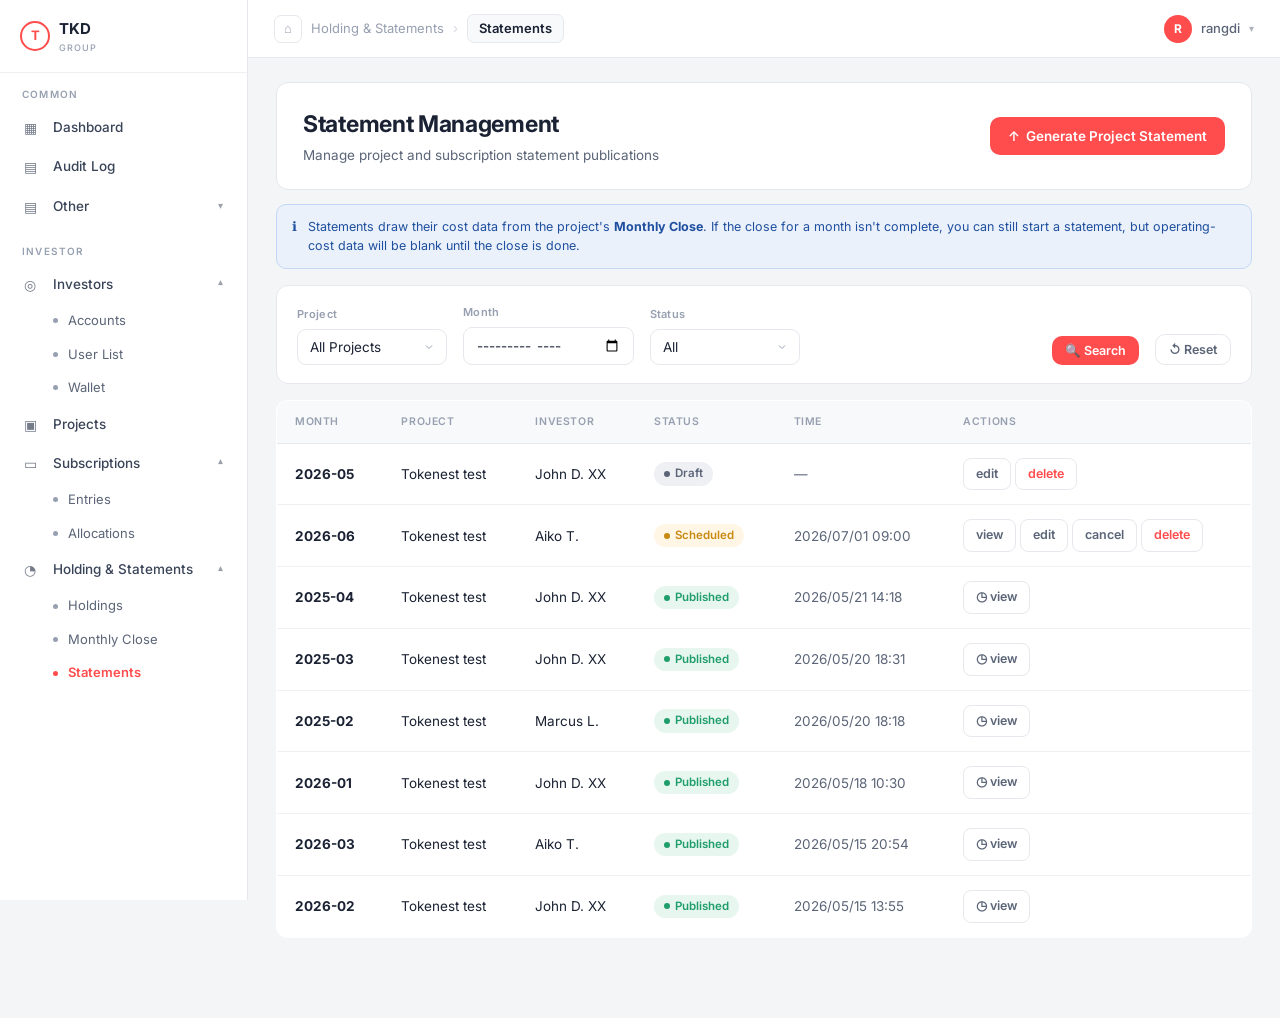
<file: agent-style-demo/apps/tokenest-accounting-statement-v2/index_9.html>
<!DOCTYPE html>
<html lang="en">
<head>
<meta charset="UTF-8">
<meta name="viewport" content="width=device-width, initial-scale=1.0">
<title>TKD Group · Statement Management</title>
<style>
  @import url('https://fonts.googleapis.com/css2?family=IBM+Plex+Mono:wght@400;500;600&family=Inter:wght@400;500;600;700&display=swap');
  :root{
    --bg:#f4f5f7; --panel:#ffffff; --panel-2:#f8f9fb; --line:#e6e8ed; --line-soft:#eef0f4;
    --ink:#1a2233; --ink-dim:#5b6577; --ink-faint:#97a0b0;
    --accent:#ff4c4c; --accent-dim:#e63b3b; --accent-soft:#fff0f0;
    --navbg:#ffffff; --navink:#3a4458; --navhover:#f4f5f7;
    --green:#1f9e6b; --green-soft:#e7f6ef; --amber:#c98a12; --blue:#2f6fd6;
    --radius:12px; --mono:'IBM Plex Mono',monospace; --sans:'Inter',-apple-system,sans-serif;
  }
  *{box-sizing:border-box;margin:0;padding:0}
  html,body{background:var(--bg);color:var(--ink);font-family:var(--sans);font-size:14px;line-height:1.5;-webkit-font-smoothing:antialiased}
  .app{display:flex;min-height:100vh}
  a{color:inherit;text-decoration:none}

  /* ---------- Sidebar ---------- */
  .side{width:248px;flex:0 0 248px;background:var(--navbg);border-right:1px solid var(--line);padding:0;position:sticky;top:0;height:100vh;overflow-y:auto;display:flex;flex-direction:column}
  .brand{display:flex;align-items:center;gap:9px;padding:18px 20px;border-bottom:1px solid var(--line-soft)}
  .brand .logo{width:30px;height:30px;border-radius:50%;border:2px solid var(--accent);display:flex;align-items:center;justify-content:center}
  .brand .logo b{color:var(--accent);font-size:13px;font-weight:700}
  .brand .nm{font-weight:700;font-size:15px;letter-spacing:.2px}
  .brand .nm small{display:block;font-size:9px;color:var(--ink-faint);font-weight:500;letter-spacing:1px}
  .navsection{padding:14px 12px 4px}
  .navsection .lbl{font-size:10px;letter-spacing:1.2px;text-transform:uppercase;color:var(--ink-faint);font-weight:600;padding:0 10px 6px}
  .navitem{display:flex;align-items:center;gap:11px;padding:9px 12px;border-radius:9px;color:var(--navink);cursor:pointer;font-size:13.5px;font-weight:500;transition:.12s;margin-bottom:1px}
  .navitem:hover{background:var(--navhover)}
  .navitem .ic{width:18px;height:18px;flex:0 0 18px;opacity:.7}
  .navitem .chev{margin-left:auto;font-size:10px;opacity:.5;transition:.15s}
  .navitem.open .chev{transform:rotate(180deg)}
  .subitem{display:flex;align-items:center;gap:10px;padding:7px 12px 7px 41px;border-radius:8px;color:var(--ink-dim);cursor:pointer;font-size:13px;transition:.12s}
  .subitem:hover{background:var(--navhover);color:var(--ink)}
  .subitem .dot{width:5px;height:5px;border-radius:50%;background:var(--ink-faint)}
  .subitem.active{color:var(--accent);font-weight:600}
  .subitem.active .dot{background:var(--accent)}
  .subgroup{overflow:hidden;max-height:0;transition:max-height .2s ease}
  .subgroup.open{max-height:200px}

  /* ---------- Main ---------- */
  .main{flex:1;min-width:0;display:flex;flex-direction:column}
  .topbar{height:58px;border-bottom:1px solid var(--line);display:flex;align-items:center;padding:0 26px;gap:12px;background:var(--panel);position:sticky;top:0;z-index:20}
  .crumbs{display:flex;align-items:center;gap:9px;font-size:13px;color:var(--ink-faint)}
  .crumbs .home{width:28px;height:28px;border-radius:7px;border:1px solid var(--line);display:flex;align-items:center;justify-content:center}
  .crumbs .sep{opacity:.4}
  .crumbs .cur{color:var(--ink);font-weight:600;background:var(--panel-2);padding:4px 11px;border-radius:7px;border:1px solid var(--line)}
  .spacer{flex:1}
  .who{display:flex;align-items:center;gap:9px;font-size:13px;font-weight:500;color:var(--ink-dim)}
  .who .av{width:28px;height:28px;border-radius:50%;background:var(--accent);color:#fff;display:flex;align-items:center;justify-content:center;font-size:12px;font-weight:700}
  .who .chev{font-size:10px;opacity:.5}

  .stage{padding:24px 28px 80px;max-width:1280px;width:100%;margin:0 auto}

  /* page header card */
  .pagehead{background:var(--panel);border:1px solid var(--line);border-radius:var(--radius);padding:24px 26px;display:flex;align-items:center;justify-content:space-between;gap:20px}
  .pagehead h1{font-size:23px;font-weight:700;letter-spacing:-.3px}
  .pagehead p{color:var(--ink-dim);font-size:13.5px;margin-top:3px}

  .btn{display:inline-flex;align-items:center;gap:8px;background:var(--ink);color:#fff;border:none;border-radius:10px;padding:11px 18px;font-size:13.5px;font-weight:600;cursor:pointer;transition:.12s;font-family:var(--sans)}
  .btn:hover{background:#0f1626}
  .btn.accent{background:var(--accent)} .btn.accent:hover{background:var(--accent-dim)}
  .btn.ghost{background:var(--panel);border:1px solid var(--line);color:var(--ink-dim)}
  .btn.ghost:hover{border-color:var(--ink-faint);color:var(--ink)}
  .btn.sm{padding:7px 13px;font-size:12.5px}
  .btn:disabled{opacity:.4;cursor:not-allowed}

  .tabs{display:flex;gap:6px;margin-top:18px;background:var(--panel);border:1px solid var(--line);border-radius:11px;padding:5px;width:fit-content}
  .tab{padding:8px 18px;border-radius:8px;font-size:13.5px;font-weight:600;color:var(--ink-dim);cursor:pointer;transition:.12s}
  .tab.active{background:var(--accent-soft);color:var(--accent)}

  .filterbar{background:var(--panel);border:1px solid var(--line);border-radius:var(--radius);padding:18px 20px;margin-top:16px;display:flex;align-items:flex-end;gap:16px;flex-wrap:wrap}
  .field{display:flex;flex-direction:column;gap:6px}
  .field label{font-size:11px;color:var(--ink-faint);font-weight:600;letter-spacing:.3px}
  .ctrl,select,input{background:var(--panel);border:1px solid var(--line);color:var(--ink);border-radius:9px;padding:9px 12px;font-family:var(--sans);font-size:13.5px;outline:none;transition:.12s;min-width:150px}
  .ctrl:focus,select:focus,input:focus{border-color:var(--accent);box-shadow:0 0 0 3px var(--accent-soft)}
  input[readonly]{background:var(--panel-2);color:var(--ink-dim)}
  input.mono,.mono{font-family:var(--mono)}
  select{appearance:none;background-image:url("data:image/svg+xml;utf8,<svg xmlns='http://www.w3.org/2000/svg' width='12' height='12' viewBox='0 0 24 24' fill='none' stroke='%2397a0b0' stroke-width='2'><path d='M6 9l6 6 6-6'/></svg>");background-repeat:no-repeat;background-position:right 11px center;padding-right:30px}
  .filterbar .grow{flex:1}

  table.list{width:100%;border-collapse:collapse;margin-top:16px;background:var(--panel);border:1px solid var(--line);border-radius:var(--radius);overflow:hidden}
  table.list th{text-align:left;font-size:10.5px;letter-spacing:.6px;text-transform:uppercase;color:var(--ink-faint);font-weight:600;padding:13px 18px;border-bottom:1px solid var(--line);background:var(--panel-2)}
  table.list td{padding:14px 18px;border-bottom:1px solid var(--line-soft);font-size:13.5px}
  table.list tr:last-child td{border-bottom:none}
  table.list tr:hover td{background:var(--panel-2)}
  .badge{display:inline-flex;align-items:center;gap:5px;font-size:11.5px;font-weight:600;padding:3px 10px;border-radius:20px}
  .badge.pub{background:var(--green-soft);color:var(--green)}
  .badge.draft{background:#eef0f4;color:var(--ink-dim)}
  .badge.sched{background:#fff6e6;color:var(--amber)}
  .badge::before{content:"";width:6px;height:6px;border-radius:50%;background:currentColor}
  .linkbtn{display:inline-flex;align-items:center;gap:6px;font-size:12.5px;font-weight:600;color:var(--ink-dim);border:1px solid var(--line);border-radius:8px;padding:6px 12px;cursor:pointer;transition:.12s;background:var(--panel)}
  .linkbtn:hover{border-color:var(--accent);color:var(--accent)}

  .hide{display:none!important}

  /* ---------- Generator ---------- */
  .genbar{display:flex;align-items:center;gap:8px;margin-bottom:18px;flex-wrap:wrap}
  .genback{font-size:13px;color:var(--ink-dim);cursor:pointer;display:inline-flex;align-items:center;gap:6px;font-weight:600}
  .genback:hover{color:var(--accent)}
  .steps{display:flex;gap:6px;flex-wrap:wrap;margin-left:auto}
  .schip{display:flex;align-items:center;gap:8px;padding:7px 13px;border-radius:9px;font-size:12.5px;font-weight:600;color:var(--ink-faint);border:1px solid var(--line);background:var(--panel)}
  .schip .n{width:19px;height:19px;border-radius:6px;border:1px solid var(--line);display:flex;align-items:center;justify-content:center;font-size:10.5px;font-family:var(--mono)}
  .schip.active{color:var(--accent);border-color:var(--accent);background:var(--accent-soft)}
  .schip.active .n{background:var(--accent);color:#fff;border-color:var(--accent)}
  .schip.done{color:var(--ink)}
  .schip.done .n{background:var(--ink);color:#fff;border-color:var(--ink)}

  .gh1{font-size:22px;font-weight:700;letter-spacing:-.3px}
  .gsub{color:var(--ink-dim);font-size:13.5px;margin-top:5px;max-width:760px}
  .card{background:var(--panel);border:1px solid var(--line);border-radius:var(--radius);padding:22px 24px;margin-top:18px}
  .card h3{font-size:14.5px;font-weight:700;display:flex;align-items:center;gap:9px;letter-spacing:-.2px}
  .card h3 .dot{width:7px;height:7px;border-radius:50%;background:var(--accent)}
  .card .hint{font-size:12.5px;color:var(--ink-faint);margin:3px 0 16px}
  .grid{display:grid;gap:16px}.g2{grid-template-columns:1fr 1fr}.g3{grid-template-columns:1fr 1fr 1fr}
  .fl{display:block;font-size:10.5px;letter-spacing:.4px;text-transform:uppercase;color:var(--ink-faint);font-weight:600;margin-bottom:6px}
  .fl input,.fl select,.fl .ctrl{width:100%}
  .actions{display:flex;gap:12px;margin-top:22px;align-items:center}
  .actions .note{color:var(--ink-faint);font-size:12px}
  .seg{display:inline-flex;border:1px solid var(--line);border-radius:9px;overflow:hidden}
  .seg button{padding:8px 16px;font-size:12.5px;font-weight:600;background:var(--panel);border:none;cursor:pointer;color:var(--ink-dim)}
  .seg button.on{background:var(--accent);color:#fff}
  /* read-only display variant: greyed, not clickable, visually distinct from the red active state */
  .seg.ro button{cursor:default}
  .seg.ro button.on{background:var(--ink-faint);color:#fff}
  .seg.ro button:not(.on){color:var(--ink-faint);opacity:.55}

  .uploadzone{border:1.5px dashed var(--line);border-radius:11px;padding:30px;text-align:center;cursor:pointer;transition:.12s;background:var(--panel-2)}
  .uploadzone:hover{border-color:var(--accent);background:var(--accent-soft)}
  .filechip{display:flex;align-items:center;gap:10px;background:var(--panel-2);border:1px solid var(--line);border-radius:9px;padding:10px 13px;margin-top:10px;font-size:12.5px}
  .filechip .ok{color:var(--green);font-weight:600;margin-left:auto}

  table.data{width:100%;border-collapse:collapse;font-size:12.5px;margin-top:4px}
  table.data th{text-align:left;font-size:10px;letter-spacing:.5px;text-transform:uppercase;color:var(--ink-faint);font-weight:600;padding:8px 10px;border-bottom:1px solid var(--line)}
  table.data td{padding:9px 10px;border-bottom:1px solid var(--line-soft);font-family:var(--mono);font-size:12px;vertical-align:top}
  table.data td.lbl{font-family:var(--sans);color:var(--ink-dim)}
  .src{display:inline-block;font-size:9px;letter-spacing:.3px;text-transform:uppercase;padding:2px 7px;border-radius:5px;font-family:var(--sans);font-weight:700}
  .src.f2{background:#e7f6ef;color:var(--green)} .src.ocr{background:#eaf1fb;color:var(--blue)}
  .src.cfg{background:#fbf2e0;color:var(--amber)} .src.man{background:var(--accent-soft);color:var(--accent)}
  .src.calc{background:#eef0f4;color:var(--ink-dim)} .src.cobo{background:#ede9fb;color:#6d4ad8}
  .banner{display:flex;gap:11px;align-items:flex-start;border-radius:10px;padding:13px 15px;font-size:12.5px;margin-top:14px;border:1px solid}
  .banner.ok{background:var(--green-soft);border-color:#bce6d2;color:#176b48}
  .banner.warn{background:#fbf4dd;border-color:#ecd896;color:#7a5c12}
  .banner.info{background:#eaf1fb;border-color:#c3d8f5;color:#1f4f9e}
  .legend{display:flex;flex-wrap:wrap;gap:13px;margin:14px 0 0;font-size:11px;color:var(--ink-dim)}
  .legend span{display:inline-flex;align-items:center;gap:5px}

  /* statement doc */
  .docwrap{background:var(--panel-2);border:1px solid var(--line);border-radius:12px;margin-top:16px;padding:4px}
  .pagetag{text-align:center;font-size:10px;color:var(--ink-faint);padding:10px;letter-spacing:1px;font-weight:600;text-transform:uppercase}
  .doc{background:#fff;color:#1a1a1a;font-family:Georgia,serif;padding:42px 48px;max-width:800px;margin:16px auto;box-shadow:0 4px 24px rgba(20,30,50,.1);position:relative}
  .doc::after{content:"PREVIEW · NOT PUBLISHED";position:absolute;top:46%;left:50%;transform:translate(-50%,-50%) rotate(-22deg);font-family:var(--sans);font-size:42px;font-weight:800;color:rgba(255,76,76,.05);letter-spacing:5px;pointer-events:none;white-space:nowrap}
  .doc .dhead{display:flex;justify-content:space-between;align-items:flex-start;border-bottom:2px solid #1a1a1a;padding-bottom:13px}
  .doc .dlogo{display:flex;align-items:center;gap:9px}
  .doc .dlogo .m{width:26px;height:26px;border-radius:50%;border:2px solid var(--accent);color:var(--accent);display:flex;align-items:center;justify-content:center;font-weight:700;font-size:11px;font-family:var(--sans)}
  .doc .dlogo b{font-family:var(--sans);font-weight:700;font-size:17px;letter-spacing:1px}
  .doc .dtitle{text-align:right}
  .doc .dtitle h2{font-family:var(--sans);font-size:15px;letter-spacing:.5px;font-weight:700}
  .doc .dtitle p{font-size:10.5px;color:#666;font-family:var(--sans);margin-top:2px}
  .doc .meta{display:grid;grid-template-columns:repeat(3,1fr);gap:12px;margin:15px 0 4px;font-family:var(--sans)}
  .doc .meta small{font-size:9px;letter-spacing:.8px;color:#999;text-transform:uppercase;display:block}
  .doc .meta b{font-size:12.5px}
  .doc .sec{font-family:var(--sans);font-size:10.5px;letter-spacing:.4px;font-weight:700;text-transform:uppercase;background:#f0f0f0;padding:6px 10px;margin:20px 0 9px}
  .doc table{width:100%;border-collapse:collapse;font-family:var(--sans);font-size:11px}
  .doc table td{padding:5px 8px;border-bottom:1px solid #eee}
  .doc table td.r{text-align:right;font-variant-numeric:tabular-nums}
  .doc table td.basis{color:#999;font-size:9.5px;font-family:var(--mono)}
  .doc .subt td{font-weight:700;border-top:1px solid #ccc;border-bottom:none}
  .doc .totl td{font-weight:700;background:#f7f7f7}
  .doc .neg{color:var(--accent-dim)} .doc .pos{color:#1a7a48}
  .doc .kpis{display:grid;grid-template-columns:repeat(2,1fr);gap:10px;font-family:var(--sans)}
  .doc .kpi{border:1px solid #eaeaea;border-radius:9px;padding:12px 14px}
  .doc .kpi small{font-size:9px;letter-spacing:.6px;text-transform:uppercase;color:#999;display:block}
  .doc .kpi .v{font-size:18px;font-weight:700;margin-top:4px}
  .doc .kpi .d{font-size:10px;font-weight:600;margin-top:2px}
  .doc .kpi .d.up{color:#1a7a48} .doc .kpi .d.down{color:var(--accent-dim)}
  .doc .foot{margin-top:22px;border-top:1px solid #ddd;padding-top:9px;font-family:var(--sans);font-size:9px;color:#999;display:flex;justify-content:space-between}
  .doc .fnote{font-family:var(--sans);font-size:9.5px;color:#888;margin-top:8px;line-height:1.5}
  .pill{display:inline-block;font-family:var(--sans);font-size:9.5px;font-weight:700;border:1px solid var(--accent);color:var(--accent);border-radius:20px;padding:2px 10px}

  /* radio cards for schedule */
  .rrow{display:flex;gap:10px;margin-top:4px}
  .rcard{flex:1;border:1px solid var(--line);border-radius:11px;padding:13px 15px;cursor:pointer;transition:.12s;background:var(--panel)}
  .rcard:hover{border-color:var(--ink-faint)}
  .rcard.sel{border-color:var(--accent);background:var(--accent-soft);box-shadow:0 0 0 3px var(--accent-soft)}
  .rcard b{font-size:13.5px}.rcard p{font-size:11.5px;color:var(--ink-faint);margin-top:3px}

  .modal-bg{position:fixed;inset:0;background:rgba(20,30,50,.45);backdrop-filter:blur(3px);display:flex;align-items:center;justify-content:center;z-index:100}
  .modal{background:var(--panel);border-radius:15px;width:470px;max-width:92vw;padding:26px;box-shadow:0 30px 80px rgba(0,0,0,.3)}
  .modal h3{font-size:20px;font-weight:700;margin-bottom:8px}
  .modal p{color:var(--ink-dim);font-size:13px}
  .modal .sb{background:var(--panel-2);border:1px solid var(--line);border-radius:10px;padding:14px;margin:15px 0;font-size:12.5px}
  .modal .sb .r{display:flex;justify-content:space-between;padding:4px 0}.modal .sb .r b{font-family:var(--mono)}
  .modal .mact{display:flex;gap:10px;justify-content:flex-end}
  .statpill{display:inline-flex;align-items:center;gap:8px;border-radius:9px;padding:8px 16px;font-size:15px;font-weight:700;letter-spacing:.3px;border:1.5px solid}
  .statpill .ic{font-size:14px;line-height:1}
  .statpill.s-open{background:#fff5f5;border-color:#ffb3b3;color:#b42318}
  .statpill.s-closed{background:#eafaf1;border-color:#7fd6a0;color:#1a7f4b}
  .statpill.s-reopen{background:#fff8ec;border-color:#f0c879;color:#a36a12}
  .statpill.s-deleted{background:#f3f4f6;border-color:#cdd2d9;color:#5f6570}
  .dealrow{display:flex;align-items:center;gap:10px;border:1px solid var(--line);border-radius:9px;padding:11px 14px;cursor:pointer;font-size:13.5px;transition:.12s}
  .dealrow:hover{border-color:var(--ink-faint)}
  .dealrow input{min-width:auto;width:16px;height:16px;accent-color:var(--accent);cursor:pointer}
  .dealrow span:first-of-type{flex:1}
  .dealtag{font-size:10px;font-weight:700;color:var(--green);background:var(--green-soft);padding:2px 9px;border-radius:20px;text-transform:uppercase;letter-spacing:.4px}
  .ocrgrid{display:grid;grid-template-columns:repeat(auto-fill,minmax(170px,1fr));gap:10px;margin-top:8px}
  .ocrchip{border:1px solid var(--line);border-radius:10px;padding:11px 13px;cursor:pointer;transition:.12s;background:var(--panel)}
  .ocrchip:hover{border-color:var(--accent);box-shadow:0 0 0 3px var(--accent-soft)}
  .ocrchip.low{border-color:#ecd896;background:#fdfaf0}
  .ocrchip.adj{border-color:var(--blue);background:#f4f8fe}
  .ocrchip .ocrk{font-size:11px;color:var(--ink-dim)}
  .ocrchip .ocrv{font-family:var(--mono);font-size:15px;font-weight:600;margin-top:3px}
  .ocrchip .ocrmeta{font-size:10px;color:var(--ink-faint);margin-top:3px;letter-spacing:.2px}
  .ocrchip.low .ocrmeta{color:var(--amber)} .ocrchip.adj .ocrmeta{color:var(--blue)}
  .pdfmock{border:1px solid var(--line);border-radius:10px;overflow:hidden;background:var(--panel-2)}
  .pdfbar{background:#2a3340;color:#cfd6e0;font-size:10px;padding:6px 10px;font-family:var(--mono)}
  .pdfpage{position:relative;background:#fff;margin:10px;border:1px solid #eee;border-radius:4px;padding:18px 16px;min-height:230px}
  .pdfline{height:7px;background:#eef0f3;border-radius:3px;margin-bottom:9px}
  .pdfhi{position:absolute;left:14px;right:14px;display:flex;justify-content:space-between;align-items:center;background:rgba(255,76,76,.12);border:1.5px solid var(--accent);border-radius:5px;padding:5px 9px;font-size:11px}
  .pdfhi span{color:#888} .pdfhi b{font-family:var(--mono);color:var(--ink)}
</style>
</head>
<body>
<div class="app">
  <!-- ===== SIDEBAR ===== -->
  <aside class="side">
    <div class="brand">
      <div class="logo"><b>T</b></div>
      <div class="nm">TKD<small>GROUP</small></div>
    </div>
    <div class="navsection">
      <div class="lbl">Common</div>
      <div class="navitem"><span class="ic">▦</span>Dashboard</div>
      <div class="navitem" id="navAudit" onclick="openAudit()"><span class="ic">▤</span>Audit Log</div>
      <div class="navitem"><span class="ic">▤</span>Other<span class="chev">▾</span></div>
    </div>
    <div class="navsection">
      <div class="lbl">Investor</div>
      <div class="navitem open" onclick="togNav(this,'g-inv')"><span class="ic">◎</span>Investors<span class="chev">▾</span></div>
      <div class="subgroup open" id="g-inv">
        <div class="subitem"><span class="dot"></span>Accounts</div>
        <div class="subitem"><span class="dot"></span>User List</div>
        <div class="subitem" id="navWallet" onclick="openWallet()"><span class="dot"></span>Wallet</div>
      </div>
      <div class="navitem"><span class="ic">▣</span>Projects</div>
      <div class="navitem open" onclick="togNav(this,'g-sub')"><span class="ic">▭</span>Subscriptions<span class="chev">▾</span></div>
      <div class="subgroup open" id="g-sub">
        <div class="subitem"><span class="dot"></span>Entries</div>
        <div class="subitem" title="Investor units / percentage allocation is configured here"><span class="dot"></span>Allocations</div>
      </div>
      <div class="navitem open" onclick="togNav(this,'g-hs')"><span class="ic">◔</span>Holding &amp; Statements<span class="chev">▾</span></div>
      <div class="subgroup open" id="g-hs">
        <div class="subitem"><span class="dot"></span>Holdings</div>
        <div class="subitem" id="navClose" onclick="CLOSE._returnToStatement=false;openClose()"><span class="dot"></span>Monthly Close</div>
        <div class="subitem active" id="navStatements" onclick="openStatements()"><span class="dot"></span>Statements</div>
      </div>
    </div>
  </aside>

  <!-- ===== MAIN ===== -->
  <div class="main">
    <div class="topbar">
      <div class="crumbs">
        <span class="home" onclick="openStatements()" style="cursor:pointer">⌂</span>
        <span class="crumbgroup" onclick="crumbUp()" style="cursor:pointer">Holding &amp; Statements</span><span class="sep">›</span>
        <span class="cur" id="crumbCur">Statements</span>
      </div>
      <div class="spacer"></div>
      <div class="who"><div class="av">R</div>rangdi<span class="chev">▾</span></div>
    </div>

    <div class="stage">
      <!-- ========== LIST VIEW ========== -->
      <section id="listView">
        <div class="pagehead">
          <div>
            <h1>Statement Management</h1>
            <p>Manage project and subscription statement publications</p>
          </div>
          <button class="btn accent" onclick="openGen()">↑ &nbsp;Generate Project Statement</button>
        </div>
        <div class="banner info" id="closeHint" style="margin-top:14px"><span>ℹ</span><div>Statements draw their cost data from the project's <b>Monthly Close</b>. If the close for a month isn't complete, you can still start a statement, but operating-cost data will be blank until the close is done.</div></div>

        <div class="filterbar">
          <div class="field"><label>Project</label>
            <select><option>All Projects</option><option>Tokenest test</option></select></div>
          <div class="field"><label>Month</label>
            <input type="month" style="min-width:170px"></div>
          <div class="field"><label>Status</label>
            <select><option>All</option><option>Published</option><option>Draft</option><option>Scheduled</option></select></div>
          <div class="grow"></div>
          <button class="btn accent sm">🔍 Search</button>
          <button class="btn ghost sm">↺ Reset</button>
        </div>

        <table class="list">
          <thead><tr><th>Month</th><th>Project</th><th>Investor</th><th>Status</th><th>Time</th><th>Actions</th></tr></thead>
          <tbody id="listBody"></tbody>
        </table>
      </section>

      <!-- ========== GENERATOR (5-step) injected here ========== -->
      <section id="genView" class="hide"></section>

      <!-- ========== INVESTORS › WALLET ========== -->
      <section id="walletView" class="hide"></section>

      <!-- ========== MONTHLY CLOSE ========== -->
      <section id="closeView" class="hide"></section>

      <!-- ========== AUDIT LOG ========== -->
      <section id="auditView" class="hide"></section>

      <!-- ========== PUBLISHED STATEMENT (read-only detail) ========== -->
      <section id="viewView" class="hide"></section>
    </div>
  </div>
</div>
<div id="modalMount"></div>
<div id="toast" class="hide" style="position:fixed;bottom:26px;left:50%;transform:translateX(-50%);background:var(--ink);color:#fff;padding:12px 22px;border-radius:30px;font-weight:600;font-size:13px;z-index:200;box-shadow:0 10px 30px rgba(0,0,0,.25)"></div>

<script>
function togNav(el,id){el.classList.toggle('open');document.getElementById(id).classList.toggle('open');}
const fmt=(n,d=2)=>n.toLocaleString('en-US',{minimumFractionDigits:d,maximumFractionDigits:d});
const btc=(n)=>n.toLocaleString('en-US',{minimumFractionDigits:6,maximumFractionDigits:8});
const usd=(n)=>'$'+fmt(n,2);
const pct=(n,d=2)=>fmt(n*100,d)+'%';
function toast(m){const t=document.getElementById('toast');t.textContent=m;t.classList.remove('hide');setTimeout(()=>t.classList.add('hide'),2600);}

/* existing published statements (mirrors the real platform list) */
const LIST=[
  ['2026-06','Tokenest test','Aiko T.','sched','2026/07/01 09:00'],
  ['2026-05','Tokenest test','John D. XX','draft','—'],
  ['2025-04','Tokenest test','John D. XX','pub','2026/05/21 14:18'],
  ['2025-03','Tokenest test','John D. XX','pub','2026/05/20 18:31'],
  ['2025-02','Tokenest test','Marcus L.','pub','2026/05/20 18:18'],
  ['2026-01','Tokenest test','John D. XX','pub','2026/05/18 10:30'],
  ['2026-02','Tokenest test','John D. XX','pub','2026/05/15 13:55'],
  ['2026-03','Tokenest test','Aiko T.','pub','2026/05/15 20:54'],
];
function actionsFor(r,i){
  if(r[3]==='sched') return `<span class="linkbtn" onclick="openDetail(${i})">view</span>
    <span class="linkbtn" onclick="openGen()">edit</span>
    <span class="linkbtn" style="color:var(--ink-dim)" onclick="cancelSchedule(${i})">cancel</span>
    <span class="linkbtn" style="color:var(--accent)" onclick="deleteScheduled(${i})">delete</span>`;
  if(r[3]==='draft') return `<span class="linkbtn" onclick="openGen()">edit</span>
    <span class="linkbtn" style="color:var(--accent)" onclick="deleteDraft(${i})">delete</span>`;
  return `<span class="linkbtn" onclick="openDetail(${i})">◷ view</span>`;
}
function listSortKey(r){
  if(r[4]==='—') return 9e15;
  const t=Date.parse(r[4].replace(/\//g,'-').replace(' ','T'));
  return isNaN(t)?0:t;
}
function renderList(){
  const rows=LIST.map((r,i)=>({r,i})).sort((a,b)=>listSortKey(b.r)-listSortKey(a.r));
  document.getElementById('listBody').innerHTML=rows.map(({r,i})=>`
    <tr><td><b>${r[0]}</b></td><td>${r[1]}</td><td>${r[2]}</td>
    <td><span class="badge ${r[3]}">${r[3]==='pub'?'Published':r[3]==='draft'?'Draft':'Scheduled'}</span></td>
    <td style="color:var(--ink-dim)">${r[4]}</td>
    <td style="white-space:nowrap">${actionsFor(r,i)}</td></tr>`).join('');
}
function deleteDraft(i){
  const r=LIST[i];
  confirmModal('Delete draft','Delete the draft statement for '+r[0]+' · '+r[2]+'? This cannot be undone.','Delete',function(){
    logEvent('DELETE','Statement · '+r[2],r[2]+' · '+r[0],'Deleted draft statement','','success');
    LIST.splice(i,1); renderList(); toast('Draft deleted · recorded in Audit Log');
  });
}
function deleteScheduled(i){
  const r=LIST[i];
  confirmModal('Delete scheduled statement','Delete the scheduled statement for '+r[0]+' · '+r[2]+'? This cancels the scheduled publish and removes it. This cannot be undone.','Delete',function(){
    logEvent('DELETE','Statement · '+r[2],r[2]+' · '+r[0],'Deleted scheduled statement (publish cancelled)','','success');
    LIST.splice(i,1); renderList(); toast('Scheduled statement deleted · recorded in Audit Log');
  });
}
function cancelSchedule(i){
  const r=LIST[i];
  confirmModal('Cancel scheduled publish','Cancel the scheduled publish for '+r[0]+' · '+r[2]+'? It will revert to draft.','Revert to draft',function(){
    LIST[i][3]='draft'; LIST[i][4]='—';
    logEvent('UPDATE','Statement · '+r[2],r[2]+' · '+r[0],'Cancelled scheduled publish; reverted to draft','','success');
    renderList(); toast('Scheduled publish cancelled · reverted to draft');
  });
}
renderList();

/* ===== AUDIT LOG (append-only activity log) ===== */
const AUDIT=[
  // seeded history
  {ts:'2026-03-01 09:12:04', user:'Yi Lin · Finance', action:'CLOSE', obj:'Monthly Close C-2026-02', scope:'Tokenest test · Feb 2026', detail:'Completed close; YIMIAO bill + bank record ingested', reason:'Month-end', result:'success'},
  {ts:'2026-03-01 09:31:55', user:'Yi Lin · Finance', action:'PUBLISH', obj:'Statement S-2026-02-0047', scope:'John D. XX · Feb 2026', detail:'Published to investor portal', reason:'', result:'success'},
];
function logEvent(action,obj,scope,detail,reason,result){
  AUDIT.unshift({ts:nowTs(),user:'rangdi · Finance',action,obj,scope,detail:detail||'',reason:reason||'',result:result||'success'});
}
function nowTs(){const d=new Date();const p=n=>String(n).padStart(2,'0');
  return `${d.getFullYear()}-${p(d.getMonth()+1)}-${p(d.getDate())} ${p(d.getHours())}:${p(d.getMinutes())}:${p(d.getSeconds())}`;}

/* ---- view routing ---- */
function showView(which){
  if(which!=='closeView' && which!=='genView'){ CLOSE._returnToStatement=false; }
  ['listView','genView','walletView','closeView','auditView','viewView'].forEach(v=>document.getElementById(v).classList.add('hide'));
  document.getElementById(which).classList.remove('hide');
  const ns=document.getElementById('navStatements'), nw=document.getElementById('navWallet'),
        nc=document.getElementById('navClose'), na=document.getElementById('navAudit');
  ns.classList.toggle('active', which==='listView'||which==='genView');
  nw.classList.toggle('active', which==='walletView');
  nc.classList.toggle('active', which==='closeView');
  na.classList.toggle('active', which==='auditView');
  window.scrollTo({top:0});
}
function openAudit(){ buildAudit(); showView('auditView');
  document.querySelector('.crumbs').children[1].textContent='Common';
  document.getElementById('crumbCur').textContent='Audit Log'; }
function openClose(fromStatement){
  if(fromStatement===true){ CLOSE._returnToStatement=true; CLOSE._returnStep=S._step||3; }
  buildClose(); showView('closeView');
  document.querySelector('.crumbs').children[1].textContent='Holding & Statements';
  document.getElementById('crumbCur').textContent='Monthly Close'; }
function openStatements(){ showView('listView'); document.getElementById('crumbCur').textContent='Statements';
  document.querySelector('.crumbs').children[1].textContent='Holding & Statements'; refreshCloseHint(); }
function crumbUp(){
  const g=document.querySelector('.crumbs').children[1].textContent;
  if(g==='Investors') openWallet();
  else if(g==='Common') openAudit();
  else openStatements();
}
function openWallet(){ buildWallet(); showView('walletView');
  document.querySelector('.crumbs').children[1].textContent='Investors';
  document.getElementById('crumbCur').textContent='Wallet'; }

function openDetail(idx){
  const r=LIST[idx];
  const monthMap={'2026-02':['Feb 1 – Feb 28 2026','2026-02',28],'2026-03':['Mar 1 – Mar 31 2026','2026-03',31]};
  S=defaultS();
  const mk=r[0];
  if(monthMap[mk]){S.month=monthMap[mk][0];S.monthKey=monthMap[mk][1];S.days=monthMap[mk][2];}
  else {S.month=mk;S.monthKey=mk;}
  S.investor=r[2]; S.stmtNo='TKD-'+mk+'-0047';
  const docs=buildDocs();
  const sched=r[3]==='sched';
  const tsLabel = sched?'Scheduled for':'Published';
  document.getElementById('viewView').innerHTML=`
    <div class="genbar">
      <span class="genback" onclick="openStatements()">← Back to statements</span>
    </div>
    <div class="pagehead" style="margin-bottom:4px">
      <div><h1>${r[1]} · ${r[0]} · ${r[2]}</h1>
      <p>${tsLabel} ${r[4]} · read-only</p></div>
    </div>
    ${docs}`;
  showView('viewView');
  document.querySelector('.crumbs').children[1].textContent='Holding & Statements';
  document.getElementById('crumbCur').textContent='Statement · '+r[0];
}

/* ---- Investors › Wallet page ---- */
const WALLETS=[
  {inv:'John D. XX', id:'TKD-INV-00047', addr:'bc1qxy2kgdygjrsqtzq2n0yrf2493p83kkfjhx0w1h', deal:'Tokenest test · S21 Pro Pool'},
];
const DEALS=['Tokenest test · S21 Pro Pool','S21 Hydro Pool (2026)','Antbox Container A · 2025'];
function buildWallet(){
  document.getElementById('walletView').innerHTML=`
    <div class="pagehead">
      <div><h1>Investor Wallets</h1>
      <p>Register each investor's BTC payout wallet and link it to their active deal. Balances are read from this wallet via the Cobo WaaS API.</p></div>
    </div>

    <div class="card">
      <h3><span class="dot"></span>Link wallet to deal</h3>
      <div class="hint">Wallet addresses are custodial — assigned by Tokenest via Cobo and synced automatically. Finance does not type addresses; only links the investor to their active deal(s).</div>
      <div class="grid g2">
        <div><label class="fl">Investor</label>
          <select id="w_inv" onchange="onWalletInv()">
            <option value="John D. XX|TKD-INV-00047|bc1qxy2kgdygjrsqtzq2n0yrf2493p83kkfjhx0w1h">John D. XX · TKD-INV-00047</option>
            <option value="Aiko T.|TKD-INV-00031|bc1q8h4j2m9v8p3k5d7r0t6y4u2w1x9z0a2m2v9p">Aiko T. · TKD-INV-00031</option>
            <option value="Marcus L.|TKD-INV-00088|">Marcus L. · TKD-INV-00088</option>
          </select></div>
        <div><label class="fl">Custodial BTC wallet <span class="src cobo">Cobo · synced</span></label>
          <input class="mono" id="w_addr" readonly></div>
      </div>
      <div style="margin-top:16px">
        <label class="fl">Linked active deal</label>
        <div id="w_deals" style="display:flex;flex-direction:column;gap:8px;margin-top:4px">
          ${DEALS.map((d,i)=>`<label class="dealrow"><input type="checkbox" value="${d}"> <span>${d}</span> <span class="dealtag">active</span></label>`).join('')}
        </div>
      </div>
      <div class="actions">
        <button class="btn accent" onclick="saveWallet()">Save link</button>
        <span class="note">Address is synced from Cobo, not entered. Linking is confirmed before it takes effect.</span>
      </div>
    </div>

    <div class="card">
      <h3><span class="dot"></span>Registered wallets</h3>
      <table class="data" style="margin-top:6px"><thead>
        <tr><th>Investor</th><th>Account ID</th><th>Wallet address</th><th>Linked deal</th><th></th></tr></thead>
        <tbody id="walletRows"></tbody></table>
    </div>`;
  renderWalletRows();
  onWalletInv();
}
function renderWalletRows(){
  document.getElementById('walletRows').innerHTML=WALLETS.map(w=>`
    <tr><td class="lbl">${w.inv}</td><td>${w.id}</td>
      <td style="font-size:11px">${w.addr.slice(0,14)}…${w.addr.slice(-8)}</td>
      <td class="lbl">${w.deal}</td>
      <td><span class="src cobo" title="balance source">Cobo API ✓</span></td></tr>`).join('')
    || `<tr><td colspan="5" style="color:var(--ink-faint);font-family:var(--sans)">No wallets registered yet.</td></tr>`;
}
function onWalletInv(){
  const v=document.getElementById('w_inv').value.split('|');
  const addr=v[2];
  const el=document.getElementById('w_addr');
  if(addr){ el.value=addr; el.style.color=''; }
  else { el.value='Not yet assigned — request allocation from Cobo'; el.style.color='var(--ink-faint)'; }
}
function saveWallet(){
  const inv=document.getElementById('w_inv').value.split('|');
  const addr=inv[2];
  const deals=[...document.querySelectorAll('#w_deals input:checked')].map(c=>c.value);
  if(!addr){toast('No custodial wallet assigned yet — request allocation from Cobo first');return;}
  if(!deals.length){toast('Tick at least one active deal');return;}
  WALLETS.push({inv:inv[0],id:inv[1],addr,deal:deals.join(', ')});
  logEvent('LINK','Wallet · '+inv[1],inv[0],'Linked custodial wallet to: '+deals.join(', '),'','success');
  document.querySelectorAll('#w_deals input:checked').forEach(c=>c.checked=false);
  renderWalletRows();
  toast('✓ Linked '+inv[0]+' · '+WALLETS.length+' wallet'+(WALLETS.length>1?'s':'')+' registered');
}

/* ---- Monthly Close (project-level, once a month) ---- */
const CLOSE_INVESTORS=[
  {inv:'John D. XX', id:'TKD-INV-00047', mode:'UNITS', units:50, pool:900, sharePct:50/900, rsvOpen:18500.00},
  {inv:'Aiko T.',    id:'TKD-INV-00031', mode:'PERCENT', units:0, pool:500, sharePct:0.0556, rsvOpen:42000.00},
  {inv:'Marcus L.',  id:'TKD-INV-00088', mode:'UNITS', units:35, pool:900, sharePct:35/900, rsvOpen:9800.00},
];
/* dummy: a month already closed — read-only historical snapshot */
const MAR_OPEX = 221450.18;
const CLOSE_SNAPSHOTS={
  '2026-03':{
    refMonth:'March 2026', closedOn:'2026-04-01 10:22:13 UTC', closedBy:'Yi Lin · Finance',
    billDoc:'YIMIAO_Mar2026.pdf', bankDoc:'Bank_Record_Mar2026.pdf',
    extracted:[
      {label:'Power (pre-tax)', val:146820.40, conf:0.98, src:'OCR'},
      {label:'Power tax (14.9%)', val:21876.24, conf:0.97, src:'OCR'},
      {label:'Hosting', val:46579.83, conf:0.97, src:'OCR'},
      {label:'Audit fees', val:4200.00, conf:null, src:'manual'},
      {label:'Insurance', val:1973.71, conf:null, src:'manual'},
    ],
    fleetOpex:MAR_OPEX,
    bankProjectReserve:64150.00, bankOpexPayment:12302.79,
    investors:[
      {inv:'John D. XX', id:'TKD-INV-00047', share:'50/900 (5.56%)', sharePct:50/900, rsvOpen:12500.00},
      {inv:'Aiko T.',    id:'TKD-INV-00031', share:'5.56% of fleet', sharePct:0.0556, rsvOpen:38400.00},
      {inv:'Marcus L.',  id:'TKD-INV-00088', share:'35/900 (3.89%)', sharePct:35/900, rsvOpen:13250.00},
    ]
  }
};
const CLOSE={billLoaded:false, bankLoaded:false, status:'open',
  ocrOpex:218762.80,            // total extracted from OCR'd bills (YIMIAO etc.)
  manualLines:[],               // [{type, amount, src:'manual'}] — audit fees, tax, etc. (not every month)
  fleetOpex:218762.80,          // = ocrOpex + Σ manualLines (derived, recomputed)
  bankProjectReserve:70300.00, bankOpexPayment:0,
  billConf:0.97, bankConf:0.93, refMonth:'February 2026'};
function recomputeOpex(){
  CLOSE.fleetOpex = (CLOSE.billLoaded?CLOSE.ocrOpex:0) + CLOSE.manualLines.reduce((a,l)=>a+(+l.amount||0),0);
}
const CLOSED_MONTHS=new Set(['2026-03']);
function onCloseMonth(label){
  const mk = label==='March 2026' ? '2026-03' : '2026-02';
  CLOSE.refMonth=label; CLOSE.refMonthKey=mk;
  if(CLOSED_MONTHS.has(mk)){
    CLOSE.status='closed';
  } else {
    CLOSE.status='open'; CLOSE.billLoaded=false; CLOSE.bankLoaded=false;
    CLOSE.manualLines=[]; CLOSE._crossOk=undefined; recomputeOpex();
  }
  buildClose();
}
/* structured OCR fields — clickable, editable, with mock pdf position + confidence */
const OCRFIELDS={
  bill:[
    {k:'powerPre', label:'Power (pre-tax)', ocr:144397.47, val:144397.47, conf:0.98, adjusted:false, doc:'YIMIAO bill', line:'Power and hosting fees', region:'mid'},
    {k:'powerTax', label:'Power tax', ocr:21515.22, val:21515.22, conf:0.96, adjusted:false, doc:'YIMIAO bill', line:'Tax @14.9%', region:'mid'},
    {k:'hosting', label:'Hosting', ocr:46579.83, val:46579.83, conf:0.97, adjusted:false, doc:'YIMIAO bill', line:'Hosting fee', region:'mid'},
    {k:'fleetOpex', label:'Total operating cost', ocr:218762.80, val:218762.80, conf:0.95, adjusted:false, doc:'YIMIAO bill', line:'Invoice total', region:'bottom'},
  ],
  bank:[
    {k:'bankProjectReserve', label:'Project reserve total', ocr:70300.00, val:70300.00, conf:0.91, adjusted:false, doc:'Bank record', line:'Reserve account balance', region:'top'},
    {k:'bankOpexPayment', label:'Payment to operating costs', ocr:12153.49, val:12153.49, conf:0.93, adjusted:false, doc:'Bank record', line:'Outgoing · operating costs', region:'mid'},
  ]
};
function ocrField(group,key){return OCRFIELDS[group].find(f=>f.k===key);}
function closedSummaryHTML(){
  const s=CLOSE_SNAPSHOTS[CLOSE.refMonthKey]; if(!s)return '';
  const rows=s.extracted.map(e=>`<tr>
    <td class="lbl" style="font-family:var(--sans)">${e.label}</td>
    <td class="mono">${usd(e.val)}</td>
    <td>${e.src==='OCR'?`<span class="src ocr">OCR ${pct(e.conf,0)}</span>`:`<span class="src man">manual</span>`}</td></tr>`).join('');
  const inv=s.investors.map(v=>`<tr>
    <td class="lbl">${v.inv}<br><span style="color:var(--ink-faint);font-size:10px">${v.id}</span></td>
    <td>${v.share}</td>
    <td class="mono">${usd(s.fleetOpex*v.sharePct)}</td>
    <td class="mono">${usd(v.rsvOpen)}</td></tr>`).join('');
  const sumRsv=s.investors.reduce((a,b)=>a+b.rsvOpen,0);
  return `
    <div class="card">
      <h3><span class="dot"></span>Closed snapshot — historical record <span class="src cfg" style="margin-left:4px">read-only</span></h3>
      <div class="hint">Closed on ${s.closedOn} by ${s.closedBy}. Documents: ${s.billDoc}, ${s.bankDoc}. The figures below are the values used at close and cannot be edited unless the close is reopened.</div>
      <div class="minih" style="margin-top:14px">Extracted &amp; entered cost lines</div>
      <table class="data" style="margin-top:6px"><thead><tr>
        <th style="width:50%">Cost line</th><th style="width:30%">Amount</th><th>Source</th></tr></thead>
        <tbody>${rows}
        <tr style="border-top:2px solid var(--line)"><td class="lbl" style="font-family:var(--sans);font-weight:700">Total operating cost</td>
          <td class="mono" style="font-weight:700">${usd(s.fleetOpex)}</td><td></td></tr></tbody></table>
      <div class="minih" style="margin-top:16px">Bank record</div>
      <div class="grid g2" style="margin-top:6px">
        <div class="banner ok"><span>✓</span><div>Project reserve total <b>${usd(s.bankProjectReserve)}</b></div></div>
        <div class="banner ok"><span>✓</span><div>Payment to operating costs <b>${usd(s.bankOpexPayment)}</b></div></div>
      </div>
    </div>

    <div class="card">
      <h3><span class="dot"></span>Investor allocation — as mapped at close</h3>
      <div class="hint">Operating cost allocated pro-rata; reserve opening carried from Subscriptions. This is the snapshot each investor's statement draws from.</div>
      <table class="data"><thead><tr>
        <th>Investor</th><th>Share</th><th>Pro-rata opex</th><th>Reserve opening</th></tr></thead>
        <tbody>${inv}</tbody></table>
      <div class="banner ok" style="margin-top:12px"><span>✓</span><div>Reconciled: Σ investor reserve openings ${usd(sumRsv)} vs bank reserve total ${usd(s.bankProjectReserve)}.</div></div>
    </div>`;
}
function buildClose(){
  const isClosed = CLOSE.status==='closed';
  const entryCards = `
    <div class="card">
      <h3><span class="dot"></span>1 · Cost Extraction &amp; Entry <span class="src ocr" style="margin-left:4px">OCR + manual</span></h3>
      <div class="hint">Extract operating costs from supplier bills (YIMIAO etc.) via OCR, and add any other cost lines manually (audit, tax, insurance…). These don't appear every month. Everything sums into the project's monthly operating cost. The bank record is also uploaded here for reconciliation.</div>
      <div class="grid g2">
        <div class="uploadzone" onclick="closeBill()"><div style="font-size:22px;margin-bottom:5px">📄</div><b>Supplier bill — OCR</b><p style="color:var(--ink-faint);font-size:12px;margin-top:3px">YIMIAO operating cost</p><div id="cBill"></div></div>
        <div class="uploadzone" onclick="closeBank()"><div style="font-size:22px;margin-bottom:5px">🏦</div><b>Bank payment record — OCR</b><p style="color:var(--ink-faint);font-size:12px;margin-top:3px">reserve total + opex payment</p><div id="cBank"></div></div>
      </div>
      <div id="ocrOut"></div>

      <div style="margin-top:18px;border-top:1px solid var(--line-soft);padding-top:14px">
        <div class="minih">Additional cost lines <span style="color:var(--ink-faint);text-transform:none;letter-spacing:0">(manual — for fees with no standard bill; optional)</span></div>
        <table class="data" style="margin-top:6px"><thead><tr>
          <th style="width:42%">Cost type</th><th style="width:30%">Amount (USD)</th><th style="width:16%">Source</th><th></th></tr></thead>
          <tbody id="manualRows"></tbody></table>
        <div style="display:flex;gap:10px;align-items:flex-end;margin-top:10px;flex-wrap:wrap">
          <div><label class="fl">Cost type</label>
            <select id="ml_type" onchange="document.getElementById('ml_custom').style.display=this.value==='Other'?'block':'none'">
              <option>Audit fees</option><option>Tax fees</option><option>Insurance</option>
              <option>Custody fees</option><option>Legal fees</option><option>Other</option></select></div>
          <div id="ml_custom" style="display:none"><label class="fl">Custom name</label><input id="ml_name" placeholder="e.g. Network upgrade"></div>
          <div><label class="fl">Amount (USD)</label><input class="mono" id="ml_amt" placeholder="0.00"></div>
          <button class="btn ghost sm" onclick="addManualLine()">+ Add line</button>
        </div>
      </div>

      <div id="opexTotalBox" style="margin-top:16px"></div>
    </div>

    <div class="card">
      <h3><span class="dot"></span>2 · Investor split &amp; reconciliation</h3>
      <div class="hint">Operating cost is allocated pro-rata. Reserve opening balances are carried per-investor from Subscriptions (set at subscription, rolled forward monthly).</div>
      <table class="data"><thead><tr>
        <th>Investor</th><th>Share</th><th>Pro-rata opex</th>
        <th>Reserve opening <span class="src cfg">Subscriptions</span></th></tr></thead>
        <tbody id="splitRows"></tbody></table>
      <div id="reconBox"></div>
    </div>`;
  document.getElementById('closeView').innerHTML=`
    <div class="pagehead">
      <div><h1>Monthly Close</h1>
      <p>Project-level month-end close. Upload the supplier bill and bank record once; the platform splits costs and reserves across all investors in the project. Statements are then generated from this close.</p></div>
    </div>
    <div class="filterbar">
      <div class="field"><label>Project</label><select id="c_project"><option>Tokenest test · S21 Pro Pool</option></select></div>
      <div class="field"><label>Statement Month</label><select id="c_month" onchange="onCloseMonth(this.value)"><option>February 2026</option><option>March 2026</option></select></div>
      <div class="grow"></div>
      <span id="closeStatusBig"></span>
    </div>

    ${isClosed ? closedSummaryHTML() : entryCards}

    <div class="actions" id="closeActions"></div>`;
  if(!isClosed){
    renderSplit();
    renderManualLines();
    renderOpexTotal();
  }
  renderCloseActions();
  renderCloseStatus(CLOSE.status==='closed'?'closed':CLOSE.status==='deleted'?'deleted':'open');
  const sel=document.getElementById('c_month'); if(sel)sel.value=CLOSE.refMonth;
}
function renderManualLines(){
  const tb=document.getElementById('manualRows'); if(!tb)return;
  tb.innerHTML = CLOSE.manualLines.length ? CLOSE.manualLines.map((l,i)=>`
    <tr><td class="lbl" style="font-family:var(--sans)">${l.type}</td>
      <td class="mono">${usd(+l.amount)}</td>
      <td><span class="src man">manual</span></td>
      <td><span class="linkbtn" style="padding:3px 9px" onclick="removeManualLine(${i})">remove</span></td></tr>`).join('')
    : `<tr><td colspan="4" style="color:var(--ink-faint);font-family:var(--sans)">No additional lines. Most months only have the supplier bill.</td></tr>`;
}
function addManualLine(){
  const sel=document.getElementById('ml_type');
  let type=sel.value;
  if(type==='Other'){ const n=document.getElementById('ml_name').value.trim(); if(!n){toast('Enter a custom cost name');return;} type=n; }
  const amt=parseFloat(document.getElementById('ml_amt').value);
  if(isNaN(amt)||amt<=0){toast('Enter a valid amount');return;}
  CLOSE.manualLines.push({type,amount:amt,src:'manual'});
  document.getElementById('ml_amt').value=''; const nm=document.getElementById('ml_name'); if(nm)nm.value='';
  logEvent('UPDATE','Operating cost · '+CLOSE.refMonth,'Tokenest test · '+CLOSE.refMonth,
    'Added manual cost line: '+type+' '+usd(amt),'','success');
  recomputeOpex(); renderManualLines(); renderOpexTotal(); ocrSummary(); checkClose();
}
function removeManualLine(i){
  const l=CLOSE.manualLines[i];
  CLOSE.manualLines.splice(i,1);
  logEvent('UPDATE','Operating cost · '+CLOSE.refMonth,'Tokenest test · '+CLOSE.refMonth,
    'Removed manual cost line: '+l.type+' '+usd(+l.amount),'','success');
  recomputeOpex(); renderManualLines(); renderOpexTotal(); ocrSummary(); checkClose();
}
function renderOpexTotal(){
  const box=document.getElementById('opexTotalBox'); if(!box)return;
  recomputeOpex();
  const ocrPart=CLOSE.billLoaded?CLOSE.ocrOpex:0;
  const manPart=CLOSE.manualLines.reduce((a,l)=>a+(+l.amount||0),0);
  box.innerHTML=`<div class="banner info"><span>Σ</span><div>Project monthly operating cost = OCR <b>${usd(ocrPart)}</b> + manual <b>${usd(manPart)}</b> = <b>${usd(CLOSE.fleetOpex)}</b>. This total is allocated pro-rata to all investors.</div></div>`;
}
function closeBill(){CLOSE.billLoaded=true;CLOSE.refMonthKey='2026-02';
  document.getElementById('cBill').innerHTML=`<div class="filechip" style="margin-top:8px">✓ YIMIAO_Feb2026.pdf <span class="ok">OCR</span></div>`;
  recomputeOpex();
  logEvent('UPLOAD','Supplier bill · '+CLOSE.refMonth,'Tokenest test · '+CLOSE.refMonth,'OCR extracted operating cost '+usd(CLOSE.ocrOpex),'','success');
  ocrSummary();checkClose();renderCloseActions();renderOpexTotal();}
function closeBank(){CLOSE.bankLoaded=true;CLOSE.bankOpexPayment=12153.49;CLOSE.refMonthKey='2026-02';
  document.getElementById('cBank').innerHTML=`<div class="filechip" style="margin-top:8px">✓ Bank_Record_Feb2026.pdf <span class="ok">OCR</span></div>`;
  logEvent('UPLOAD','Bank record · '+CLOSE.refMonth,'Tokenest test · '+CLOSE.refMonth,'OCR extracted reserve total '+usd(CLOSE.bankProjectReserve)+', opex payment '+usd(CLOSE.bankOpexPayment),'','success');
  ocrSummary();checkClose();renderCloseActions();}
function fieldChips(group){
  return OCRFIELDS[group].map(f=>{
    const low=f.conf<0.95;
    return `<div class="ocrchip ${low?'low':''} ${f.adjusted?'adj':''}" onclick="openVerify('${group}','${f.k}')" title="Click to view in source & edit">
      <div class="ocrk">${f.label}</div>
      <div class="ocrv">${usd(f.val)}</div>
      <div class="ocrmeta">${f.adjusted?'✎ adjusted':'OCR '+pct(f.conf,0)}${low&&!f.adjusted?' · verify':''}</div>
    </div>`;
  }).join('');
}
function ocrSummary(){
  let h='';
  if(CLOSE.billLoaded){
    h+=`<div class="minih" style="margin-top:14px">YIMIAO bill — extracted fields <span style="color:var(--ink-faint);text-transform:none;letter-spacing:0">(click a value to view in source &amp; edit)</span></div>
        <div class="ocrgrid">${fieldChips('bill')}</div>`;
  }
  if(CLOSE.bankLoaded){
    h+=`<div class="minih" style="margin-top:14px">Bank record — extracted fields</div>
        <div class="ocrgrid">${fieldChips('bank')}</div>`;
  }
  // V024 cross-check: bank opex payment ≈ YIMIAO bill-derived (hard gate)
  if(CLOSE.billLoaded && CLOSE.bankLoaded){
    const dev=Math.abs(CLOSE.bankOpexPayment-(CLOSE.ocrOpex*(50/900)));
    const ok=dev<1;
    CLOSE._crossOk=ok;
    h+=`<div class="banner ${ok?'ok':'warn'}"><span>${ok?'✓':'⚠'}</span><div><b>V024 cross-check:</b> bank opex payment ${usd(CLOSE.bankOpexPayment)} vs bill-derived ${usd(CLOSE.ocrOpex*(50/900))} · Δ ${usd(dev)} — ${ok?'matches.':'<b>mismatch — blocks close until resolved.</b>'}</div></div>`;
  }
  document.getElementById('ocrOut').innerHTML=h;
}

/* click an extracted figure → mock PDF preview with highlight + editable value + reason */
function openVerify(group,key){
  const f=ocrField(group,key);
  const regionTop={top:'18%',mid:'46%',bottom:'72%'}[f.region]||'46%';
  document.getElementById('modalMount').innerHTML=`<div class="modal-bg" onclick="if(event.target===this)closeModal()">
    <div class="modal" style="width:760px;max-width:94vw">
      <h3>Verify extracted value</h3>
      <p>${f.doc} · field “${f.label}”. Confirm against the source, edit if wrong. Edits are recorded in the Audit Log.</p>
      <div style="display:grid;grid-template-columns:1.2fr 1fr;gap:16px;margin-top:16px">
        <div class="pdfmock">
          <div class="pdfbar">${f.doc}.pdf · page 1</div>
          <div class="pdfpage">
            ${[0,1,2,3,4,5].map(i=>`<div class="pdfline" style="width:${[70,55,80,45,62,50][i]}%"></div>`).join('')}
            <div class="pdfhi" style="top:${regionTop}">
              <span>${f.line}</span><b>${usd(f.ocr)}</b>
            </div>
            ${[0,1,2].map(i=>`<div class="pdfline" style="width:${[60,72,40][i]}%;margin-top:8px"></div>`).join('')}
          </div>
        </div>
        <div>
          <label class="fl">OCR original</label>
          <input class="mono" value="${usd(f.ocr)}" readonly>
          <div style="margin:6px 0 14px;font-size:11px;color:${f.conf<0.95?'var(--amber)':'var(--green)'}">confidence ${pct(f.conf,0)}${f.conf<0.95?' · low, please verify':''}</div>
          <label class="fl">Adopted value</label>
          <input class="mono" id="vf_val" value="${f.val}">
          <label class="fl" style="margin-top:12px">Reason for change <span style="color:var(--ink-faint)">(required if edited)</span></label>
          <input id="vf_reason" placeholder="e.g. OCR misread decimal">
        </div>
      </div>
      <div class="mact" style="margin-top:18px">
        <button class="btn ghost" onclick="closeModal()">Cancel</button>
        <button class="btn accent" onclick="saveVerify('${group}','${key}')">Confirm value</button>
      </div>
    </div></div>`;
}
function saveVerify(group,key){
  const f=ocrField(group,key);
  const nv=parseFloat(document.getElementById('vf_val').value);
  const reason=document.getElementById('vf_reason').value.trim();
  if(isNaN(nv)){toast('Enter a valid number');return;}
  const changed=Math.abs(nv-f.ocr)>0.005;
  if(changed && !reason){toast('A reason is required when changing an OCR value');return;}
  const oldVal=f.val;
  f.val=nv; f.adjusted=changed;
  // sync to CLOSE aggregates
  if(key==='fleetOpex')CLOSE.fleetOpex=nv;
  if(key==='bankProjectReserve')CLOSE.bankProjectReserve=nv;
  if(key==='bankOpexPayment')CLOSE.bankOpexPayment=nv;
  if(changed){
    logEvent('UPDATE',f.doc+' · '+f.label,'Tokenest test · '+CLOSE.refMonth,
      'OCR value adjusted: '+usd(f.ocr)+' (OCR) → '+usd(nv),reason,'success');
    toast('✓ Value adjusted · recorded in Audit Log');
  } else toast('Value confirmed');
  closeModal(); ocrSummary(); checkClose();
}
function renderSplit(){
  document.getElementById('splitRows').innerHTML=CLOSE_INVESTORS.map(v=>{
    const lbl=v.mode==='PERCENT'?pct(v.sharePct)+' of fleet':v.units+'/'+v.pool+' ('+pct(v.units/v.pool)+')';
    const opex=CLOSE.billLoaded?usd(CLOSE.fleetOpex*v.sharePct):'—';
    return `<tr><td class="lbl">${v.inv}<br><span style="color:var(--ink-faint);font-size:10px">${v.id}</span></td>
      <td>${lbl}</td><td>${opex}</td><td>${usd(v.rsvOpen)}</td></tr>`;
  }).join('');
  // reconciliation: sum of investor reserves vs bank project reserve
  if(CLOSE.bankLoaded){
    const sumRsv=CLOSE_INVESTORS.reduce((a,b)=>a+b.rsvOpen,0);
    const ok=Math.abs(sumRsv-CLOSE.bankProjectReserve)<10;
    document.getElementById('reconBox').innerHTML=
      `<div class="banner ${ok?'ok':'warn'}"><span>${ok?'✓':'⚠'}</span><div><b>Reconciliation:</b> Σ investor reserve openings ${usd(sumRsv)} vs bank record ${usd(CLOSE.bankProjectReserve)} · Δ ${usd(Math.abs(sumRsv-CLOSE.bankProjectReserve))} — ${ok?'reconciled.':'review required.'}</div></div>`;
  } else document.getElementById('reconBox').innerHTML='';
}
function checkClose(){
  const ready=CLOSE.billLoaded&&CLOSE.bankLoaded&&CLOSE._crossOk!==false;
  const btn=document.getElementById('closeBtn'); if(btn){btn.disabled=!ready;}
  renderSplit();
}
function renderCloseStatus(state){
  const box=document.getElementById('closeStatusBig'); if(!box)return;
  const m={
    open:    {cls:'s-open',    ic:'○', tt:'NOT CLOSED'},
    closed:  {cls:'s-closed',  ic:'●', tt:'CLOSED'},
    reopen:  {cls:'s-reopen',  ic:'◐', tt:'REOPENED'},
    deleted: {cls:'s-deleted', ic:'⊘', tt:'DELETED'}
  }[state]||{cls:'s-open',ic:'○',tt:'NOT CLOSED'};
  box.innerHTML=`<span class="statpill ${m.cls}"><span class="ic">${m.ic}</span>${m.tt}</span>`;
}
function doClose(){
  CLOSE.status='closed';
  CLOSED_MONTHS.add(CLOSE.refMonthKey||'2026-02');
  renderCloseStatus('closed');
  logEvent('CLOSE','Monthly Close · '+CLOSE.refMonth,'Tokenest test · '+CLOSE.refMonth,
    'Completed close; bill + bank record ingested; reconciliation passed','Month-end','success');
  toast('✓ Month closed · statements can now be generated');
  renderCloseActions();
  refreshCloseHint();
}
function refreshCloseHint(){
  const el=document.getElementById('closeHint'); if(!el)return;
  const months=[...CLOSED_MONTHS];
  if(months.length){
    el.className='banner ok';
    el.querySelector('div').innerHTML=`Monthly Close complete for: <b>${months.join(', ')}</b>. Statements for ${months.length>1?'these months':'this month'} can be generated with full cost data.`;
  }
}
/* edit a completed close: reopen for changes (logged) */
function editClose(){
  CLOSE.status='open';
  renderCloseStatus('reopen');
  logEvent('UPDATE','Monthly Close · '+CLOSE.refMonth,'Tokenest test · '+CLOSE.refMonth,
    'Reopened completed close for correction','Data correction','success');
  toast('Close reopened — make changes, then complete again');
  renderCloseActions();
}
/* delete a close: soft-delete, blocked if referenced by published statements */
function deleteClose(){
  const referenced = LIST.some(r=>r[0]===CLOSE.refMonthKey && r[3]==='pub');
  if(referenced){
    logEvent('DELETE','Monthly Close · '+CLOSE.refMonth,'Tokenest test · '+CLOSE.refMonth,
      'Delete attempt blocked — referenced by published statement(s)','','blocked');
    toast('⚠ Cannot delete — published statements depend on this close. Use restatement.');
    return;
  }
  confirmModal('Delete Monthly Close','Soft-delete this Monthly Close? Data is retained and remains in the audit log.','Delete',function(){
    CLOSE.status='deleted';CLOSE.billLoaded=false;CLOSE.bankLoaded=false;
    CLOSED_MONTHS.delete(CLOSE.refMonthKey);
    renderCloseStatus('deleted');
    logEvent('DELETE','Monthly Close · '+CLOSE.refMonth,'Tokenest test · '+CLOSE.refMonth,
      'Soft-deleted close (data retained)','Erroneous upload','success');
    toast('Close soft-deleted · recorded in audit log');
    renderCloseActions();
  });
}
function renderCloseActions(){
  const box=document.getElementById('closeActions'); if(!box)return;
  const retBtn = CLOSE._returnToStatement
    ? `<button class="btn accent" onclick="returnToStatement()">← Return to statement</button>` : '';
  if(CLOSE.status==='closed'){
    box.innerHTML=`${retBtn}<span class="note">${CLOSE._returnToStatement?'Close complete — return to finish the statement.':'This month is closed. The snapshot above is read-only.'}</span>`;
  } else if(CLOSE.status==='deleted'){
    box.innerHTML=`<span class="note">This close is soft-deleted. Data is retained and visible in the Audit Log.</span>`;
  } else {
    box.innerHTML=`<button class="btn accent" id="closeBtn" ${CLOSE.billLoaded&&CLOSE.bankLoaded&&CLOSE._crossOk!==false?'':'disabled'} onclick="doClose()">Complete close &amp; enable statements</button>
      <span class="note">Statements can be generated once the close is complete and reconciled.</span>`;
  }
}
function returnToStatement(){
  const step=CLOSE._returnStep||3;
  CLOSE._returnToStatement=false;
  showView('genView');
  document.querySelector('.crumbs').children[1].textContent='Holding & Statements';
  document.getElementById('crumbCur').textContent='Generate Statement';
  go(step);
}



function openGen(){
  S=defaultS(); _warnedCritical=false;
  buildGenerator();
  showView('genView');
  document.querySelector('.crumbs').children[1].textContent='Holding & Statements';
  document.getElementById('crumbCur').textContent='Generate Statement';
  go(1);
}
function backToList(){
  showView('listView');
  document.querySelector('.crumbs').children[1].textContent='Holding & Statements';
  document.getElementById('crumbCur').textContent='Statements';
}

/* ===== Audit Log page ===== */
function buildAudit(){
  const actColor={CREATE:'cobo',UPDATE:'cfg',DELETE:'man',PUBLISH:'f2',CLOSE:'f2',UPLOAD:'ocr',LINK:'calc'};
  document.getElementById('auditView').innerHTML=`
    <div class="pagehead">
      <div><h1>Audit Log</h1>
      <p>Append-only record of every operational action. Entries cannot be edited or deleted — including deletions, which are themselves logged. Retained per policy.</p></div>
    </div>
    <div class="filterbar">
      <div class="field"><label>Action</label><select id="a_action" onchange="renderAudit()">
        <option value="">All actions</option><option>CLOSE</option><option>PUBLISH</option><option>UPLOAD</option><option>UPDATE</option><option>DELETE</option><option>LINK</option></select></div>
      <div class="field"><label>Search</label><input id="a_q" placeholder="investor / object…" oninput="renderAudit()" style="min-width:200px"></div>
      <div class="grow"></div>
      <span class="pill">${AUDIT.length} entries · immutable</span>
    </div>
    <table class="list"><thead><tr>
      <th>Timestamp (UTC)</th><th>User</th><th>Action</th><th>Object</th><th>Scope</th><th>Detail</th><th>Result</th></tr></thead>
      <tbody id="auditRows"></tbody></table>`;
  renderAudit();
}
function renderAudit(){
  const actColor={CREATE:'cobo',UPDATE:'cfg',DELETE:'man',PUBLISH:'f2',CLOSE:'f2',UPLOAD:'ocr',LINK:'calc'};
  const fa=(document.getElementById('a_action')||{}).value||'';
  const fq=((document.getElementById('a_q')||{}).value||'').toLowerCase();
  const rows=AUDIT.filter(e=>(!fa||e.action===fa)&&(!fq||(e.obj+e.scope+e.detail).toLowerCase().includes(fq)));
  document.getElementById('auditRows').innerHTML=rows.map(e=>`
    <tr><td style="font-family:var(--mono);font-size:11.5px;white-space:nowrap">${e.ts}</td>
      <td>${e.user}</td>
      <td><span class="src ${actColor[e.action]||'calc'}">${e.action}</span></td>
      <td>${e.obj}</td>
      <td style="color:var(--ink-dim)">${e.scope}</td>
      <td style="color:var(--ink-dim);font-size:12.5px">${e.detail}${e.reason?` <span style="color:var(--ink-faint)">· ${e.reason}</span>`:''}</td>
      <td><span class="badge ${e.result==='success'?'pub':'draft'}" style="font-size:10.5px">${e.result}</span></td></tr>`).join('')
    || `<tr><td colspan="7" style="color:var(--ink-faint)">No matching entries.</td></tr>`;
}

/* ===================== GENERATOR ===================== */
function defaultS(){return{
  // Step 1 — read-only, from Subscriptions › Allocations
  investor:'John D. XX', invId:'TKD-INV-00047', wallet:'bc1qxy2…x0w1h',
  shareMode:'UNITS',            // 'UNITS' | 'PERCENT' (how allocation is defined upstream)
  units:50, pool:900, sharePct:0.0556,
  equipCap:213350, cashInit:30000, totSub:243350,
  method:'OPEX_FROM_BTC_AND_RESERVES',
  rmName:'Sarah Lim, CFA',
  // Step 2
  month:'Feb 1 – Feb 28 2026', monthKey:'2026-02', days:28, stmtNo:'TKD-2026-02-0047',
  openBal:0.0, wdr:0.02000000,
  btcPrice:96400,               // SINGLE F2Pool BTC price for all BTC↔USD
  rsvOpen:18500.00, rsvDraw:6000.00, rsvTopup:0.00,
  priorCloseBTC:0.065828, priorCloseRsv:18500.00,
  isFirst:false,
  // Step 3
  billsLoaded:false, sched:'now'
};}
let S=defaultS();
function share(){ return S.shareMode==='PERCENT'? S.sharePct : S.units/S.pool; }
function shareLabel(){ return S.shareMode==='PERCENT'
  ? pct(S.sharePct)+' of fleet'
  : S.units+' / '+S.pool+' ('+pct(S.units/S.pool)+')'; }

/* F2Pool + YIMIAO (Feb 2026). F2Pool is the source of truth. */
const REAL={
  fleetBTC:2.993226,              // F2Pool fleet mined — TRUTH
  yimiaoFleetBTC:2.99180,         // YIMIAO bill (whole-fleet) — differs slightly
  powerPre:144397.47, powerTax:21515.22, powerTotal:165912.69, hostingFee:46579.83,
  insuranceFee:3520.28, custodyFee:1500.00, complianceFee:1250.00, repairsFee:0.00,
  fixedOpexSub:6270.28, phSub:212492.52, fleetOpexTotal:218762.80,
  uptime:0.99, fleetMW:3.50, networkDiff:109.4, hashprice:0.0554,
  operatorFeeRate:0.06, adminFeeRate:0.04,
  uptimePrior:0.986, diffPrior:112.0, hashpricePrior:0.0517,
  dailyHash:[217807,213084,219065,221083,214988,212354,209864,217943,212377,220010,219963,213930,221925,210722,220504,219980,216470,214426,220269,220688,218651,212474,210554,210829,217758,214318,212980,217919]
};

let CALC={};  // computed each time
function compute(){
  const sh=share();
  const invBTC=REAL.fleetBTC*sh;                         // F2Pool gross, pro-rata
  const opexInv=REAL.fleetOpexTotal*sh;                  // pro-rata opex (USD)
  const isRsv=S.method==='OPEX_FROM_BTC_AND_RESERVES';
  const draw=isRsv?S.rsvDraw:0;
  const opexFromBTC=opexInv-draw;                        // USD funded from BTC
  const opexFromBTC_btc=opexFromBTC/S.btcPrice;          // → BTC at F2Pool price
  const operFee=invBTC*REAL.operatorFeeRate;
  const adminFee=invBTC*REAL.adminFeeRate;
  const totFee=operFee+adminFee;
  const netBTC=invBTC-opexFromBTC_btc-totFee;
  const netUSD=netBTC*S.btcPrice;
  const rsvClose=S.rsvOpen-draw+S.rsvTopup;
  const runway=draw>0?rsvClose/draw:null;
  const netEco=netUSD-draw;                               // economic return
  const netEcoYieldM=netEco/S.totSub, netEcoYieldA=netEcoYieldM*12;
  const afterMine=S.openBal+invBTC, afterOpex=afterMine-opexFromBTC_btc,
        afterFee=afterOpex-totFee, closing=afterFee-S.wdr;
  CALC={sh,invBTC,opexInv,isRsv,draw,opexFromBTC,opexFromBTC_btc,operFee,adminFee,totFee,
        netBTC,netUSD,rsvClose,runway,netEco,netEcoYieldM,netEcoYieldA,closing};
  return CALC;
}

/* ---- step nav ---- */
function go(step){
  S._step=step;
  for(let i=1;i<=4;i++){
    const sec=document.getElementById('gs'+i); if(sec)sec.classList.toggle('hide',i!==step);
    const chip=document.getElementById('chip'+i);
    if(chip){chip.classList.toggle('active',i===step);chip.classList.toggle('done',i<step);}
  }
  if(step===3)buildReview();
  if(step===4)buildDocs();
  window.scrollTo({top:0,behavior:'smooth'});
}

/* ---- build the whole generator DOM once ---- */
function buildGenerator(){
  document.getElementById('genView').innerHTML=`
  <div class="genbar">
    <span class="genback" onclick="backToList()">← Back to statements</span>
    <div class="steps">
      ${['Setup','Period & Reserves','Review & Validate','Preview & Publish']
        .map((t,i)=>`<div class="schip${i===0?' active':''}" id="chip${i+1}"><span class="n">${i+1}</span>${t}</div>`).join('')}
    </div>
  </div>
  <div id="gs1"></div><div id="gs2" class="hide"></div>
  <div id="gs3" class="hide"></div><div id="gs4" class="hide"></div>`;
  buildStep1();buildStep2();
  document.getElementById('gs3').innerHTML=stepFrame(3,'Data Review &amp; Validate',
    'Finance-only view of every field, its source, and all validation results. The investor never sees this. Project cost data is carried in from the project\u2019s Monthly Close.',
    `<div class="legend">
      <span><i class="src f2">F2POOL</i> mining + price</span>
      <span><i class="src ocr">OCR</i> Monthly Close</span>
      <span><i class="src cobo">COBO</i> wallet API</span>
      <span><i class="src cfg">CONFIG</i> platform</span>
      <span><i class="src man">MANUAL</i> finance</span>
      <span><i class="src calc">CALC</i> derived</span></div>
      <div id="reviewBody"></div>`,
    `<button class="btn ghost" onclick="go(2)">← Back</button><button class="btn accent" id="toPreviewBtn" onclick="go(4)">Generate statements →</button>`);
  document.getElementById('gs4').innerHTML=stepFrame(4,'Preview &amp; Publish',
    '',
    `<div id="docsBody"></div>
     <div class="card"><h3><span class="dot"></span>Publish schedule</h3>
      <div class="hint">Auto-publish is off by default. (Maker-checker dual approval will live in a later version.)</div>
      <div class="rrow" id="schedRow">
        <div class="rcard sel" data-s="now" onclick="pickSched(this)"><b>Publish now</b><p>Release to investor portal &amp; email.</p></div>
        <div class="rcard" data-s="schedule" onclick="pickSched(this)"><b>Schedule</b><p>Release at a chosen time.</p></div>
        <div class="rcard" data-s="draft" onclick="pickSched(this)"><b>Save as draft</b><p>Keep internal; don't release.</p></div>
      </div>
      <div id="schedWhen" class="hide" style="margin-top:14px;max-width:280px">
        <label class="fl">Release at</label><input type="datetime-local" value="2026-03-01T09:00"></div></div>`,
    `<button class="btn ghost" onclick="go(4)">← Back</button><button class="btn accent" id="pubBtn" onclick="askPublish()">Publish statements</button>`);
}
function stepFrame(n,title,sub,body,actions){
  return `<div class="gh1">${title}</div>${sub?`<div class="gsub">${sub}</div>`:''}${body}<div class="actions">${actions}</div>`;
}

/* ---------- STEP 1 ---------- */
function buildStep1(){
  document.getElementById('gs1').innerHTML=stepFrame(1,'Statement Setup',
    'Pick the project and investor. Allocation is read-only here — units or percentage are configured in Subscriptions › Allocations.',
    `<div class="card">
      <h3><span class="dot"></span>Project &amp; investor</h3>
      <div class="hint">One YIMIAO bill covers the whole project pool; this allocation slices it to the chosen investor.</div>
      <div class="grid g2">
        <div><label class="fl">Project</label><select><option>Tokenest test · S21 Pro Pool</option></select></div>
        <div><label class="fl">Investor</label>
          <select id="f_inv" onchange="onInvChange()">
            <option value="John D. XX|TKD-INV-00047|bc1qxy2…x0w1h|UNITS|50|900|0.0556">John D. XX · TKD-INV-00047 (units)</option>
            <option value="Aiko T.|TKD-INV-00031|bc1q8h4…m2v9p|PERCENT|0|500|0.0556">Aiko T. · TKD-INV-00031 (percentage)</option>
          </select></div>
      </div>
      <div class="card" style="margin-top:16px;background:var(--panel-2)">
        <h3 style="font-size:13px"><span class="dot"></span>Allocation <span class="src calc" style="margin-left:4px">read-only · from Allocations</span></h3>
        <div class="hint">How this investor's share is defined upstream. Both forms are supported.</div>
        <div class="grid g3">
          <div><label class="fl">Defined as</label><div class="seg ro" id="modeSeg">
            <button class="${S.shareMode==='UNITS'?'on':''}" disabled>Units</button>
            <button class="${S.shareMode==='PERCENT'?'on':''}" disabled>Percentage</button></div></div>
          <div><label class="fl">Investor units owned</label><input id="d_units" readonly></div>
          <div><label class="fl">Total pool units</label><input id="d_pool" readonly></div>
        </div>
        <div class="grid g3" style="margin-top:12px">
          <div><label class="fl">Percentage of fleet</label><input id="d_pct" readonly></div>
          <div><label class="fl">Pro-rata share applied</label><input class="mono" id="d_share" readonly></div>
          <div><label class="fl">Opex mode</label><input id="d_mode" value="BTC + Reserves" readonly></div>
        </div>
      </div>
      <div class="grid g3" style="margin-top:16px">
        <div><label class="fl">Equipment capital</label><input class="mono" id="d_eq" readonly></div>
        <div><label class="fl">Cash reserve (initial)</label><input class="mono" id="d_cr" readonly></div>
        <div><label class="fl">Total subscription</label><input class="mono" id="d_ts" readonly></div>
      </div>
    </div>`,
    `<button class="btn accent" onclick="go(2)">Continue →</button>
     <span class="note">Allocation edits happen in Subscriptions › Allocations.</span>`);
  fillStep1();
}
function onInvChange(){
  const v=document.getElementById('f_inv').value.split('|');
  S.investor=v[0];S.invId=v[1];S.wallet=v[2];S.shareMode=v[3];
  S.units=+v[4];S.pool=+v[5];S.sharePct=+v[6];
  // refresh seg + fields
  const seg=document.getElementById('modeSeg');
  seg.children[0].className=S.shareMode==='UNITS'?'on':'';
  seg.children[1].className=S.shareMode==='PERCENT'?'on':'';
  fillStep1();
}
function fillStep1(){
  document.getElementById('d_units').value=S.shareMode==='UNITS'?S.units:'— (defined by %)';
  document.getElementById('d_pool').value=S.pool||'—';
  document.getElementById('d_pct').value=pct(share(),4);
  document.getElementById('d_share').value=shareLabel();
  document.getElementById('d_eq').value=usd(S.equipCap);
  document.getElementById('d_cr').value=usd(S.cashInit);
  document.getElementById('d_ts').value=usd(S.totSub);
}

/* ---------- STEP 2 ---------- */
function buildStep2(){
  document.getElementById('gs2').innerHTML=stepFrame(2,'Period, Pricing &amp; Cash Reserves',
    'Set the statement period, the BTC ledger inputs, and how this period\u2019s operating cost is split between BTC and the USD cash reserve.',
    `<div class="card">
      <h3><span class="dot"></span>Statement period</h3>
      <div class="hint">Determines days in period and the statement number.</div>
      <div class="grid g3">
        <div><label class="fl">Month</label><select id="f_month" onchange="onMonth()">
          <option value="2026-02|Feb 1 – Feb 28 2026|28">February 2026</option>
          <option value="2026-03|Mar 1 – Mar 31 2026|31">March 2026</option></select></div>
        <div><label class="fl">Days in period <span class="src calc">derived</span></label><input class="mono" id="f_days" value="28" readonly></div>
        <div><label class="fl">Statement number <span class="src calc">auto</span></label><input class="mono" id="f_stmtno" value="TKD-2026-02-0047" readonly></div>
      </div>
    </div>

    <div class="card">
      <h3><span class="dot"></span>BTC ledger</h3>
      <div class="hint">Balances and withdrawals are fetched automatically via the Cobo WaaS API for the investor's registered wallet (set in Investors › Wallet). BTC price is the third-party F2Pool price used for all conversions.</div>
      <div class="grid g3">
        <div><label class="fl">Opening balance — BTC <span class="src cobo">Cobo API</span></label><input class="mono" id="f_open" value="0.00358800" readonly></div>
        <div><label class="fl">Investor withdrawal — BTC <span class="src cobo">Cobo API</span></label><input class="mono" id="f_wdr" value="0.02000000" readonly></div>
        <div><label class="fl">BTC price <span class="src f2">F2Pool · 3rd-party</span></label><input class="mono" id="f_price" value="96400" readonly></div>
      </div>
      <div class="grid g3" style="margin-top:14px">
        <div><label class="fl">Operating cost from BTC <span class="src calc">derived</span></label><input class="mono" id="f_opexbtc_btc" readonly></div>
        <div><label class="fl">Platform fees deducted <span class="src calc">6% + 4%</span></label><input class="mono" id="f_fees_btc" readonly></div>
        <div></div>
      </div>
    </div>

    <div class="card">
      <h3><span class="dot"></span>Cash reserves</h3>
      <div class="hint">After OCR/API import gives the total pro-rata operating cost, Finance chooses how much is funded from the USD reserve vs. from BTC. The two boxes are linked — edit either and the other updates. Project opex &amp; reserve opening are carried in from the project's Monthly Close. Draw approval (maker-checker) and reserve refill live in the wallet-management module.</div>
      <div class="banner info"><span>ℹ</span><div>Total operating cost this period (pro-rata, from OCR): <b id="opexTotLbl">$12,153.49</b>. Split it below.</div></div>
      <div class="grid g3" style="margin-top:14px">
        <div><label class="fl">Reserve opening balance <span class="src cobo">bank stmt</span></label><input class="mono" id="f_rsvopen" value="18500" readonly></div>
        <div><label class="fl">Operating costs from USD (reserve) <span class="src man">finance · key data</span></label><input class="mono" id="f_fromusd" value="6000" onfocus="warnCritical('opex split')" onchange="logSplitEdit('from USD')" oninput="splitFromUSD(+this.value||0)"></div>
        <div><label class="fl">Operating costs from BTC <span class="src man">finance · key data</span></label><input class="mono" id="f_frombtc_usd" value="6153.49" onfocus="warnCritical('opex split')" onchange="logSplitEdit('from BTC')" oninput="splitFromBTC(+this.value||0)"></div>
      </div>
      <div class="grid g3" style="margin-top:14px">
        <div><label class="fl">Top-up from BTC deduction <span class="src cfg">wallet module</span></label><input class="mono" id="f_topup" value="0.00" readonly></div>
        <div><label class="fl">Reserve closing balance <span class="src calc">derived</span></label><input class="mono" id="f_rsvclose" readonly></div>
        <div></div>
      </div>
    </div>

    <div class="card">
      <h3><span class="dot"></span>Live impact preview</h3>
      <div class="hint">How this split flows through to the investor — updates as you type.</div>
      <div id="livePreview"></div>
    </div>`,
    `<button class="btn ghost" onclick="go(1)">← Back</button><button class="btn accent" onclick="go(3)">Continue →</button>`);
  syncSplit();
}
function onMonth(){const v=document.getElementById('f_month').value.split('|');S.monthKey=v[0];S.month=v[1];S.days=+v[2];
  document.getElementById('f_days').value=v[2];S.stmtNo='TKD-'+v[0]+'-0047';
  document.getElementById('f_stmtno').value=S.stmtNo;}

/* opex split: total (USD) = fromUSD (reserve draw) + fromBTC. Linked inputs. */
let _warnedCritical=false;
function warnCritical(what){
  if(_warnedCritical)return; _warnedCritical=true;
  toast('⚠ Editing key data ('+what+') — changes are recorded in the Audit Log');
}
function logSplitEdit(which){
  const c=compute();
  logEvent('UPDATE','Statement opex split · '+S.invId,S.investor+' · '+S.month,
    'Finance edited '+which+': from USD '+usd(c.draw)+' / from BTC '+usd(c.opexFromBTC),'manual override','success');
}
function opexTotalUSD(){ return REAL.fleetOpexTotal*share(); }
function splitFromUSD(v){  const tot=opexTotalUSD();
  S.rsvDraw=Math.max(0,Math.min(v,tot));
  document.getElementById('f_frombtc_usd').value=fmt(tot-S.rsvDraw);
  syncSplit(true);
}
function splitFromBTC(v){
  const tot=opexTotalUSD();
  const fromBTC=Math.max(0,Math.min(v,tot));
  S.rsvDraw=tot-fromBTC;
  document.getElementById('f_fromusd').value=fmt(S.rsvDraw);
  syncSplit(true);
}
function syncSplit(skipInputs){
  const c=compute();
  const tot=opexTotalUSD();
  document.getElementById('opexTotLbl').textContent=usd(tot);
  if(!skipInputs){
    document.getElementById('f_fromusd').value=fmt(c.draw);
    document.getElementById('f_frombtc_usd').value=fmt(c.opexFromBTC);
  }
  document.getElementById('f_opexbtc_btc').value=btc(c.opexFromBTC_btc)+' BTC';
  document.getElementById('f_fees_btc').value=btc(c.totFee)+' BTC';
  document.getElementById('f_rsvclose').value=usd(c.rsvClose);
  document.getElementById('livePreview').innerHTML=livePreviewHTML(c);
}
function livePreviewHTML(c){
  const netAfterOpex=c.invBTC-c.opexFromBTC_btc;
  const row=(l,b,v,cls)=>`<tr><td class="lab">${l}</td><td class="basis">${b||''}</td><td class="r ${cls||''}">${v}</td></tr>`;
  return `<table style="width:100%;border-collapse:collapse;font-family:var(--sans);font-size:12px">
    <style>#livePreview td{padding:7px 9px;border-bottom:1px solid var(--line-soft)}#livePreview .r{text-align:right;font-variant-numeric:tabular-nums}#livePreview .basis{color:var(--ink-faint);font-size:10px;font-family:var(--mono)}#livePreview .lab{color:var(--ink-dim)}#livePreview .pos{color:var(--green)}#livePreview .neg{color:var(--accent)}#livePreview .subt td{font-weight:700;border-top:1px solid var(--line)}#livePreview .totl td{font-weight:700;background:var(--panel-2)}</style>
    ${row('Gross BTC mined (pro-rata)',shareLabel()+' × '+btc(REAL.fleetBTC),'+'+btc(c.invBTC),'pos')}
    ${row('Less: operating cost from BTC','('+usd(c.opexInv)+' − '+usd(c.draw)+' reserve) ÷ '+usd(S.btcPrice,0),'−'+btc(c.opexFromBTC_btc),'neg')}
    `+`<tr class="subt"><td class="lab">Net BTC after operating costs</td><td></td><td class="r">+${btc(netAfterOpex)}</td></tr>`+`
    ${row('Less: platform fees (6% + 4%)','10% × '+btc(c.invBTC),'−'+btc(c.totFee),'neg')}
    <tr class="totl"><td class="lab">Net BTC to investor</td><td></td><td class="r pos">+${btc(c.netBTC)} ₿</td></tr>
    ${row('Net economic return','net USD '+usd(c.netUSD)+' − reserve drawdown '+usd(c.draw),usd(c.netEco))}
    ${row('Reserve','opening '+usd(S.rsvOpen)+' − draw '+usd(c.draw),'closing '+usd(c.rsvClose))}
  </table>`;
}

/* ---------- STEP 3: review ---------- */
function rrow(l,v,s){return `<tr><td class="lbl">${l}</td><td>${v}</td><td><span class="src ${s.c}">${s.t}</span></td></tr>`;}
function vrow(id,rule,result,pass){return `<tr><td class="lbl">${id}</td><td style="font-family:var(--sans)">${rule}</td><td>${result}</td><td><span class="src ${pass?'f2':'man'}">${pass?'PASS':'CHECK'}</span></td></tr>`;}
function buildReview(){
  const c=compute();
  const devBTC=Math.abs(REAL.fleetBTC-REAL.yimiaoFleetBTC);
  const closed=CLOSE.billLoaded;   // cost data ready only if Monthly Close ingested the bill

  const costCard = closed ? `
   <div class="card"><h3><span class="dot"></span>Operating costs (whole-fleet, from Monthly Close) <span class="src ocr" style="margin-left:4px">OCR</span></h3>
   <table class="data"><tbody>
     ${rrow('Power (pre-tax)',usd(REAL.powerPre),{c:'ocr',t:'OCR'})}
     ${rrow('Power tax',usd(REAL.powerTax),{c:'ocr',t:'OCR'})}
     ${rrow('Hosting',usd(REAL.hostingFee),{c:'ocr',t:'OCR'})}
     ${rrow('Insurance / custody / audit (fixed)',usd(REAL.fixedOpexSub),{c:'ocr',t:'OCR'})}
     ${rrow('Total fleet operating cost',usd(REAL.fleetOpexTotal),{c:'ocr',t:'OCR'})}
   </tbody></table></div>` : `
   <div class="card"><h3><span class="dot"></span>Operating costs <span class="src man" style="margin-left:4px">missing</span></h3>
   <div class="banner warn"><span>⚠</span><div><b>Operating cost data is not available yet.</b> This project's Monthly Close for ${S.month} hasn't ingested the YIMIAO bill, so costs can't be allocated. Complete the Monthly Close first.</div></div>
   <table class="data"><tbody>
     ${rrow('Power (pre-tax)','—',{c:'man',t:'missing'})}
     ${rrow('Power tax','—',{c:'man',t:'missing'})}
     ${rrow('Hosting','—',{c:'man',t:'missing'})}
     ${rrow('Total fleet operating cost','—',{c:'man',t:'missing'})}
   </tbody></table>
   <div style="margin-top:12px"><button class="btn accent sm" onclick="openClose(true)">↗ Go to Monthly Close to upload the bill</button></div></div>`;

  const allocOpex = closed
    ? `${rrow('Pro-rata opex (USD)',usd(c.opexInv),{c:'calc',t:'CALC'})}
       ${rrow('Funded from reserve',usd(c.draw),{c:'man',t:'MANAGER'})}
       ${rrow('Funded from BTC',usd(c.opexFromBTC)+' = '+btc(c.opexFromBTC_btc)+' BTC',{c:'calc',t:'CALC'})}`
    : `${rrow('Pro-rata opex (USD)','— (pending Monthly Close)',{c:'man',t:'missing'})}
       ${rrow('Funded from reserve / BTC','—',{c:'man',t:'missing'})}`;

  const body=`
   <div class="card"><h3><span class="dot"></span>Production &amp; price <span class="src f2" style="margin-left:4px">F2POOL — source of truth</span></h3>
   <table class="data"><thead><tr><th style="width:38%">Field</th><th>Value</th><th>Source</th></tr></thead><tbody>
     ${rrow('Fleet BTC mined (F2Pool)',btc(REAL.fleetBTC)+' BTC',{c:'f2',t:'F2Pool'})}
     ${rrow('F2Pool BTC price',usd(S.btcPrice,0),{c:'f2',t:'F2Pool'})}
     ${rrow('Fleet uptime',pct(REAL.uptime),{c:'f2',t:'F2Pool'})}
   </tbody></table></div>

   ${costCard}

   <div class="card"><h3><span class="dot"></span>Investor allocation &amp; reserves <span class="src calc" style="margin-left:4px">CALC</span></h3>
   <table class="data"><tbody>
     ${rrow('Pro-rata share',shareLabel(),{c:'calc',t:'CALC'})}
     ${rrow('Investor BTC mined',btc(c.invBTC)+' BTC',{c:'calc',t:'CALC'})}
     ${allocOpex}
     ${rrow('Operator fee (6%) / Agent fee (4%)',btc(c.operFee)+' / '+btc(c.adminFee)+' BTC',{c:'cfg',t:'split'})}
     ${rrow('Reserve closing',closed?usd(c.rsvClose):'—',{c:'calc',t:'CALC'})}
     ${rrow('Opening BTC / Withdrawal',btc(S.openBal)+' / '+btc(S.wdr),{c:'cobo',t:'COBO'})}
   </tbody></table></div>

   <div class="card"><h3><span class="dot"></span>Validations <span class="src calc" style="margin-left:4px">server-side</span></h3>
   <div class="hint">In production these run real numeric comparisons (the prototype previously faked them). Shown here with live computed inputs.</div>
   <table class="data"><thead><tr><th>ID</th><th>Rule</th><th>Result</th><th></th></tr></thead><tbody>
     ${vrow('V027','Monthly Close completed (bill ingested)',closed?'yes':'no — complete Monthly Close',closed)}
     ${vrow('V003','Waterfall ties out',closed?(btc(c.invBTC)+' − '+btc(c.opexFromBTC_btc)+' − '+btc(c.totFee)+' = '+btc(c.netBTC)):'pending cost data',closed)}
     ${vrow('V026','Operator BTC vs F2Pool (tol 0.001)','Δ '+devBTC.toFixed(6)+' BTC → F2Pool used',devBTC<0.001)}
     ${vrow('V018','Reserve draw ≤ min(opening, opex)',closed?(usd(c.draw)+' ≤ '+usd(Math.min(S.rsvOpen,c.opexInv))):'pending',!closed||c.draw<=Math.min(S.rsvOpen,c.opexInv))}
     ${vrow('V020','Economic return invariance',closed?(usd(c.netEco)+' ≈ BTC-only counterfactual'):'pending',true)}
   </tbody></table></div>`;
  document.getElementById('reviewBody').innerHTML=body;

  // gate the "generate" button if cost data missing
  const btn=document.getElementById('toPreviewBtn');
  if(btn){ btn.disabled=!closed; btn.title=closed?'':'Complete Monthly Close first'; }
}

/* ---------- STEP 5: documents ---------- */
function deltaTile(label,val,delta,inverted){
  const up=delta>=0; const good=inverted?!up:up;
  return `<div class="kpi"><small>${label}</small><div class="v">${val}</div>
    <div class="d ${good?'up':'down'}">${up?'▲':'▼'} ${Math.abs(delta).toFixed(1)}${inverted?'%':''} vs prior</div></div>`;
}
function buildDocs(){
  const c=compute();
  const dash=S.isFirst;
  const fullOpexBTC=c.opexInv/S.btcPrice;          // full pro-rata opex in BTC
  const netEcoBTC=c.invBTC-fullOpexBTC-c.totFee;   // net economic return (BTC)
  const resvAppliedBTC=c.draw/S.btcPrice;          // reserves added back
  const netWalletBTC=netEcoBTC+resvAppliedBTC;     // = net to wallet (== c.netBTC)
  const grossUSD=c.invBTC*S.btcPrice;
  const opexUSD=c.opexInv;
  const feesUSD=c.totFee*S.btcPrice;
  const operUSD=c.operFee*S.btcPrice, adminUSD=c.adminFee*S.btcPrice;
  const powerUSD=opexUSD*0.967, otherUSD=opexUSD-powerUSD;  // split for display
  const netEcoUSD=netEcoBTC*S.btcPrice;
  const netWalletUSD=netWalletBTC*S.btcPrice;
  const closeBTC=S.openBal+netWalletBTC-S.wdr;
  // ITD/YTD demo figures
  const itdUSD=33694, itdBTC=0.4200, ytdUSD=33694, ytdBTC=0.4200;
  const moPct=c.netEcoYieldM, ytdPct=0.1385;

  /* ===== PAGE 1 ===== */
  const page1=`
   <div class="doc">
     <div class="dhead"><div class="dlogo"><div class="m">T</div><b>TKD</b></div>
       <div class="dtitle"><h2>MONTHLY MINING STATEMENT</h2><p>${S.stmtNo} · Issued 01 Mar 2026</p></div></div>

     <div class="sec">Account overview</div>
     <table>
       <tr>
         <td><small style="color:#999;font-size:9px;letter-spacing:.6px">INVESTOR</small><br><b>${S.investor}</b></td>
         <td><small style="color:#999;font-size:9px;letter-spacing:.6px">ACCOUNT ID</small><br><b>${S.invId}</b></td>
         <td><small style="color:#999;font-size:9px;letter-spacing:.6px">SUBSCRIPTION</small><br><b>SA-2024-0047 · ${shareLabel()}</b></td>
         <td><small style="color:#999;font-size:9px;letter-spacing:.6px">INCEPTION</small><br><b>07 Jan 2025</b></td>
         <td><small style="color:#999;font-size:9px;letter-spacing:.6px">TOTAL INVESTED</small><br><b>${usd(S.totSub,0)}</b></td>
       </tr>
     </table>
     <table style="margin-top:6px"><tr><td><small style="color:#999;font-size:9px;letter-spacing:.6px">BTC PAYOUT WALLET</small><br><b style="font-family:var(--mono);font-size:11px">bc1qxy2kgdygjrsqtzq2n0yrf2493p83kkfjhx0w1h</b></td></tr></table>

     <div class="sec">Performance — cumulative net return</div>
     <div style="padding:6px 0">${cumulativeChartSVG()}</div>

     <div class="sec">Returns summary</div>
     <table>
       <tr><td><b>Period</b></td><td class="r"><b>USD</b></td><td class="r"><b>Bitcoin</b></td></tr>
       <tr><td>This month (${S.month.split('–')[0].trim()})</td><td class="r pos">+${usd(c.netEco)} (+${pct(moPct)})</td><td class="r pos">+${btc(c.netBTC)} ₿</td></tr>
       <tr><td>Year-to-date</td><td class="r pos">+${usd(ytdUSD,0)} (+${pct(ytdPct)})</td><td class="r pos">+${btc(ytdBTC)} ₿</td></tr>
       <tr><td>Inception-to-date</td><td class="r pos">+${usd(itdUSD,0)} (+${pct(ytdPct)})</td><td class="r pos">+${btc(itdBTC)} ₿</td></tr>
     </table>
     <div class="fnote">USD figures are net economic return after operating costs and platform fees. BTC figures show net Bitcoin distributed to wallet. % return is on total subscription capital.</div>
     <div class="foot"><span>TKD Group · tkdgroup.sg · 138 Market Street #05-01/02, Singapore</span><span>Page 1 of 2 · Private &amp; Confidential</span></div>
   </div>`;

  /* ===== PAGE 2 ===== */
  const page2=`
   <div class="doc">
     <div class="dhead"><div class="dlogo"><div class="m">T</div><b>TKD</b></div>
       <div class="dtitle"><h2>RETURNS RECONCILIATION</h2><p>${S.stmtNo}</p></div></div>

     <div class="sec">Returns reconciliation</div>
     <table>
       <tr><td><b>Item</b></td><td class="r"><b>USD value</b></td><td class="r"><b>BTC equivalent</b></td></tr>
       <tr><td><b>Gross BTC income</b></td><td class="r">${usd(grossUSD)}</td><td class="r">${btc(c.invBTC)} ₿</td></tr>
       <tr><td><b>Operating costs</b></td><td class="r neg">−${usd(opexUSD)}</td><td class="r neg">−${btc(fullOpexBTC)} ₿</td></tr>
       <tr><td style="padding-left:20px;color:#666">Power and hosting fees</td><td class="r neg">−${usd(powerUSD)}</td><td class="r neg">−${btc(powerUSD/S.btcPrice)} ₿</td></tr>
       <tr><td style="padding-left:20px;color:#666">Other operating costs</td><td class="r neg">−${usd(otherUSD)}</td><td class="r neg">−${btc(otherUSD/S.btcPrice)} ₿</td></tr>
       <tr><td><b>Platform fees</b></td><td class="r neg">−${usd(feesUSD)}</td><td class="r neg">−${btc(c.totFee)} ₿</td></tr>
       <tr><td style="padding-left:20px;color:#666">Operator management fees (6% of gross BTC)</td><td class="r neg">−${usd(operUSD)}</td><td class="r neg">−${btc(c.operFee)} ₿</td></tr>
       <tr><td style="padding-left:20px;color:#666">Agent fees (4% of gross BTC)</td><td class="r neg">−${usd(adminUSD)}</td><td class="r neg">−${btc(c.adminFee)} ₿</td></tr>
       <tr class="subt"><td>Net economic return</td><td class="r">${usd(netEcoUSD)}</td><td class="r">${btc(netEcoBTC)} ₿</td></tr>
       <tr><td>+ Reserves applied to operating costs</td><td class="r pos">+${usd(c.draw)}</td><td class="r pos">+${btc(resvAppliedBTC)} ₿</td></tr>
       <tr class="totl"><td>Net BTC to wallet</td><td class="r">${usd(netWalletUSD)}</td><td class="r">${btc(netWalletBTC)} ₿</td></tr>
     </table>

     <div class="sec">BTC wallet</div>
     <table>
       <tr><td>Opening balance (1 ${S.month.split(' ')[0]})</td><td class="r">${btc(S.openBal)} ₿</td></tr>
       <tr><td>Net distributed</td><td class="r pos">+${btc(netWalletBTC)} ₿</td></tr>
       <tr><td>Withdrawals</td><td class="r">${S.wdr>0?'−'+btc(S.wdr):btc(0)} ₿</td></tr>
       <tr class="totl"><td>Closing balance</td><td class="r">${btc(closeBTC)} ₿</td></tr>
     </table>

     <div class="sec">Cash reserves</div>
     <table>
       <tr><td>Opening balance</td><td class="r">${usd(S.rsvOpen)}</td></tr>
       <tr><td>Drawn for operating costs</td><td class="r neg">−${usd(c.draw)}</td></tr>
       <tr><td>Top-ups</td><td class="r">${usd(S.rsvTopup)}</td></tr>
       <tr class="totl"><td>Closing balance</td><td class="r">${usd(c.rsvClose)}</td></tr>
     </table>

     <div class="sec">BTC distribution proof (on-chain)</div>
     <table>
       <tr><td><small style="color:#999;font-size:9px">AMOUNT</small><br><b>${btc(netWalletBTC)} ₿ (${usd(netWalletUSD)})</b></td>
           <td><small style="color:#999;font-size:9px">SETTLED</small><br><b>28 Feb 2026 23:47 UTC</b></td>
           <td><small style="color:#999;font-size:9px">TRANSACTION HASH</small><br><b style="font-family:var(--mono);font-size:9px">a7f3c2e9b14d8650f8e293a4c5b6d7e8f9a0b1c2…</b></td></tr>
     </table>
     <div class="fnote" style="margin-top:6px">Full ledger history, daily mining proof and subscription details are available at investor.tokenest.io.</div>

     <div class="fnote" style="margin-top:14px;border-top:1px solid #ddd;padding-top:8px"><b>IMPORTANT INFORMATION.</b> This statement is issued by TKD Capital Pte. Ltd. ("TKD") for the named investor only and does not constitute an offer, recommendation, advice or solicitation. The investment is offered solely to accredited and institutional investors under section 4A of the Securities and Futures Act 2001 of Singapore ("SFA") and has not been authorised under the SFA. Digital asset mining involves substantial risk including total loss of capital. Past performance is not indicative of future results. All figures are unaudited and management-prepared. Certain data (BTC reference prices, mining pool payout data, network statistics) is sourced from third parties and not independently verified by TKD. Governed by the laws of Singapore. In the event of inconsistency with the Subscription Agreement, the Subscription Agreement prevails. Private and confidential.</div>
     <div class="foot"><span>TKD Group · tkdgroup.sg · 138 Market Street #05-01/02, Singapore</span><span>Page 2 of 2 · Private &amp; Confidential</span></div>
   </div>`;

  const out=`<div class="docwrap"><div class="pagetag">Monthly Mining Statement — Page 1</div>${page1}
     <div class="pagetag">Page 2 — Reconciliation</div>${page2}</div>`;
  const tgt=document.getElementById('docsBody'); if(tgt)tgt.innerHTML=out;
  S._final=c;
  return out;
}

/* simple cumulative dual-line chart (SVG) */
function cumulativeChartSVG(){
  const months=['Jan','Feb','Mar','Apr','May','Jun','Jul','Aug','Sep','Oct','Nov','Dec'];
  const usdC=[1.2,4.8,3.0,6.5,9.5,12.8,15.2,16.0,19.5,24.0,28.5,33.7];   // $K cumulative
  const btcC=[0.03,0.07,0.075,0.10,0.135,0.175,0.215,0.225,0.27,0.34,0.40,0.42];
  const W=720,H=210,padL=44,padR=44,padB=26,padT=14;
  const x=i=>padL+(W-padL-padR)*i/(months.length-1);
  const yU=v=>padT+(H-padT-padB)*(1-v/35);
  const yB=v=>padT+(H-padT-padB)*(1-v/0.5);
  const lineU=usdC.map((v,i)=>`${x(i)},${yU(v)}`).join(' ');
  const lineB=btcC.map((v,i)=>`${x(i)},${yB(v)}`).join(' ');
  const mlabels=months.map((m,i)=>`<text x="${x(i)}" y="${H-8}" font-size="9" fill="#999" text-anchor="middle" font-family="sans-serif">${m}</text>`).join('');
  return `<svg viewBox="0 0 ${W} ${H}" style="width:100%;height:auto;font-family:sans-serif">
    <line x1="${padL}" y1="${padT}" x2="${padL}" y2="${H-padB}" stroke="#eee"/>
    <line x1="${W-padR}" y1="${padT}" x2="${W-padR}" y2="${H-padB}" stroke="#eee"/>
    ${[0,7,14,21,28,35].map(v=>`<text x="${padL-6}" y="${yU(v)+3}" font-size="8" fill="#bbb" text-anchor="end">$${v}K</text>`).join('')}
    ${[0,0.1,0.2,0.3,0.4,0.5].map(v=>`<text x="${W-padR+6}" y="${yB(v)+3}" font-size="8" fill="#caa" text-anchor="start">${v.toFixed(2)} ₿</text>`).join('')}
    <polyline points="${lineB}" fill="none" stroke="#caa15a" stroke-width="2"/>
    <polyline points="${lineU}" fill="none" stroke="#1a3a5c" stroke-width="2"/>
    <text x="${x(11)}" y="${yU(33.7)-6}" font-size="10" fill="#1a3a5c" text-anchor="end" font-weight="700">+$33,694</text>
    <text x="${x(11)}" y="${yB(0.42)+14}" font-size="10" fill="#caa15a" text-anchor="end" font-weight="700">+0.420 ₿</text>
    ${mlabels}
    <g font-size="9" fill="#666"><rect x="${padL}" y="0" width="12" height="3" fill="#1a3a5c"/><text x="${padL+16}" y="4">Cumulative net economic return (USD)</text>
    <rect x="${padL+230}" y="0" width="12" height="3" fill="#caa15a"/><text x="${padL+246}" y="4">Cumulative BTC distributed (₿)</text></g>
  </svg>`;
}

/* ---------- publish ---------- */
function pickSched(el){document.querySelectorAll('#schedRow .rcard').forEach(c=>c.classList.remove('sel'));el.classList.add('sel');S.sched=el.dataset.s;
  document.getElementById('schedWhen').classList.toggle('hide',S.sched!=='schedule');
  document.getElementById('pubBtn').textContent=S.sched==='now'?'Publish statements':S.sched==='schedule'?'Schedule statements':'Save draft';}
function askPublish(){
  if(S.sched==='draft'){toast('Saved as draft');return;}
  const c=S._final||compute();
  document.getElementById('modalMount').innerHTML=`<div class="modal-bg" onclick="if(event.target===this)closeModal()"><div class="modal">
    <h3>Confirm publish</h3><p>This releases both documents to the investor and writes the closing balances to their ledger.</p>
    <div class="sb">
      <div class="r"><span>Investor</span><b>${S.investor} · ${S.invId}</b></div>
      <div class="r"><span>Period</span><b>${S.month}</b></div>
      <div class="r"><span>Net BTC to investor</span><b>${btc(c.netBTC)}</b></div>
      <div class="r"><span>Net economic return</span><b>${usd(c.netEco)}</b></div>
      <div class="r"><span>Closing balance</span><b>${btc(c.closing)}</b></div>
      <div class="r"><span>Release</span><b>${S.sched==='now'?'Immediately':'Scheduled'}</b></div>
    </div>
    <div class="mact"><button class="btn ghost" onclick="closeModal()">Cancel</button>
    <button class="btn accent" onclick="confirmPublish()">Yes, publish</button></div></div></div>`;
}
function closeModal(){document.getElementById('modalMount').innerHTML='';}
let _confirmCb=null;
function confirmModal(title,msg,yesLabel,onYes){
  _confirmCb=onYes;
  document.getElementById('modalMount').innerHTML=`<div class="modal-bg" onclick="if(event.target===this)closeModal()"><div class="modal">
    <h3>${title}</h3><p>${msg}</p>
    <div class="mact" style="margin-top:18px">
      <button class="btn ghost" onclick="closeModal()">Cancel</button>
      <button class="btn accent" onclick="(function(){var f=_confirmCb;closeModal();if(f)f();})()">${yesLabel||'Confirm'}</button>
    </div></div></div>`;
}
function confirmPublish(){closeModal();
  const c=S._final||compute();
  logEvent('PUBLISH','Statement · '+S.invId,S.investor+' · '+S.month,
    'Published; net BTC '+btc(c.netBTC)+', economic return '+usd(c.netEco),'',S.sched==='now'?'success':'scheduled');
  toast(S.sched==='now'?'✓ Statements published to investor':'✓ Statements scheduled');setTimeout(backToList,900);}


</script>
</body>
</html>
</file>
